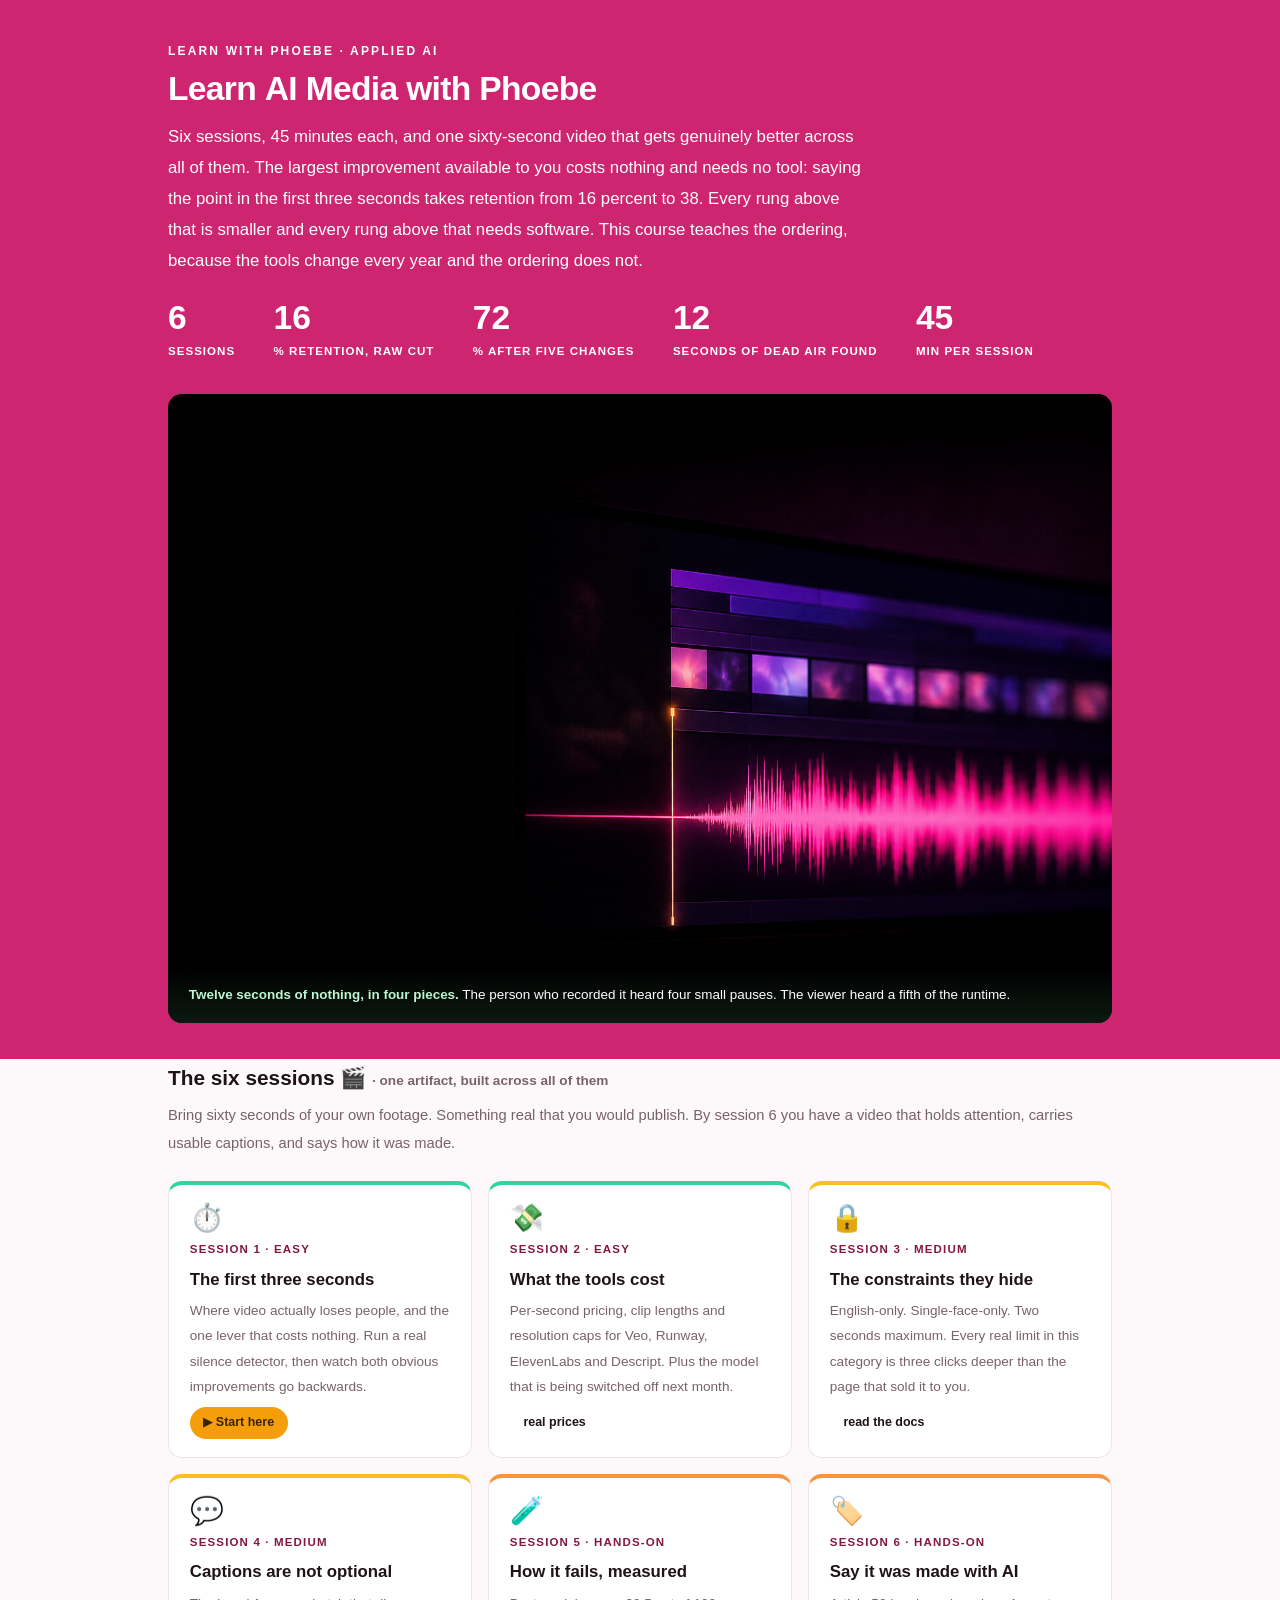
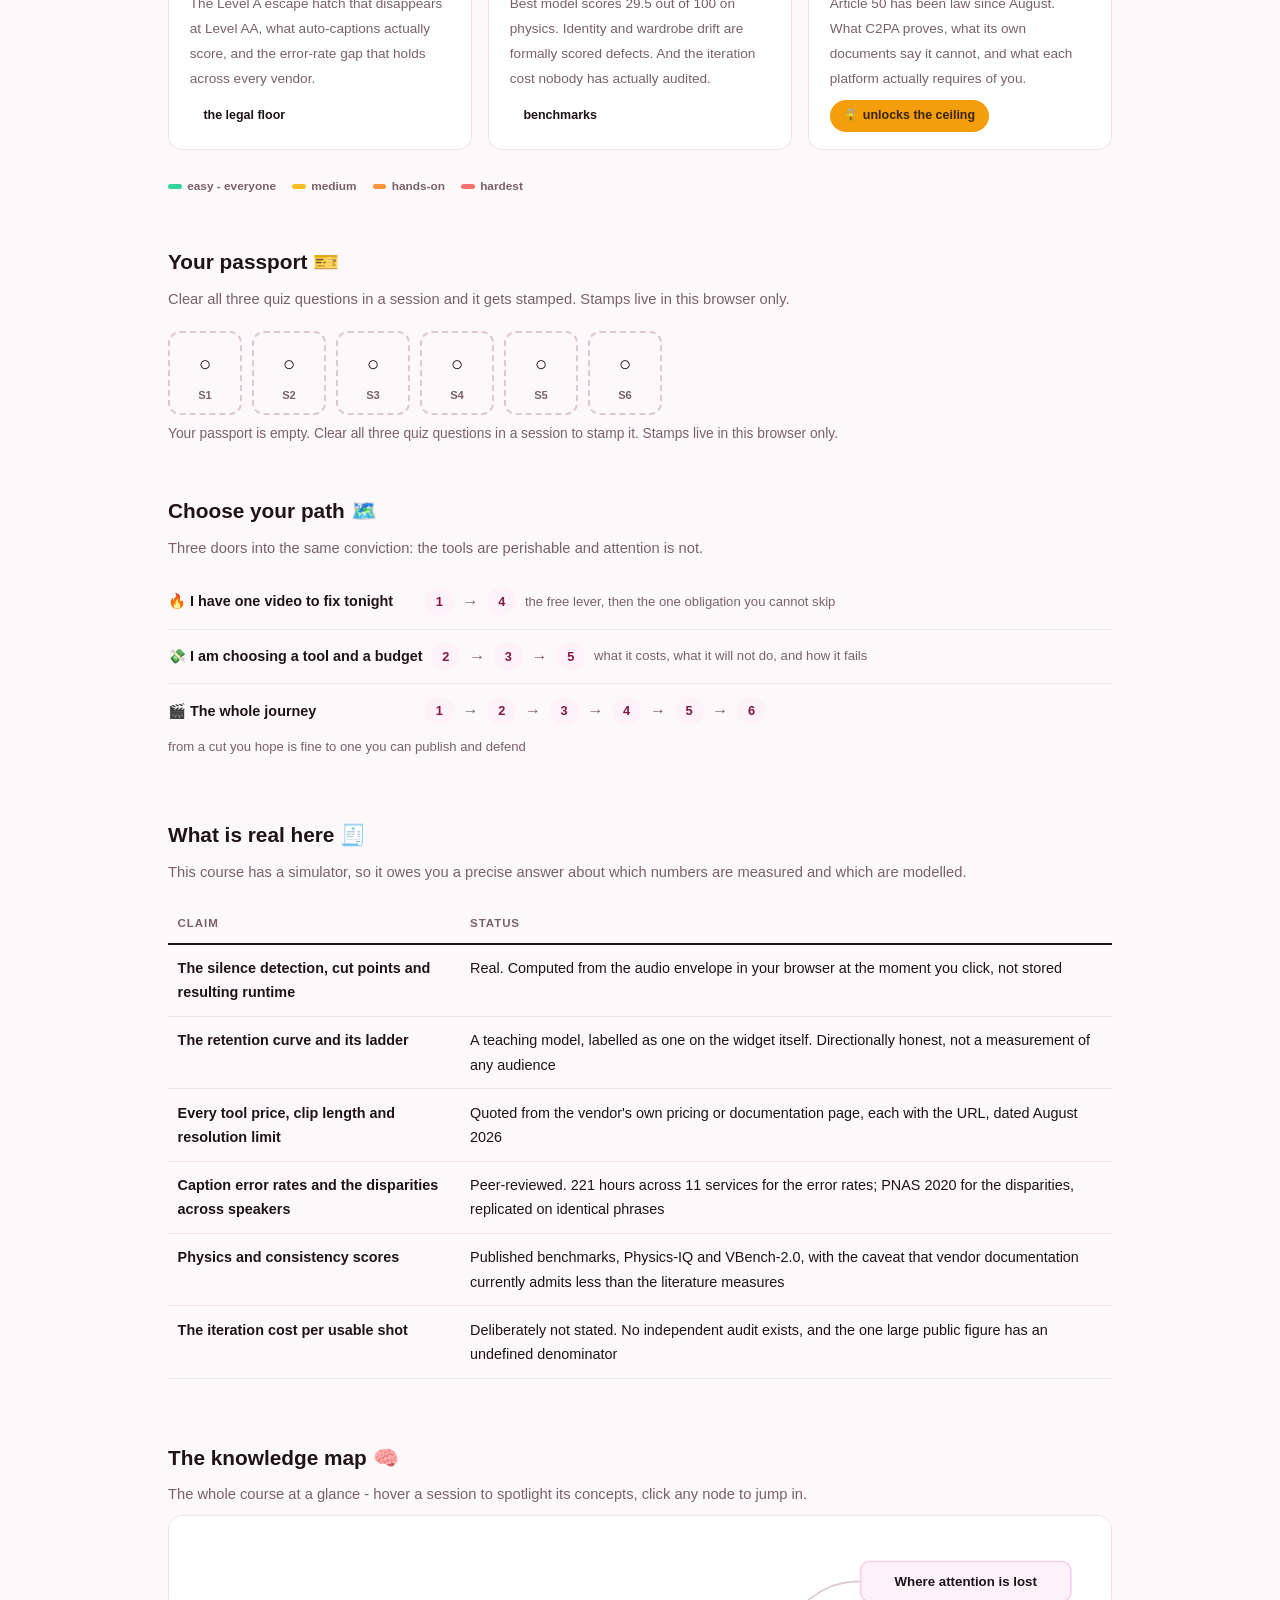
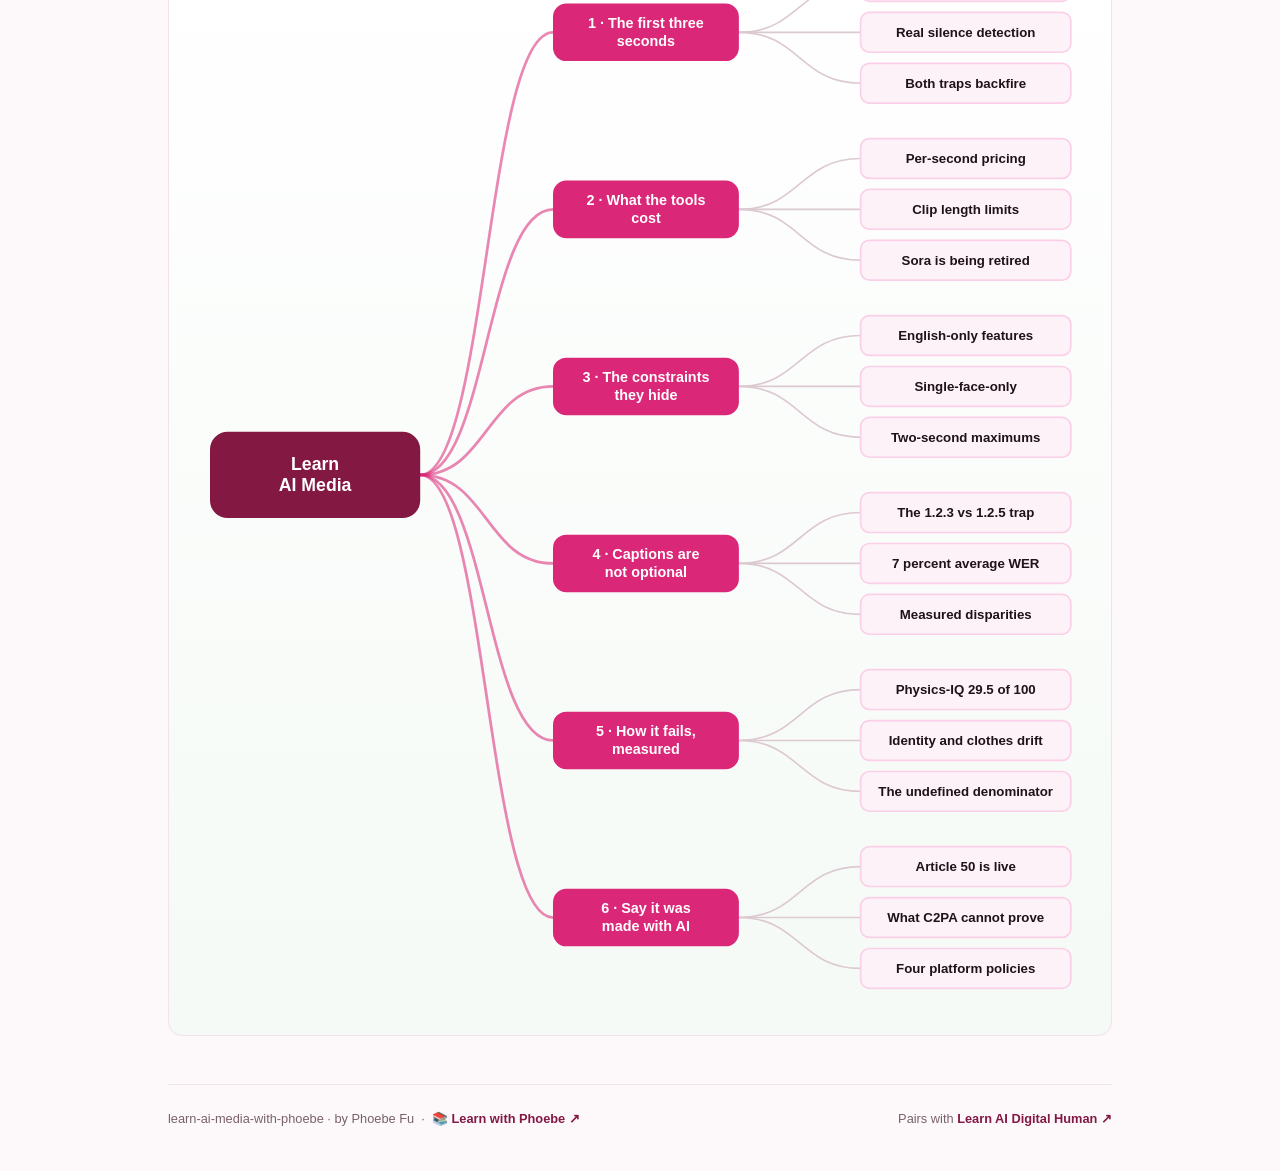
<file: index.html>
<!DOCTYPE html>
<html lang="en">
<head>
<meta charset="UTF-8">
<meta name="viewport" content="width=device-width, initial-scale=1.0">
<!-- social:start -->
<meta name="description" content="Six sessions on AI audio and video. Run real silence detection in your browser, climb a retention ladder from 16 to 72 percent, and learn the constraints the feature pages never mention. Free, by Phoebe Fu.">
<meta property="og:type" content="website">
<meta property="og:site_name" content="Learn with Phoebe">
<meta property="og:title" content="Learn AI Media with Phoebe">
<meta property="og:description" content="Six sessions, one video you can defend. Real silence detection in your browser, and the tool limits nobody advertises.">
<meta property="og:url" content="https://phoebefu6.github.io/learn-ai-media-with-phoebe/">
<meta property="og:image" content="https://phoebefu6.github.io/learn-ai-media-with-phoebe/assets/og-cover.png">
<meta name="twitter:card" content="summary_large_image">
<meta name="twitter:title" content="Learn AI Media with Phoebe">
<meta name="twitter:description" content="The biggest lever is free. The tools have a half-life of a year. Both are measurable.">
<meta name="twitter:image" content="https://phoebefu6.github.io/learn-ai-media-with-phoebe/assets/og-cover.png">
<!-- social:end -->
<title>Learn AI Media with Phoebe</title>
<link rel="stylesheet" href="assets/style.css?v=24">
<style>

  .stats-row { display: flex; gap: 2.4rem; margin-top: 1.5rem; flex-wrap: wrap; }
  .stat b { display: block; font-size: 2.1rem; font-weight: 800; line-height: 1.05; font-variant-numeric: tabular-nums; }
  .stat span { font-size: .72rem; opacity: 1; text-transform: uppercase; letter-spacing: .09em; font-weight: 600; }

  .course-grid { display: grid; grid-template-columns: repeat(auto-fit, minmax(17rem, 1fr)); gap: 1rem; margin-top: 1.5rem; }
  .course-card {
    border: 1px solid var(--hairline);
    border-top: 4px solid var(--diff, var(--indigo));
    border-radius: var(--radius);
    padding: 1.2rem 1.3rem 1.1rem;
    display: flex;
    flex-direction: column;
    gap: .5rem;
    text-decoration: none;
    color: var(--ink);
    background: #fff;
    transition: box-shadow .15s ease, border-color .15s ease, transform .15s ease;
    position: relative;
  }
  .course-card:hover { border-color: var(--indigo-soft); border-top-color: var(--diff, var(--indigo)); box-shadow: 0 8px 28px rgba(21,128,61,.14); transform: translateY(-3px); }
  .course-card .cicon { font-size: 1.7rem; line-height: 1; }
  .course-card .cnum { font-size: .72rem; font-weight: 700; color: var(--indigo); text-transform: uppercase; letter-spacing: .1em; }
  .course-card h3 { font-size: 1.05rem; font-weight: 800; line-height: 1.3; }
  .course-card p { font-size: .85rem; color: var(--muted); flex: 1; }
  .course-card .meta { display: flex; gap: .4rem; flex-wrap: wrap; }

  .diff-legend { display: flex; gap: 1rem; margin-top: 1.6rem; font-size: .74rem; color: var(--muted); font-weight: 600; flex-wrap: wrap; }
  .diff-legend i { display: inline-block; width: .85rem; height: .35rem; border-radius: 999px; margin-right: .35rem; vertical-align: middle; }

  .paths { margin-top: 2.6rem; }
  .paths h2 { font-size: 1.3rem; font-weight: 800; margin-bottom: .3rem; }
  .paths .plede { color: var(--muted); font-size: .92rem; margin-bottom: .8rem; }
  .path { display: flex; gap: .55rem; align-items: center; padding: .75rem 0; border-bottom: .5px solid var(--hairline); flex-wrap: wrap; }
  .path:last-child { border-bottom: none; }
  .path b { min-width: 15.5rem; font-size: .9rem; }
  .path .pstep { background: var(--indigo-50); color: var(--indigo-deep); border-radius: 999px; padding: .16rem .68rem; font-weight: 700; font-size: .8rem; text-decoration: none; transition: all .12s ease; }
  .path .pstep:hover { background: var(--indigo); color: #fff; }
  .path .parr { color: var(--muted); font-weight: 700; }

  .mm-section { margin-top: 1.6rem; }
  .mm-section h2 { font-size: 1.3rem; font-weight: 800; margin-bottom: .2rem; }
  .mm-section .mm-lede { color: var(--muted); font-size: .92rem; margin-bottom: .4rem; }
  .mm-wrap { border: 1px solid var(--hairline); border-radius: var(--radius); background: linear-gradient(180deg,#fff,#F5FAF6); padding: .6rem; overflow-x: auto; }
  .mm-svg { width: 100%; height: auto; display: block; max-width: 60rem; margin: 0 auto; min-width: 34rem; }
  .mm-link { cursor: pointer; text-decoration: none; }
  .mm-node rect { transition: opacity .15s ease, filter .15s ease; }
  .mm-node text { pointer-events: none; }
  .mm-link:hover .mm-node rect { filter: brightness(1.06); }
  .mm-edge { transition: opacity .15s ease; }

  .hero-art { position: relative; margin: 1.8rem 0 0; border-radius: var(--radius); overflow: hidden; background: #0D1A12; }
  .hero-art img { display: block; width: 100%; height: auto; }
  .hero-art figcaption {
    position: absolute; left: 0; right: 0; bottom: 0; padding: 1.1rem 1.3rem;
    background: linear-gradient(to top, rgba(13,26,18,.94), rgba(13,26,18,0));
    color: #fff; font-size: .84rem; line-height: 1.6;
  }
  .hero-art figcaption b { color: #BBF7D0; }
  @media (max-width: 720px) { .hero-art figcaption { position: static; background: #0D1A12; } }
</style>
<style>/* contrast-patch-2 */ .cnum, .course-card .cnum, .paths a, .pagefoot a, .pstep, .path .pstep { color: var(--indigo-deep); }</style>
</head>
<body>

<header class="masthead">
  <div class="wrap">
    <div class="eyebrow">Learn with Phoebe · Applied AI</div>
    <h1>Learn AI <span class="accent">Media</span> with Phoebe</h1>
    <p class="sub">Six sessions, 45 minutes each, and one sixty-second video that gets genuinely better across all of them. The largest improvement available to you costs nothing and needs no tool: saying the point in the first three seconds takes retention from 16 percent to 38. Every rung above that is smaller and every rung above that needs software. This course teaches the ordering, because the tools change every year and the ordering does not.</p>
    <div class="stats-row">
      <div class="stat"><b data-count="6">6</b><span>sessions</span></div>
      <div class="stat"><b data-count="16">16</b><span>% retention, raw cut</span></div>
      <div class="stat"><b data-count="72">72</b><span>% after five changes</span></div>
      <div class="stat"><b data-count="12">12</b><span>seconds of dead air found</span></div>
      <div class="stat"><b data-count="45">45</b><span>min per session</span></div>
    </div>
    <figure class="hero-art">
      <img src="assets/hero.png" alt="A cutting-room bench holding a long ribbon of film. Four sections have been marked with pale tape and set aside, and a pair of hands is lifting the trimmed strip back towards the light.">
      <figcaption><b>Twelve seconds of nothing, in four pieces.</b> The person who recorded it heard four small pauses. The viewer heard a fifth of the runtime.</figcaption>
    </figure>
  </div>
</header>

<main class="wrap">

  <section class="section">
    <div class="paths" style="margin-top:0">
      <h2>The six sessions 🎬 <span style="font-size:.85rem;font-weight:600;color:var(--muted)">· one artifact, built across all of them</span></h2>
      <p class="plede">Bring sixty seconds of your own footage. Something real that you would publish. By session 6 you have a video that holds attention, carries usable captions, and says how it was made.</p>
    </div>

    <div class="course-grid">
      <a class="course-card" href="courses/01-the-first-three-seconds.html" style="--diff:#34D399">
        <span class="cicon">⏱️</span>
        <span class="cnum">Session 1 · easy</span>
        <h3>The first three seconds</h3>
        <p>Where video actually loses people, and the one lever that costs nothing. Run a real silence detector, then watch both obvious improvements go backwards.</p>
        <span class="meta"><span class="pill amber">▶ Start here</span></span>
      </a>
      <a class="course-card" href="courses/02-what-the-tools-cost.html" style="--diff:#34D399">
        <span class="cicon">💸</span>
        <span class="cnum">Session 2 · easy</span>
        <h3>What the tools cost</h3>
        <p>Per-second pricing, clip lengths and resolution caps for Veo, Runway, ElevenLabs and Descript. Plus the model that is being switched off next month.</p>
        <span class="meta"><span class="pill">real prices</span></span>
      </a>
      <a class="course-card" href="courses/03-the-constraints-they-hide.html" style="--diff:#FBBF24">
        <span class="cicon">🔒</span>
        <span class="cnum">Session 3 · medium</span>
        <h3>The constraints they hide</h3>
        <p>English-only. Single-face-only. Two seconds maximum. Every real limit in this category is three clicks deeper than the page that sold it to you.</p>
        <span class="meta"><span class="pill">read the docs</span></span>
      </a>
      <a class="course-card" href="courses/04-captions-are-not-optional.html" style="--diff:#FBBF24">
        <span class="cicon">💬</span>
        <span class="cnum">Session 4 · medium</span>
        <h3>Captions are not optional</h3>
        <p>The Level A escape hatch that disappears at Level AA, what auto-captions actually score, and the error-rate gap that holds across every vendor.</p>
        <span class="meta"><span class="pill">the legal floor</span></span>
      </a>
      <a class="course-card" href="courses/05-how-it-fails-measured.html" style="--diff:#FB923C">
        <span class="cicon">🧪</span>
        <span class="cnum">Session 5 · hands-on</span>
        <h3>How it fails, measured</h3>
        <p>Best model scores 29.5 out of 100 on physics. Identity and wardrobe drift are formally scored defects. And the iteration cost nobody has actually audited.</p>
        <span class="meta"><span class="pill">benchmarks</span></span>
      </a>
      <a class="course-card" href="courses/06-say-it-was-made-with-ai.html" style="--diff:#FB923C">
        <span class="cicon">🏷️</span>
        <span class="cnum">Session 6 · hands-on</span>
        <h3>Say it was made with AI</h3>
        <p>Article 50 has been law since August. What C2PA proves, what its own documents say it cannot, and what each platform actually requires of you.</p>
        <span class="meta"><span class="pill amber">🔒 unlocks the ceiling</span></span>
      </a>
    </div>

    <div class="diff-legend">
      <span><i style="background:#34D399"></i>easy - everyone</span>
      <span><i style="background:#FBBF24"></i>medium</span>
      <span><i style="background:#FB923C"></i>hands-on</span>
      <span><i style="background:#F87171"></i>hardest</span>
    </div>
  </section>

  <section class="section">
    <div class="paths" style="margin-top:0">
      <h2>Your passport 🎫</h2>
      <p class="plede">Clear all three quiz questions in a session and it gets stamped. Stamps live in this browser only.</p>
    </div>
    <div class="pp-strip"></div>
  </section>

  <section class="section">
    <div class="paths">
      <h2>Choose your path 🗺️</h2>
      <p class="plede">Three doors into the same conviction: the tools are perishable and attention is not.</p>
      <div class="path"><b>🔥 I have one video to fix tonight</b>
        <a class="pstep" href="courses/01-the-first-three-seconds.html">1</a><span class="parr">→</span>
        <a class="pstep" href="courses/04-captions-are-not-optional.html">4</a>
        <span style="font-size:.82rem;color:var(--muted)">the free lever, then the one obligation you cannot skip</span>
      </div>
      <div class="path"><b>💸 I am choosing a tool and a budget</b>
        <a class="pstep" href="courses/02-what-the-tools-cost.html">2</a><span class="parr">→</span>
        <a class="pstep" href="courses/03-the-constraints-they-hide.html">3</a><span class="parr">→</span>
        <a class="pstep" href="courses/05-how-it-fails-measured.html">5</a>
        <span style="font-size:.82rem;color:var(--muted)">what it costs, what it will not do, and how it fails</span>
      </div>
      <div class="path"><b>🎬 The whole journey</b>
        <a class="pstep" href="courses/01-the-first-three-seconds.html">1</a><span class="parr">→</span>
        <a class="pstep" href="courses/02-what-the-tools-cost.html">2</a><span class="parr">→</span>
        <a class="pstep" href="courses/03-the-constraints-they-hide.html">3</a><span class="parr">→</span>
        <a class="pstep" href="courses/04-captions-are-not-optional.html">4</a><span class="parr">→</span>
        <a class="pstep" href="courses/05-how-it-fails-measured.html">5</a><span class="parr">→</span>
        <a class="pstep" href="courses/06-say-it-was-made-with-ai.html">6</a>
        <span style="font-size:.82rem;color:var(--muted)">from a cut you hope is fine to one you can publish and defend</span>
      </div>
    </div>
  </section>

  <section class="section">
    <div class="paths" style="margin-top:0">
      <h2>What is real here 🧾</h2>
      <p class="plede">This course has a simulator, so it owes you a precise answer about which numbers are measured and which are modelled.</p>
    </div>
    <table class="clean">
      <tr><th>Claim</th><th>Status</th></tr>
      <tr><td>The silence detection, cut points and resulting runtime</td><td>Real. Computed from the audio envelope in your browser at the moment you click, not stored</td></tr>
      <tr><td>The retention curve and its ladder</td><td>A teaching model, labelled as one on the widget itself. Directionally honest, not a measurement of any audience</td></tr>
      <tr><td>Every tool price, clip length and resolution limit</td><td>Quoted from the vendor's own pricing or documentation page, each with the URL, dated August 2026</td></tr>
      <tr><td>Caption error rates and the disparities across speakers</td><td>Peer-reviewed. 221 hours across 11 services for the error rates; PNAS 2020 for the disparities, replicated on identical phrases</td></tr>
      <tr><td>Physics and consistency scores</td><td>Published benchmarks, Physics-IQ and VBench-2.0, with the caveat that vendor documentation currently admits less than the literature measures</td></tr>
      <tr><td>The iteration cost per usable shot</td><td>Deliberately not stated. No independent audit exists, and the one large public figure has an undefined denominator</td></tr>
    </table>
  </section>

  <section class="section mm-section">
    <h2>The knowledge map 🧠</h2>
    <p class="mm-lede">The whole course at a glance - hover a session to spotlight its concepts, click any node to jump in.</p>
    <div class="mm-wrap"><div id="mindmap"></div></div>
  </section>

  <footer class="pagefoot">
    <span>learn-ai-media-with-phoebe · by Phoebe Fu &nbsp;·&nbsp; 📚 <a href="https://phoebefu6.github.io/learn-with-phoebe/">Learn with Phoebe ↗</a></span>
    <span>Pairs with <a href="https://phoebefu6.github.io/learn-ai-digital-human-with-phoebe/">Learn AI Digital Human ↗</a></span>
  </footer>

</main>

<script>
window.MINDMAP_DATA = {
  "title": "Learn\nAI Media",
  "centerColor": "#831843",
  "sessions": [
    {
      "label": "The first three\nseconds",
      "href": "courses/01-the-first-three-seconds.html",
      "color": "#34D399",
      "concepts": [
        {
          "label": "Where attention is lost",
          "href": "courses/01-the-first-three-seconds.html"
        },
        {
          "label": "Real silence detection",
          "href": "courses/01-the-first-three-seconds.html"
        },
        {
          "label": "Both traps backfire",
          "href": "courses/01-the-first-three-seconds.html"
        }
      ]
    },
    {
      "label": "What the tools\ncost",
      "href": "courses/02-what-the-tools-cost.html",
      "color": "#34D399",
      "concepts": [
        {
          "label": "Per-second pricing",
          "href": "courses/02-what-the-tools-cost.html"
        },
        {
          "label": "Clip length limits",
          "href": "courses/02-what-the-tools-cost.html"
        },
        {
          "label": "Sora is being retired",
          "href": "courses/02-what-the-tools-cost.html"
        }
      ]
    },
    {
      "label": "The constraints\nthey hide",
      "href": "courses/03-the-constraints-they-hide.html",
      "color": "#FBBF24",
      "concepts": [
        {
          "label": "English-only features",
          "href": "courses/03-the-constraints-they-hide.html"
        },
        {
          "label": "Single-face-only",
          "href": "courses/03-the-constraints-they-hide.html"
        },
        {
          "label": "Two-second maximums",
          "href": "courses/03-the-constraints-they-hide.html"
        }
      ]
    },
    {
      "label": "Captions are\nnot optional",
      "href": "courses/04-captions-are-not-optional.html",
      "color": "#FBBF24",
      "concepts": [
        {
          "label": "The 1.2.3 vs 1.2.5 trap",
          "href": "courses/04-captions-are-not-optional.html"
        },
        {
          "label": "7 percent average WER",
          "href": "courses/04-captions-are-not-optional.html"
        },
        {
          "label": "Measured disparities",
          "href": "courses/04-captions-are-not-optional.html"
        }
      ]
    },
    {
      "label": "How it fails,\nmeasured",
      "href": "courses/05-how-it-fails-measured.html",
      "color": "#FB923C",
      "concepts": [
        {
          "label": "Physics-IQ 29.5 of 100",
          "href": "courses/05-how-it-fails-measured.html"
        },
        {
          "label": "Identity and clothes drift",
          "href": "courses/05-how-it-fails-measured.html"
        },
        {
          "label": "The undefined denominator",
          "href": "courses/05-how-it-fails-measured.html"
        }
      ]
    },
    {
      "label": "Say it was\nmade with AI",
      "href": "courses/06-say-it-was-made-with-ai.html",
      "color": "#FB923C",
      "concepts": [
        {
          "label": "Article 50 is live",
          "href": "courses/06-say-it-was-made-with-ai.html"
        },
        {
          "label": "What C2PA cannot prove",
          "href": "courses/06-say-it-was-made-with-ai.html"
        },
        {
          "label": "Four platform policies",
          "href": "courses/06-say-it-was-made-with-ai.html"
        }
      ]
    }
  ]
};
</script>
<script src="assets/mindmap.js?v=1"></script>
<script src="assets/app.js?v=22"></script>
</body>
</html>
</file>
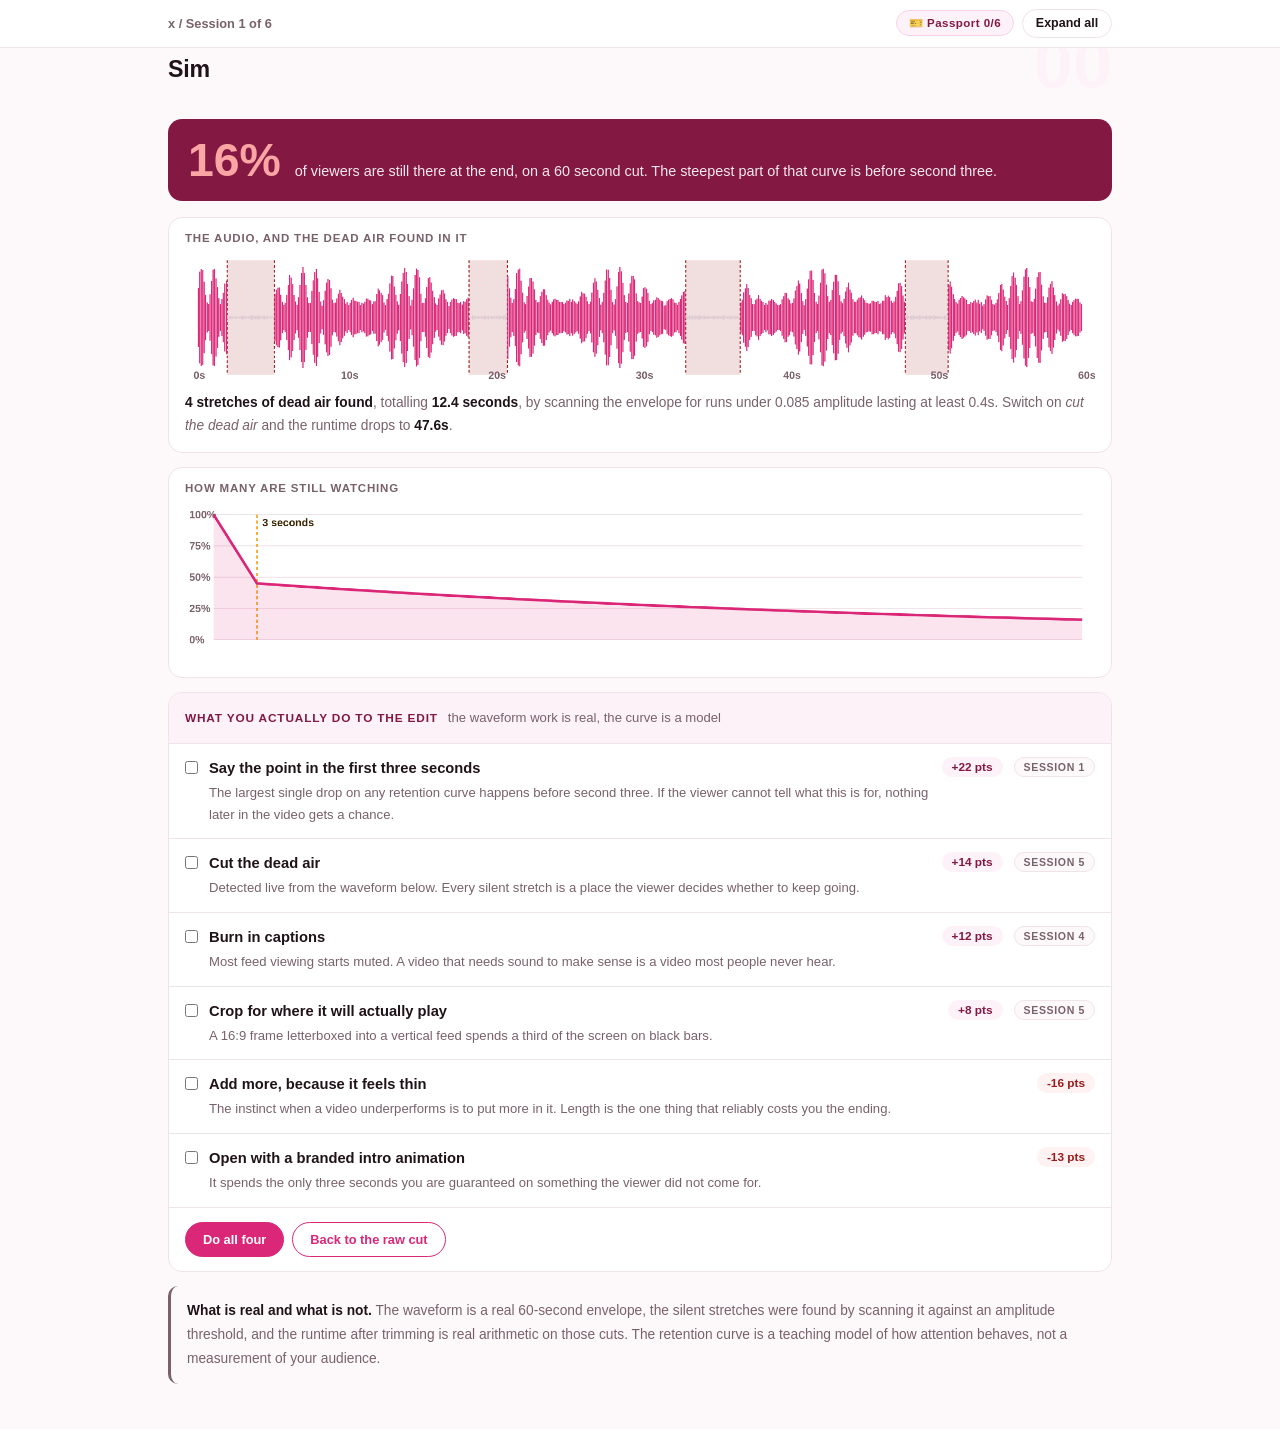
<file: _simtest.html>
<!DOCTYPE html><html lang="en"><head><meta charset="utf-8">
<meta name="viewport" content="width=device-width,initial-scale=1"><title>sim test</title>
<link rel="stylesheet" href="assets/style.css?v=6"></head><body>
<div class="toolbar"><div class="wrap"><span class="crumb">x / Session 1 of 6</span>
<button class="btn" id="toggle-all">Expand all</button></div></div>
<main class="wrap"><section class="section" id="sim"><div class="section-kicker"><h2>Sim</h2></div>
<div id="media-live"></div></section></main>
<script src="assets/app.js?v=1"></script><script src="assets/media-live.js?v=1"></script></body></html>
</file>
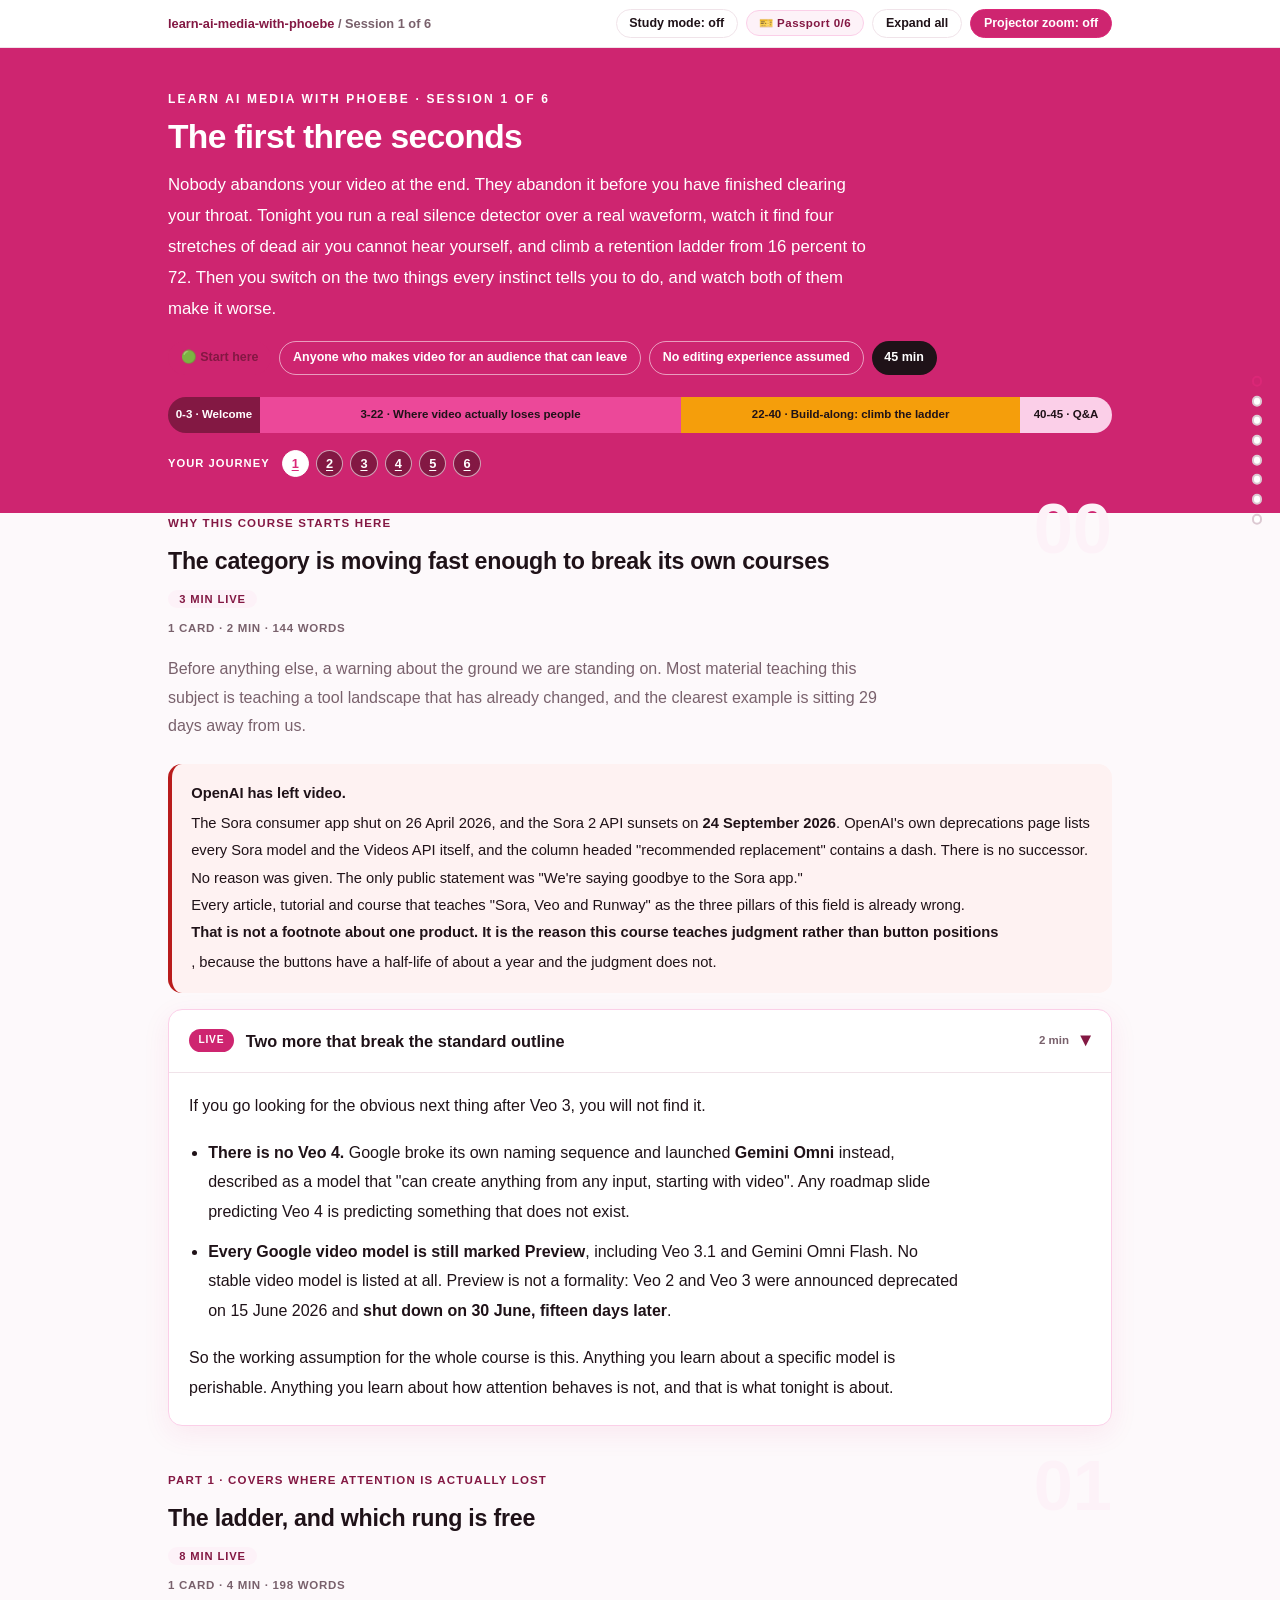
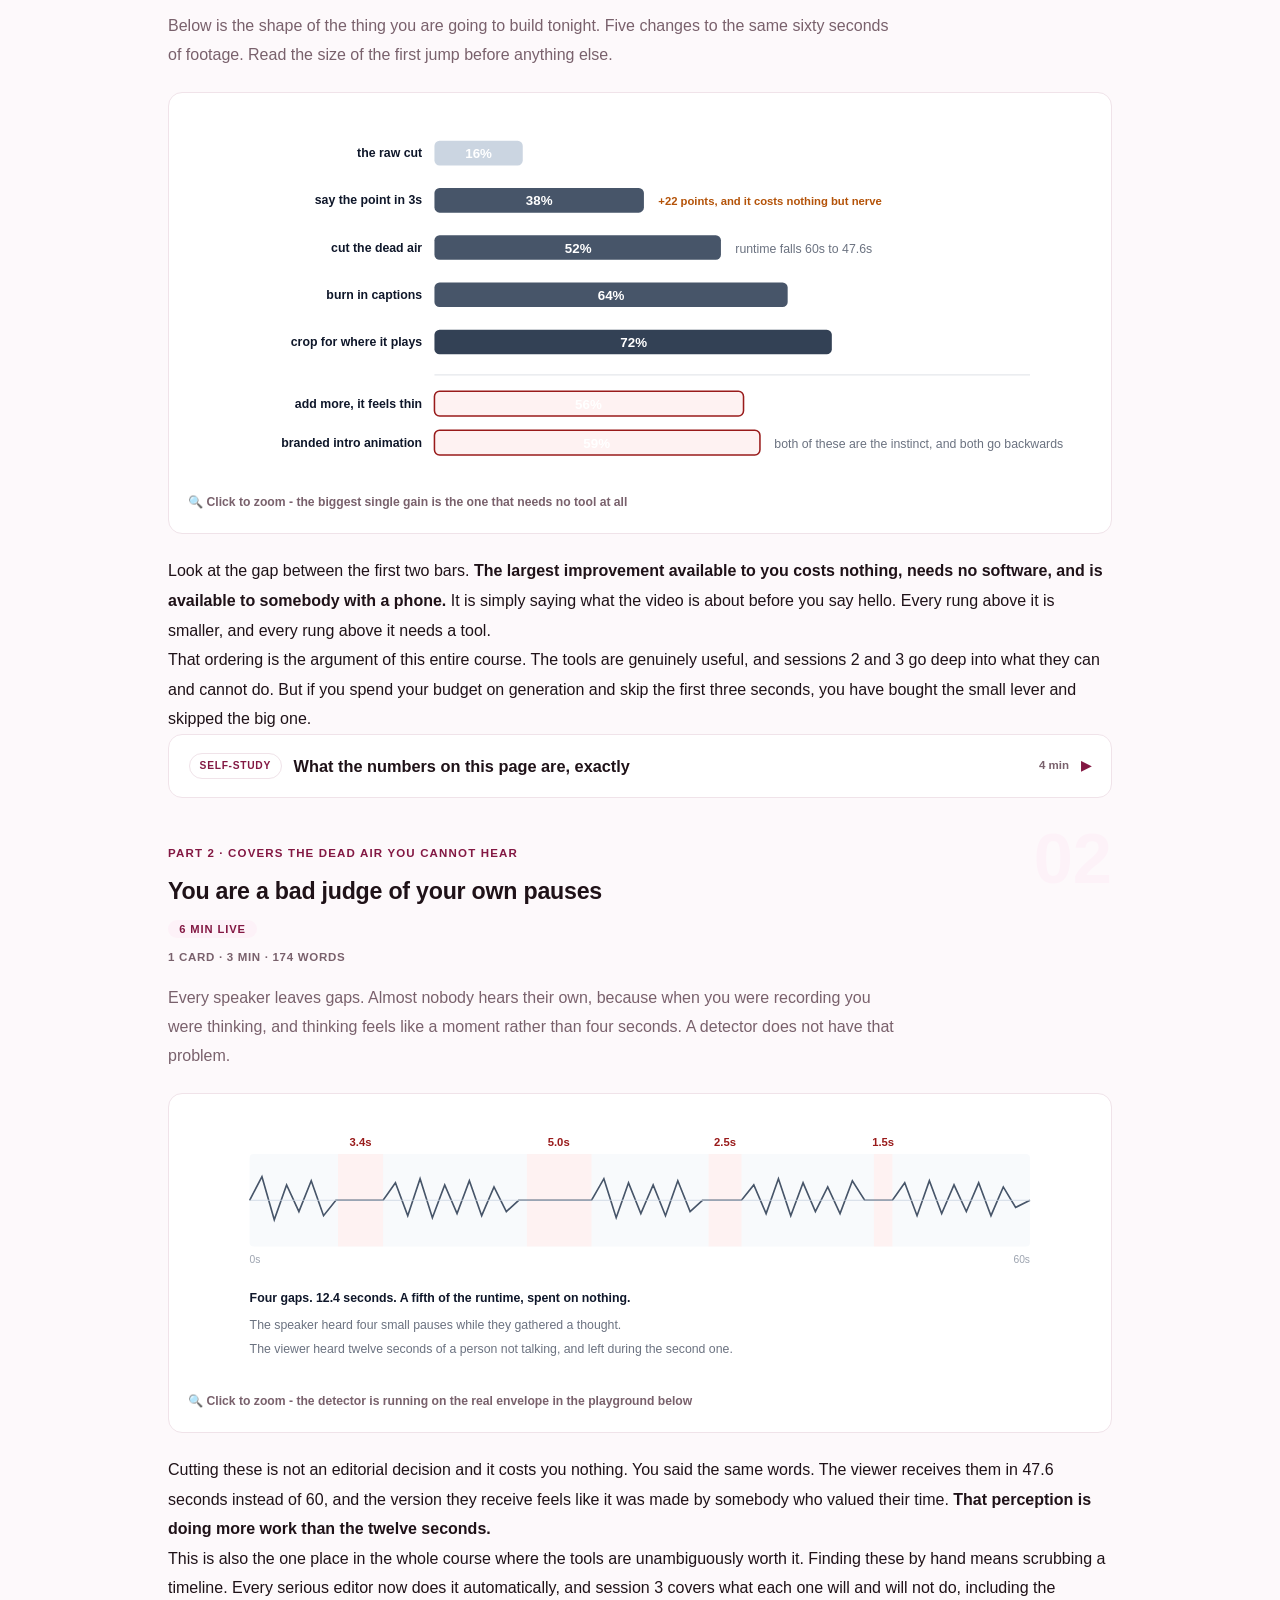
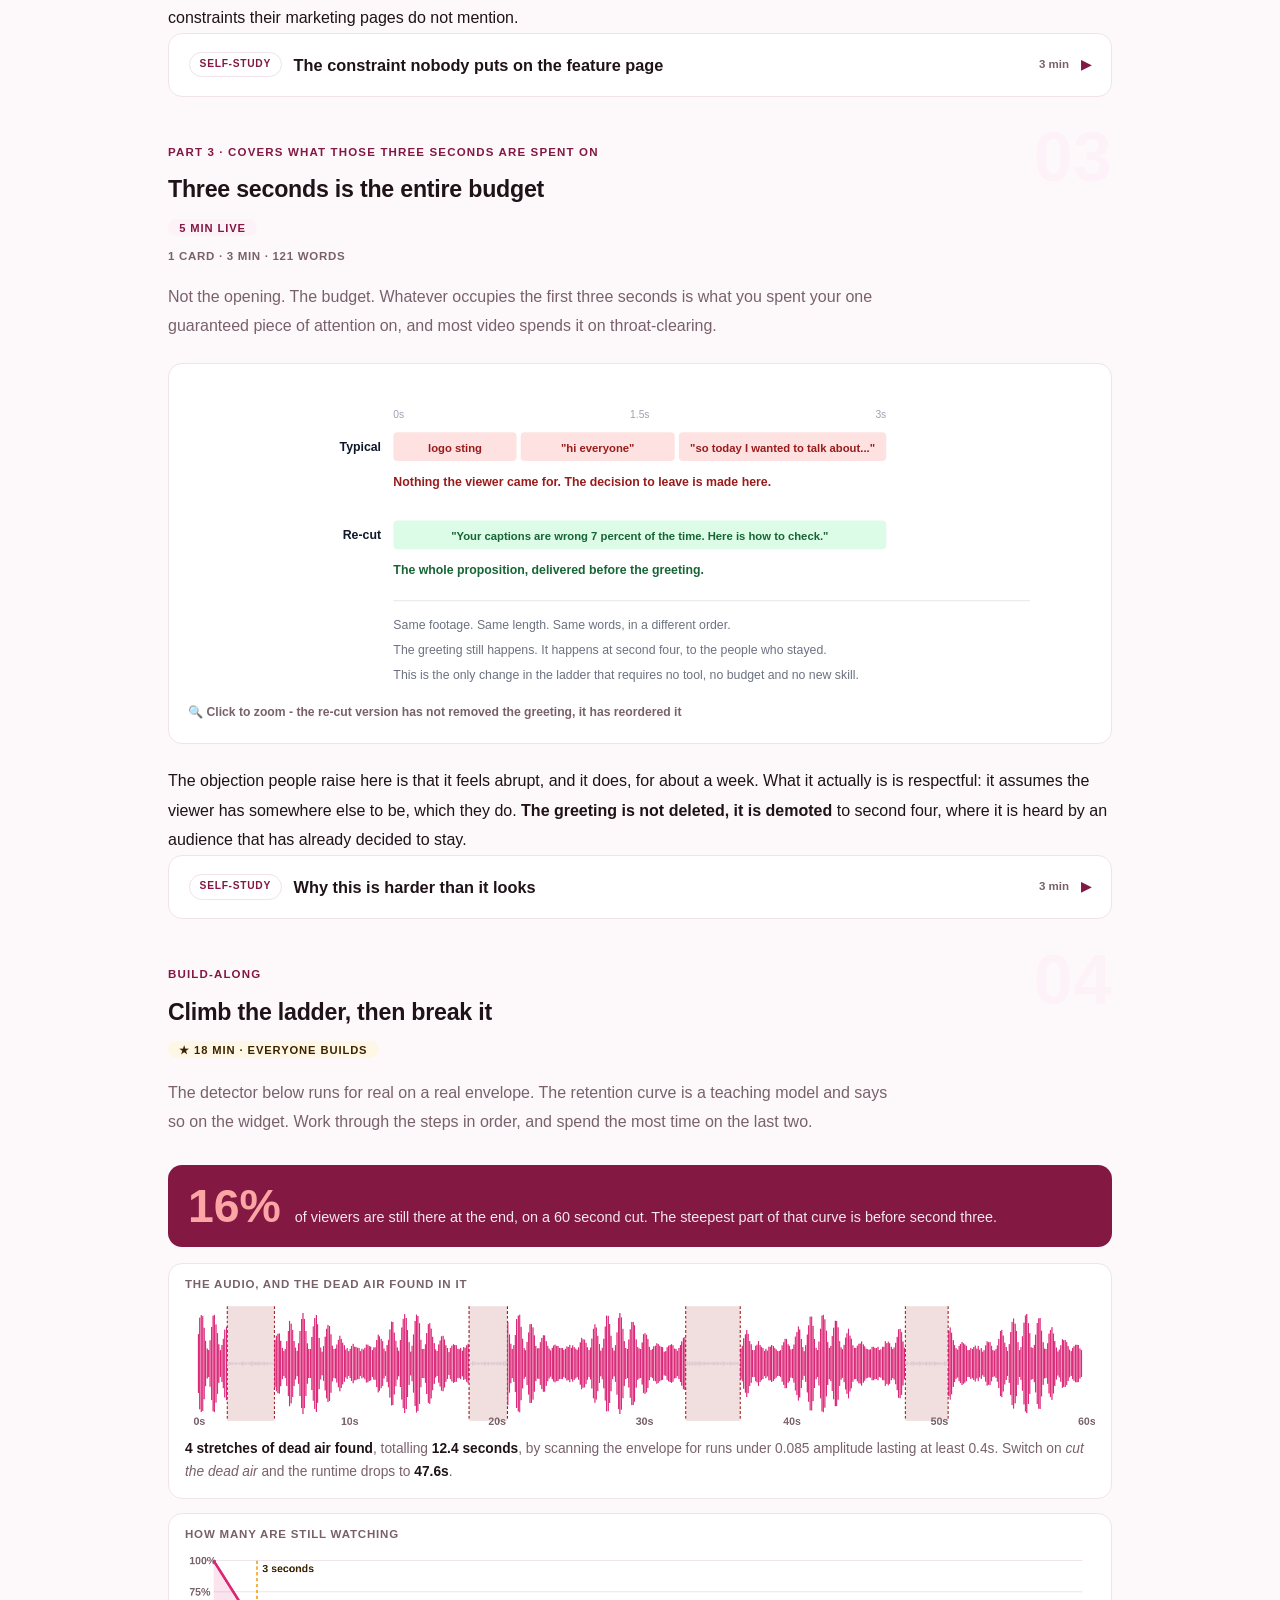
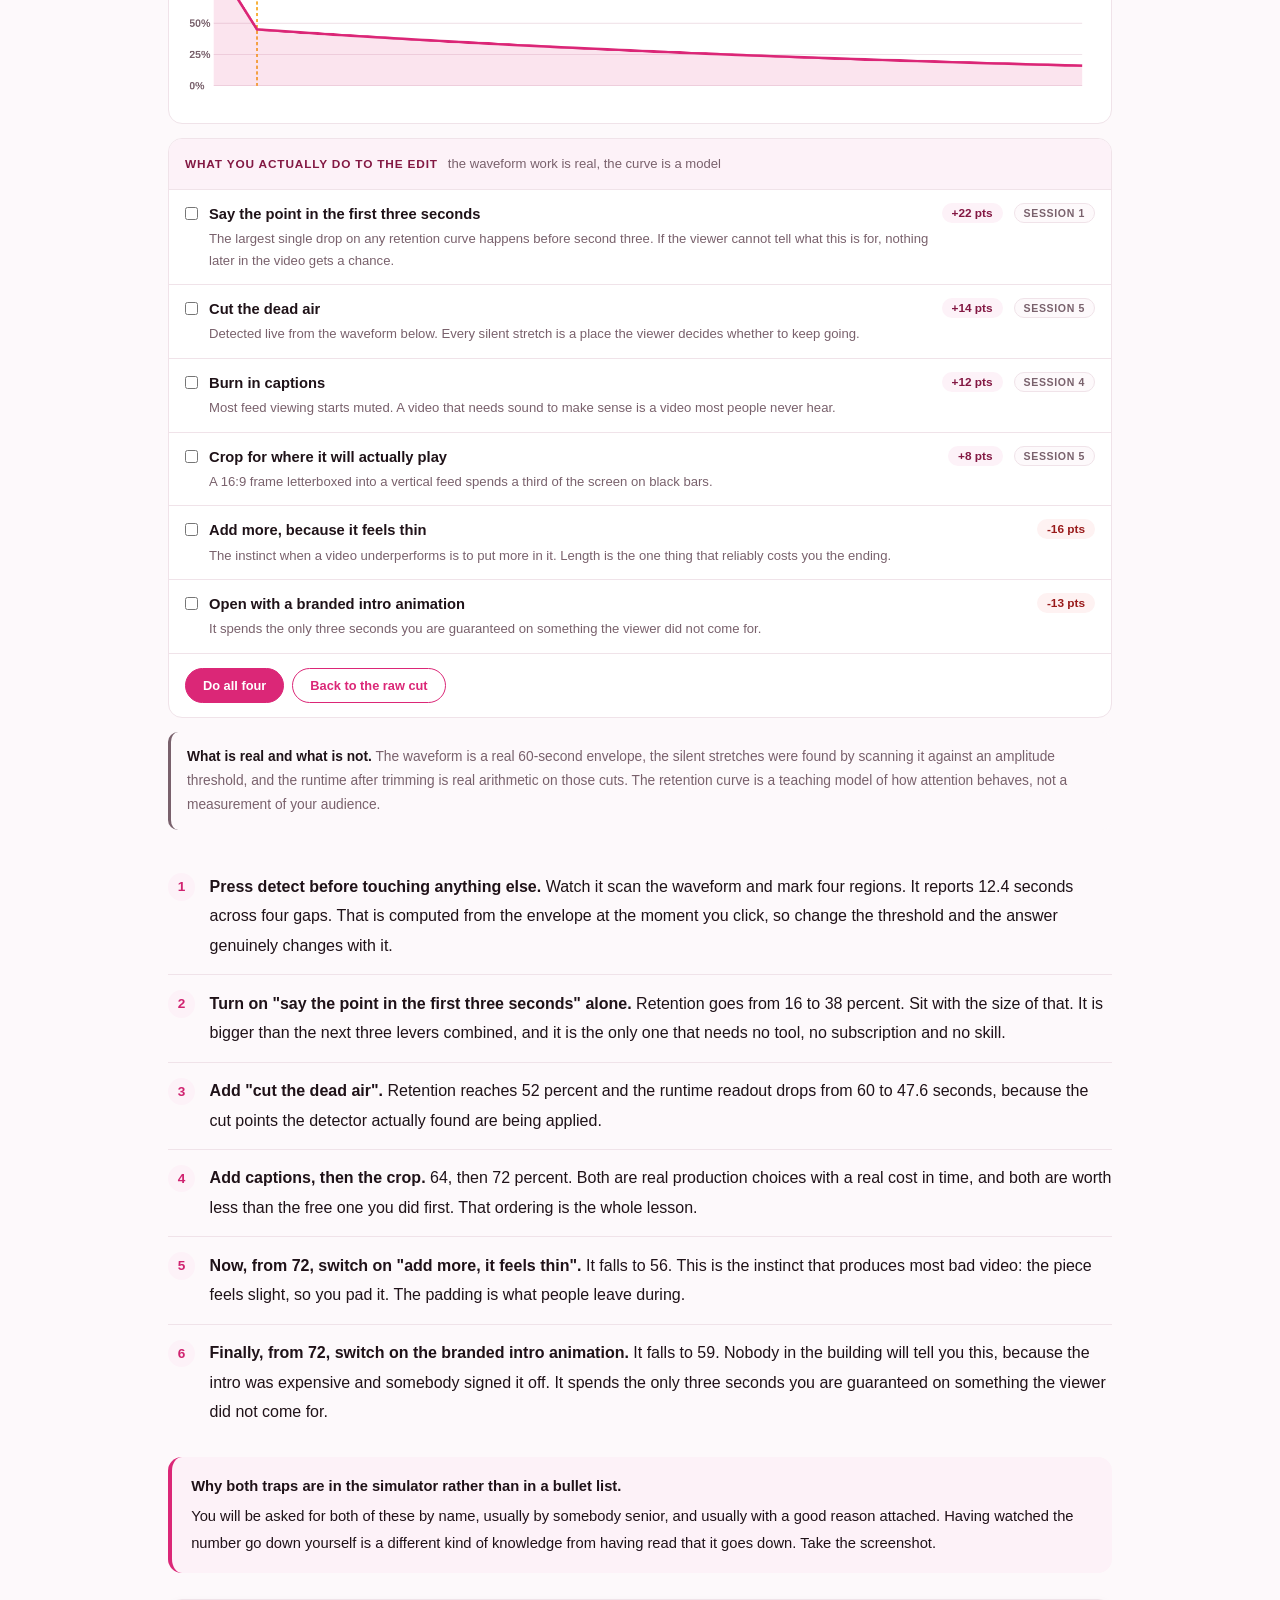
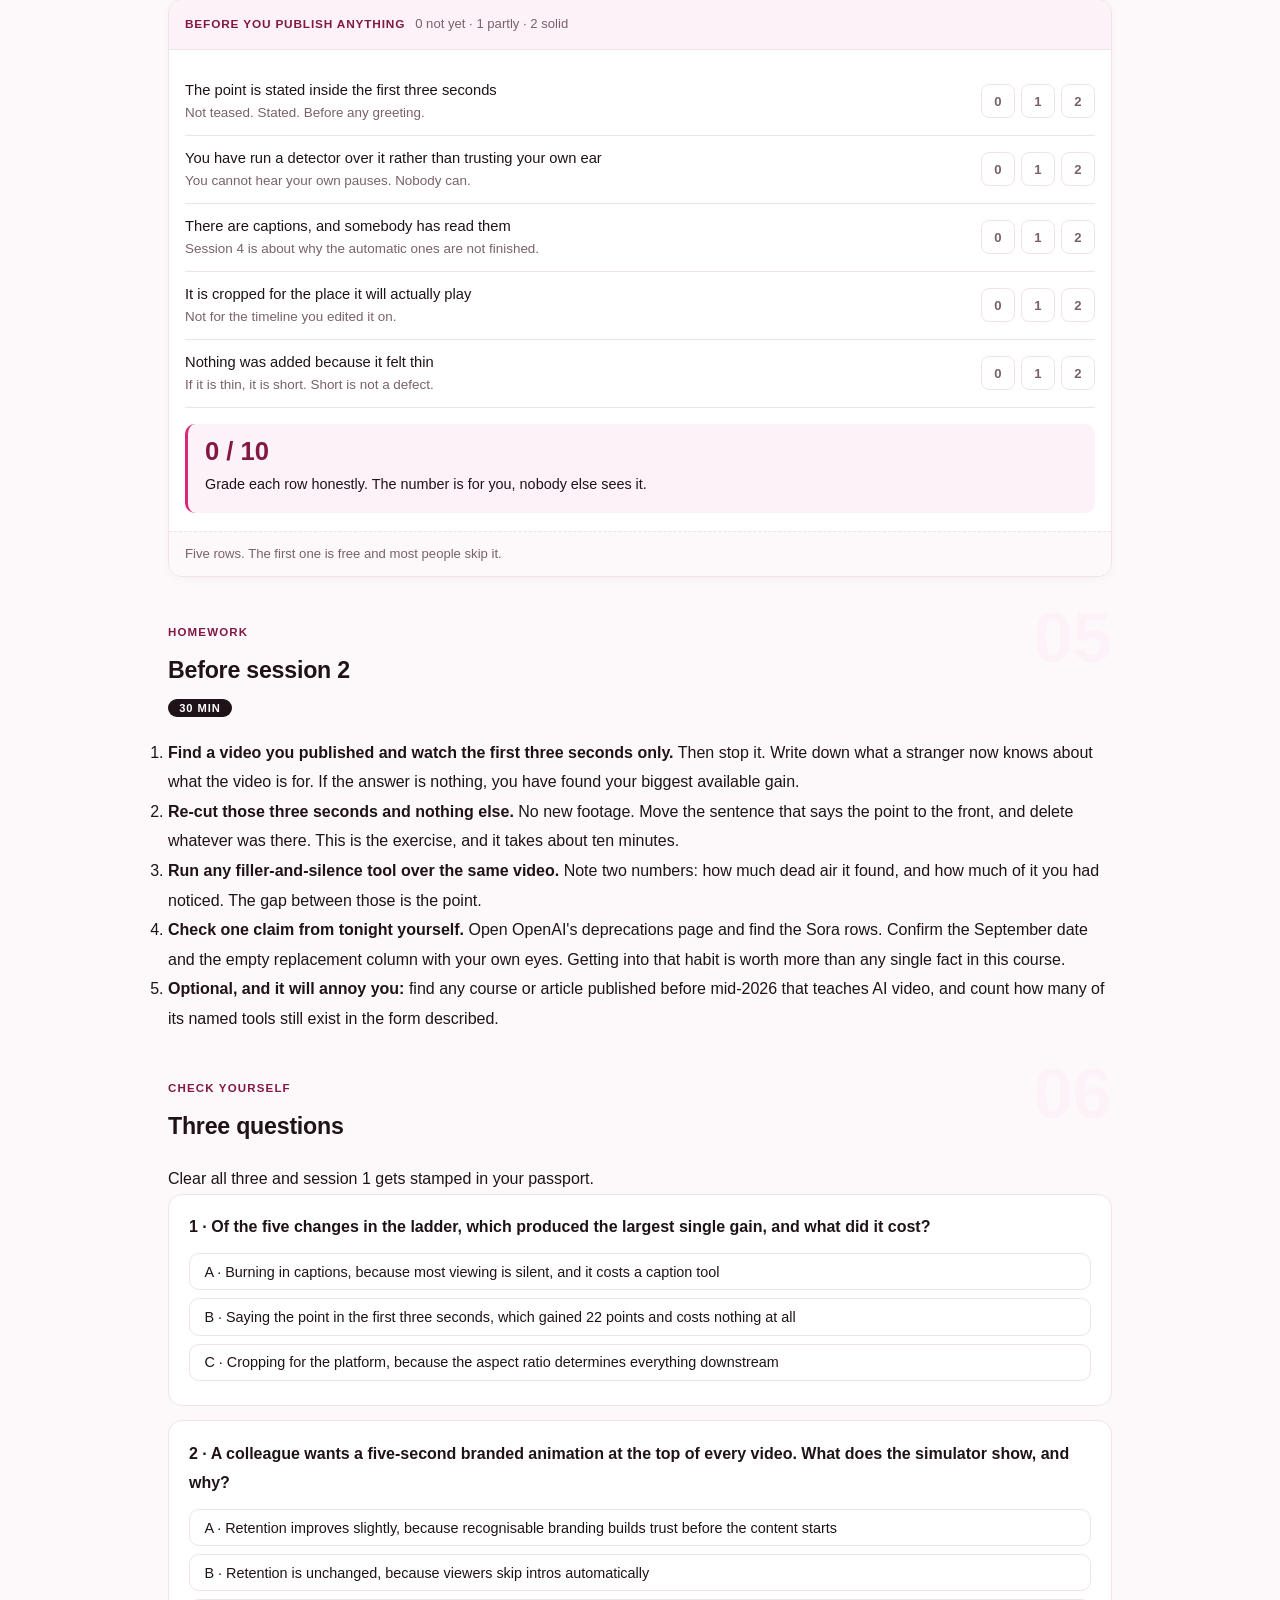
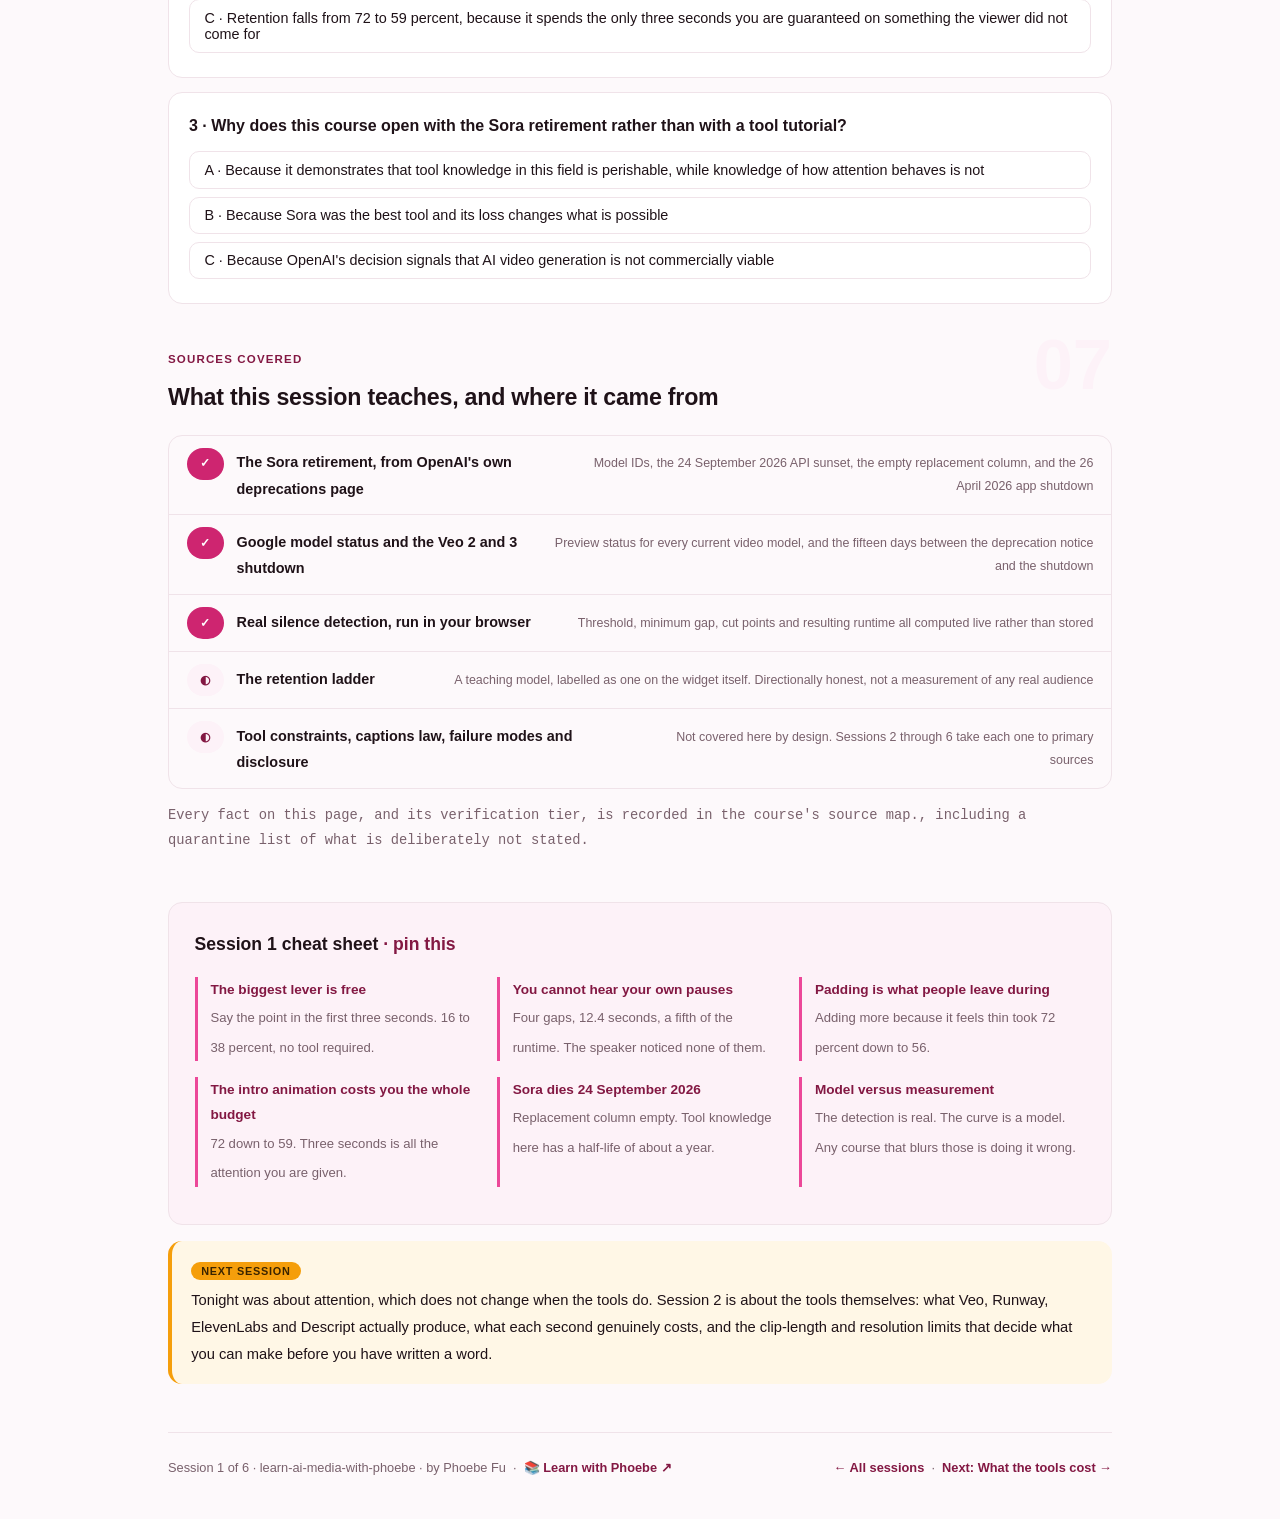
<file: courses/01-the-first-three-seconds.html>
<!DOCTYPE html>
<html lang="en">
<head>
<meta charset="UTF-8">
<meta name="viewport" content="width=device-width, initial-scale=1.0">
<!-- social:start -->
<meta name="description" content="Session 1 of 6. Your video does not lose people at the end. It loses them in the first three seconds. Find the dead air in a real waveform, watch the retention ladder climb from 16 to 72 percent, and see both obvious improvements backfire.">
<meta property="og:type" content="article">
<meta property="og:site_name" content="Learn with Phoebe">
<meta property="og:title" content="The first three seconds - learn ai media with phoebe">
<meta property="og:description" content="Session 1 of 6. Real silence detection on a real waveform, and the retention ladder from 16 to 72 percent.">
<meta property="og:url" content="https://phoebefu6.github.io/learn-ai-media-with-phoebe/courses/01-the-first-three-seconds.html">
<meta property="og:image" content="https://phoebefu6.github.io/learn-ai-media-with-phoebe/assets/og-cover.png">
<meta property="og:image:width" content="1200">
<meta property="og:image:height" content="630">
<meta name="twitter:card" content="summary_large_image">
<meta name="twitter:title" content="The first three seconds - learn ai media with phoebe">
<meta name="twitter:description" content="Session 1 of 6. Where video actually loses people, measured rather than guessed.">
<meta name="twitter:image" content="https://phoebefu6.github.io/learn-ai-media-with-phoebe/assets/og-cover.png">
<!-- social:end -->
<title>Session 1 · The first three seconds - learn ai media with phoebe</title>
<link rel="stylesheet" href="../assets/style.css?v=24">
</head>
<body>

<div class="toolbar">
  <div class="wrap">
    <span class="crumb"><a href="../index.html">learn-ai-media-with-phoebe</a> / Session 1 of 6</span>
    <button class="btn" id="toggle-all" type="button">Expand all</button>
    <button class="btn primary" id="zoom-toggle" type="button">Projector zoom: off</button>
  </div>
</div>

<header class="masthead">
  <div class="wrap">
    <div class="eyebrow">Learn AI Media with Phoebe · Session 1 of 6</div>
    <h1>The first <span class="accent">three seconds</span></h1>
    <p class="sub">Nobody abandons your video at the end. They abandon it before you have finished clearing your throat. Tonight you run a real silence detector over a real waveform, watch it find four stretches of dead air you cannot hear yourself, and climb a retention ladder from 16 percent to 72. Then you switch on the two things every instinct tells you to do, and watch both of them make it worse.</p>
    <div class="chip-row">
      <span class="chip level">🟢 Start here</span>
      <span class="chip audience">Anyone who makes video for an audience that can leave</span>
      <span class="chip audience">No editing experience assumed</span>
      <span class="chip time">45 min</span>
    </div>
    <div class="agenda">
      <span class="a1" style="flex:1">0-3 · Welcome</span>
      <span class="a2" style="flex:5">3-22 · Where video actually loses people</span>
      <span class="a3" style="flex:4">22-40 · Build-along: climb the ladder</span>
      <span class="a4" style="flex:1">40-45 · Q&amp;A</span>
    </div>
  </div>
</header>

<main class="wrap">

  <!-- ============ INTRO ============ -->
  <section class="section" id="intro">
    <div class="section-kicker">
      <span class="klabel">Why this course starts here</span>
      <h2>The category is moving fast enough to break its own courses</h2>
      <span class="tag concept">3 min live</span>
    </div>
    <p class="lede">Before anything else, a warning about the ground we are standing on. Most material teaching this subject is teaching a tool landscape that has already changed, and the clearest example is sitting 29 days away from us.</p>

    <div class="callout warn">
      <p><strong>OpenAI has left video.</strong> The Sora consumer app shut on 26 April 2026, and the Sora 2 API sunsets on <strong>24 September 2026</strong>. OpenAI's own deprecations page lists every Sora model and the Videos API itself, and the column headed "recommended replacement" contains a dash. There is no successor. No reason was given. The only public statement was "We're saying goodbye to the Sora app."</p>
      <p>Every article, tutorial and course that teaches "Sora, Veo and Runway" as the three pillars of this field is already wrong. <strong>That is not a footnote about one product. It is the reason this course teaches judgment rather than button positions</strong>, because the buttons have a half-life of about a year and the judgment does not.</p>
    </div>

    <details class="card" open>
      <summary><span class="mode live">Live</span>Two more that break the standard outline<span class="mini">2 min</span><span class="caret">▶</span></summary>
      <div class="body">
        <p>If you go looking for the obvious next thing after Veo 3, you will not find it.</p>
        <ul>
          <li><strong>There is no Veo 4.</strong> Google broke its own naming sequence and launched <strong>Gemini Omni</strong> instead, described as a model that "can create anything from any input, starting with video". Any roadmap slide predicting Veo 4 is predicting something that does not exist.</li>
          <li><strong>Every Google video model is still marked Preview</strong>, including Veo 3.1 and Gemini Omni Flash. No stable video model is listed at all. Preview is not a formality: Veo 2 and Veo 3 were announced deprecated on 15 June 2026 and <strong>shut down on 30 June, fifteen days later</strong>.</li>
        </ul>
        <p>So the working assumption for the whole course is this. Anything you learn about a specific model is perishable. Anything you learn about how attention behaves is not, and that is what tonight is about.</p>
      </div>
    </details>
  </section>

  <!-- ============ PART 1 ============ -->
  <section class="section" id="part-1">
    <div class="section-kicker">
      <span class="klabel">Part 1 · covers where attention is actually lost</span>
      <h2>The ladder, and which rung is free</h2>
      <span class="tag concept">8 min live</span>
    </div>
    <p class="lede">Below is the shape of the thing you are going to build tonight. Five changes to the same sixty seconds of footage. Read the size of the first jump before anything else.</p>

    <figure class="zoomable">
      <svg viewBox="0 0 880 360" xmlns="http://www.w3.org/2000/svg" role="img" aria-label="A ladder chart showing viewer retention climbing from 16 percent on the raw cut to 72 percent after five changes, with the largest single jump coming from saying the point in the first three seconds">
        <style>
          .m1L { font: 700 12px Inter, sans-serif; fill: #0F172A; }
          .m1V { font: 700 13px Inter, sans-serif; fill: #fff; }
          .m1N { font: 400 12px Inter, sans-serif; fill: #6B7280; }
          .m1D { font: 700 11px Inter, sans-serif; fill: #B45309; }
        </style>
        <text class="m1L" x="228" y="44" text-anchor="end">the raw cut</text>
        <rect x="240" y="28" width="86" height="24" rx="5" fill="#CBD5E1"/>
        <text class="m1V" x="283" y="45" text-anchor="middle" fill="#0F172A">16%</text>

        <text class="m1L" x="228" y="90" text-anchor="end">say the point in 3s</text>
        <rect x="240" y="74" width="204" height="24" rx="5" fill="#475569"/>
        <text class="m1V" x="342" y="91" text-anchor="middle">38%</text>
        <text class="m1D" x="458" y="91">+22 points, and it costs nothing but nerve</text>

        <text class="m1L" x="228" y="136" text-anchor="end">cut the dead air</text>
        <rect x="240" y="120" width="279" height="24" rx="5" fill="#475569"/>
        <text class="m1V" x="380" y="137" text-anchor="middle">52%</text>
        <text class="m1N" x="533" y="137">runtime falls 60s to 47.6s</text>

        <text class="m1L" x="228" y="182" text-anchor="end">burn in captions</text>
        <rect x="240" y="166" width="344" height="24" rx="5" fill="#475569"/>
        <text class="m1V" x="412" y="183" text-anchor="middle">64%</text>

        <text class="m1L" x="228" y="228" text-anchor="end">crop for where it plays</text>
        <rect x="240" y="212" width="387" height="24" rx="5" fill="#334155"/>
        <text class="m1V" x="434" y="229" text-anchor="middle">72%</text>

        <line x1="240" y1="256" x2="820" y2="256" stroke="#E5E7EB" stroke-width="1"/>

        <text class="m1L" x="228" y="288" text-anchor="end">add more, it feels thin</text>
        <rect x="240" y="272" width="301" height="24" rx="5" fill="#FEF2F2" stroke="#991B1B" stroke-width="1.5"/>
        <text class="m1V" x="390" y="289" text-anchor="middle" fill="#991B1B">56%</text>

        <text class="m1L" x="228" y="326" text-anchor="end">branded intro animation</text>
        <rect x="240" y="310" width="317" height="24" rx="5" fill="#FEF2F2" stroke="#991B1B" stroke-width="1.5"/>
        <text class="m1V" x="398" y="327" text-anchor="middle" fill="#991B1B">59%</text>
        <text class="m1N" x="571" y="327">both of these are the instinct, and both go backwards</text>
      </svg>
      <figcaption>🔍 Click to zoom - the biggest single gain is the one that needs no tool at all</figcaption>
    </figure>

    <p>Look at the gap between the first two bars. <strong>The largest improvement available to you costs nothing, needs no software, and is available to somebody with a phone.</strong> It is simply saying what the video is about before you say hello. Every rung above it is smaller, and every rung above it needs a tool.</p>

    <p>That ordering is the argument of this entire course. The tools are genuinely useful, and sessions 2 and 3 go deep into what they can and cannot do. But if you spend your budget on generation and skip the first three seconds, you have bought the small lever and skipped the big one.</p>

    <details class="card">
      <summary><span class="mode self">Self-study</span>What the numbers on this page are, exactly<span class="mini">4 min</span><span class="caret">▶</span></summary>
      <div class="body">
        <p>Worth being precise, because most content in this field is not.</p>
        <p><strong>The silence detection is real.</strong> The playground below holds a sixty-second audio envelope. When you press detect, it genuinely scans that envelope for runs below 0.085 amplitude lasting at least 0.4 seconds, and reports what it finds. The four gaps and the 12.4 seconds are computed at the moment you click, not stored. So is the 47.6 second runtime, which is arithmetic on the cut points it found.</p>
        <p><strong>The retention curve is a model.</strong> It is a teaching model of how attention behaves, built to be directionally honest, and it is not a measurement of your audience or anybody else's. The page tells you that on the widget itself rather than burying it here.</p>
        <p>The distinction matters more than it sounds. A course that presents a model as a measurement is doing the thing this whole field does badly, and you should hold the rest of the material to the same line. When session 5 gives you physics benchmark scores, those are measurements from published papers. When it gives you an iteration cost, you will get an explicit warning that no independent audit of that number exists.</p>
      </div>
    </details>
  </section>

  <!-- ============ PART 2 ============ -->
  <section class="section" id="part-2">
    <div class="section-kicker">
      <span class="klabel">Part 2 · covers the dead air you cannot hear</span>
      <h2>You are a bad judge of your own pauses</h2>
      <span class="tag concept">6 min live</span>
    </div>
    <p class="lede">Every speaker leaves gaps. Almost nobody hears their own, because when you were recording you were thinking, and thinking feels like a moment rather than four seconds. A detector does not have that problem.</p>

    <figure class="zoomable">
      <svg viewBox="0 0 880 260" xmlns="http://www.w3.org/2000/svg" role="img" aria-label="A sixty second waveform with four bands of silence marked in red, totalling 12.4 seconds, which is one fifth of the runtime">
        <style>
          .m2T { font: 700 11px Inter, sans-serif; fill: #991B1B; }
          .m2N { font: 400 12px Inter, sans-serif; fill: #6B7280; }
          .m2A { font: 700 12px Inter, sans-serif; fill: #0F172A; }
          .m2X { font: 400 10px Inter, sans-serif; fill: #9CA3AF; }
        </style>
        <rect x="60" y="40" width="760" height="90" fill="#F8FAFC" rx="4"/>
        <rect x="146" y="40" width="44" height="90" fill="#FEF2F2"/>
        <rect x="330" y="40" width="63" height="90" fill="#FEF2F2"/>
        <rect x="507" y="40" width="32" height="90" fill="#FEF2F2"/>
        <rect x="668" y="40" width="18" height="90" fill="#FEF2F2"/>
        <path d="M60 85 L72 62 L84 104 L96 70 L108 96 L120 66 L132 100 L144 85 L190 85 L202 68 L214 100 L226 64 L238 102 L250 70 L262 98 L274 66 L286 100 L298 72 L310 96 L322 85 L393 85 L405 64 L417 102 L429 68 L441 98 L453 70 L465 100 L477 66 L489 96 L501 85 L539 85 L551 70 L563 98 L575 64 L587 100 L599 68 L611 96 L623 72 L635 98 L647 66 L659 85 L686 85 L698 68 L710 100 L722 66 L734 98 L746 70 L758 96 L770 68 L782 100 L794 72 L806 92 L820 85" fill="none" stroke="#475569" stroke-width="1.6"/>
        <line x1="60" y1="85" x2="820" y2="85" stroke="#CBD5E1" stroke-width="0.8"/>
        <text class="m2T" x="168" y="32" text-anchor="middle">3.4s</text>
        <text class="m2T" x="361" y="32" text-anchor="middle">5.0s</text>
        <text class="m2T" x="523" y="32" text-anchor="middle">2.5s</text>
        <text class="m2T" x="677" y="32" text-anchor="middle">1.5s</text>
        <text class="m2X" x="60" y="146">0s</text>
        <text class="m2X" x="820" y="146" text-anchor="end">60s</text>
        <text class="m2A" x="60" y="184">Four gaps. 12.4 seconds. A fifth of the runtime, spent on nothing.</text>
        <text class="m2N" x="60" y="210">The speaker heard four small pauses while they gathered a thought.</text>
        <text class="m2N" x="60" y="234">The viewer heard twelve seconds of a person not talking, and left during the second one.</text>
      </svg>
      <figcaption>🔍 Click to zoom - the detector is running on the real envelope in the playground below</figcaption>
    </figure>

    <p>Cutting these is not an editorial decision and it costs you nothing. You said the same words. The viewer receives them in 47.6 seconds instead of 60, and the version they receive feels like it was made by somebody who valued their time. <strong>That perception is doing more work than the twelve seconds.</strong></p>

    <p>This is also the one place in the whole course where the tools are unambiguously worth it. Finding these by hand means scrubbing a timeline. Every serious editor now does it automatically, and session 3 covers what each one will and will not do, including the constraints their marketing pages do not mention.</p>

    <details class="card">
      <summary><span class="mode self">Self-study</span>The constraint nobody puts on the feature page<span class="mini">3 min</span><span class="caret">▶</span></summary>
      <div class="body">
        <p>A preview of session 3, because it changes whether you should rely on this.</p>
        <p>Descript's filler-word removal, the best-known version of this feature, <strong>"currently detects filler words in English transcripts only"</strong>. That is from its own documentation. If you work in any other language, the feature does not exist for you, and nothing on the marketing page says so.</p>
        <p>There is a second one that catches people out. The option called "avoid harsh cuts" deliberately skips filler words that "can't be removed without clipping into nearby words or leaving behind an awkward cut". This is good behaviour and it is also why <strong>the number of fillers removed will never match the number detected</strong>. People report this as a bug. It is the feature working correctly.</p>
        <p>The pattern generalises, and it is the spine of session 3: across every vendor in this category, the advertised feature is never the real constraint. The real constraint is English-only, or single-face-only, or two-seconds-maximum, and it is always three clicks deeper than the page that sold it to you.</p>
      </div>
    </details>
  </section>

  <!-- ============ PART 3 ============ -->
  <section class="section" id="part-3">
    <div class="section-kicker">
      <span class="klabel">Part 3 · covers what those three seconds are spent on</span>
      <h2>Three seconds is the entire budget</h2>
      <span class="tag concept">5 min live</span>
    </div>
    <p class="lede">Not the opening. The budget. Whatever occupies the first three seconds is what you spent your one guaranteed piece of attention on, and most video spends it on throat-clearing.</p>

    <figure class="zoomable">
      <svg viewBox="0 0 880 300" xmlns="http://www.w3.org/2000/svg" role="img" aria-label="A comparison of what occupies the first three seconds in a typical video versus a re-cut one, showing that the typical version delivers nothing the viewer came for">
        <style>
          .m3H { font: 700 12px Inter, sans-serif; fill: #0F172A; }
          .m3S { font: 700 11px Inter, sans-serif; }
          .m3N { font: 400 12px Inter, sans-serif; fill: #6B7280; }
          .m3T { font: 400 10px Inter, sans-serif; fill: #9CA3AF; }
          .m3R { font: 700 12px Inter, sans-serif; fill: #991B1B; }
          .m3G { font: 700 12px Inter, sans-serif; fill: #166534; }
        </style>
        <text class="m3T" x="200" y="34">0s</text>
        <text class="m3T" x="440" y="34" text-anchor="middle">1.5s</text>
        <text class="m3T" x="680" y="34" text-anchor="end">3s</text>

        <text class="m3H" x="188" y="66" text-anchor="end">Typical</text>
        <rect x="200" y="48" width="120" height="28" rx="4" fill="#FEE2E2"/>
        <text class="m3S" x="260" y="67" text-anchor="middle" fill="#991B1B">logo sting</text>
        <rect x="324" y="48" width="150" height="28" rx="4" fill="#FEE2E2"/>
        <text class="m3S" x="399" y="67" text-anchor="middle" fill="#991B1B">"hi everyone"</text>
        <rect x="478" y="48" width="202" height="28" rx="4" fill="#FEE2E2"/>
        <text class="m3S" x="579" y="67" text-anchor="middle" fill="#991B1B">"so today I wanted to talk about..."</text>
        <text class="m3R" x="200" y="100">Nothing the viewer came for. The decision to leave is made here.</text>

        <text class="m3H" x="188" y="152" text-anchor="end">Re-cut</text>
        <rect x="200" y="134" width="480" height="28" rx="4" fill="#DCFCE7"/>
        <text class="m3S" x="440" y="153" text-anchor="middle" fill="#166534">"Your captions are wrong 7 percent of the time. Here is how to check."</text>
        <text class="m3G" x="200" y="186">The whole proposition, delivered before the greeting.</text>

        <line x1="200" y1="212" x2="820" y2="212" stroke="#E5E7EB" stroke-width="1"/>
        <text class="m3N" x="200" y="240">Same footage. Same length. Same words, in a different order.</text>
        <text class="m3N" x="200" y="264">The greeting still happens. It happens at second four, to the people who stayed.</text>
        <text class="m3N" x="200" y="288">This is the only change in the ladder that requires no tool, no budget and no new skill.</text>
      </svg>
      <figcaption>🔍 Click to zoom - the re-cut version has not removed the greeting, it has reordered it</figcaption>
    </figure>

    <p>The objection people raise here is that it feels abrupt, and it does, for about a week. What it actually is is respectful: it assumes the viewer has somewhere else to be, which they do. <strong>The greeting is not deleted, it is demoted</strong> to second four, where it is heard by an audience that has already decided to stay.</p>

    <details class="card">
      <summary><span class="mode self">Self-study</span>Why this is harder than it looks<span class="mini">3 min</span><span class="caret">▶</span></summary>
      <div class="body">
        <p>The mechanical part takes ten minutes. The hard part is that <strong>you have to know what your video is about in one sentence</strong>, and a surprising number of videos do not.</p>
        <p>If you cannot write that sentence, the problem was never the edit. The video does not have a point yet, and no amount of generation, captioning or cropping will give it one. Every rung above the first on that ladder is amplification, and amplification of nothing is still nothing.</p>
        <p>This is also why the trap lever exists in the simulator. "It feels thin, add more" is the response of somebody who has sensed the missing sentence and reached for volume instead. The number goes down because the viewer can tell.</p>
      </div>
    </details>
  </section>

  <!-- ============ BUILD ALONG ============ -->
  <section class="section" id="demo-1">
    <div class="section-kicker">
      <span class="klabel">Build-along</span>
      <h2>Climb the ladder, then break it</h2>
      <span class="tag demo">★ 18 min · everyone builds</span>
    </div>
    <p class="lede">The detector below runs for real on a real envelope. The retention curve is a teaching model and says so on the widget. Work through the steps in order, and spend the most time on the last two.</p>

    <div id="media-live"></div>

    <div class="steps">
      <div class="step"><p><strong>Press detect before touching anything else.</strong> Watch it scan the waveform and mark four regions. It reports 12.4 seconds across four gaps. That is computed from the envelope at the moment you click, so change the threshold and the answer genuinely changes with it.</p></div>
      <div class="step"><p><strong>Turn on "say the point in the first three seconds" alone.</strong> Retention goes from 16 to 38 percent. Sit with the size of that. It is bigger than the next three levers combined, and it is the only one that needs no tool, no subscription and no skill.</p></div>
      <div class="step"><p><strong>Add "cut the dead air".</strong> Retention reaches 52 percent and the runtime readout drops from 60 to 47.6 seconds, because the cut points the detector actually found are being applied.</p></div>
      <div class="step"><p><strong>Add captions, then the crop.</strong> 64, then 72 percent. Both are real production choices with a real cost in time, and both are worth less than the free one you did first. That ordering is the whole lesson.</p></div>
      <div class="step"><p><strong>Now, from 72, switch on "add more, it feels thin".</strong> It falls to 56. This is the instinct that produces most bad video: the piece feels slight, so you pad it. The padding is what people leave during.</p></div>
      <div class="step"><p><strong>Finally, from 72, switch on the branded intro animation.</strong> It falls to 59. Nobody in the building will tell you this, because the intro was expensive and somebody signed it off. It spends the only three seconds you are guaranteed on something the viewer did not come for.</p></div>
    </div>

    <div class="callout tip">
      <p><strong>Why both traps are in the simulator rather than in a bullet list.</strong> You will be asked for both of these by name, usually by somebody senior, and usually with a good reason attached. Having watched the number go down yourself is a different kind of knowledge from having read that it goes down. Take the screenshot.</p>
    </div>

    <div class="scorecard" data-title="Before you publish anything" data-foot="Five rows. The first one is free and most people skip it.">
      <div class="sc-row"><div class="sc-q">The point is stated inside the first three seconds<em>Not teased. Stated. Before any greeting.</em></div></div>
      <div class="sc-row"><div class="sc-q">You have run a detector over it rather than trusting your own ear<em>You cannot hear your own pauses. Nobody can.</em></div></div>
      <div class="sc-row"><div class="sc-q">There are captions, and somebody has read them<em>Session 4 is about why the automatic ones are not finished.</em></div></div>
      <div class="sc-row"><div class="sc-q">It is cropped for the place it will actually play<em>Not for the timeline you edited it on.</em></div></div>
      <div class="sc-row"><div class="sc-q">Nothing was added because it felt thin<em>If it is thin, it is short. Short is not a defect.</em></div></div>
    </div>
  </section>

  <!-- ============ HOMEWORK ============ -->
  <section class="section" id="exercise">
    <div class="section-kicker">
      <span class="klabel">Homework</span>
      <h2>Before session 2</h2>
      <span class="tag exercise">30 min</span>
    </div>
    <ol>
      <li><strong>Find a video you published and watch the first three seconds only.</strong> Then stop it. Write down what a stranger now knows about what the video is for. If the answer is nothing, you have found your biggest available gain.</li>
      <li><strong>Re-cut those three seconds and nothing else.</strong> No new footage. Move the sentence that says the point to the front, and delete whatever was there. This is the exercise, and it takes about ten minutes.</li>
      <li><strong>Run any filler-and-silence tool over the same video.</strong> Note two numbers: how much dead air it found, and how much of it you had noticed. The gap between those is the point.</li>
      <li><strong>Check one claim from tonight yourself.</strong> Open OpenAI's deprecations page and find the Sora rows. Confirm the September date and the empty replacement column with your own eyes. Getting into that habit is worth more than any single fact in this course.</li>
      <li><strong>Optional, and it will annoy you:</strong> find any course or article published before mid-2026 that teaches AI video, and count how many of its named tools still exist in the form described.</li>
    </ol>
  </section>

  <!-- ============ QUIZ ============ -->
  <section class="section" id="quiz">
    <div class="section-kicker">
      <span class="klabel">Check yourself</span>
      <h2>Three questions</h2>
    </div>
    <p>Clear all three and session 1 gets stamped in your passport.</p>

    <div class="quiz-q" data-answer="1">
      <p class="qtext">1 · Of the five changes in the ladder, which produced the largest single gain, and what did it cost?</p>
      <button class="qopt" type="button">A · Burning in captions, because most viewing is silent, and it costs a caption tool</button>
      <button class="qopt" type="button">B · Saying the point in the first three seconds, which gained 22 points and costs nothing at all</button>
      <button class="qopt" type="button">C · Cropping for the platform, because the aspect ratio determines everything downstream</button>
      <p class="qwhy">16 to 38 percent, larger than the next three levers combined. Captions and cropping are both real and both worth doing. They are worth less than the free one, which is why the ordering matters more than the list.</p>
    </div>

    <div class="quiz-q" data-answer="2">
      <p class="qtext">2 · A colleague wants a five-second branded animation at the top of every video. What does the simulator show, and why?</p>
      <button class="qopt" type="button">A · Retention improves slightly, because recognisable branding builds trust before the content starts</button>
      <button class="qopt" type="button">B · Retention is unchanged, because viewers skip intros automatically</button>
      <button class="qopt" type="button">C · Retention falls from 72 to 59 percent, because it spends the only three seconds you are guaranteed on something the viewer did not come for</button>
      <p class="qwhy">The three seconds are not free real estate. They are the entire budget of attention you are given before the decision to stay or leave is made. Anything occupying them has to be the reason someone stays.</p>
    </div>

    <div class="quiz-q" data-answer="0">
      <p class="qtext">3 · Why does this course open with the Sora retirement rather than with a tool tutorial?</p>
      <button class="qopt" type="button">A · Because it demonstrates that tool knowledge in this field is perishable, while knowledge of how attention behaves is not</button>
      <button class="qopt" type="button">B · Because Sora was the best tool and its loss changes what is possible</button>
      <button class="qopt" type="button">C · Because OpenAI's decision signals that AI video generation is not commercially viable</button>
      <p class="qwhy">No reason for the shutdown was ever given, so B and C are both speculation. What is verifiable is the pattern: the app closed in April, the API closes in September, the replacement column is empty, and Google shut two Veo models with fifteen days' notice. Perishability is the lesson.</p>
    </div>

    <p class="quiz-score"></p>
  </section>

  <!-- ============ OFFICIAL COVERAGE ============ -->
  <section class="section" id="official">
    <div class="section-kicker">
      <span class="klabel">Sources covered</span>
      <h2>What this session teaches, and where it came from</h2>
    </div>
    <div class="covered">
      <div class="covered-row"><span class="status pill solid">✓</span><span class="name">The Sora retirement, from OpenAI's own deprecations page</span><span class="note">Model IDs, the 24 September 2026 API sunset, the empty replacement column, and the 26 April 2026 app shutdown</span></div>
      <div class="covered-row"><span class="status pill solid">✓</span><span class="name">Google model status and the Veo 2 and 3 shutdown</span><span class="note">Preview status for every current video model, and the fifteen days between the deprecation notice and the shutdown</span></div>
      <div class="covered-row"><span class="status pill solid">✓</span><span class="name">Real silence detection, run in your browser</span><span class="note">Threshold, minimum gap, cut points and resulting runtime all computed live rather than stored</span></div>
      <div class="covered-row"><span class="status pill light">◐</span><span class="name">The retention ladder</span><span class="note">A teaching model, labelled as one on the widget itself. Directionally honest, not a measurement of any real audience</span></div>
      <div class="covered-row"><span class="status pill light">◐</span><span class="name">Tool constraints, captions law, failure modes and disclosure</span><span class="note">Not covered here by design. Sessions 2 through 6 take each one to primary sources</span></div>
    </div>
    <p class="mono" style="margin-top:14px">Every fact on this page, and its verification tier, is recorded in the course's source map., including a quarantine list of what is deliberately not stated.</p>
  </section>

  <!-- ============ CHEAT SHEET ============ -->
  <section class="cheat" id="cheatsheet">
    <h3>Session 1 cheat sheet <span>· pin this</span></h3>
    <div class="grid-2">
      <div class="cheat-item"><b>The biggest lever is free</b><span>Say the point in the first three seconds. 16 to 38 percent, no tool required.</span></div>
      <div class="cheat-item"><b>You cannot hear your own pauses</b><span>Four gaps, 12.4 seconds, a fifth of the runtime. The speaker noticed none of them.</span></div>
      <div class="cheat-item"><b>Padding is what people leave during</b><span>Adding more because it feels thin took 72 percent down to 56.</span></div>
      <div class="cheat-item"><b>The intro animation costs you the whole budget</b><span>72 down to 59. Three seconds is all the attention you are given.</span></div>
      <div class="cheat-item"><b>Sora dies 24 September 2026</b><span>Replacement column empty. Tool knowledge here has a half-life of about a year.</span></div>
      <div class="cheat-item"><b>Model versus measurement</b><span>The detection is real. The curve is a model. Any course that blurs those is doing it wrong.</span></div>
    </div>
  </section>

  <div class="callout next">
    <span class="nx-pill">Next session</span>
    <p>Tonight was about attention, which does not change when the tools do. Session 2 is about the tools themselves: what Veo, Runway, ElevenLabs and Descript actually produce, what each second genuinely costs, and the clip-length and resolution limits that decide what you can make before you have written a word.</p>
  </div>

  <footer class="pagefoot">
    <span>Session 1 of 6 · learn-ai-media-with-phoebe · by Phoebe Fu &nbsp;·&nbsp; 📚 <a href="https://phoebefu6.github.io/learn-with-phoebe/">Learn with Phoebe ↗</a></span>
    <span><a href="../index.html">← All sessions</a> &nbsp;·&nbsp; <a href="02-what-the-tools-cost.html">Next: What the tools cost →</a></span>
  </footer>

</main>

<script src="../assets/app.js?v=22"></script>
<script src="../assets/media-live.js?v=1"></script>
</body>
</html>
</file>
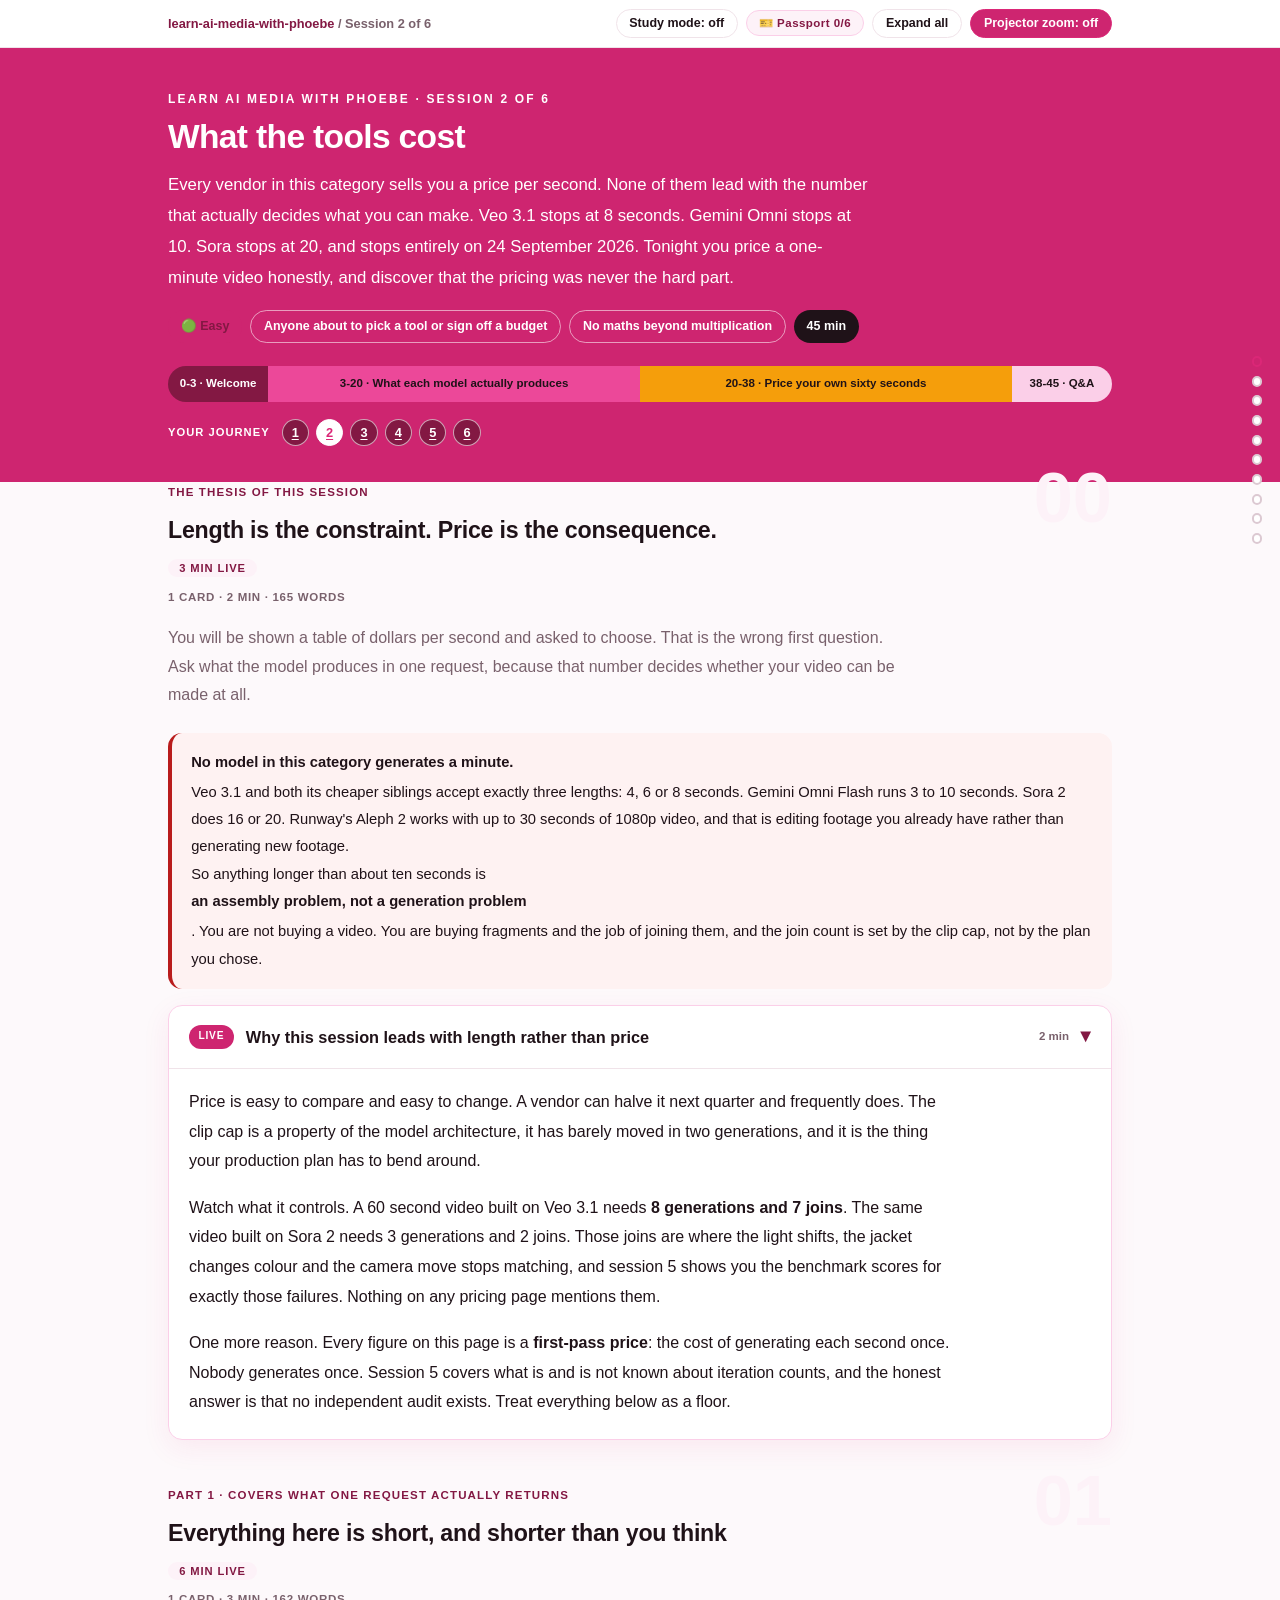
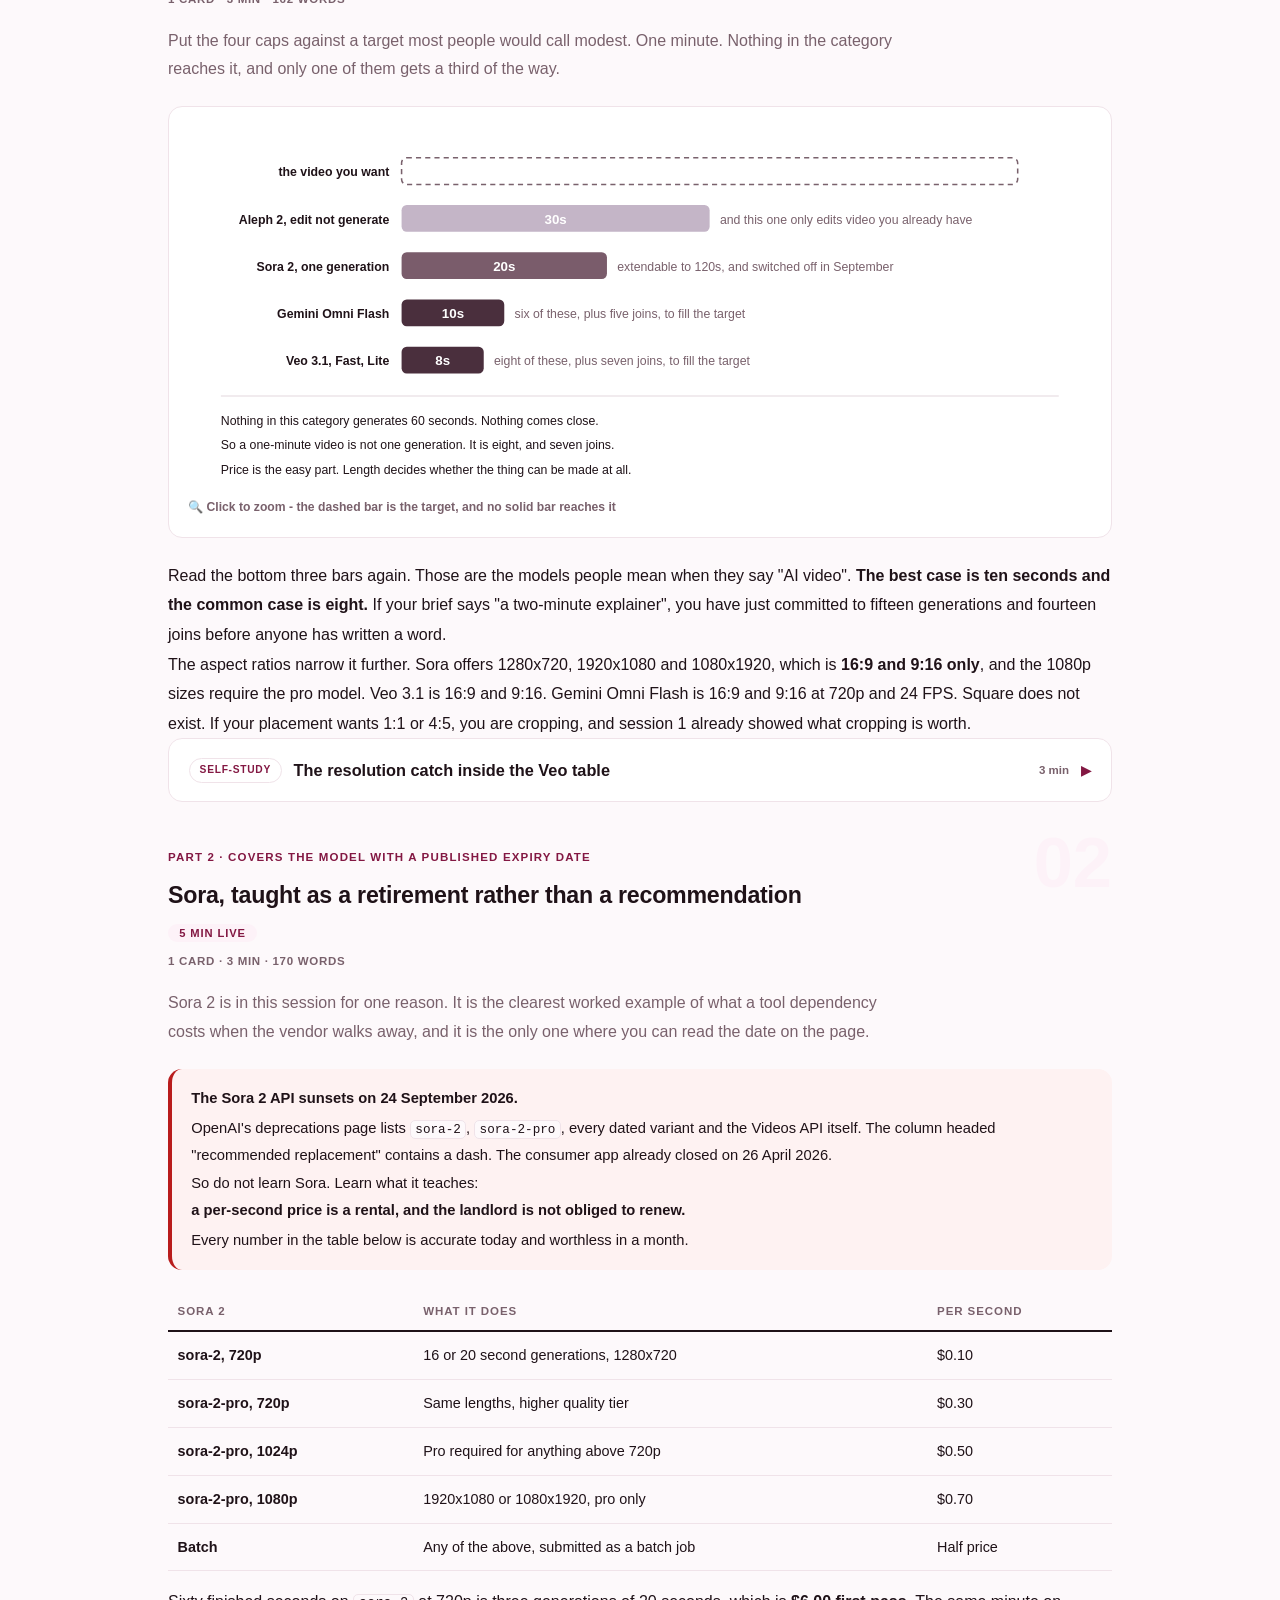
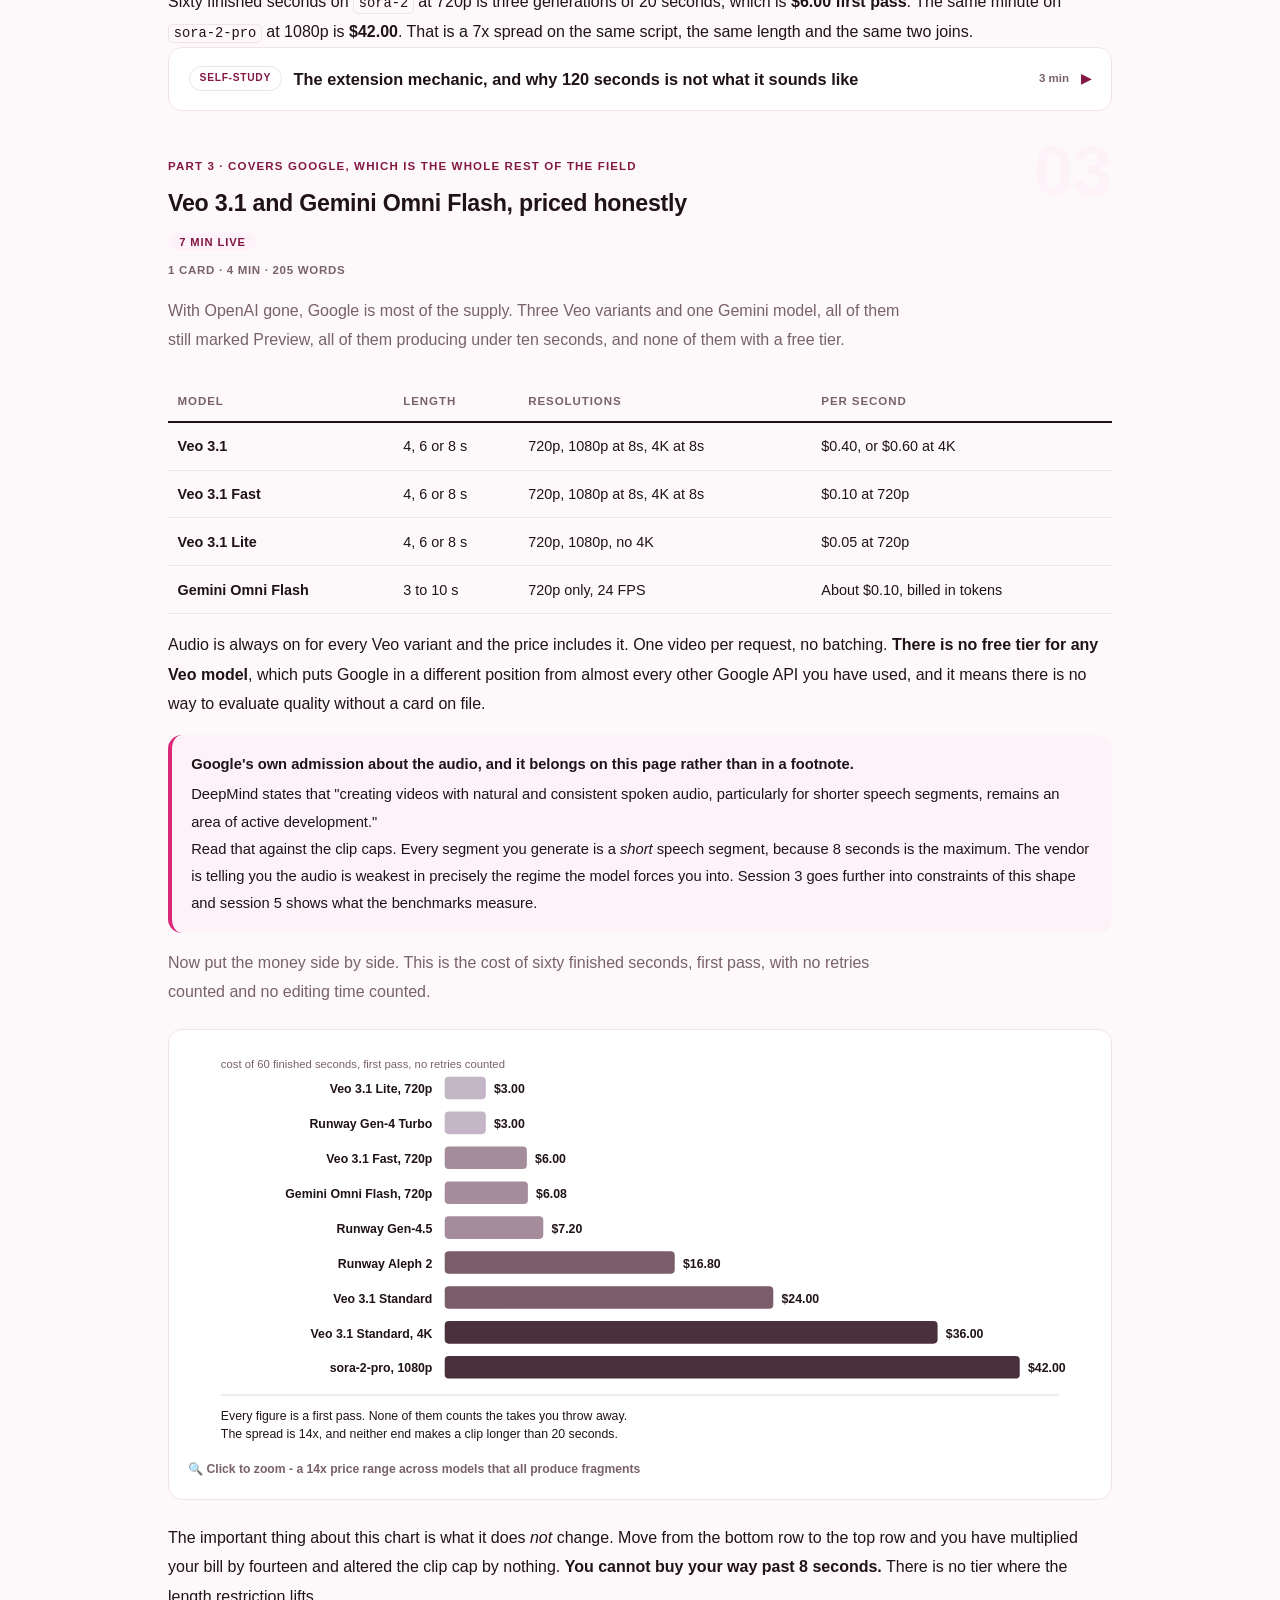
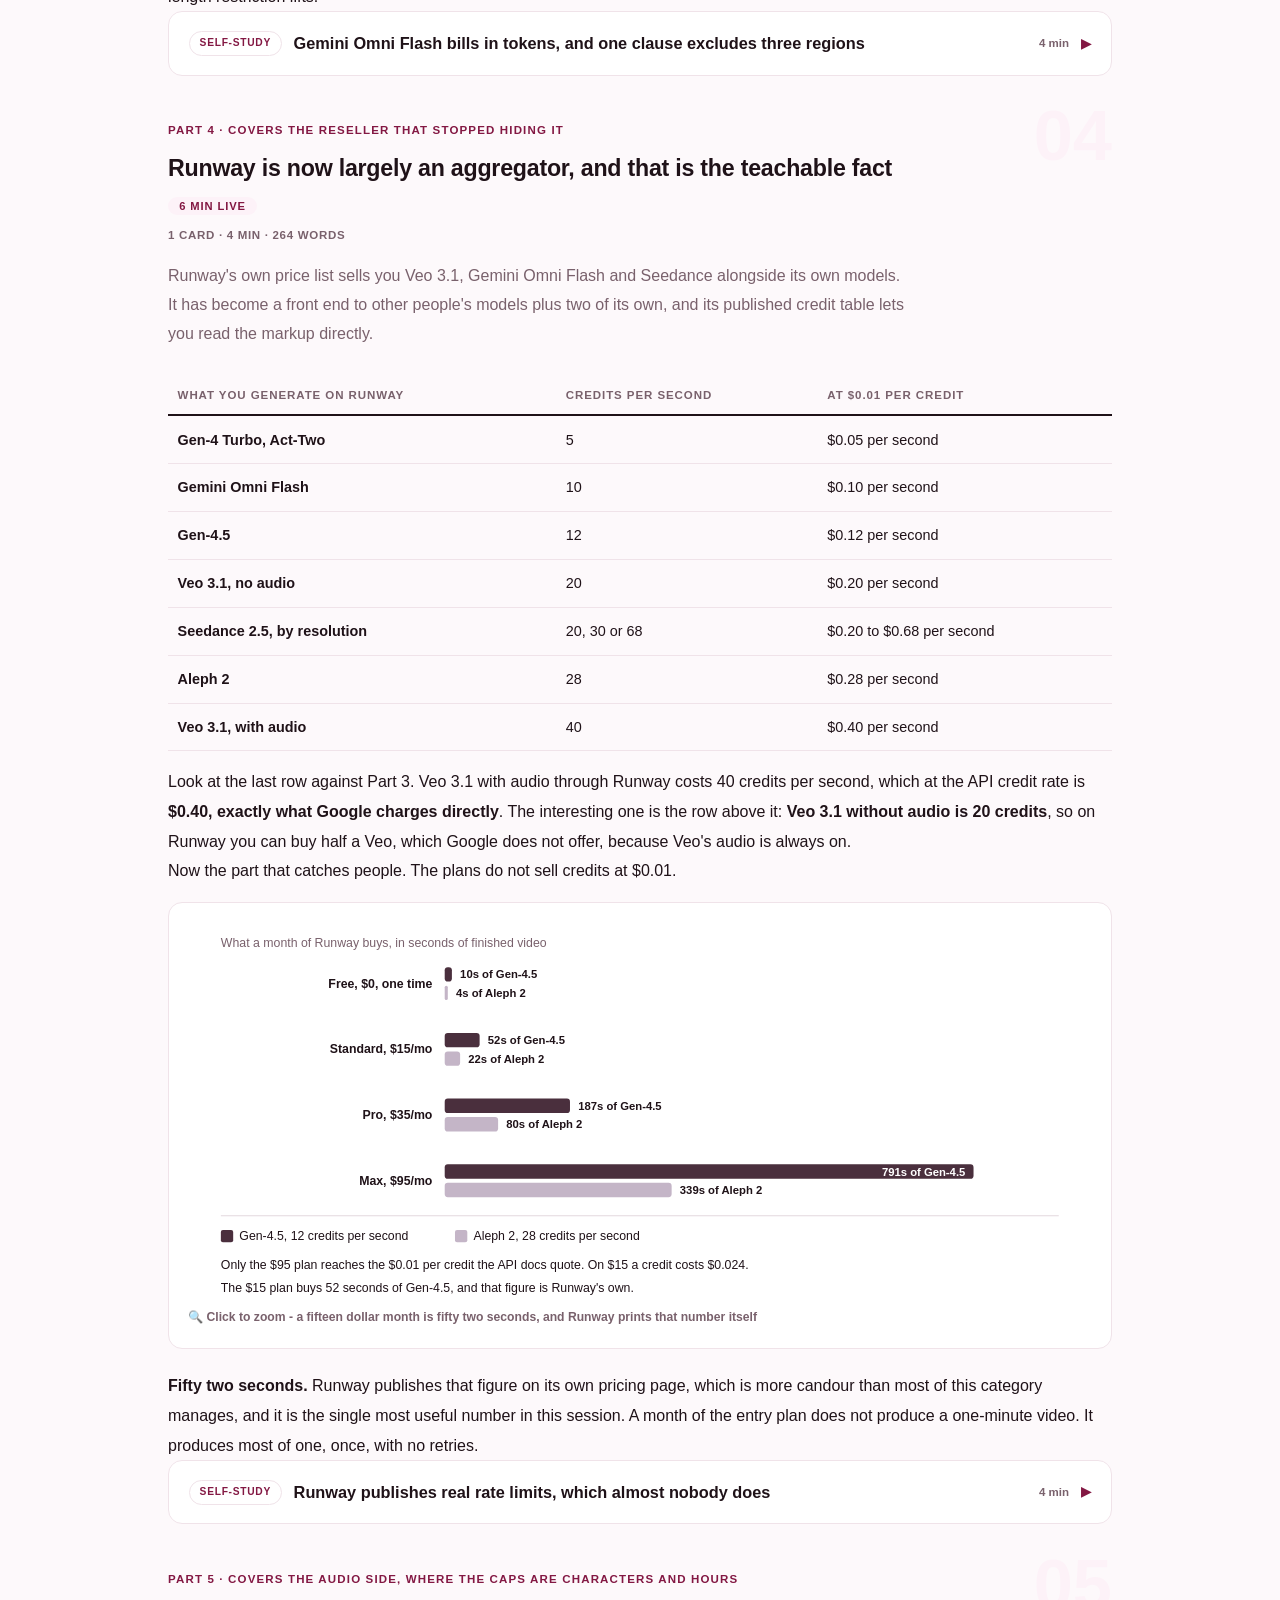
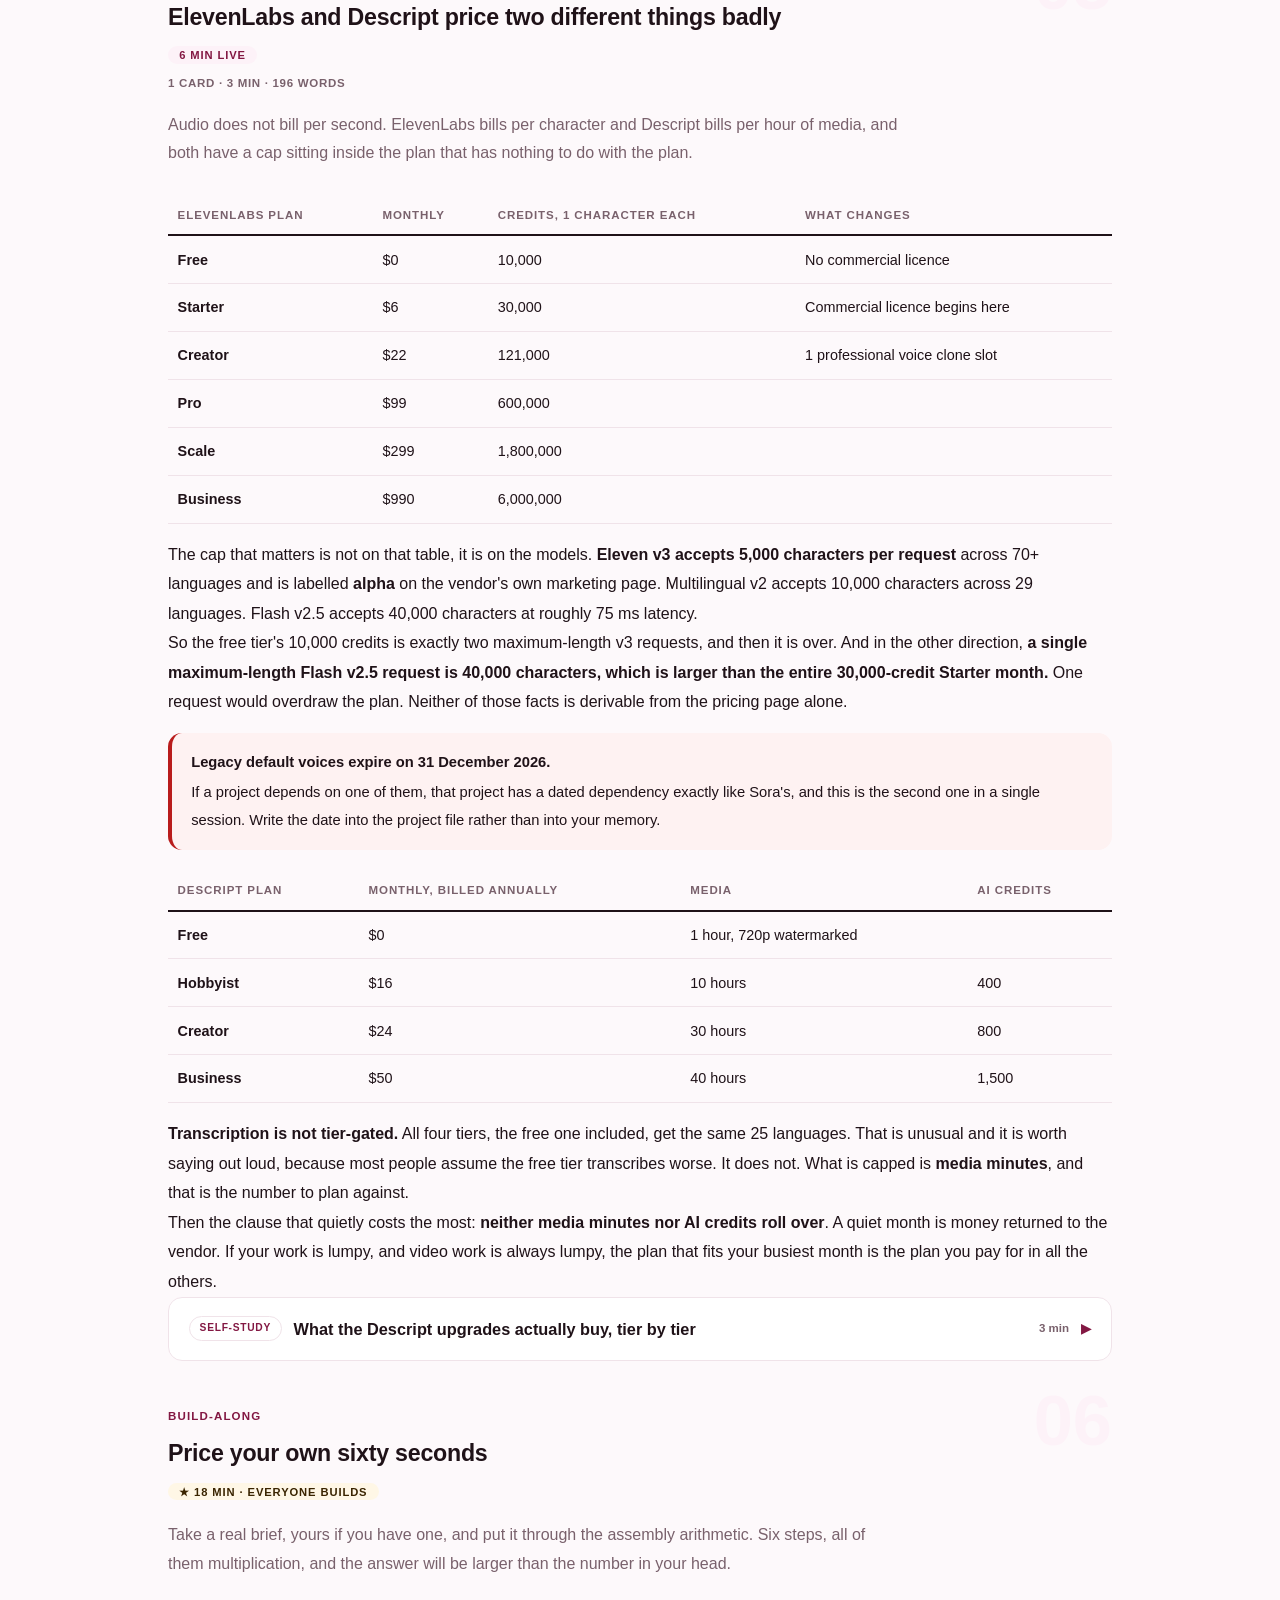
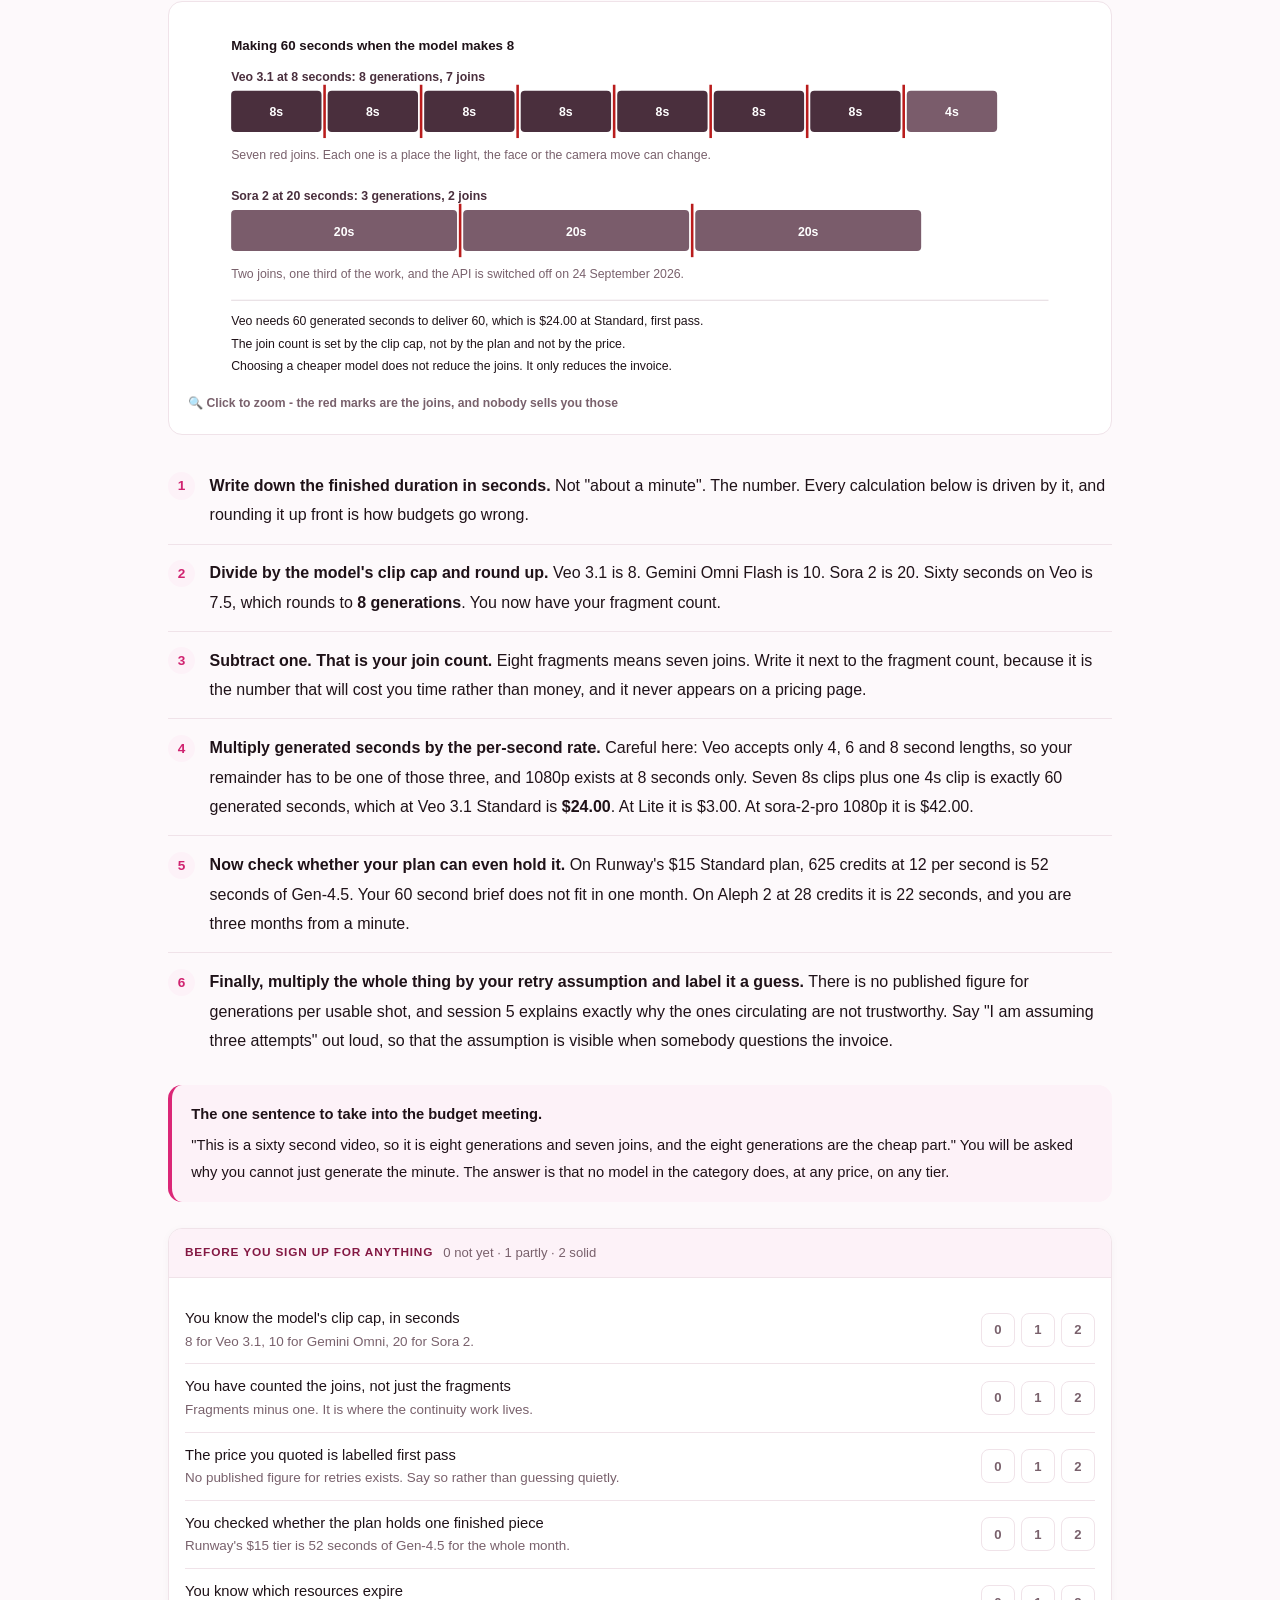
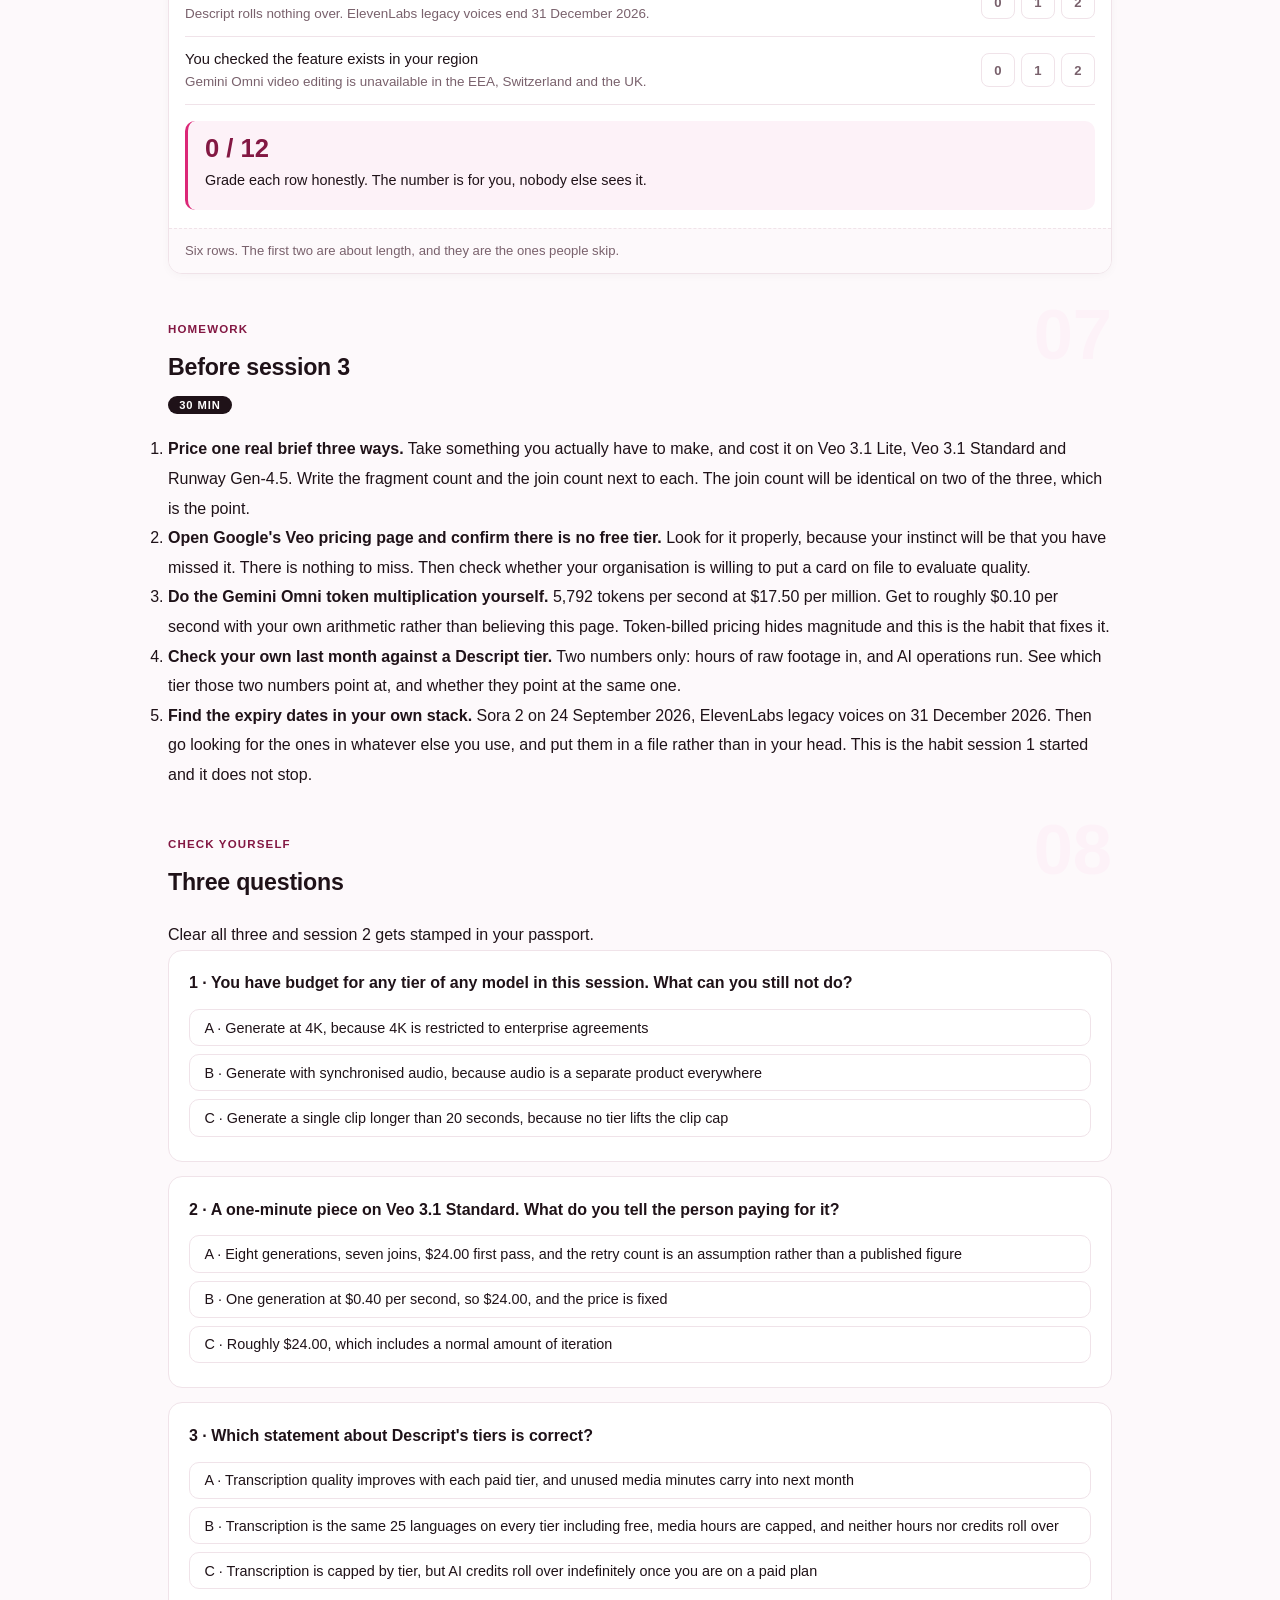
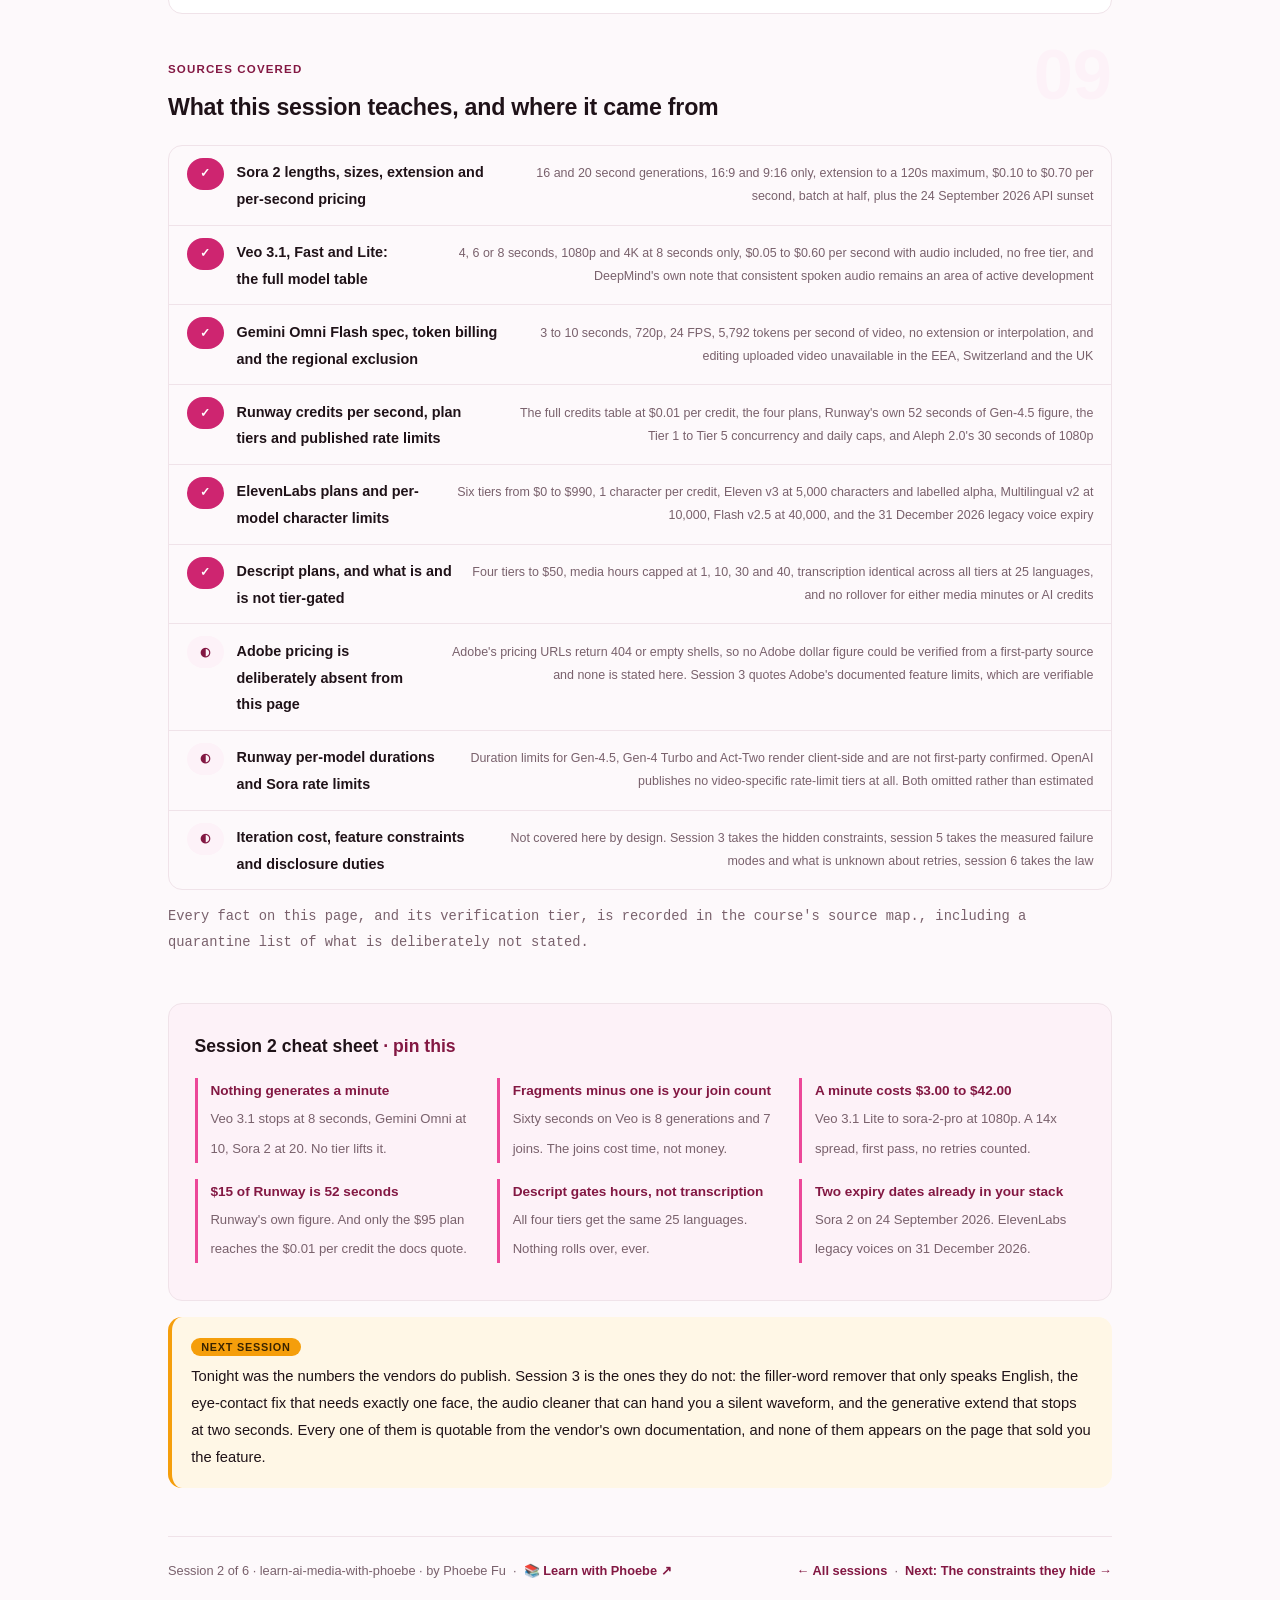
<file: courses/02-what-the-tools-cost.html>
<!DOCTYPE html>
<html lang="en">
<head>
<meta charset="UTF-8">
<meta name="viewport" content="width=device-width, initial-scale=1.0">
<!-- social:start -->
<meta name="description" content="Session 2 of 6. Every AI video model in this category makes a few seconds at a time. Veo 3.1 stops at 8, Gemini Omni at 10, Sora at 20. Real per-second prices, real clip caps, and why a one-minute video is an assembly problem rather than a generation problem.">
<meta property="og:type" content="article">
<meta property="og:site_name" content="Learn with Phoebe">
<meta property="og:title" content="What the tools cost - learn ai media with phoebe">
<meta property="og:description" content="Session 2 of 6. Per-second pricing for Sora, Veo 3.1, Gemini Omni, Runway, ElevenLabs and Descript, and the clip-length cap that matters more than any of it.">
<meta property="og:url" content="https://phoebefu6.github.io/learn-ai-media-with-phoebe/courses/02-what-the-tools-cost.html">
<meta property="og:image" content="https://phoebefu6.github.io/learn-ai-media-with-phoebe/assets/og-cover.png">
<meta property="og:image:width" content="1200">
<meta property="og:image:height" content="630">
<meta name="twitter:card" content="summary_large_image">
<meta name="twitter:title" content="What the tools cost - learn ai media with phoebe">
<meta name="twitter:description" content="Session 2 of 6. What each second actually costs, and why clip length is the constraint that decides everything.">
<meta name="twitter:image" content="https://phoebefu6.github.io/learn-ai-media-with-phoebe/assets/og-cover.png">
<!-- social:end -->
<title>Session 2 · What the tools cost - learn ai media with phoebe</title>
<link rel="stylesheet" href="../assets/style.css?v=24">
</head>
<body>

<div class="toolbar">
  <div class="wrap">
    <span class="crumb"><a href="../index.html">learn-ai-media-with-phoebe</a> / Session 2 of 6</span>
    <button class="btn" id="toggle-all" type="button">Expand all</button>
    <button class="btn primary" id="zoom-toggle" type="button">Projector zoom: off</button>
  </div>
</div>

<header class="masthead">
  <div class="wrap">
    <div class="eyebrow">Learn AI Media with Phoebe · Session 2 of 6</div>
    <h1>What the tools <span class="accent">cost</span></h1>
    <p class="sub">Every vendor in this category sells you a price per second. None of them lead with the number that actually decides what you can make. Veo 3.1 stops at 8 seconds. Gemini Omni stops at 10. Sora stops at 20, and stops entirely on 24 September 2026. Tonight you price a one-minute video honestly, and discover that the pricing was never the hard part.</p>
    <div class="chip-row">
      <span class="chip level">🟢 Easy</span>
      <span class="chip audience">Anyone about to pick a tool or sign off a budget</span>
      <span class="chip audience">No maths beyond multiplication</span>
      <span class="chip time">45 min</span>
    </div>
    <div class="agenda">
      <span class="a1" style="flex:1">0-3 · Welcome</span>
      <span class="a2" style="flex:4">3-20 · What each model actually produces</span>
      <span class="a3" style="flex:4">20-38 · Price your own sixty seconds</span>
      <span class="a4" style="flex:1">38-45 · Q&amp;A</span>
    </div>
  </div>
</header>

<main class="wrap">

  <!-- ============ INTRO ============ -->
  <section class="section" id="intro">
    <div class="section-kicker">
      <span class="klabel">The thesis of this session</span>
      <h2>Length is the constraint. Price is the consequence.</h2>
      <span class="tag concept">3 min live</span>
    </div>
    <p class="lede">You will be shown a table of dollars per second and asked to choose. That is the wrong first question. Ask what the model produces in one request, because that number decides whether your video can be made at all.</p>

    <div class="callout warn">
      <p><strong>No model in this category generates a minute.</strong> Veo 3.1 and both its cheaper siblings accept exactly three lengths: 4, 6 or 8 seconds. Gemini Omni Flash runs 3 to 10 seconds. Sora 2 does 16 or 20. Runway's Aleph 2 works with up to 30 seconds of 1080p video, and that is editing footage you already have rather than generating new footage.</p>
      <p>So anything longer than about ten seconds is <strong>an assembly problem, not a generation problem</strong>. You are not buying a video. You are buying fragments and the job of joining them, and the join count is set by the clip cap, not by the plan you chose.</p>
    </div>

    <details class="card" open>
      <summary><span class="mode live">Live</span>Why this session leads with length rather than price<span class="mini">2 min</span><span class="caret">▶</span></summary>
      <div class="body">
        <p>Price is easy to compare and easy to change. A vendor can halve it next quarter and frequently does. The clip cap is a property of the model architecture, it has barely moved in two generations, and it is the thing your production plan has to bend around.</p>
        <p>Watch what it controls. A 60 second video built on Veo 3.1 needs <strong>8 generations and 7 joins</strong>. The same video built on Sora 2 needs 3 generations and 2 joins. Those joins are where the light shifts, the jacket changes colour and the camera move stops matching, and session 5 shows you the benchmark scores for exactly those failures. Nothing on any pricing page mentions them.</p>
        <p>One more reason. Every figure on this page is a <strong>first-pass price</strong>: the cost of generating each second once. Nobody generates once. Session 5 covers what is and is not known about iteration counts, and the honest answer is that no independent audit exists. Treat everything below as a floor.</p>
      </div>
    </details>
  </section>

  <!-- ============ PART 1 ============ -->
  <section class="section" id="part-1">
    <div class="section-kicker">
      <span class="klabel">Part 1 · covers what one request actually returns</span>
      <h2>Everything here is short, and shorter than you think</h2>
      <span class="tag concept">6 min live</span>
    </div>
    <p class="lede">Put the four caps against a target most people would call modest. One minute. Nothing in the category reaches it, and only one of them gets a third of the way.</p>

    <figure class="zoomable">
      <svg viewBox="0 0 880 350" xmlns="http://www.w3.org/2000/svg" role="img" aria-label="A bar chart comparing maximum clip length for Sora 2 at 20 seconds, Aleph 2 at 30 seconds of editing, Gemini Omni Flash at 10 seconds and Veo 3.1 at 8 seconds, against a 60 second target that none of them reach">
        <style>
          .f1L { font: 700 12px Inter, sans-serif; fill: #1F1218; }
          .f1V { font: 700 13px Inter, sans-serif; fill: #fff; }
          .f1N { font: 400 12px Inter, sans-serif; fill: #79616C; }
          .f1B { font: 400 12px Inter, sans-serif; fill: #1F1218; }
        </style>

        <text class="f1L" x="196" y="48" text-anchor="end">the video you want</text>
        <rect x="208" y="30" width="600" height="26" rx="5" fill="#FFFFFF" stroke="#79616C" stroke-width="1.5" stroke-dasharray="5 4"/>
        <text class="f1V" x="508" y="48" text-anchor="middle" fill="#1F1218">60s</text>

        <text class="f1L" x="196" y="94" text-anchor="end">Aleph 2, edit not generate</text>
        <rect x="208" y="76" width="300" height="26" rx="5" fill="#C4B5C7"/>
        <text class="f1V" x="358" y="94" text-anchor="middle" fill="#1F1218">30s</text>
        <text class="f1N" x="518" y="94">and this one only edits video you already have</text>

        <text class="f1L" x="196" y="140" text-anchor="end">Sora 2, one generation</text>
        <rect x="208" y="122" width="200" height="26" rx="5" fill="#7A5C6B"/>
        <text class="f1V" x="308" y="140" text-anchor="middle">20s</text>
        <text class="f1N" x="418" y="140">extendable to 120s, and switched off in September</text>

        <text class="f1L" x="196" y="186" text-anchor="end">Gemini Omni Flash</text>
        <rect x="208" y="168" width="100" height="26" rx="5" fill="#4A2F3D"/>
        <text class="f1V" x="258" y="186" text-anchor="middle">10s</text>
        <text class="f1N" x="318" y="186">six of these, plus five joins, to fill the target</text>

        <text class="f1L" x="196" y="232" text-anchor="end">Veo 3.1, Fast, Lite</text>
        <rect x="208" y="214" width="80" height="26" rx="5" fill="#4A2F3D"/>
        <text class="f1V" x="248" y="232" text-anchor="middle">8s</text>
        <text class="f1N" x="298" y="232">eight of these, plus seven joins, to fill the target</text>

        <line x1="32" y1="262" x2="848" y2="262" stroke="#E3D8DE" stroke-width="1"/>

        <text class="f1B" x="32" y="290">Nothing in this category generates 60 seconds. Nothing comes close.</text>
        <text class="f1B" x="32" y="314">So a one-minute video is not one generation. It is eight, and seven joins.</text>
        <text class="f1B" x="32" y="338">Price is the easy part. Length decides whether the thing can be made at all.</text>
      </svg>
      <figcaption>🔍 Click to zoom - the dashed bar is the target, and no solid bar reaches it</figcaption>
    </figure>

    <p>Read the bottom three bars again. Those are the models people mean when they say "AI video". <strong>The best case is ten seconds and the common case is eight.</strong> If your brief says "a two-minute explainer", you have just committed to fifteen generations and fourteen joins before anyone has written a word.</p>

    <p>The aspect ratios narrow it further. Sora offers 1280x720, 1920x1080 and 1080x1920, which is <strong>16:9 and 9:16 only</strong>, and the 1080p sizes require the pro model. Veo 3.1 is 16:9 and 9:16. Gemini Omni Flash is 16:9 and 9:16 at 720p and 24 FPS. Square does not exist. If your placement wants 1:1 or 4:5, you are cropping, and session 1 already showed what cropping is worth.</p>

    <details class="card">
      <summary><span class="mode self">Self-study</span>The resolution catch inside the Veo table<span class="mini">3 min</span><span class="caret">▶</span></summary>
      <div class="body">
        <p>Veo 3.1 and Veo 3.1 Fast both list 720p, 1080p and 4K. The footnote is the whole story: <strong>1080p and 4K are available at 8 seconds only</strong>. Pick 4 or 6 seconds and you are capped at 720p.</p>
        <p>So the length control and the resolution control are the same control. Any shot you wanted at 4 seconds is a 720p shot. If you want the sharp version you take the long version, whether or not the shot needs 8 seconds, and you pay for all 8.</p>
        <p>Veo 3.1 Lite drops 4K entirely and keeps 720p and 1080p. It is also the cheapest thing in this session at $0.05 per second, and the arithmetic below shows what that buys you.</p>
        <p>One more line from the same docs, and it is the good kind: <strong>"You will only be charged if your video is successfully generated."</strong> A failed generation is free. A successful generation you dislike is not, and that is the one that happens.</p>
      </div>
    </details>
  </section>

  <!-- ============ PART 2 ============ -->
  <section class="section" id="part-2">
    <div class="section-kicker">
      <span class="klabel">Part 2 · covers the model with a published expiry date</span>
      <h2>Sora, taught as a retirement rather than a recommendation</h2>
      <span class="tag concept">5 min live</span>
    </div>
    <p class="lede">Sora 2 is in this session for one reason. It is the clearest worked example of what a tool dependency costs when the vendor walks away, and it is the only one where you can read the date on the page.</p>

    <div class="callout warn">
      <p><strong>The Sora 2 API sunsets on 24 September 2026.</strong> OpenAI's deprecations page lists <span class="mono">sora-2</span>, <span class="mono">sora-2-pro</span>, every dated variant and the Videos API itself. The column headed "recommended replacement" contains a dash. The consumer app already closed on 26 April 2026.</p>
      <p>So do not learn Sora. Learn what it teaches: <strong>a per-second price is a rental, and the landlord is not obliged to renew.</strong> Every number in the table below is accurate today and worthless in a month.</p>
    </div>

    <table class="clean">
      <thead>
        <tr><th>Sora 2</th><th>What it does</th><th>Per second</th></tr>
      </thead>
      <tbody>
        <tr><td>sora-2, 720p</td><td>16 or 20 second generations, 1280x720</td><td>$0.10</td></tr>
        <tr><td>sora-2-pro, 720p</td><td>Same lengths, higher quality tier</td><td>$0.30</td></tr>
        <tr><td>sora-2-pro, 1024p</td><td>Pro required for anything above 720p</td><td>$0.50</td></tr>
        <tr><td>sora-2-pro, 1080p</td><td>1920x1080 or 1080x1920, pro only</td><td>$0.70</td></tr>
        <tr><td>Batch</td><td>Any of the above, submitted as a batch job</td><td>Half price</td></tr>
      </tbody>
    </table>

    <p>Sixty finished seconds on <span class="mono">sora-2</span> at 720p is three generations of 20 seconds, which is <strong>$6.00 first pass</strong>. The same minute on <span class="mono">sora-2-pro</span> at 1080p is <strong>$42.00</strong>. That is a 7x spread on the same script, the same length and the same two joins.</p>

    <details class="card">
      <summary><span class="mode self">Self-study</span>The extension mechanic, and why 120 seconds is not what it sounds like<span class="mini">3 min</span><span class="caret">▶</span></summary>
      <div class="body">
        <p>Sora can extend a generation by up to 20 seconds, <strong>"up to six times, for a maximum total length of 120 seconds"</strong>. This is the highest ceiling anywhere in this session and it is worth understanding precisely, because it is the closest the category gets to long-form.</p>
        <p>It is still assembly. Six extensions is six more requests, each one conditioned on the last, each one charged per second at the same rate. A full 120 seconds on <span class="mono">sora-2-pro</span> at 1080p is 120 times $0.70, which is <strong>$84.00 for two minutes, first pass</strong>. And every extension boundary is a join, so the ceiling did not remove the assembly problem, it moved it inside one product.</p>
        <p>The character upload rule is the other detail worth carrying to other tools. Character references <strong>"work best with short 2- to 4-second clips"</strong>, with a maximum of two per video. That is the shape of the whole category: the input window is small, the output window is small, and consistency across the joins is your problem.</p>
      </div>
    </details>
  </section>

  <!-- ============ PART 3 ============ -->
  <section class="section" id="part-3">
    <div class="section-kicker">
      <span class="klabel">Part 3 · covers Google, which is the whole rest of the field</span>
      <h2>Veo 3.1 and Gemini Omni Flash, priced honestly</h2>
      <span class="tag concept">7 min live</span>
    </div>
    <p class="lede">With OpenAI gone, Google is most of the supply. Three Veo variants and one Gemini model, all of them still marked Preview, all of them producing under ten seconds, and none of them with a free tier.</p>

    <table class="clean">
      <thead>
        <tr><th>Model</th><th>Length</th><th>Resolutions</th><th>Per second</th></tr>
      </thead>
      <tbody>
        <tr><td>Veo 3.1</td><td>4, 6 or 8 s</td><td>720p, 1080p at 8s, 4K at 8s</td><td>$0.40, or $0.60 at 4K</td></tr>
        <tr><td>Veo 3.1 Fast</td><td>4, 6 or 8 s</td><td>720p, 1080p at 8s, 4K at 8s</td><td>$0.10 at 720p</td></tr>
        <tr><td>Veo 3.1 Lite</td><td>4, 6 or 8 s</td><td>720p, 1080p, no 4K</td><td>$0.05 at 720p</td></tr>
        <tr><td>Gemini Omni Flash</td><td>3 to 10 s</td><td>720p only, 24 FPS</td><td>About $0.10, billed in tokens</td></tr>
      </tbody>
    </table>

    <p>Audio is always on for every Veo variant and the price includes it. One video per request, no batching. <strong>There is no free tier for any Veo model</strong>, which puts Google in a different position from almost every other Google API you have used, and it means there is no way to evaluate quality without a card on file.</p>

    <div class="callout tip">
      <p><strong>Google's own admission about the audio, and it belongs on this page rather than in a footnote.</strong> DeepMind states that "creating videos with natural and consistent spoken audio, particularly for shorter speech segments, remains an area of active development."</p>
      <p>Read that against the clip caps. Every segment you generate is a <em>short</em> speech segment, because 8 seconds is the maximum. The vendor is telling you the audio is weakest in precisely the regime the model forces you into. Session 3 goes further into constraints of this shape and session 5 shows what the benchmarks measure.</p>
    </div>

    <p class="lede">Now put the money side by side. This is the cost of sixty finished seconds, first pass, with no retries counted and no editing time counted.</p>

    <figure class="zoomable">
      <svg viewBox="0 0 880 388" xmlns="http://www.w3.org/2000/svg" role="img" aria-label="A ladder chart of the cost of sixty finished seconds of video, ranging from three dollars on Veo 3.1 Lite and Runway Gen-4 Turbo up to forty two dollars on sora-2-pro at 1080p, a fourteen times spread">
        <style>
          .f2L { font: 700 12px Inter, sans-serif; fill: #1F1218; }
          .f2V { font: 700 12px Inter, sans-serif; fill: #1F1218; }
          .f2H { font: 400 11px Inter, sans-serif; fill: #79616C; }
          .f2B { font: 400 12px Inter, sans-serif; fill: #1F1218; }
        </style>

        <text class="f2H" x="32" y="18">cost of 60 finished seconds, first pass, no retries counted</text>

        <text class="f2L" x="238" y="42" text-anchor="end">Veo 3.1 Lite, 720p</text>
        <rect x="250" y="26" width="40" height="22" rx="4" fill="#C4B5C7"/>
        <text class="f2V" x="298" y="42">$3.00</text>

        <text class="f2L" x="238" y="76" text-anchor="end">Runway Gen-4 Turbo</text>
        <rect x="250" y="60" width="40" height="22" rx="4" fill="#C4B5C7"/>
        <text class="f2V" x="298" y="76">$3.00</text>

        <text class="f2L" x="238" y="110" text-anchor="end">Veo 3.1 Fast, 720p</text>
        <rect x="250" y="94" width="80" height="22" rx="4" fill="#A48C9B"/>
        <text class="f2V" x="338" y="110">$6.00</text>

        <text class="f2L" x="238" y="144" text-anchor="end">Gemini Omni Flash, 720p</text>
        <rect x="250" y="128" width="81" height="22" rx="4" fill="#A48C9B"/>
        <text class="f2V" x="339" y="144">$6.08</text>

        <text class="f2L" x="238" y="178" text-anchor="end">Runway Gen-4.5</text>
        <rect x="250" y="162" width="96" height="22" rx="4" fill="#A48C9B"/>
        <text class="f2V" x="354" y="178">$7.20</text>

        <text class="f2L" x="238" y="212" text-anchor="end">Runway Aleph 2</text>
        <rect x="250" y="196" width="224" height="22" rx="4" fill="#7A5C6B"/>
        <text class="f2V" x="482" y="212">$16.80</text>

        <text class="f2L" x="238" y="246" text-anchor="end">Veo 3.1 Standard</text>
        <rect x="250" y="230" width="320" height="22" rx="4" fill="#7A5C6B"/>
        <text class="f2V" x="578" y="246">$24.00</text>

        <text class="f2L" x="238" y="280" text-anchor="end">Veo 3.1 Standard, 4K</text>
        <rect x="250" y="264" width="480" height="22" rx="4" fill="#4A2F3D"/>
        <text class="f2V" x="738" y="280">$36.00</text>

        <text class="f2L" x="238" y="314" text-anchor="end">sora-2-pro, 1080p</text>
        <rect x="250" y="298" width="560" height="22" rx="4" fill="#4A2F3D"/>
        <text class="f2V" x="818" y="314">$42.00</text>

        <line x1="32" y1="336" x2="848" y2="336" stroke="#E3D8DE" stroke-width="1"/>

        <text class="f2B" x="32" y="360">Every figure is a first pass. None of them counts the takes you throw away.</text>
        <text class="f2B" x="32" y="378">The spread is 14x, and neither end makes a clip longer than 20 seconds.</text>
      </svg>
      <figcaption>🔍 Click to zoom - a 14x price range across models that all produce fragments</figcaption>
    </figure>

    <p>The important thing about this chart is what it does <em>not</em> change. Move from the bottom row to the top row and you have multiplied your bill by fourteen and altered the clip cap by nothing. <strong>You cannot buy your way past 8 seconds.</strong> There is no tier where the length restriction lifts.</p>

    <details class="card">
      <summary><span class="mode self">Self-study</span>Gemini Omni Flash bills in tokens, and one clause excludes three regions<span class="mini">4 min</span><span class="caret">▶</span></summary>
      <div class="body">
        <p>Gemini Omni Flash does not publish a per-second price. It publishes a token rate: <strong>5,792 tokens per second of 720p video</strong>, charged at $17.50 per million output tokens. Multiply it out and a second costs about $0.10, and sixty finished seconds costs about $6.08.</p>
        <p>Do the multiplication yourself before you commit to anything token-billed. The rate looks small and the multiplier is large, and a video second is nearly six thousand tokens of output. This is the same arithmetic that surprises people on their first large API bill.</p>
        <p>Then there is the clause. From the same documentation, verbatim: <strong>"Editing uploaded videos is not currently available for users in the European Economic Area (EEA), Switzerland, and the United Kingdom."</strong> If you are in any of those, one of the model's headline capabilities is simply absent from your account, and no pricing page will tell you that.</p>
        <p>Three more limits from the same page, all verbatim: <strong>"Video extension and video interpolation... are not supported"</strong>, <strong>"Voice editing is not supported"</strong>, and <strong>"Uploading audio references is unsupported."</strong> So no Sora-style extension, which means the 10 second cap is a hard cap. Every Gemini Omni video also carries an imperceptible <strong>SynthID</strong> watermark, and session 6 covers why that matters legally.</p>
      </div>
    </details>
  </section>

  <!-- ============ PART 4 ============ -->
  <section class="section" id="part-4">
    <div class="section-kicker">
      <span class="klabel">Part 4 · covers the reseller that stopped hiding it</span>
      <h2>Runway is now largely an aggregator, and that is the teachable fact</h2>
      <span class="tag concept">6 min live</span>
    </div>
    <p class="lede">Runway's own price list sells you Veo 3.1, Gemini Omni Flash and Seedance alongside its own models. It has become a front end to other people's models plus two of its own, and its published credit table lets you read the markup directly.</p>

    <table class="clean">
      <thead>
        <tr><th>What you generate on Runway</th><th>Credits per second</th><th>At $0.01 per credit</th></tr>
      </thead>
      <tbody>
        <tr><td>Gen-4 Turbo, Act-Two</td><td>5</td><td>$0.05 per second</td></tr>
        <tr><td>Gemini Omni Flash</td><td>10</td><td>$0.10 per second</td></tr>
        <tr><td>Gen-4.5</td><td>12</td><td>$0.12 per second</td></tr>
        <tr><td>Veo 3.1, no audio</td><td>20</td><td>$0.20 per second</td></tr>
        <tr><td>Seedance 2.5, by resolution</td><td>20, 30 or 68</td><td>$0.20 to $0.68 per second</td></tr>
        <tr><td>Aleph 2</td><td>28</td><td>$0.28 per second</td></tr>
        <tr><td>Veo 3.1, with audio</td><td>40</td><td>$0.40 per second</td></tr>
      </tbody>
    </table>

    <p>Look at the last row against Part 3. Veo 3.1 with audio through Runway costs 40 credits per second, which at the API credit rate is <strong>$0.40, exactly what Google charges directly</strong>. The interesting one is the row above it: <strong>Veo 3.1 without audio is 20 credits</strong>, so on Runway you can buy half a Veo, which Google does not offer, because Veo's audio is always on.</p>

    <p>Now the part that catches people. The plans do not sell credits at $0.01.</p>

    <figure class="zoomable">
      <svg viewBox="0 0 880 365" xmlns="http://www.w3.org/2000/svg" role="img" aria-label="A grouped bar chart of how many seconds of finished video each Runway plan buys, showing the fifteen dollar plan buys fifty two seconds of Gen-4.5 and only twenty two seconds of Aleph 2, while the ninety five dollar plan buys seven hundred and ninety one seconds">
        <style>
          .f3L { font: 700 12px Inter, sans-serif; fill: #1F1218; }
          .f3V { font: 700 11px Inter, sans-serif; fill: #1F1218; }
          .f3W { font: 700 11px Inter, sans-serif; fill: #fff; }
          .f3H { font: 400 12px Inter, sans-serif; fill: #79616C; }
          .f3B { font: 400 12px Inter, sans-serif; fill: #1F1218; }
        </style>

        <text class="f3H" x="32" y="24">What a month of Runway buys, in seconds of finished video</text>

        <text class="f3L" x="238" y="64" text-anchor="end">Free, $0, one time</text>
        <rect x="250" y="44" width="7" height="14" rx="3" fill="#4A2F3D"/>
        <text class="f3V" x="265" y="55">10s of Gen-4.5</text>
        <rect x="250" y="62" width="3" height="14" rx="1.5" fill="#C4B5C7"/>
        <text class="f3V" x="261" y="73">4s of Aleph 2</text>

        <text class="f3L" x="238" y="128" text-anchor="end">Standard, $15/mo</text>
        <rect x="250" y="108" width="34" height="14" rx="3" fill="#4A2F3D"/>
        <text class="f3V" x="292" y="119">52s of Gen-4.5</text>
        <rect x="250" y="126" width="15" height="14" rx="3" fill="#C4B5C7"/>
        <text class="f3V" x="273" y="137">22s of Aleph 2</text>

        <text class="f3L" x="238" y="192" text-anchor="end">Pro, $35/mo</text>
        <rect x="250" y="172" width="122" height="14" rx="3" fill="#4A2F3D"/>
        <text class="f3V" x="380" y="183">187s of Gen-4.5</text>
        <rect x="250" y="190" width="52" height="14" rx="3" fill="#C4B5C7"/>
        <text class="f3V" x="310" y="201">80s of Aleph 2</text>

        <text class="f3L" x="238" y="256" text-anchor="end">Max, $95/mo</text>
        <rect x="250" y="236" width="515" height="14" rx="3" fill="#4A2F3D"/>
        <text class="f3W" x="757" y="247" text-anchor="end">791s of Gen-4.5</text>
        <rect x="250" y="254" width="221" height="14" rx="3" fill="#C4B5C7"/>
        <text class="f3V" x="479" y="265">339s of Aleph 2</text>

        <line x1="32" y1="286" x2="848" y2="286" stroke="#E3D8DE" stroke-width="1"/>

        <rect x="32" y="300" width="12" height="12" rx="2" fill="#4A2F3D"/>
        <text class="f3B" x="50" y="310">Gen-4.5, 12 credits per second</text>
        <rect x="260" y="300" width="12" height="12" rx="2" fill="#C4B5C7"/>
        <text class="f3B" x="278" y="310">Aleph 2, 28 credits per second</text>

        <text class="f3B" x="32" y="338">Only the $95 plan reaches the $0.01 per credit the API docs quote. On $15 a credit costs $0.024.</text>
        <text class="f3B" x="32" y="360">The $15 plan buys 52 seconds of Gen-4.5, and that figure is Runway's own.</text>
      </svg>
      <figcaption>🔍 Click to zoom - a fifteen dollar month is fifty two seconds, and Runway prints that number itself</figcaption>
    </figure>

    <p><strong>Fifty two seconds.</strong> Runway publishes that figure on its own pricing page, which is more candour than most of this category manages, and it is the single most useful number in this session. A month of the entry plan does not produce a one-minute video. It produces most of one, once, with no retries.</p>

    <details class="card">
      <summary><span class="mode self">Self-study</span>Runway publishes real rate limits, which almost nobody does<span class="mini">4 min</span><span class="caret">▶</span></summary>
      <div class="body">
        <p>This is worth showing because it is so rare. Most vendors in this category publish no throughput numbers at all, and OpenAI's rate-limits page has <strong>no video-specific tier entries whatsoever</strong>, so there is nothing to teach about Sora throughput. Runway prints the table.</p>
        <p>Its headline is that there is <strong>"no maximum requests-per-minute limit"</strong> within the daily caps. What binds you is concurrency and the daily ceiling.</p>
        <ul>
          <li><strong>Tier 1:</strong> 1 to 2 concurrent generations, 50 to 200 generations per day, and a $100 monthly spend cap.</li>
          <li><strong>Tier 5,</strong> reached after $5,000 of spend: 20 concurrent, and 25,000 to 30,000 generations per day.</li>
        </ul>
        <p>Now connect it to the thesis. At Tier 1 with 2 concurrent slots, a 60 second Veo-style piece is 8 generations queued 2 at a time. The daily ceiling of 50 is not your problem. <strong>The concurrency is</strong>, because it sets how long you wait between iterations, and iteration is the entire workflow.</p>
        <p>The other Runway product worth knowing is <strong>Aleph 2.0 with Edit Studio</strong>, shipped 21 May 2026. It works with <strong>up to 30 seconds of 1080p video</strong> and makes targeted edits "keeping everything else just as it was". Edit Studio previews an edit as a still image before committing to video generation, which at 28 credits per second is a genuine saving rather than a convenience.</p>
        <p>One honest gap. Runway does <em>not</em> publish per-model duration limits for Gen-4.5, Gen-4 Turbo or Act-Two in any form this course could verify, because those pages render client-side. Only Aleph 2.0's 30 seconds is first-party confirmed, so those numbers are deliberately not on this page.</p>
      </div>
    </details>
  </section>

  <!-- ============ PART 5 ============ -->
  <section class="section" id="part-5">
    <div class="section-kicker">
      <span class="klabel">Part 5 · covers the audio side, where the caps are characters and hours</span>
      <h2>ElevenLabs and Descript price two different things badly</h2>
      <span class="tag concept">6 min live</span>
    </div>
    <p class="lede">Audio does not bill per second. ElevenLabs bills per character and Descript bills per hour of media, and both have a cap sitting inside the plan that has nothing to do with the plan.</p>

    <table class="clean">
      <thead>
        <tr><th>ElevenLabs plan</th><th>Monthly</th><th>Credits, 1 character each</th><th>What changes</th></tr>
      </thead>
      <tbody>
        <tr><td>Free</td><td>$0</td><td>10,000</td><td>No commercial licence</td></tr>
        <tr><td>Starter</td><td>$6</td><td>30,000</td><td>Commercial licence begins here</td></tr>
        <tr><td>Creator</td><td>$22</td><td>121,000</td><td>1 professional voice clone slot</td></tr>
        <tr><td>Pro</td><td>$99</td><td>600,000</td><td></td></tr>
        <tr><td>Scale</td><td>$299</td><td>1,800,000</td><td></td></tr>
        <tr><td>Business</td><td>$990</td><td>6,000,000</td><td></td></tr>
      </tbody>
    </table>

    <p>The cap that matters is not on that table, it is on the models. <strong>Eleven v3 accepts 5,000 characters per request</strong> across 70+ languages and is labelled <strong>alpha</strong> on the vendor's own marketing page. Multilingual v2 accepts 10,000 characters across 29 languages. Flash v2.5 accepts 40,000 characters at roughly 75 ms latency.</p>

    <p>So the free tier's 10,000 credits is exactly two maximum-length v3 requests, and then it is over. And in the other direction, <strong>a single maximum-length Flash v2.5 request is 40,000 characters, which is larger than the entire 30,000-credit Starter month.</strong> One request would overdraw the plan. Neither of those facts is derivable from the pricing page alone.</p>

    <div class="callout warn">
      <p><strong>Legacy default voices expire on 31 December 2026.</strong> If a project depends on one of them, that project has a dated dependency exactly like Sora's, and this is the second one in a single session. Write the date into the project file rather than into your memory.</p>
    </div>

    <table class="clean">
      <thead>
        <tr><th>Descript plan</th><th>Monthly, billed annually</th><th>Media</th><th>AI credits</th></tr>
      </thead>
      <tbody>
        <tr><td>Free</td><td>$0</td><td>1 hour, 720p watermarked</td><td></td></tr>
        <tr><td>Hobbyist</td><td>$16</td><td>10 hours</td><td>400</td></tr>
        <tr><td>Creator</td><td>$24</td><td>30 hours</td><td>800</td></tr>
        <tr><td>Business</td><td>$50</td><td>40 hours</td><td>1,500</td></tr>
      </tbody>
    </table>

    <p><strong>Transcription is not tier-gated.</strong> All four tiers, the free one included, get the same 25 languages. That is unusual and it is worth saying out loud, because most people assume the free tier transcribes worse. It does not. What is capped is <strong>media minutes</strong>, and that is the number to plan against.</p>

    <p>Then the clause that quietly costs the most: <strong>neither media minutes nor AI credits roll over</strong>. A quiet month is money returned to the vendor. If your work is lumpy, and video work is always lumpy, the plan that fits your busiest month is the plan you pay for in all the others.</p>

    <details class="card">
      <summary><span class="mode self">Self-study</span>What the Descript upgrades actually buy, tier by tier<span class="mini">3 min</span><span class="caret">▶</span></summary>
      <div class="body">
        <p>Compare the steps rather than the prices, because the two resources scale differently and the plan names hide it.</p>
        <ul>
          <li><strong>Hobbyist to Creator, $8 more:</strong> media hours go 10 to 30, a 3x jump. AI credits go 400 to 800, only 2x. This step is priced for people who edit a lot of footage lightly.</li>
          <li><strong>Creator to Business, $26 more:</strong> media hours go 30 to 40, only a third more. Credits go 800 to 1,500, nearly double. This step is priced for people who apply a lot of AI to a moderate amount of footage.</li>
        </ul>
        <p>So the question that picks your tier is not "how serious am I". It is <strong>how many hours of raw footage do I put in, against how many AI operations do I run on it</strong>. Those two numbers point at different plans, and answering them takes ten minutes with last month's actual files.</p>
        <p>And remember the expiry. Because nothing rolls over, buying for your peak month means paying for headroom you burn in one month out of twelve. Sizing to your median month and topping up is usually cheaper, and you should check whether topping up is possible before you assume it.</p>
      </div>
    </details>
  </section>

  <!-- ============ BUILD ALONG ============ -->
  <section class="section" id="demo-1">
    <div class="section-kicker">
      <span class="klabel">Build-along</span>
      <h2>Price your own sixty seconds</h2>
      <span class="tag demo">★ 18 min · everyone builds</span>
    </div>
    <p class="lede">Take a real brief, yours if you have one, and put it through the assembly arithmetic. Six steps, all of them multiplication, and the answer will be larger than the number in your head.</p>

    <figure class="zoomable">
      <svg viewBox="0 0 880 352" xmlns="http://www.w3.org/2000/svg" role="img" aria-label="A diagram showing a sixty second video built as eight eight-second fragments with seven joins on Veo 3.1, compared with three twenty-second fragments and two joins on Sora 2">
        <style>
          .f4H { font: 700 13px Inter, sans-serif; fill: #1F1218; }
          .f4L { font: 700 12px Inter, sans-serif; fill: #4A2F3D; }
          .f4S { font: 700 12px Inter, sans-serif; fill: #fff; }
          .f4N { font: 400 12px Inter, sans-serif; fill: #79616C; }
          .f4B { font: 400 12px Inter, sans-serif; fill: #1F1218; }
        </style>

        <text class="f4H" x="42" y="28">Making 60 seconds when the model makes 8</text>

        <text class="f4L" x="42" y="58">Veo 3.1 at 8 seconds: 8 generations, 7 joins</text>
        <rect x="42" y="68" width="88" height="40" rx="4" fill="#4A2F3D"/>
        <text class="f4S" x="86" y="93" text-anchor="middle">8s</text>
        <rect x="136" y="68" width="88" height="40" rx="4" fill="#4A2F3D"/>
        <text class="f4S" x="180" y="93" text-anchor="middle">8s</text>
        <rect x="230" y="68" width="88" height="40" rx="4" fill="#4A2F3D"/>
        <text class="f4S" x="274" y="93" text-anchor="middle">8s</text>
        <rect x="324" y="68" width="88" height="40" rx="4" fill="#4A2F3D"/>
        <text class="f4S" x="368" y="93" text-anchor="middle">8s</text>
        <rect x="418" y="68" width="88" height="40" rx="4" fill="#4A2F3D"/>
        <text class="f4S" x="462" y="93" text-anchor="middle">8s</text>
        <rect x="512" y="68" width="88" height="40" rx="4" fill="#4A2F3D"/>
        <text class="f4S" x="556" y="93" text-anchor="middle">8s</text>
        <rect x="606" y="68" width="88" height="40" rx="4" fill="#4A2F3D"/>
        <text class="f4S" x="650" y="93" text-anchor="middle">8s</text>
        <rect x="700" y="68" width="88" height="40" rx="4" fill="#7A5C6B"/>
        <text class="f4S" x="744" y="93" text-anchor="middle">4s</text>
        <line x1="133" y1="62" x2="133" y2="114" stroke="#B91C1C" stroke-width="2.5"/>
        <line x1="227" y1="62" x2="227" y2="114" stroke="#B91C1C" stroke-width="2.5"/>
        <line x1="321" y1="62" x2="321" y2="114" stroke="#B91C1C" stroke-width="2.5"/>
        <line x1="415" y1="62" x2="415" y2="114" stroke="#B91C1C" stroke-width="2.5"/>
        <line x1="509" y1="62" x2="509" y2="114" stroke="#B91C1C" stroke-width="2.5"/>
        <line x1="603" y1="62" x2="603" y2="114" stroke="#B91C1C" stroke-width="2.5"/>
        <line x1="697" y1="62" x2="697" y2="114" stroke="#B91C1C" stroke-width="2.5"/>
        <text class="f4N" x="42" y="134">Seven red joins. Each one is a place the light, the face or the camera move can change.</text>

        <text class="f4L" x="42" y="174">Sora 2 at 20 seconds: 3 generations, 2 joins</text>
        <rect x="42" y="184" width="220" height="40" rx="4" fill="#7A5C6B"/>
        <text class="f4S" x="152" y="209" text-anchor="middle">20s</text>
        <rect x="268" y="184" width="220" height="40" rx="4" fill="#7A5C6B"/>
        <text class="f4S" x="378" y="209" text-anchor="middle">20s</text>
        <rect x="494" y="184" width="220" height="40" rx="4" fill="#7A5C6B"/>
        <text class="f4S" x="604" y="209" text-anchor="middle">20s</text>
        <line x1="265" y1="178" x2="265" y2="230" stroke="#B91C1C" stroke-width="2.5"/>
        <line x1="491" y1="178" x2="491" y2="230" stroke="#B91C1C" stroke-width="2.5"/>
        <text class="f4N" x="42" y="250">Two joins, one third of the work, and the API is switched off on 24 September 2026.</text>

        <line x1="42" y1="272" x2="838" y2="272" stroke="#E3D8DE" stroke-width="1"/>

        <text class="f4B" x="42" y="296">Veo needs 60 generated seconds to deliver 60, which is $24.00 at Standard, first pass.</text>
        <text class="f4B" x="42" y="318">The join count is set by the clip cap, not by the plan and not by the price.</text>
        <text class="f4B" x="42" y="340">Choosing a cheaper model does not reduce the joins. It only reduces the invoice.</text>
      </svg>
      <figcaption>🔍 Click to zoom - the red marks are the joins, and nobody sells you those</figcaption>
    </figure>

    <div class="steps">
      <div class="step"><p><strong>Write down the finished duration in seconds.</strong> Not "about a minute". The number. Every calculation below is driven by it, and rounding it up front is how budgets go wrong.</p></div>
      <div class="step"><p><strong>Divide by the model's clip cap and round up.</strong> Veo 3.1 is 8. Gemini Omni Flash is 10. Sora 2 is 20. Sixty seconds on Veo is 7.5, which rounds to <strong>8 generations</strong>. You now have your fragment count.</p></div>
      <div class="step"><p><strong>Subtract one. That is your join count.</strong> Eight fragments means seven joins. Write it next to the fragment count, because it is the number that will cost you time rather than money, and it never appears on a pricing page.</p></div>
      <div class="step"><p><strong>Multiply generated seconds by the per-second rate.</strong> Careful here: Veo accepts only 4, 6 and 8 second lengths, so your remainder has to be one of those three, and 1080p exists at 8 seconds only. Seven 8s clips plus one 4s clip is exactly 60 generated seconds, which at Veo 3.1 Standard is <strong>$24.00</strong>. At Lite it is $3.00. At sora-2-pro 1080p it is $42.00.</p></div>
      <div class="step"><p><strong>Now check whether your plan can even hold it.</strong> On Runway's $15 Standard plan, 625 credits at 12 per second is 52 seconds of Gen-4.5. Your 60 second brief does not fit in one month. On Aleph 2 at 28 credits it is 22 seconds, and you are three months from a minute.</p></div>
      <div class="step"><p><strong>Finally, multiply the whole thing by your retry assumption and label it a guess.</strong> There is no published figure for generations per usable shot, and session 5 explains exactly why the ones circulating are not trustworthy. Say "I am assuming three attempts" out loud, so that the assumption is visible when somebody questions the invoice.</p></div>
    </div>

    <div class="callout tip">
      <p><strong>The one sentence to take into the budget meeting.</strong> "This is a sixty second video, so it is eight generations and seven joins, and the eight generations are the cheap part." You will be asked why you cannot just generate the minute. The answer is that no model in the category does, at any price, on any tier.</p>
    </div>

    <div class="scorecard" data-title="Before you sign up for anything" data-foot="Six rows. The first two are about length, and they are the ones people skip.">
      <div class="sc-row"><div class="sc-q">You know the model's clip cap, in seconds<em>8 for Veo 3.1, 10 for Gemini Omni, 20 for Sora 2.</em></div></div>
      <div class="sc-row"><div class="sc-q">You have counted the joins, not just the fragments<em>Fragments minus one. It is where the continuity work lives.</em></div></div>
      <div class="sc-row"><div class="sc-q">The price you quoted is labelled first pass<em>No published figure for retries exists. Say so rather than guessing quietly.</em></div></div>
      <div class="sc-row"><div class="sc-q">You checked whether the plan holds one finished piece<em>Runway's $15 tier is 52 seconds of Gen-4.5 for the whole month.</em></div></div>
      <div class="sc-row"><div class="sc-q">You know which resources expire<em>Descript rolls nothing over. ElevenLabs legacy voices end 31 December 2026.</em></div></div>
      <div class="sc-row"><div class="sc-q">You checked the feature exists in your region<em>Gemini Omni video editing is unavailable in the EEA, Switzerland and the UK.</em></div></div>
    </div>
  </section>

  <!-- ============ HOMEWORK ============ -->
  <section class="section" id="exercise">
    <div class="section-kicker">
      <span class="klabel">Homework</span>
      <h2>Before session 3</h2>
      <span class="tag exercise">30 min</span>
    </div>
    <ol>
      <li><strong>Price one real brief three ways.</strong> Take something you actually have to make, and cost it on Veo 3.1 Lite, Veo 3.1 Standard and Runway Gen-4.5. Write the fragment count and the join count next to each. The join count will be identical on two of the three, which is the point.</li>
      <li><strong>Open Google's Veo pricing page and confirm there is no free tier.</strong> Look for it properly, because your instinct will be that you have missed it. There is nothing to miss. Then check whether your organisation is willing to put a card on file to evaluate quality.</li>
      <li><strong>Do the Gemini Omni token multiplication yourself.</strong> 5,792 tokens per second at $17.50 per million. Get to roughly $0.10 per second with your own arithmetic rather than believing this page. Token-billed pricing hides magnitude and this is the habit that fixes it.</li>
      <li><strong>Check your own last month against a Descript tier.</strong> Two numbers only: hours of raw footage in, and AI operations run. See which tier those two numbers point at, and whether they point at the same one.</li>
      <li><strong>Find the expiry dates in your own stack.</strong> Sora 2 on 24 September 2026, ElevenLabs legacy voices on 31 December 2026. Then go looking for the ones in whatever else you use, and put them in a file rather than in your head. This is the habit session 1 started and it does not stop.</li>
    </ol>
  </section>

  <!-- ============ QUIZ ============ -->
  <section class="section" id="quiz">
    <div class="section-kicker">
      <span class="klabel">Check yourself</span>
      <h2>Three questions</h2>
    </div>
    <p>Clear all three and session 2 gets stamped in your passport.</p>

    <div class="quiz-q" data-answer="2">
      <p class="qtext">1 · You have budget for any tier of any model in this session. What can you still not do?</p>
      <button class="qopt" type="button">A · Generate at 4K, because 4K is restricted to enterprise agreements</button>
      <button class="qopt" type="button">B · Generate with synchronised audio, because audio is a separate product everywhere</button>
      <button class="qopt" type="button">C · Generate a single clip longer than 20 seconds, because no tier lifts the clip cap</button>
      <p class="qwhy">Veo 3.1 tops out at 8 seconds, Gemini Omni Flash at 10, Sora 2 at 20. Money moves you across a 14x price range and leaves the length untouched. 4K exists on Veo 3.1 at $0.60 a second, and Veo audio is always on and included, so A and B are both wrong on the facts.</p>
    </div>

    <div class="quiz-q" data-answer="0">
      <p class="qtext">2 · A one-minute piece on Veo 3.1 Standard. What do you tell the person paying for it?</p>
      <button class="qopt" type="button">A · Eight generations, seven joins, $24.00 first pass, and the retry count is an assumption rather than a published figure</button>
      <button class="qopt" type="button">B · One generation at $0.40 per second, so $24.00, and the price is fixed</button>
      <button class="qopt" type="button">C · Roughly $24.00, which includes a normal amount of iteration</button>
      <p class="qwhy">The dollar figure is the same in all three and only A is honest about how it was reached. Sixty seconds divided by an 8 second cap rounds to 8 generations and therefore 7 joins. B pretends the minute is a single generation, which no model offers. C smuggles in an iteration allowance that no published number supports, and session 5 shows why the circulating ratios are unusable.</p>
    </div>

    <div class="quiz-q" data-answer="1">
      <p class="qtext">3 · Which statement about Descript's tiers is correct?</p>
      <button class="qopt" type="button">A · Transcription quality improves with each paid tier, and unused media minutes carry into next month</button>
      <button class="qopt" type="button">B · Transcription is the same 25 languages on every tier including free, media hours are capped, and neither hours nor credits roll over</button>
      <button class="qopt" type="button">C · Transcription is capped by tier, but AI credits roll over indefinitely once you are on a paid plan</button>
      <p class="qwhy">Transcription is deliberately not tier-gated, which surprises almost everyone and is worth knowing before you upgrade for the wrong reason. What is gated is media hours: 1, 10, 30 and 40 across the four tiers. And nothing rolls over, so a quiet month is money returned to the vendor.</p>
    </div>

    <p class="quiz-score"></p>
  </section>

  <!-- ============ OFFICIAL COVERAGE ============ -->
  <section class="section" id="official">
    <div class="section-kicker">
      <span class="klabel">Sources covered</span>
      <h2>What this session teaches, and where it came from</h2>
    </div>
    <div class="covered">
      <div class="covered-row"><span class="status pill solid">✓</span><span class="name">Sora 2 lengths, sizes, extension and per-second pricing</span><span class="note">16 and 20 second generations, 16:9 and 9:16 only, extension to a 120s maximum, $0.10 to $0.70 per second, batch at half, plus the 24 September 2026 API sunset</span></div>
      <div class="covered-row"><span class="status pill solid">✓</span><span class="name">Veo 3.1, Fast and Lite: the full model table</span><span class="note">4, 6 or 8 seconds, 1080p and 4K at 8 seconds only, $0.05 to $0.60 per second with audio included, no free tier, and DeepMind's own note that consistent spoken audio remains an area of active development</span></div>
      <div class="covered-row"><span class="status pill solid">✓</span><span class="name">Gemini Omni Flash spec, token billing and the regional exclusion</span><span class="note">3 to 10 seconds, 720p, 24 FPS, 5,792 tokens per second of video, no extension or interpolation, and editing uploaded video unavailable in the EEA, Switzerland and the UK</span></div>
      <div class="covered-row"><span class="status pill solid">✓</span><span class="name">Runway credits per second, plan tiers and published rate limits</span><span class="note">The full credits table at $0.01 per credit, the four plans, Runway's own 52 seconds of Gen-4.5 figure, the Tier 1 to Tier 5 concurrency and daily caps, and Aleph 2.0's 30 seconds of 1080p</span></div>
      <div class="covered-row"><span class="status pill solid">✓</span><span class="name">ElevenLabs plans and per-model character limits</span><span class="note">Six tiers from $0 to $990, 1 character per credit, Eleven v3 at 5,000 characters and labelled alpha, Multilingual v2 at 10,000, Flash v2.5 at 40,000, and the 31 December 2026 legacy voice expiry</span></div>
      <div class="covered-row"><span class="status pill solid">✓</span><span class="name">Descript plans, and what is and is not tier-gated</span><span class="note">Four tiers to $50, media hours capped at 1, 10, 30 and 40, transcription identical across all tiers at 25 languages, and no rollover for either media minutes or AI credits</span></div>
      <div class="covered-row"><span class="status pill light">◐</span><span class="name">Adobe pricing is deliberately absent from this page</span><span class="note">Adobe's pricing URLs return 404 or empty shells, so no Adobe dollar figure could be verified from a first-party source and none is stated here. Session 3 quotes Adobe's documented feature limits, which are verifiable</span></div>
      <div class="covered-row"><span class="status pill light">◐</span><span class="name">Runway per-model durations and Sora rate limits</span><span class="note">Duration limits for Gen-4.5, Gen-4 Turbo and Act-Two render client-side and are not first-party confirmed. OpenAI publishes no video-specific rate-limit tiers at all. Both omitted rather than estimated</span></div>
      <div class="covered-row"><span class="status pill light">◐</span><span class="name">Iteration cost, feature constraints and disclosure duties</span><span class="note">Not covered here by design. Session 3 takes the hidden constraints, session 5 takes the measured failure modes and what is unknown about retries, session 6 takes the law</span></div>
    </div>
    <p class="mono" style="margin-top:14px">Every fact on this page, and its verification tier, is recorded in the course's source map., including a quarantine list of what is deliberately not stated.</p>
  </section>

  <!-- ============ CHEAT SHEET ============ -->
  <section class="cheat" id="cheatsheet">
    <h3>Session 2 cheat sheet <span>· pin this</span></h3>
    <div class="grid-2">
      <div class="cheat-item"><b>Nothing generates a minute</b><span>Veo 3.1 stops at 8 seconds, Gemini Omni at 10, Sora 2 at 20. No tier lifts it.</span></div>
      <div class="cheat-item"><b>Fragments minus one is your join count</b><span>Sixty seconds on Veo is 8 generations and 7 joins. The joins cost time, not money.</span></div>
      <div class="cheat-item"><b>A minute costs $3.00 to $42.00</b><span>Veo 3.1 Lite to sora-2-pro at 1080p. A 14x spread, first pass, no retries counted.</span></div>
      <div class="cheat-item"><b>$15 of Runway is 52 seconds</b><span>Runway's own figure. And only the $95 plan reaches the $0.01 per credit the docs quote.</span></div>
      <div class="cheat-item"><b>Descript gates hours, not transcription</b><span>All four tiers get the same 25 languages. Nothing rolls over, ever.</span></div>
      <div class="cheat-item"><b>Two expiry dates already in your stack</b><span>Sora 2 on 24 September 2026. ElevenLabs legacy voices on 31 December 2026.</span></div>
    </div>
  </section>

  <div class="callout next">
    <span class="nx-pill">Next session</span>
    <p>Tonight was the numbers the vendors do publish. Session 3 is the ones they do not: the filler-word remover that only speaks English, the eye-contact fix that needs exactly one face, the audio cleaner that can hand you a silent waveform, and the generative extend that stops at two seconds. Every one of them is quotable from the vendor's own documentation, and none of them appears on the page that sold you the feature.</p>
  </div>

  <footer class="pagefoot">
    <span>Session 2 of 6 · learn-ai-media-with-phoebe · by Phoebe Fu &nbsp;·&nbsp; 📚 <a href="https://phoebefu6.github.io/learn-with-phoebe/">Learn with Phoebe ↗</a></span>
    <span><a href="../index.html">← All sessions</a> &nbsp;·&nbsp; <a href="03-the-constraints-they-hide.html">Next: The constraints they hide →</a></span>
  </footer>

</main>

<script src="../assets/app.js?v=22"></script>
</body>
</html>
</file>
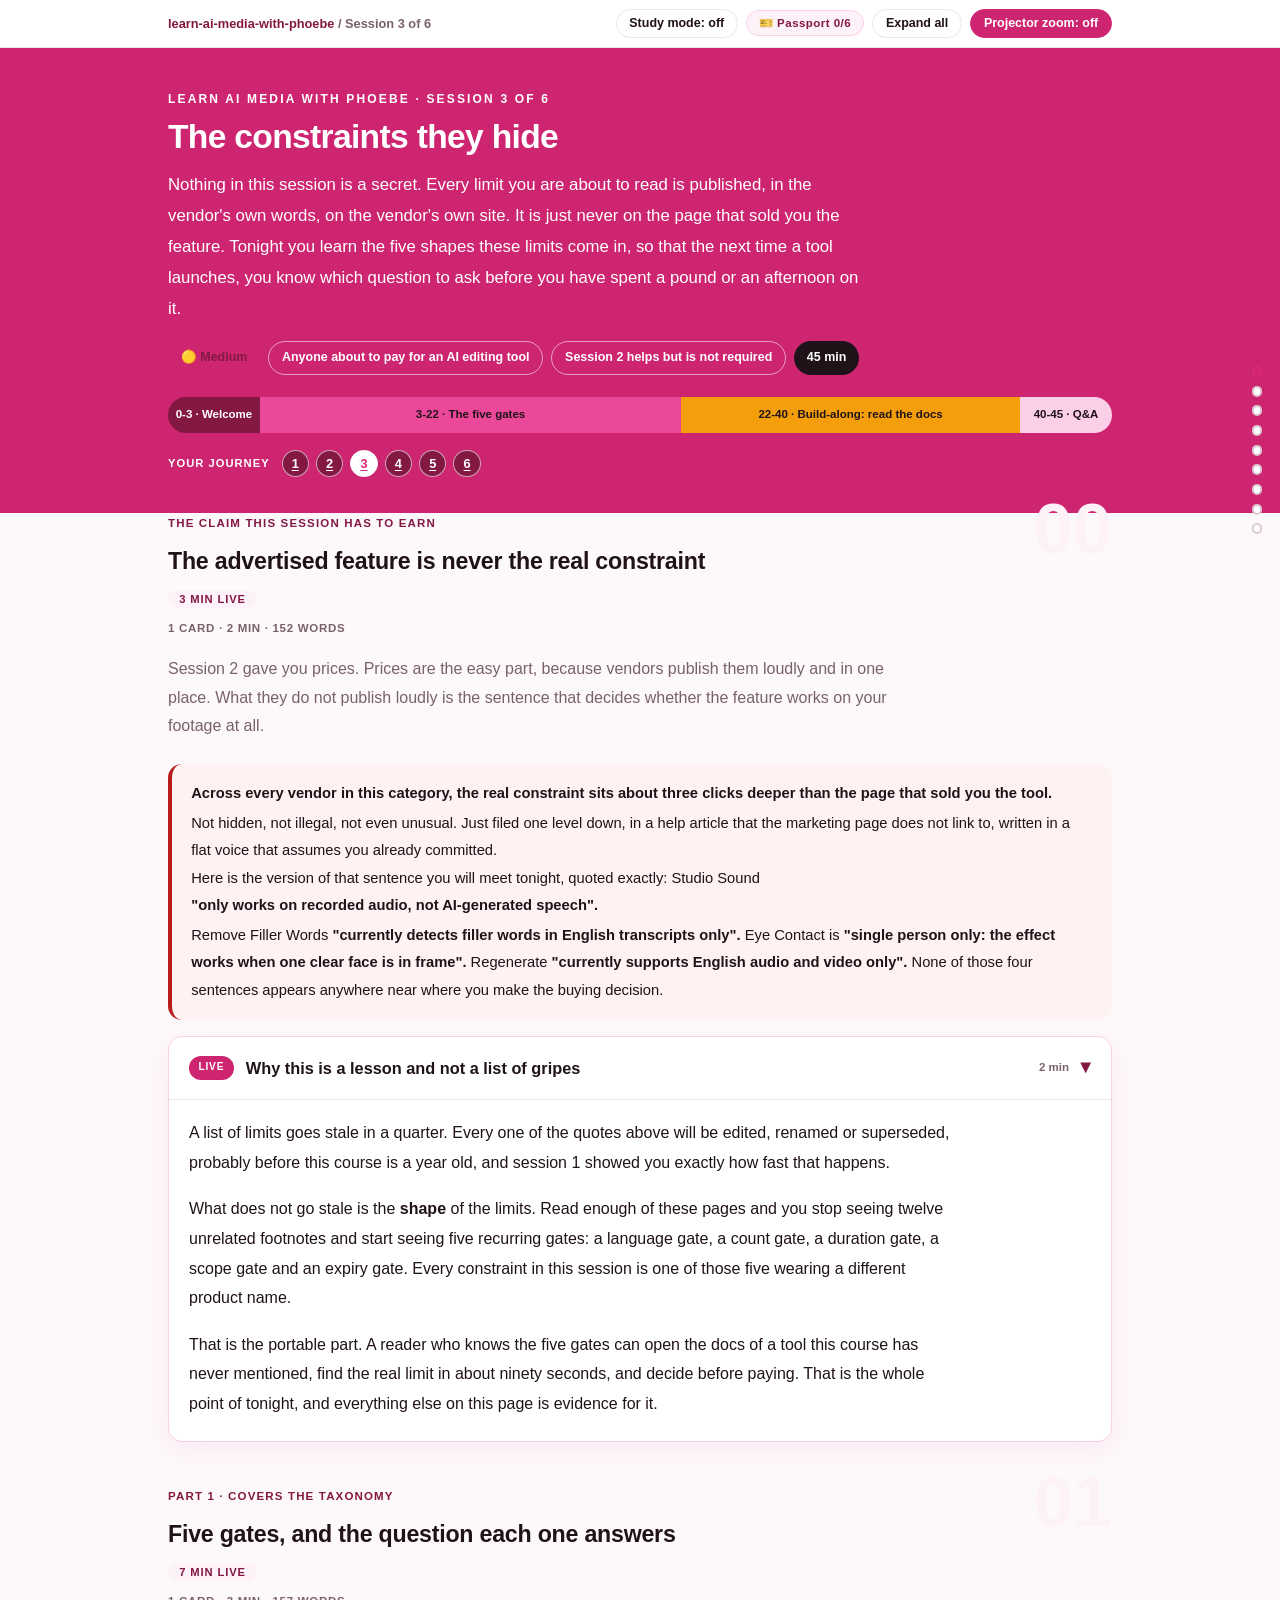
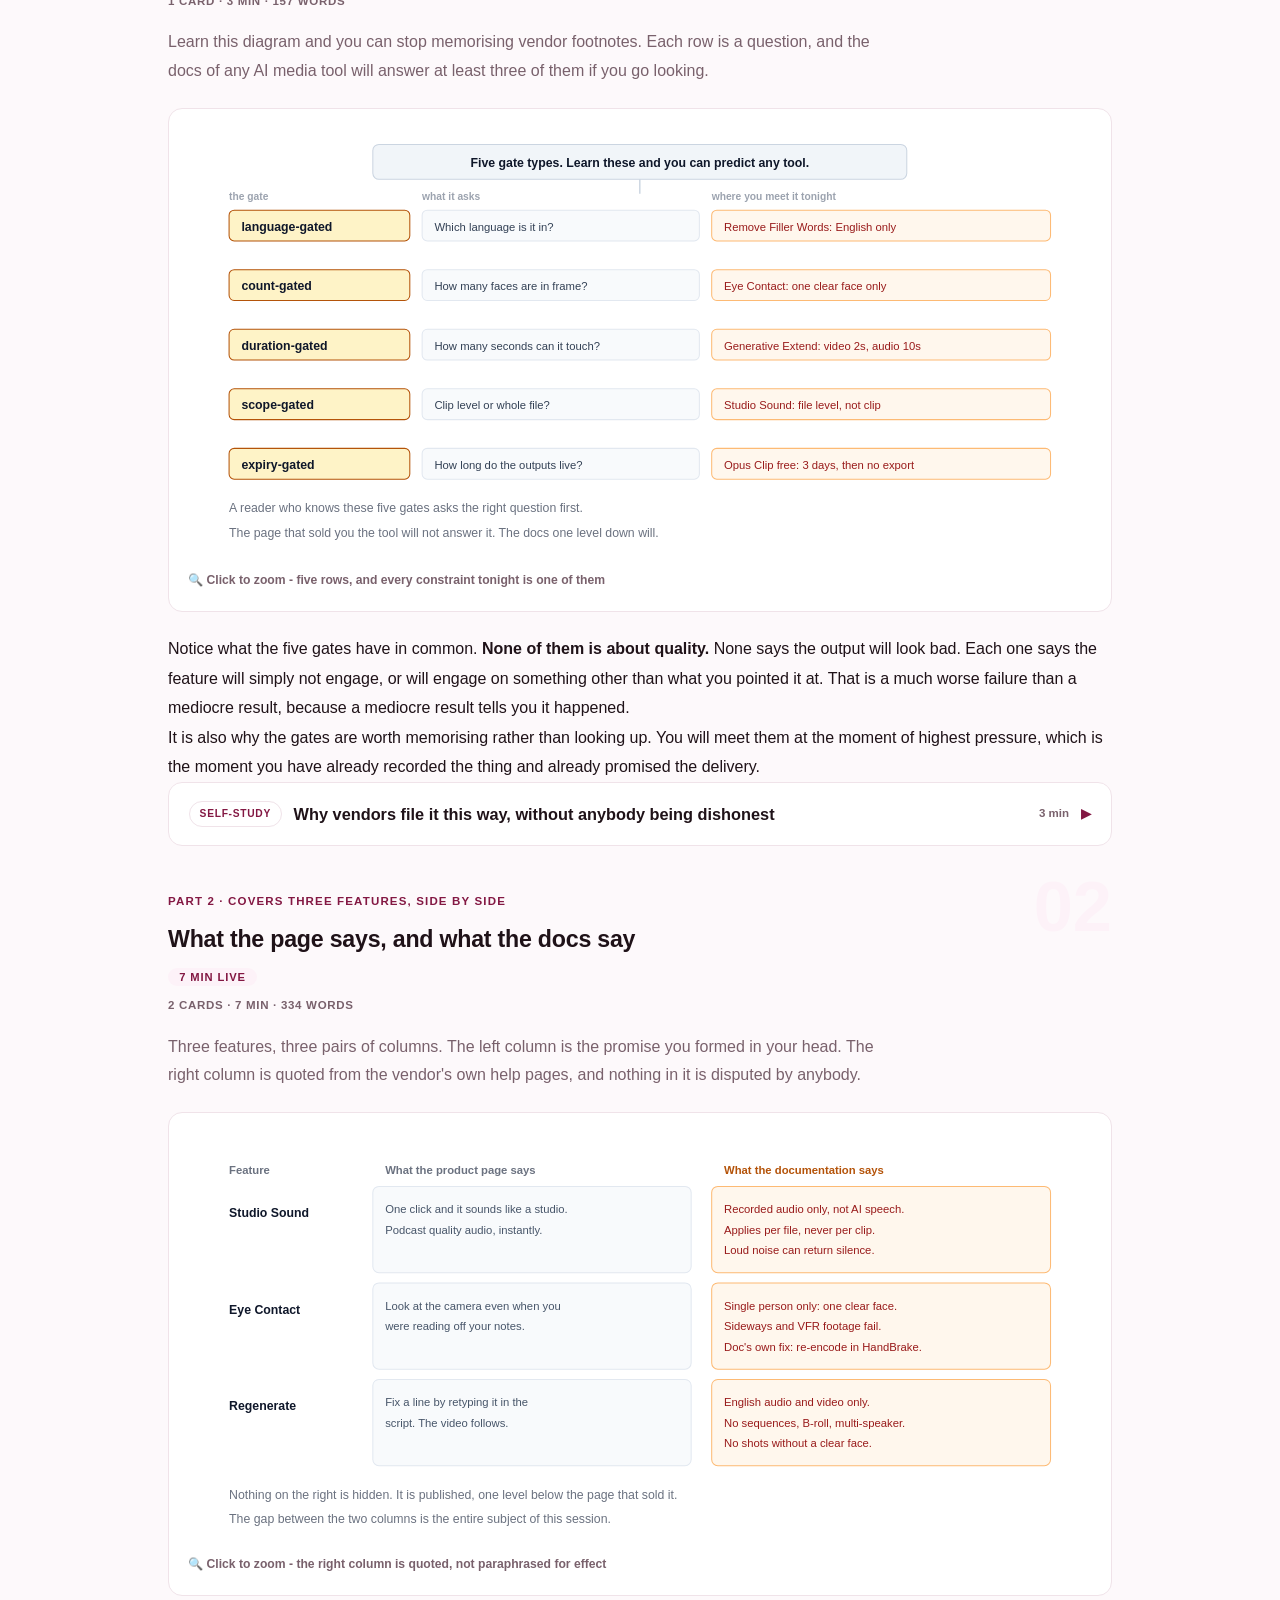
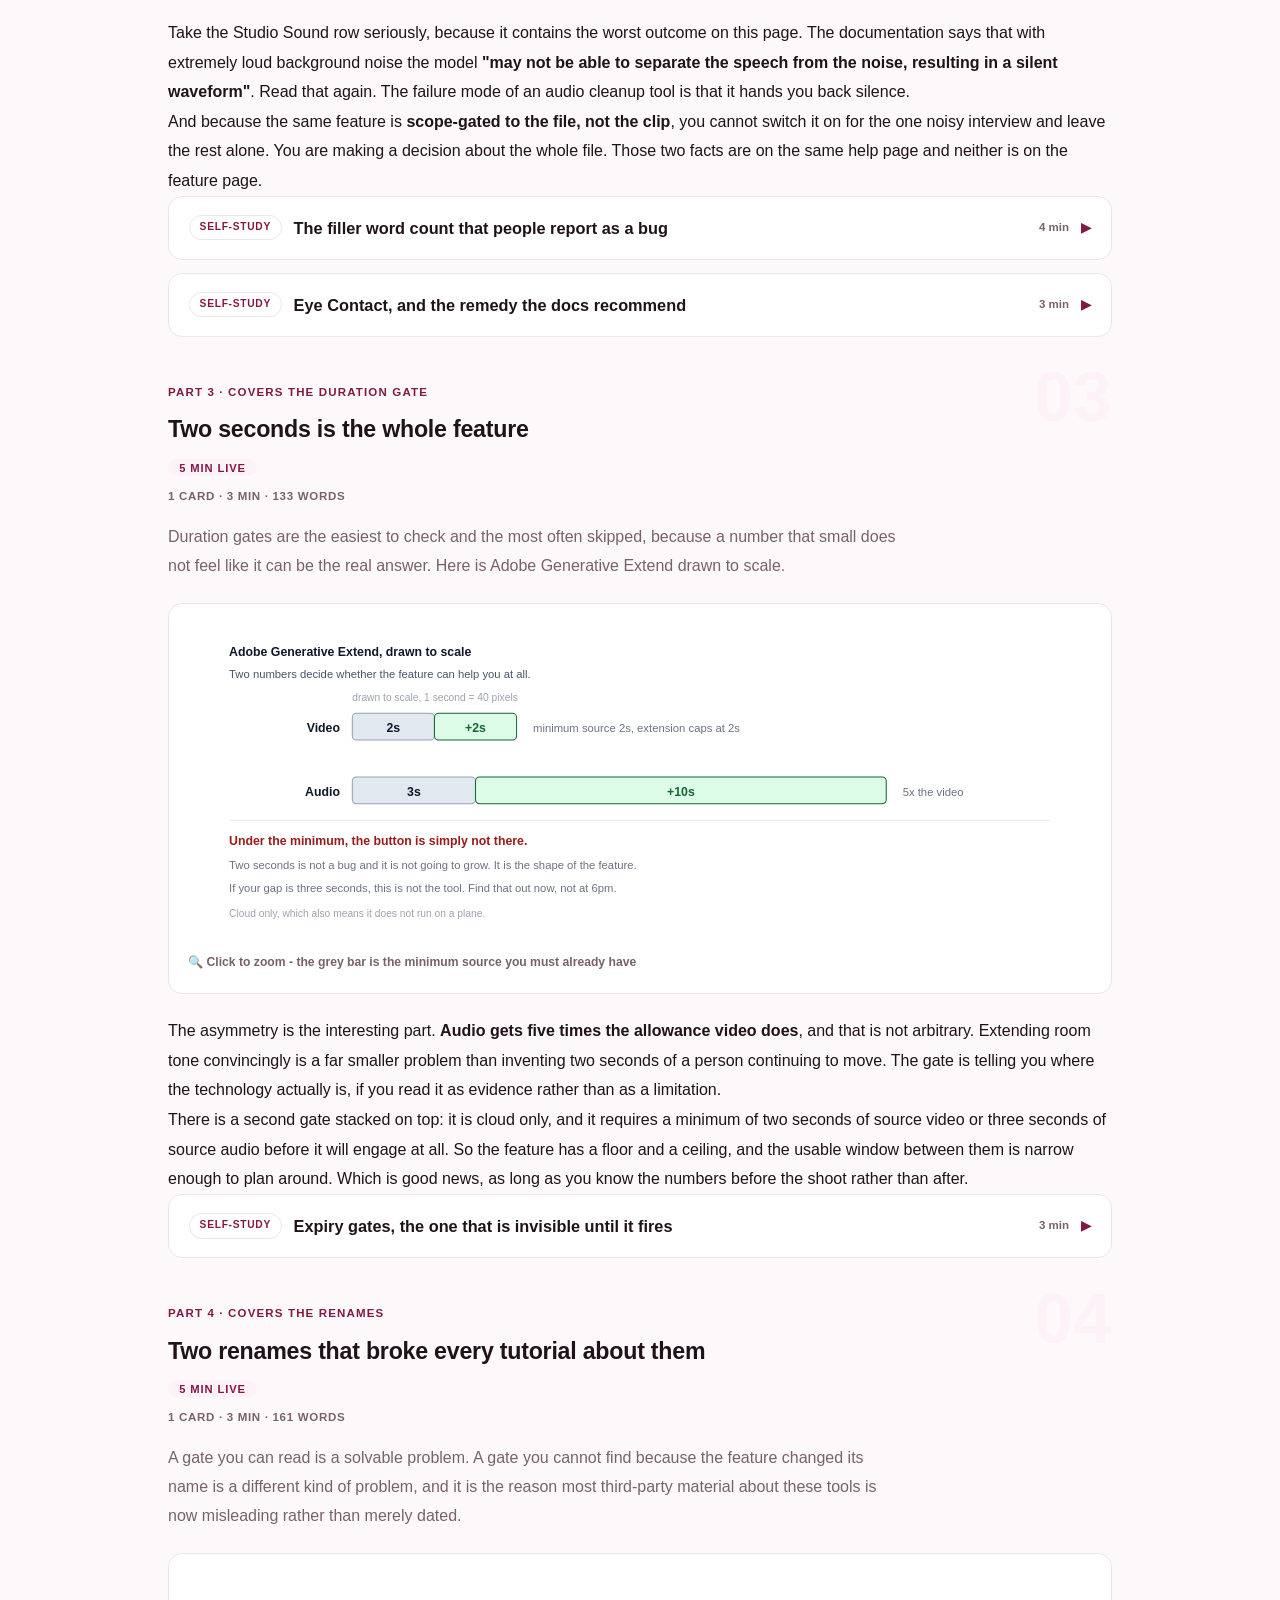
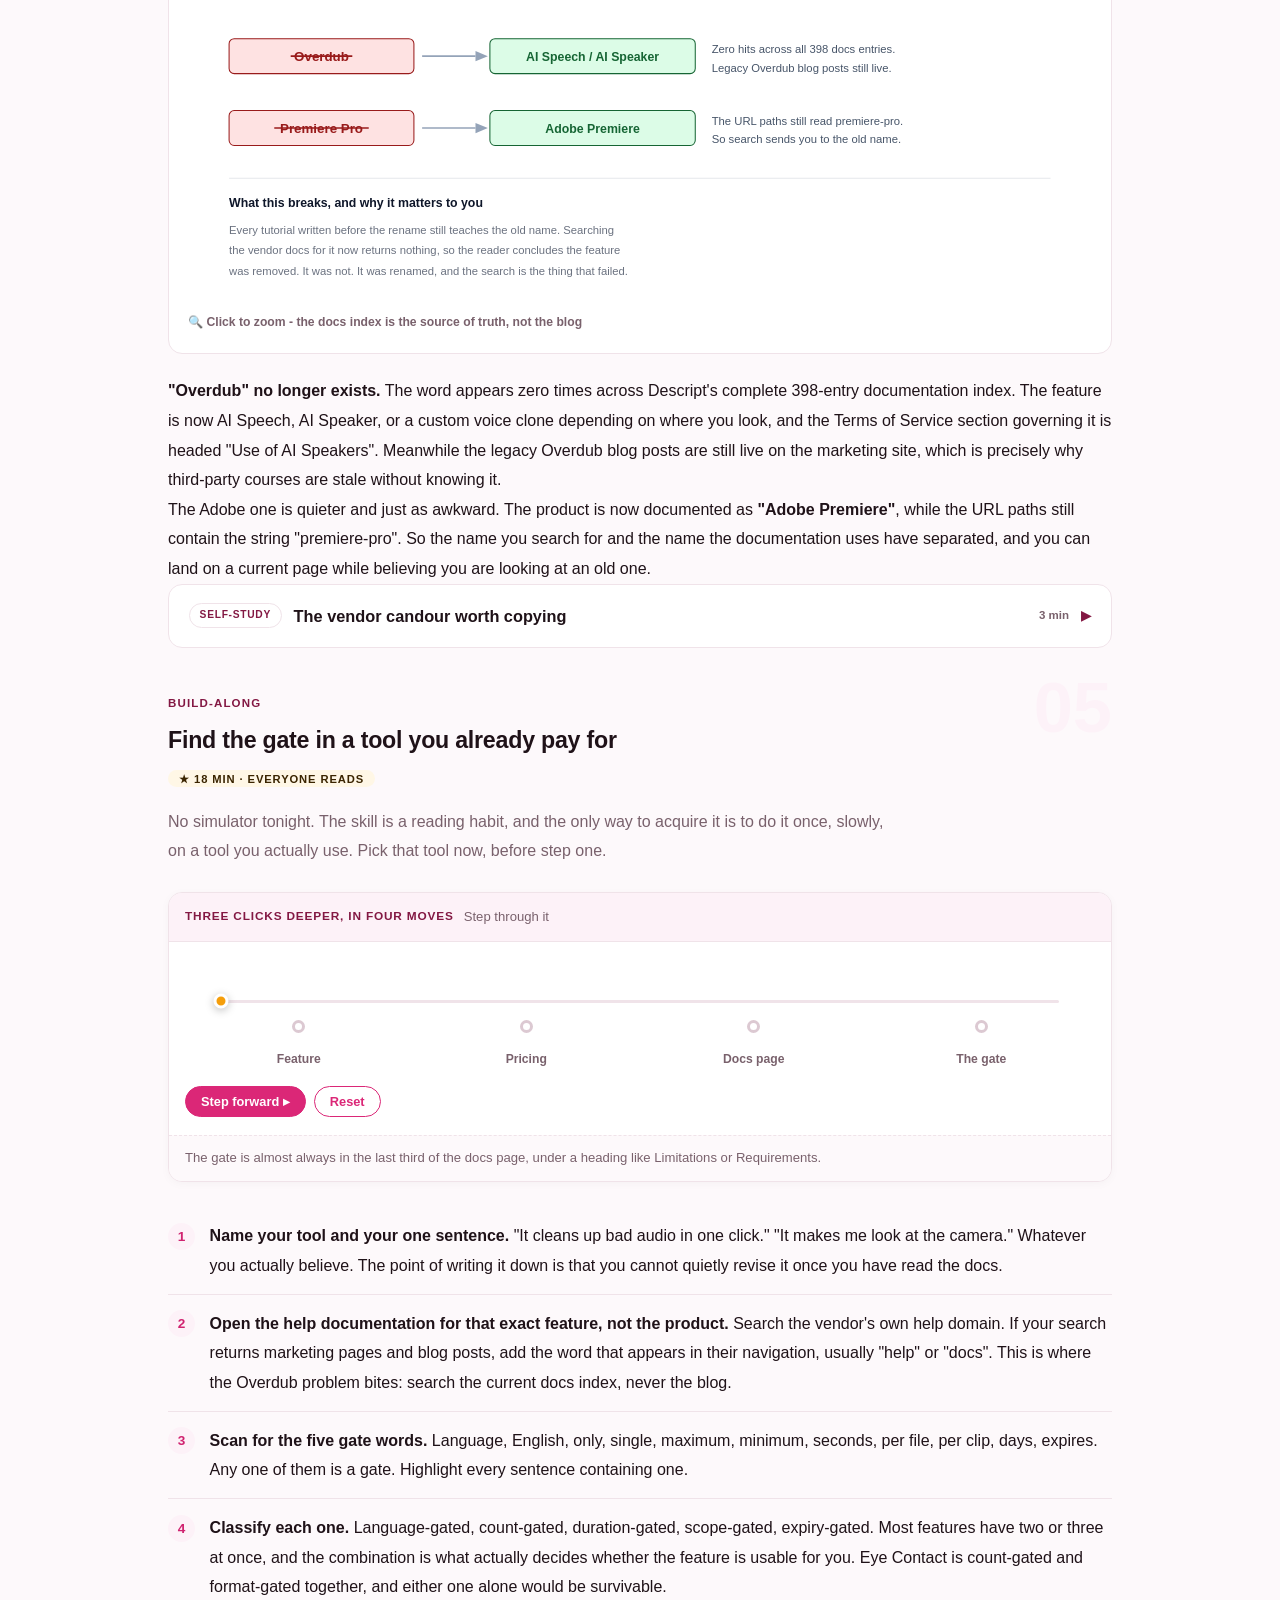
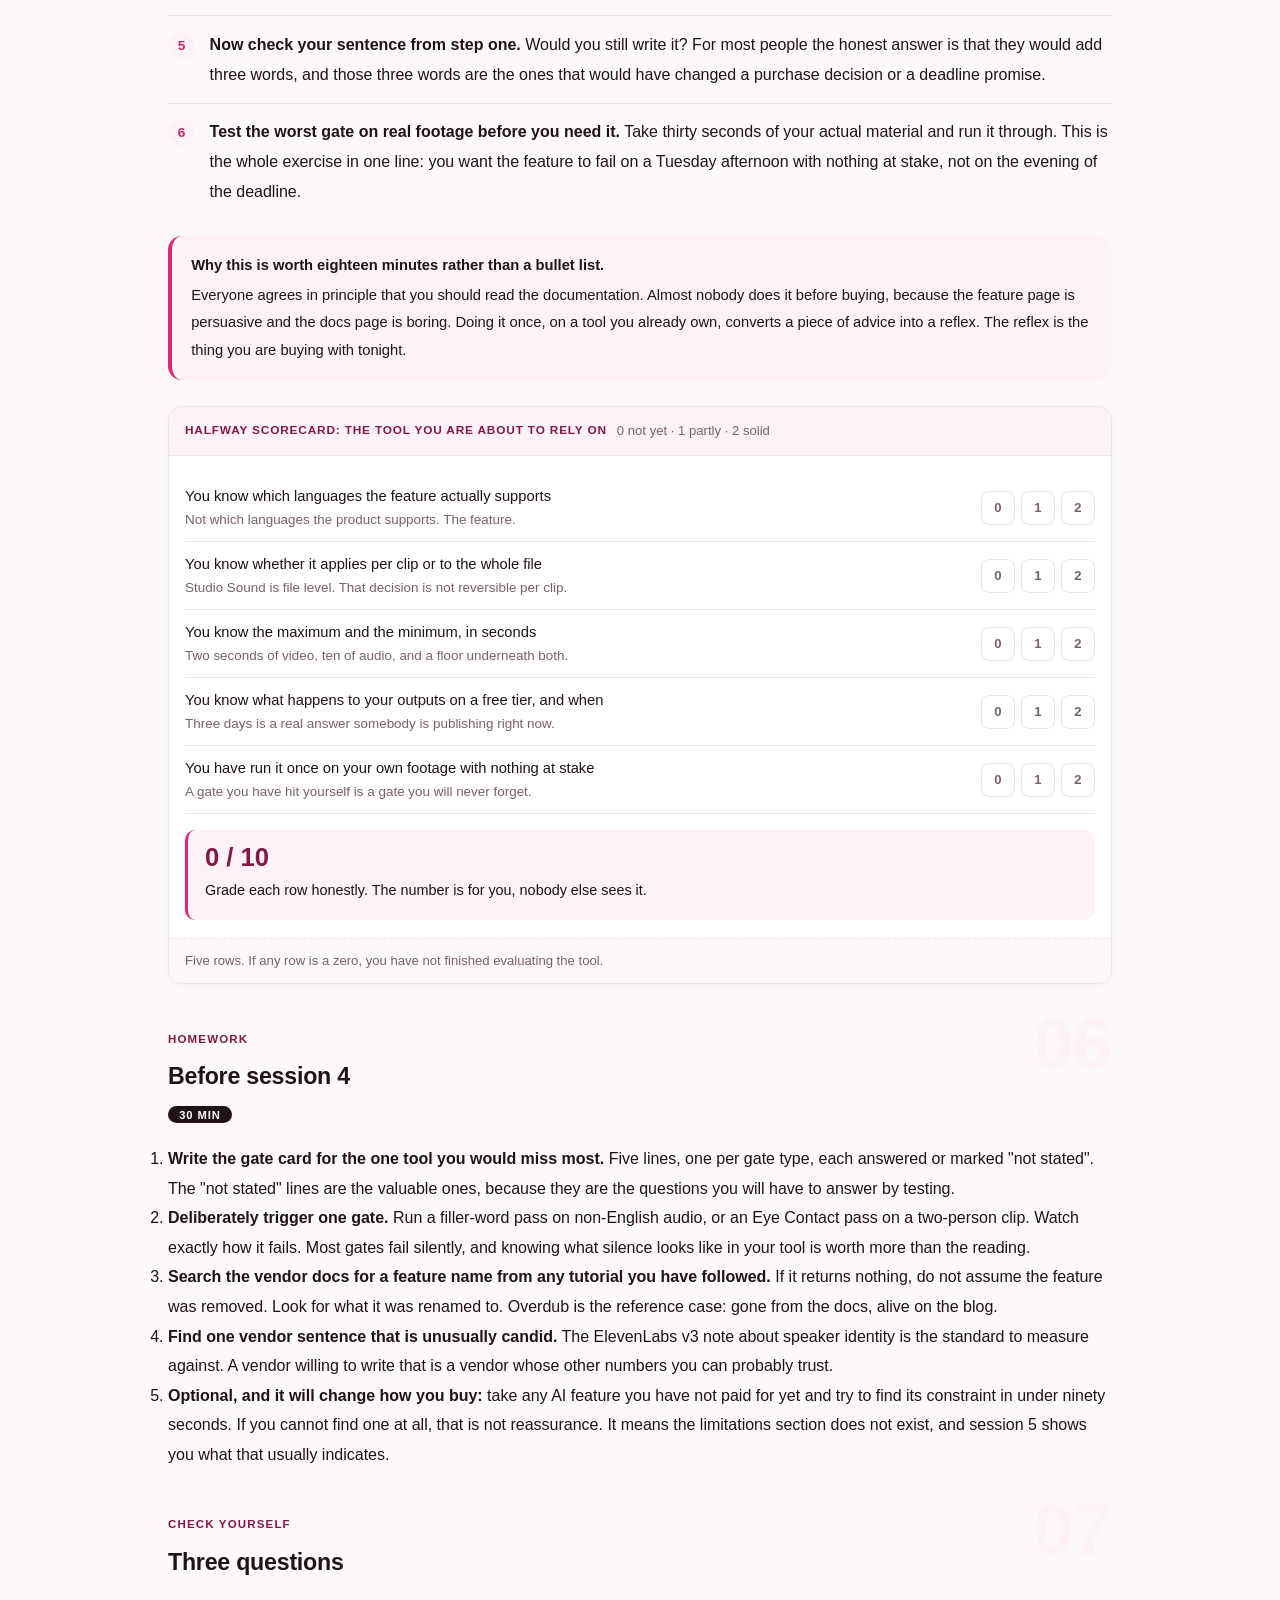
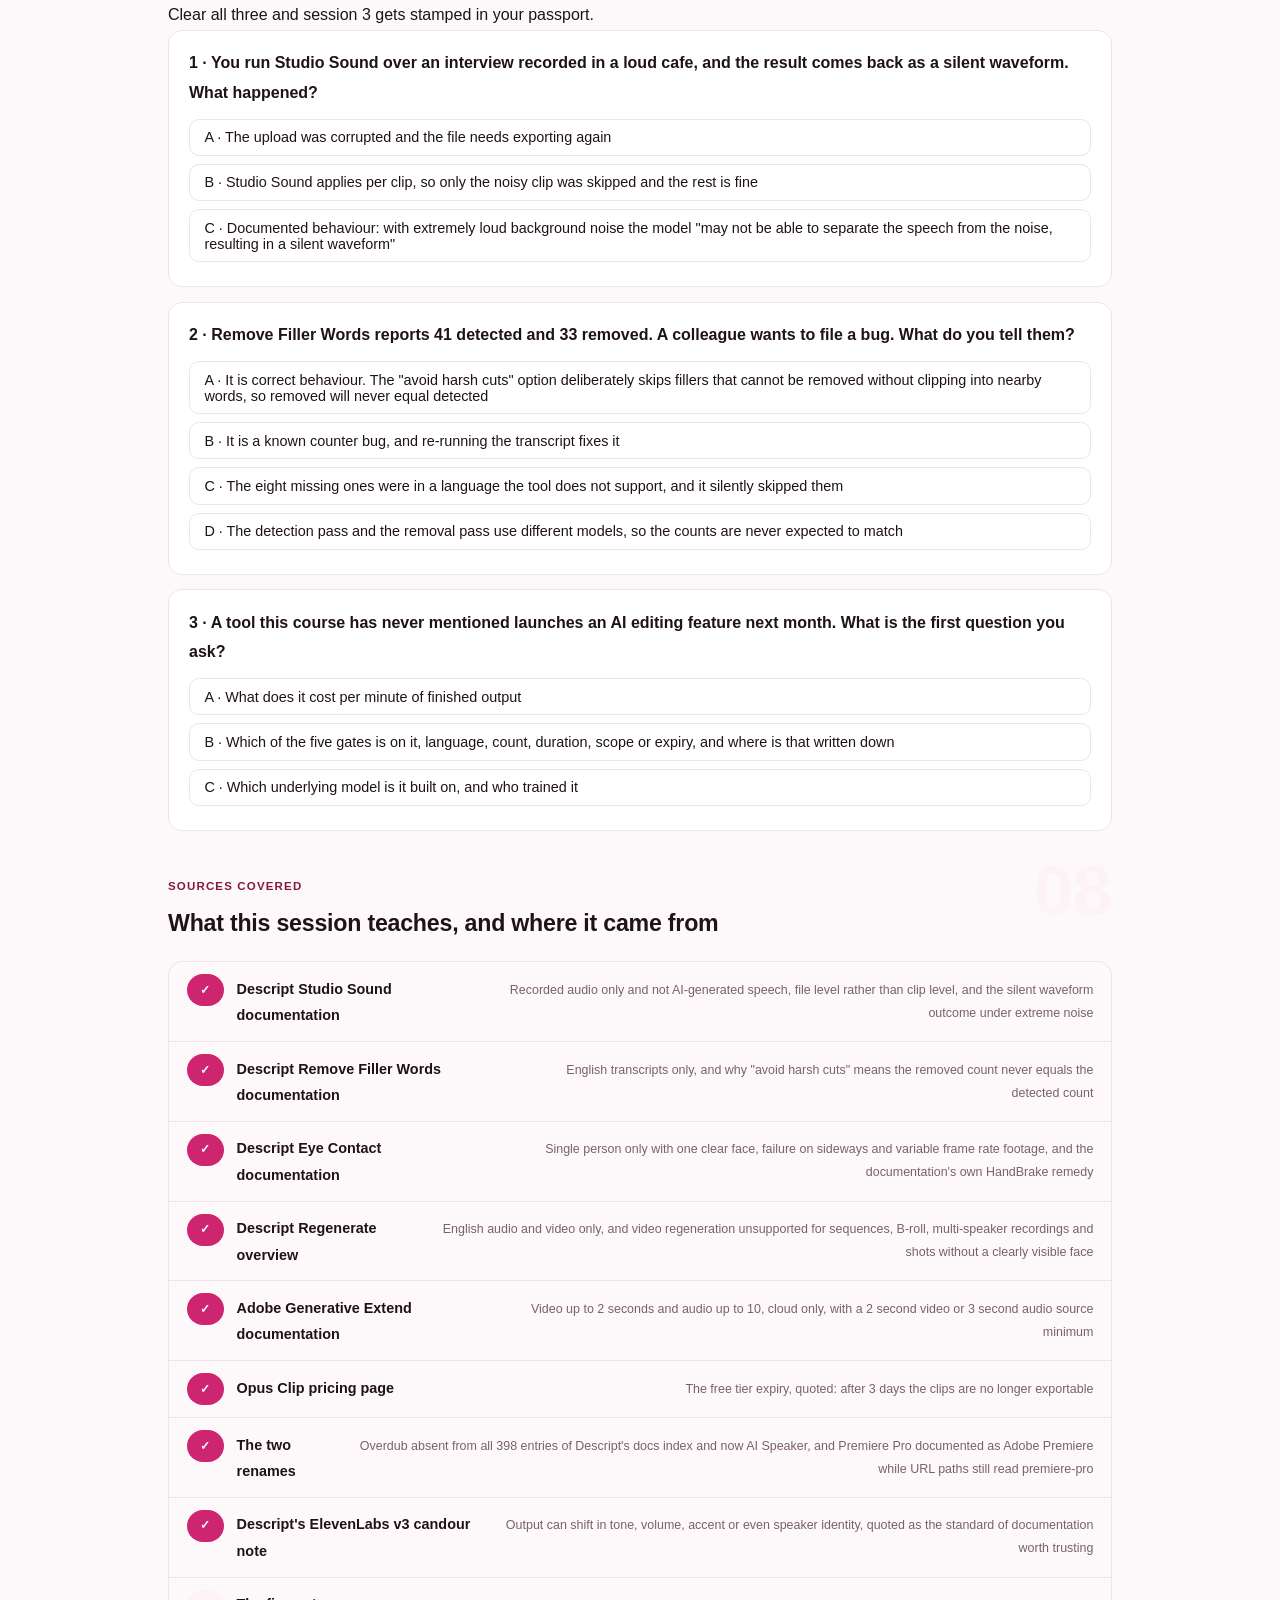
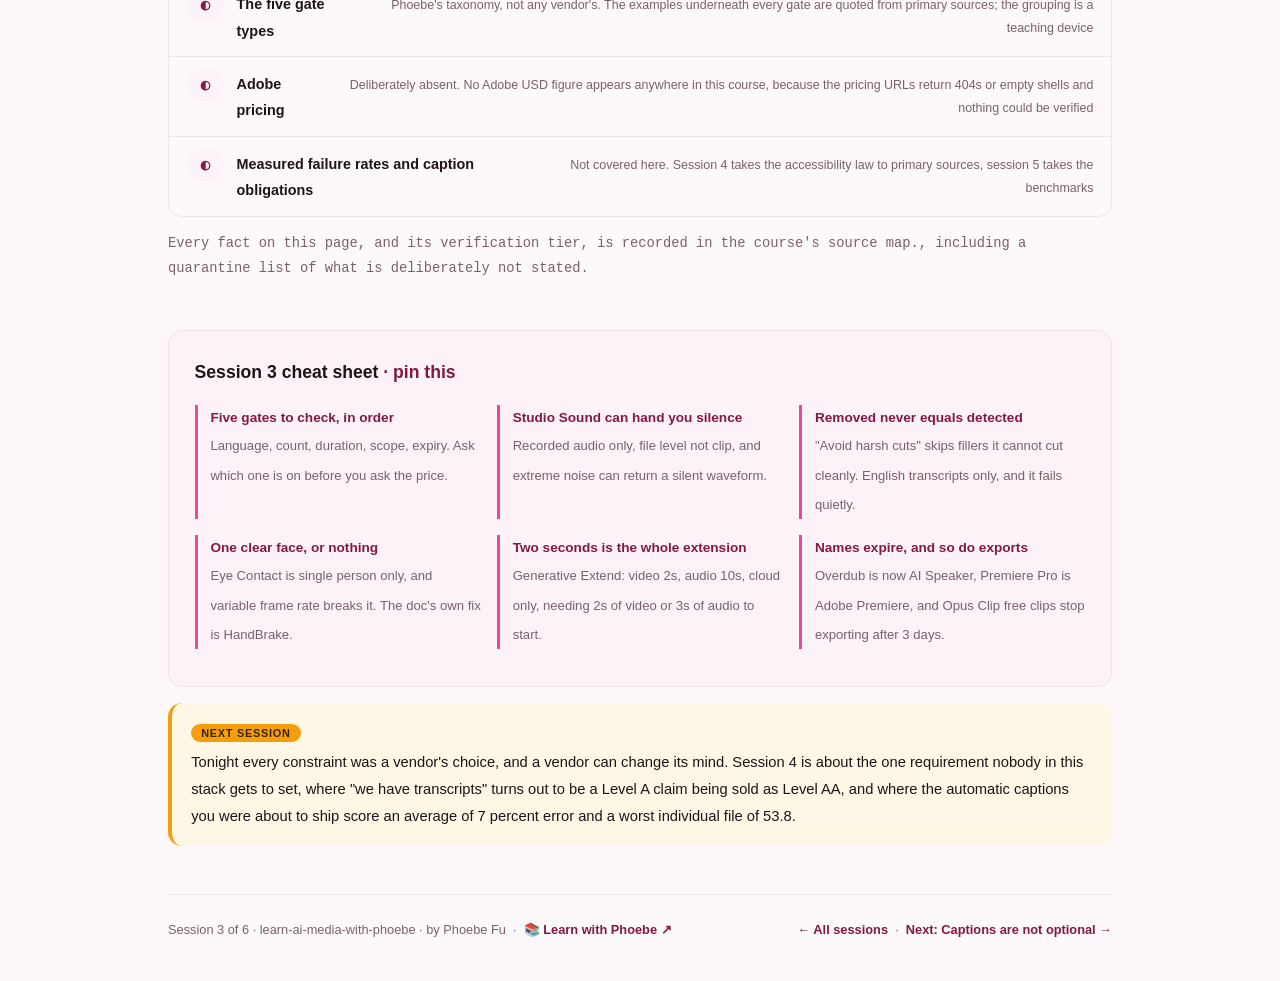
<file: courses/03-the-constraints-they-hide.html>
<!DOCTYPE html>
<html lang="en">
<head>
<meta charset="UTF-8">
<meta name="viewport" content="width=device-width, initial-scale=1.0">
<!-- social:start -->
<meta name="description" content="Session 3 of 6. English only. One clear face. Two seconds. File level, not clip level. Three days, then it stops exporting. Every real limit in AI video is three clicks deeper than the page that sold it to you, and they cluster into five types you can learn.">
<meta property="og:type" content="article">
<meta property="og:site_name" content="Learn with Phoebe">
<meta property="og:title" content="The constraints they hide - learn ai media with phoebe">
<meta property="og:description" content="Session 3 of 6. Five gate types, quoted from vendor documentation, that let you predict the limits of a tool this course never mentions.">
<meta property="og:url" content="https://phoebefu6.github.io/learn-ai-media-with-phoebe/courses/03-the-constraints-they-hide.html">
<meta property="og:image" content="https://phoebefu6.github.io/learn-ai-media-with-phoebe/assets/og-cover.png">
<meta property="og:image:width" content="1200">
<meta property="og:image:height" content="630">
<meta name="twitter:card" content="summary_large_image">
<meta name="twitter:title" content="The constraints they hide - learn ai media with phoebe">
<meta name="twitter:description" content="Session 3 of 6. The advertised feature is never the real constraint. Here are the five gates that always are.">
<meta name="twitter:image" content="https://phoebefu6.github.io/learn-ai-media-with-phoebe/assets/og-cover.png">
<!-- social:end -->
<title>Session 3 · The constraints they hide - learn ai media with phoebe</title>
<link rel="stylesheet" href="../assets/style.css?v=24">
</head>
<body>

<div class="toolbar">
  <div class="wrap">
    <span class="crumb"><a href="../index.html">learn-ai-media-with-phoebe</a> / Session 3 of 6</span>
    <button class="btn" id="toggle-all" type="button">Expand all</button>
    <button class="btn primary" id="zoom-toggle" type="button">Projector zoom: off</button>
  </div>
</div>

<header class="masthead">
  <div class="wrap">
    <div class="eyebrow">Learn AI Media with Phoebe · Session 3 of 6</div>
    <h1>The constraints <span class="accent">they hide</span></h1>
    <p class="sub">Nothing in this session is a secret. Every limit you are about to read is published, in the vendor's own words, on the vendor's own site. It is just never on the page that sold you the feature. Tonight you learn the five shapes these limits come in, so that the next time a tool launches, you know which question to ask before you have spent a pound or an afternoon on it.</p>
    <div class="chip-row">
      <span class="chip level">🟡 Medium</span>
      <span class="chip audience">Anyone about to pay for an AI editing tool</span>
      <span class="chip audience">Session 2 helps but is not required</span>
      <span class="chip time">45 min</span>
    </div>
    <div class="agenda">
      <span class="a1" style="flex:1">0-3 · Welcome</span>
      <span class="a2" style="flex:5">3-22 · The five gates</span>
      <span class="a3" style="flex:4">22-40 · Build-along: read the docs</span>
      <span class="a4" style="flex:1">40-45 · Q&amp;A</span>
    </div>
  </div>
</header>

<main class="wrap">

  <!-- ============ INTRO ============ -->
  <section class="section" id="intro">
    <div class="section-kicker">
      <span class="klabel">The claim this session has to earn</span>
      <h2>The advertised feature is never the real constraint</h2>
      <span class="tag concept">3 min live</span>
    </div>
    <p class="lede">Session 2 gave you prices. Prices are the easy part, because vendors publish them loudly and in one place. What they do not publish loudly is the sentence that decides whether the feature works on your footage at all.</p>

    <div class="callout warn">
      <p><strong>Across every vendor in this category, the real constraint sits about three clicks deeper than the page that sold you the tool.</strong> Not hidden, not illegal, not even unusual. Just filed one level down, in a help article that the marketing page does not link to, written in a flat voice that assumes you already committed.</p>
      <p>Here is the version of that sentence you will meet tonight, quoted exactly: Studio Sound <strong>"only works on recorded audio, not AI-generated speech".</strong> Remove Filler Words <strong>"currently detects filler words in English transcripts only".</strong> Eye Contact is <strong>"single person only: the effect works when one clear face is in frame".</strong> Regenerate <strong>"currently supports English audio and video only".</strong> None of those four sentences appears anywhere near where you make the buying decision.</p>
    </div>

    <details class="card" open>
      <summary><span class="mode live">Live</span>Why this is a lesson and not a list of gripes<span class="mini">2 min</span><span class="caret">▶</span></summary>
      <div class="body">
        <p>A list of limits goes stale in a quarter. Every one of the quotes above will be edited, renamed or superseded, probably before this course is a year old, and session 1 showed you exactly how fast that happens.</p>
        <p>What does not go stale is the <strong>shape</strong> of the limits. Read enough of these pages and you stop seeing twelve unrelated footnotes and start seeing five recurring gates: a language gate, a count gate, a duration gate, a scope gate and an expiry gate. Every constraint in this session is one of those five wearing a different product name.</p>
        <p>That is the portable part. A reader who knows the five gates can open the docs of a tool this course has never mentioned, find the real limit in about ninety seconds, and decide before paying. That is the whole point of tonight, and everything else on this page is evidence for it.</p>
      </div>
    </details>
  </section>

  <!-- ============ PART 1 ============ -->
  <section class="section" id="part-1">
    <div class="section-kicker">
      <span class="klabel">Part 1 · covers the taxonomy</span>
      <h2>Five gates, and the question each one answers</h2>
      <span class="tag concept">7 min live</span>
    </div>
    <p class="lede">Learn this diagram and you can stop memorising vendor footnotes. Each row is a question, and the docs of any AI media tool will answer at least three of them if you go looking.</p>

    <figure class="zoomable">
      <svg viewBox="0 0 880 420" xmlns="http://www.w3.org/2000/svg" role="img" aria-label="A taxonomy of five constraint types in AI media tools: language-gated, count-gated, duration-gated, scope-gated and expiry-gated, each shown with the question it answers and one real vendor example">
        <style>
          .t1R { font: 700 12px Inter, sans-serif; fill: #0F172A; }
          .t1Q { font: 400 11px Inter, sans-serif; fill: #334155; }
          .t1E { font: 400 11px Inter, sans-serif; fill: #991B1B; }
          .t1H { font: 700 10px Inter, sans-serif; fill: #9CA3AF; }
          .t1C { font: 700 12px Inter, sans-serif; fill: #0F172A; }
          .t1F { font: 400 12px Inter, sans-serif; fill: #6B7280; }
        </style>

        <rect x="180" y="16" width="520" height="34" rx="6" fill="#F1F5F9" stroke="#CBD5E1"/>
        <text class="t1C" x="440" y="38" text-anchor="middle">Five gate types. Learn these and you can predict any tool.</text>
        <line x1="440" y1="50" x2="440" y2="64" stroke="#CBD5E1" stroke-width="1.4"/>

        <text class="t1H" x="40" y="70">the gate</text>
        <text class="t1H" x="228" y="70">what it asks</text>
        <text class="t1H" x="510" y="70">where you meet it tonight</text>

        <rect x="40" y="80" width="176" height="30" rx="5" fill="#FEF3C7" stroke="#B45309"/>
        <text class="t1R" x="52" y="100">language-gated</text>
        <rect x="228" y="80" width="270" height="30" rx="5" fill="#F8FAFC" stroke="#E2E8F0"/>
        <text class="t1Q" x="240" y="100">Which language is it in?</text>
        <rect x="510" y="80" width="330" height="30" rx="5" fill="#FFF7ED" stroke="#FDBA74"/>
        <text class="t1E" x="522" y="100">Remove Filler Words: English only</text>

        <rect x="40" y="138" width="176" height="30" rx="5" fill="#FEF3C7" stroke="#B45309"/>
        <text class="t1R" x="52" y="158">count-gated</text>
        <rect x="228" y="138" width="270" height="30" rx="5" fill="#F8FAFC" stroke="#E2E8F0"/>
        <text class="t1Q" x="240" y="158">How many faces are in frame?</text>
        <rect x="510" y="138" width="330" height="30" rx="5" fill="#FFF7ED" stroke="#FDBA74"/>
        <text class="t1E" x="522" y="158">Eye Contact: one clear face only</text>

        <rect x="40" y="196" width="176" height="30" rx="5" fill="#FEF3C7" stroke="#B45309"/>
        <text class="t1R" x="52" y="216">duration-gated</text>
        <rect x="228" y="196" width="270" height="30" rx="5" fill="#F8FAFC" stroke="#E2E8F0"/>
        <text class="t1Q" x="240" y="216">How many seconds can it touch?</text>
        <rect x="510" y="196" width="330" height="30" rx="5" fill="#FFF7ED" stroke="#FDBA74"/>
        <text class="t1E" x="522" y="216">Generative Extend: video 2s, audio 10s</text>

        <rect x="40" y="254" width="176" height="30" rx="5" fill="#FEF3C7" stroke="#B45309"/>
        <text class="t1R" x="52" y="274">scope-gated</text>
        <rect x="228" y="254" width="270" height="30" rx="5" fill="#F8FAFC" stroke="#E2E8F0"/>
        <text class="t1Q" x="240" y="274">Clip level or whole file?</text>
        <rect x="510" y="254" width="330" height="30" rx="5" fill="#FFF7ED" stroke="#FDBA74"/>
        <text class="t1E" x="522" y="274">Studio Sound: file level, not clip</text>

        <rect x="40" y="312" width="176" height="30" rx="5" fill="#FEF3C7" stroke="#B45309"/>
        <text class="t1R" x="52" y="332">expiry-gated</text>
        <rect x="228" y="312" width="270" height="30" rx="5" fill="#F8FAFC" stroke="#E2E8F0"/>
        <text class="t1Q" x="240" y="332">How long do the outputs live?</text>
        <rect x="510" y="312" width="330" height="30" rx="5" fill="#FFF7ED" stroke="#FDBA74"/>
        <text class="t1E" x="522" y="332">Opus Clip free: 3 days, then no export</text>

        <text class="t1F" x="40" y="374">A reader who knows these five gates asks the right question first.</text>
        <text class="t1F" x="40" y="398">The page that sold you the tool will not answer it. The docs one level down will.</text>
      </svg>
      <figcaption>🔍 Click to zoom - five rows, and every constraint tonight is one of them</figcaption>
    </figure>

    <p>Notice what the five gates have in common. <strong>None of them is about quality.</strong> None says the output will look bad. Each one says the feature will simply not engage, or will engage on something other than what you pointed it at. That is a much worse failure than a mediocre result, because a mediocre result tells you it happened.</p>

    <p>It is also why the gates are worth memorising rather than looking up. You will meet them at the moment of highest pressure, which is the moment you have already recorded the thing and already promised the delivery.</p>

    <details class="card">
      <summary><span class="mode self">Self-study</span>Why vendors file it this way, without anybody being dishonest<span class="mini">3 min</span><span class="caret">▶</span></summary>
      <div class="body">
        <p>It is tempting to read this as deception. Mostly it is not, and the more accurate story is more useful to you.</p>
        <p>A feature page has one job: explain what the thing does to somebody who has never seen it. Adding "single person only, and it fails on variable frame rate footage" to that page would be honest and would also make it unreadable. So the limit goes to the help article, which is written later, by a different team, for somebody who already has the problem.</p>
        <p>The result is structural rather than malicious, and it is completely predictable. <strong>Which means you can route around it.</strong> The habit is one line long: before you buy or before you commit a deadline, open the help documentation for that exact feature and read to the bottom. The bottom is where the gate lives, every time, because that is where the writer put the caveats they could not fit above.</p>
      </div>
    </details>
  </section>

  <!-- ============ PART 2 ============ -->
  <section class="section" id="part-2">
    <div class="section-kicker">
      <span class="klabel">Part 2 · covers three features, side by side</span>
      <h2>What the page says, and what the docs say</h2>
      <span class="tag concept">7 min live</span>
    </div>
    <p class="lede">Three features, three pairs of columns. The left column is the promise you formed in your head. The right column is quoted from the vendor's own help pages, and nothing in it is disputed by anybody.</p>

    <figure class="zoomable">
      <svg viewBox="0 0 880 400" xmlns="http://www.w3.org/2000/svg" role="img" aria-label="A two column comparison for Studio Sound, Eye Contact and Regenerate, showing the marketing promise on the left and the documented constraint on the right for each">
        <style>
          .c2N { font: 700 12px Inter, sans-serif; fill: #0F172A; }
          .c2L { font: 400 11px Inter, sans-serif; fill: #475569; }
          .c2R { font: 400 11px Inter, sans-serif; fill: #991B1B; }
          .c2H { font: 700 11px Inter, sans-serif; fill: #6B7280; }
          .c2W { font: 700 11px Inter, sans-serif; fill: #B45309; }
          .c2F { font: 400 12px Inter, sans-serif; fill: #6B7280; }
        </style>

        <text class="c2H" x="40" y="40">Feature</text>
        <text class="c2H" x="192" y="40">What the product page says</text>
        <text class="c2W" x="522" y="40">What the documentation says</text>

        <rect x="180" y="52" width="310" height="84" rx="6" fill="#F8FAFC" stroke="#E2E8F0"/>
        <rect x="510" y="52" width="330" height="84" rx="6" fill="#FFF7ED" stroke="#FDBA74"/>
        <text class="c2N" x="40" y="82">Studio Sound</text>
        <text class="c2L" x="192" y="78">One click and it sounds like a studio.</text>
        <text class="c2L" x="192" y="98">Podcast quality audio, instantly.</text>
        <text class="c2R" x="522" y="78">Recorded audio only, not AI speech.</text>
        <text class="c2R" x="522" y="98">Applies per file, never per clip.</text>
        <text class="c2R" x="522" y="118">Loud noise can return silence.</text>

        <rect x="180" y="146" width="310" height="84" rx="6" fill="#F8FAFC" stroke="#E2E8F0"/>
        <rect x="510" y="146" width="330" height="84" rx="6" fill="#FFF7ED" stroke="#FDBA74"/>
        <text class="c2N" x="40" y="176">Eye Contact</text>
        <text class="c2L" x="192" y="172">Look at the camera even when you</text>
        <text class="c2L" x="192" y="192">were reading off your notes.</text>
        <text class="c2R" x="522" y="172">Single person only: one clear face.</text>
        <text class="c2R" x="522" y="192">Sideways and VFR footage fail.</text>
        <text class="c2R" x="522" y="212">Doc's own fix: re-encode in HandBrake.</text>

        <rect x="180" y="240" width="310" height="84" rx="6" fill="#F8FAFC" stroke="#E2E8F0"/>
        <rect x="510" y="240" width="330" height="84" rx="6" fill="#FFF7ED" stroke="#FDBA74"/>
        <text class="c2N" x="40" y="270">Regenerate</text>
        <text class="c2L" x="192" y="266">Fix a line by retyping it in the</text>
        <text class="c2L" x="192" y="286">script. The video follows.</text>
        <text class="c2R" x="522" y="266">English audio and video only.</text>
        <text class="c2R" x="522" y="286">No sequences, B-roll, multi-speaker.</text>
        <text class="c2R" x="522" y="306">No shots without a clear face.</text>

        <text class="c2F" x="40" y="356">Nothing on the right is hidden. It is published, one level below the page that sold it.</text>
        <text class="c2F" x="40" y="380">The gap between the two columns is the entire subject of this session.</text>
      </svg>
      <figcaption>🔍 Click to zoom - the right column is quoted, not paraphrased for effect</figcaption>
    </figure>

    <p>Take the Studio Sound row seriously, because it contains the worst outcome on this page. The documentation says that with extremely loud background noise the model <strong>"may not be able to separate the speech from the noise, resulting in a silent waveform"</strong>. Read that again. The failure mode of an audio cleanup tool is that it hands you back silence.</p>

    <p>And because the same feature is <strong>scope-gated to the file, not the clip</strong>, you cannot switch it on for the one noisy interview and leave the rest alone. You are making a decision about the whole file. Those two facts are on the same help page and neither is on the feature page.</p>

    <details class="card">
      <summary><span class="mode self">Self-study</span>The filler word count that people report as a bug<span class="mini">4 min</span><span class="caret">▶</span></summary>
      <div class="body">
        <p>This one is worth knowing because you will be asked about it, and the intuitive answer is wrong.</p>
        <p>Remove Filler Words shows you a count of what it detected. It then removes fewer than that, and people file bug reports. It is not a bug. The option called <strong>"avoid harsh cuts"</strong> deliberately skips filler words that cannot be removed without clipping into nearby words or leaving an awkward cut behind.</p>
        <p>So <strong>the removed count will never equal the detected count</strong>, and it should not. A tool that removed all of them would be a tool that clipped the first syllable off the word after every skipped "um". The gap between the two numbers is the feature protecting your audio.</p>
        <p>The other constraint on the same feature is the language gate: it <strong>"currently detects filler words in English transcripts only"</strong>. If you work in any other language, this feature does not exist for you, and it will not tell you that. It will just find nothing.</p>
      </div>
    </details>

    <details class="card">
      <summary><span class="mode self">Self-study</span>Eye Contact, and the remedy the docs recommend<span class="mini">3 min</span><span class="caret">▶</span></summary>
      <div class="body">
        <p>Eye Contact is a count-gated feature and states it plainly: <strong>"single person only: the effect works when one clear face is in frame"</strong>. Two-hander interviews, panels, anything with a second person drifting into shot, all out of scope. That is a hard gate, not a quality warning.</p>
        <p>The second gate is technical and catches far more people. It fails on sideways footage, and it fails on <strong>variable frame rate video</strong>. Variable frame rate is what a lot of screen recorders and phone capture apps produce by default, which means a large share of the footage people actually want to fix is exactly the footage the feature refuses.</p>
        <p>The tell that this is a real limit rather than a temporary one: <strong>the documentation's own suggested remedy is to re-encode your file in HandBrake first.</strong> A vendor sending you to a third-party transcoder before its own feature will run is a vendor telling you, politely, that this is not getting fixed soon. Read that as a signal whenever you see it.</p>
      </div>
    </details>
  </section>

  <!-- ============ PART 3 ============ -->
  <section class="section" id="part-3">
    <div class="section-kicker">
      <span class="klabel">Part 3 · covers the duration gate</span>
      <h2>Two seconds is the whole feature</h2>
      <span class="tag concept">5 min live</span>
    </div>
    <p class="lede">Duration gates are the easiest to check and the most often skipped, because a number that small does not feel like it can be the real answer. Here is Adobe Generative Extend drawn to scale.</p>

    <figure class="zoomable">
      <svg viewBox="0 0 880 310" xmlns="http://www.w3.org/2000/svg" role="img" aria-label="A to-scale bar chart of Adobe Generative Extend limits, showing video can be extended up to two seconds from a minimum two second source, while audio can be extended up to ten seconds from a minimum three second source">
        <style>
          .g3T { font: 700 12px Inter, sans-serif; fill: #0F172A; }
          .g3S { font: 400 11px Inter, sans-serif; fill: #475569; }
          .g3B { font: 700 12px Inter, sans-serif; fill: #0F172A; }
          .g3G { font: 700 12px Inter, sans-serif; fill: #166534; }
          .g3N { font: 400 11px Inter, sans-serif; fill: #6B7280; }
          .g3A { font: 400 10px Inter, sans-serif; fill: #9CA3AF; }
          .g3W { font: 700 12px Inter, sans-serif; fill: #991B1B; }
        </style>

        <text class="g3T" x="40" y="32">Adobe Generative Extend, drawn to scale</text>
        <text class="g3S" x="40" y="54">Two numbers decide whether the feature can help you at all.</text>
        <text class="g3A" x="160" y="76">drawn to scale, 1 second = 40 pixels</text>

        <text class="g3T" x="148" y="106" text-anchor="end">Video</text>
        <rect x="160" y="88" width="80" height="26" rx="4" fill="#E2E8F0" stroke="#94A3B8"/>
        <text class="g3B" x="200" y="106" text-anchor="middle">2s</text>
        <rect x="240" y="88" width="80" height="26" rx="4" fill="#DCFCE7" stroke="#166534"/>
        <text class="g3G" x="280" y="106" text-anchor="middle">+2s</text>
        <text class="g3N" x="336" y="106">minimum source 2s, extension caps at 2s</text>

        <text class="g3T" x="148" y="168" text-anchor="end">Audio</text>
        <rect x="160" y="150" width="120" height="26" rx="4" fill="#E2E8F0" stroke="#94A3B8"/>
        <text class="g3B" x="220" y="168" text-anchor="middle">3s</text>
        <rect x="280" y="150" width="400" height="26" rx="4" fill="#DCFCE7" stroke="#166534"/>
        <text class="g3G" x="480" y="168" text-anchor="middle">+10s</text>
        <text class="g3N" x="696" y="168">5x the video</text>

        <line x1="40" y1="192" x2="840" y2="192" stroke="#E5E7EB" stroke-width="1"/>

        <text class="g3W" x="40" y="216">Under the minimum, the button is simply not there.</text>
        <text class="g3N" x="40" y="240">Two seconds is not a bug and it is not going to grow. It is the shape of the feature.</text>
        <text class="g3N" x="40" y="262">If your gap is three seconds, this is not the tool. Find that out now, not at 6pm.</text>
        <text class="g3A" x="40" y="286">Cloud only, which also means it does not run on a plane.</text>
      </svg>
      <figcaption>🔍 Click to zoom - the grey bar is the minimum source you must already have</figcaption>
    </figure>

    <p>The asymmetry is the interesting part. <strong>Audio gets five times the allowance video does</strong>, and that is not arbitrary. Extending room tone convincingly is a far smaller problem than inventing two seconds of a person continuing to move. The gate is telling you where the technology actually is, if you read it as evidence rather than as a limitation.</p>

    <p>There is a second gate stacked on top: it is cloud only, and it requires a minimum of two seconds of source video or three seconds of source audio before it will engage at all. So the feature has a floor and a ceiling, and the usable window between them is narrow enough to plan around. Which is good news, as long as you know the numbers before the shoot rather than after.</p>

    <details class="card">
      <summary><span class="mode self">Self-study</span>Expiry gates, the one that is invisible until it fires<span class="mini">3 min</span><span class="caret">▶</span></summary>
      <div class="body">
        <p>The other four gates announce themselves at the moment you try to use the feature. Expiry gates do not. They announce themselves later, usually when you go back for something.</p>
        <p>Opus Clip's free tier states it in one line: <strong>"After 3 days, the clips will no longer be exportable."</strong> Not deleted. Not hidden. Not exportable. You can still see the work you did, which is arguably worse, because the thing that is gone is the only part that mattered.</p>
        <p>Treat any free tier as expiry-gated until proven otherwise, and go and find the sentence. The question to ask is not "is it free" but <strong>"for how long can I get my work back out"</strong>. Those are completely different questions and only one of them is answered on the pricing page in large type.</p>
      </div>
    </details>
  </section>

  <!-- ============ PART 4 ============ -->
  <section class="section" id="part-4">
    <div class="section-kicker">
      <span class="klabel">Part 4 · covers the renames</span>
      <h2>Two renames that broke every tutorial about them</h2>
      <span class="tag concept">5 min live</span>
    </div>
    <p class="lede">A gate you can read is a solvable problem. A gate you cannot find because the feature changed its name is a different kind of problem, and it is the reason most third-party material about these tools is now misleading rather than merely dated.</p>

    <figure class="zoomable">
      <svg viewBox="0 0 880 320" xmlns="http://www.w3.org/2000/svg" role="img" aria-label="Two feature renames: Descript's Overdub is now AI Speech or AI Speaker with zero mentions across its 398 entry docs index, and Premiere Pro is now documented as Adobe Premiere while its URL paths still read premiere-pro">
        <style>
          .r4O { font: 700 13px Inter, sans-serif; fill: #991B1B; }
          .r4N { font: 700 12px Inter, sans-serif; fill: #166534; }
          .r4T { font: 400 11px Inter, sans-serif; fill: #475569; }
          .r4H { font: 700 12px Inter, sans-serif; fill: #0F172A; }
          .r4B { font: 400 11px Inter, sans-serif; fill: #6B7280; }
        </style>

        <rect x="40" y="64" width="180" height="34" rx="5" fill="#FEE2E2" stroke="#991B1B"/>
        <text class="r4O" x="130" y="86" text-anchor="middle">Overdub</text>
        <line data-strike="1" x1="100" y1="81" x2="160" y2="81" stroke="#991B1B" stroke-width="1.6"/>
        <line x1="228" y1="81" x2="280" y2="81" stroke="#94A3B8" stroke-width="1.6"/>
        <polygon points="280,76 292,81 280,86" fill="#94A3B8"/>
        <rect x="294" y="64" width="200" height="34" rx="5" fill="#DCFCE7" stroke="#166534"/>
        <text class="r4N" x="394" y="86" text-anchor="middle">AI Speech / AI Speaker</text>
        <text class="r4T" x="510" y="78">Zero hits across all 398 docs entries.</text>
        <text class="r4T" x="510" y="96">Legacy Overdub blog posts still live.</text>

        <rect x="40" y="134" width="180" height="34" rx="5" fill="#FEE2E2" stroke="#991B1B"/>
        <text class="r4O" x="130" y="156" text-anchor="middle">Premiere Pro</text>
        <line data-strike="1" x1="84" y1="151" x2="176" y2="151" stroke="#991B1B" stroke-width="1.6"/>
        <line x1="228" y1="151" x2="280" y2="151" stroke="#94A3B8" stroke-width="1.6"/>
        <polygon points="280,146 292,151 280,156" fill="#94A3B8"/>
        <rect x="294" y="134" width="200" height="34" rx="5" fill="#DCFCE7" stroke="#166534"/>
        <text class="r4N" x="394" y="156" text-anchor="middle">Adobe Premiere</text>
        <text class="r4T" x="510" y="148">The URL paths still read premiere-pro.</text>
        <text class="r4T" x="510" y="166">So search sends you to the old name.</text>

        <line x1="40" y1="200" x2="840" y2="200" stroke="#E5E7EB" stroke-width="1"/>

        <text class="r4H" x="40" y="228">What this breaks, and why it matters to you</text>
        <text class="r4B" x="40" y="254">Every tutorial written before the rename still teaches the old name. Searching</text>
        <text class="r4B" x="40" y="274">the vendor docs for it now returns nothing, so the reader concludes the feature</text>
        <text class="r4B" x="40" y="294">was removed. It was not. It was renamed, and the search is the thing that failed.</text>
      </svg>
      <figcaption>🔍 Click to zoom - the docs index is the source of truth, not the blog</figcaption>
    </figure>

    <p><strong>"Overdub" no longer exists.</strong> The word appears zero times across Descript's complete 398-entry documentation index. The feature is now AI Speech, AI Speaker, or a custom voice clone depending on where you look, and the Terms of Service section governing it is headed "Use of AI Speakers". Meanwhile the legacy Overdub blog posts are still live on the marketing site, which is precisely why third-party courses are stale without knowing it.</p>

    <p>The Adobe one is quieter and just as awkward. The product is now documented as <strong>"Adobe Premiere"</strong>, while the URL paths still contain the string "premiere-pro". So the name you search for and the name the documentation uses have separated, and you can land on a current page while believing you are looking at an old one.</p>

    <details class="card">
      <summary><span class="mode self">Self-study</span>The vendor candour worth copying<span class="mini">3 min</span><span class="caret">▶</span></summary>
      <div class="body">
        <p>It would be unfair to leave this session sounding like every vendor buries everything. One of them writes a warning so blunt it is worth quoting as a model of what good documentation looks like.</p>
        <p>Descript, describing the output of ElevenLabs v3: <strong>"You may notice inconsistencies in how the output from this model sounds across paragraphs. This can include shifts in tone, volume, accent, or even speaker identity."</strong></p>
        <p>Sit with the last three words. The vendor is telling you, in its own help pages, that the synthetic voice may stop sounding like the same person partway through. That is not a small caveat, and putting it in writing costs them something.</p>
        <p>Use it as your calibration. When a vendor writes at that level of candour, the rest of its documentation is probably trustworthy. When a feature page has no limitations section at all, that absence is itself information, and session 5 shows you a system card that has exactly that shape.</p>
      </div>
    </details>
  </section>

  <!-- ============ BUILD ALONG ============ -->
  <section class="section" id="demo-1">
    <div class="section-kicker">
      <span class="klabel">Build-along</span>
      <h2>Find the gate in a tool you already pay for</h2>
      <span class="tag demo">★ 18 min · everyone reads</span>
    </div>
    <p class="lede">No simulator tonight. The skill is a reading habit, and the only way to acquire it is to do it once, slowly, on a tool you actually use. Pick that tool now, before step one.</p>

    <div class="tick" data-stages="Feature|Pricing|Docs page|The gate" data-title="Three clicks deeper, in four moves" data-foot="The gate is almost always in the last third of the docs page, under a heading like Limitations or Requirements.">
      <p class="tick-note" data-stage="0"><b>Feature page.</b> This is where you formed your belief about what the tool does. Write that belief down in one sentence, now, before you read anything else. You will want the exact wording later.</p>
      <p class="tick-note" data-stage="1"><b>Pricing page.</b> Tiers, credits, media minutes. Useful, and it is session 2's territory. What is almost never here is whether the feature works on your footage.</p>
      <p class="tick-note" data-stage="2"><b>Documentation page for that one feature.</b> Not the docs home. The article about the single feature you care about. Scroll to the bottom third and read every sentence that starts with a qualifier.</p>
      <p class="tick-note" data-stage="3"><b>The gate.</b> Language, count, duration, scope or expiry. There is usually more than one. Write them next to your sentence from step one and look at the distance between them.</p>
    </div>

    <div class="steps">
      <div class="step"><p><strong>Name your tool and your one sentence.</strong> "It cleans up bad audio in one click." "It makes me look at the camera." Whatever you actually believe. The point of writing it down is that you cannot quietly revise it once you have read the docs.</p></div>
      <div class="step"><p><strong>Open the help documentation for that exact feature, not the product.</strong> Search the vendor's own help domain. If your search returns marketing pages and blog posts, add the word that appears in their navigation, usually "help" or "docs". This is where the Overdub problem bites: search the current docs index, never the blog.</p></div>
      <div class="step"><p><strong>Scan for the five gate words.</strong> Language, English, only, single, maximum, minimum, seconds, per file, per clip, days, expires. Any one of them is a gate. Highlight every sentence containing one.</p></div>
      <div class="step"><p><strong>Classify each one.</strong> Language-gated, count-gated, duration-gated, scope-gated, expiry-gated. Most features have two or three at once, and the combination is what actually decides whether the feature is usable for you. Eye Contact is count-gated and format-gated together, and either one alone would be survivable.</p></div>
      <div class="step"><p><strong>Now check your sentence from step one.</strong> Would you still write it? For most people the honest answer is that they would add three words, and those three words are the ones that would have changed a purchase decision or a deadline promise.</p></div>
      <div class="step"><p><strong>Test the worst gate on real footage before you need it.</strong> Take thirty seconds of your actual material and run it through. This is the whole exercise in one line: you want the feature to fail on a Tuesday afternoon with nothing at stake, not on the evening of the deadline.</p></div>
    </div>

    <div class="callout tip">
      <p><strong>Why this is worth eighteen minutes rather than a bullet list.</strong> Everyone agrees in principle that you should read the documentation. Almost nobody does it before buying, because the feature page is persuasive and the docs page is boring. Doing it once, on a tool you already own, converts a piece of advice into a reflex. The reflex is the thing you are buying with tonight.</p>
    </div>

    <div class="scorecard" data-title="Halfway scorecard: the tool you are about to rely on" data-foot="Five rows. If any row is a zero, you have not finished evaluating the tool.">
      <div class="sc-row"><div class="sc-q">You know which languages the feature actually supports<em>Not which languages the product supports. The feature.</em></div></div>
      <div class="sc-row"><div class="sc-q">You know whether it applies per clip or to the whole file<em>Studio Sound is file level. That decision is not reversible per clip.</em></div></div>
      <div class="sc-row"><div class="sc-q">You know the maximum and the minimum, in seconds<em>Two seconds of video, ten of audio, and a floor underneath both.</em></div></div>
      <div class="sc-row"><div class="sc-q">You know what happens to your outputs on a free tier, and when<em>Three days is a real answer somebody is publishing right now.</em></div></div>
      <div class="sc-row"><div class="sc-q">You have run it once on your own footage with nothing at stake<em>A gate you have hit yourself is a gate you will never forget.</em></div></div>
    </div>
  </section>

  <!-- ============ HOMEWORK ============ -->
  <section class="section" id="exercise">
    <div class="section-kicker">
      <span class="klabel">Homework</span>
      <h2>Before session 4</h2>
      <span class="tag exercise">30 min</span>
    </div>
    <ol>
      <li><strong>Write the gate card for the one tool you would miss most.</strong> Five lines, one per gate type, each answered or marked "not stated". The "not stated" lines are the valuable ones, because they are the questions you will have to answer by testing.</li>
      <li><strong>Deliberately trigger one gate.</strong> Run a filler-word pass on non-English audio, or an Eye Contact pass on a two-person clip. Watch exactly how it fails. Most gates fail silently, and knowing what silence looks like in your tool is worth more than the reading.</li>
      <li><strong>Search the vendor docs for a feature name from any tutorial you have followed.</strong> If it returns nothing, do not assume the feature was removed. Look for what it was renamed to. Overdub is the reference case: gone from the docs, alive on the blog.</li>
      <li><strong>Find one vendor sentence that is unusually candid.</strong> The ElevenLabs v3 note about speaker identity is the standard to measure against. A vendor willing to write that is a vendor whose other numbers you can probably trust.</li>
      <li><strong>Optional, and it will change how you buy:</strong> take any AI feature you have not paid for yet and try to find its constraint in under ninety seconds. If you cannot find one at all, that is not reassurance. It means the limitations section does not exist, and session 5 shows you what that usually indicates.</li>
    </ol>
  </section>

  <!-- ============ QUIZ ============ -->
  <section class="section" id="quiz">
    <div class="section-kicker">
      <span class="klabel">Check yourself</span>
      <h2>Three questions</h2>
    </div>
    <p>Clear all three and session 3 gets stamped in your passport.</p>

    <div class="quiz-q" data-answer="2">
      <p class="qtext">1 · You run Studio Sound over an interview recorded in a loud cafe, and the result comes back as a silent waveform. What happened?</p>
      <button class="qopt" type="button">A · The upload was corrupted and the file needs exporting again</button>
      <button class="qopt" type="button">B · Studio Sound applies per clip, so only the noisy clip was skipped and the rest is fine</button>
      <button class="qopt" type="button">C · Documented behaviour: with extremely loud background noise the model "may not be able to separate the speech from the noise, resulting in a silent waveform"</button>
      <p class="qwhy">This is on Descript's own help page for the feature. Two things make it worse than an ordinary bad result. It destroys your audio rather than degrading it, and because Studio Sound is scope-gated to the file rather than the clip, you were never able to apply it to just the one interview in the first place.</p>
    </div>

    <div class="quiz-q" data-answer="0">
      <p class="qtext">2 · Remove Filler Words reports 41 detected and 33 removed. A colleague wants to file a bug. What do you tell them?</p>
      <button class="qopt" type="button">A · It is correct behaviour. The "avoid harsh cuts" option deliberately skips fillers that cannot be removed without clipping into nearby words, so removed will never equal detected</button>
      <button class="qopt" type="button">B · It is a known counter bug, and re-running the transcript fixes it</button>
      <button class="qopt" type="button">C · The eight missing ones were in a language the tool does not support, and it silently skipped them</button>
      <button class="qopt" type="button">D · The detection pass and the removal pass use different models, so the counts are never expected to match</button>
      <p class="qwhy">The gap between the two numbers is the feature protecting your audio. A tool that removed all 41 would be a tool that clipped the first syllable off the word after every skipped filler. Worth remembering separately: the same feature is language-gated to English transcripts only, and in any other language it does not report a problem, it just finds nothing.</p>
    </div>

    <div class="quiz-q" data-answer="1">
      <p class="qtext">3 · A tool this course has never mentioned launches an AI editing feature next month. What is the first question you ask?</p>
      <button class="qopt" type="button">A · What does it cost per minute of finished output</button>
      <button class="qopt" type="button">B · Which of the five gates is on it, language, count, duration, scope or expiry, and where is that written down</button>
      <button class="qopt" type="button">C · Which underlying model is it built on, and who trained it</button>
      <p class="qwhy">Price is session 2 and it is genuinely easy to find. The model lineage is interesting and rarely decisive. The gate is the thing that determines whether the feature engages on your footage at all, and it is the one answer the marketing page will not give you. Learning the five types is what makes this portable to tools that do not exist yet.</p>
    </div>

    <p class="quiz-score"></p>
  </section>

  <!-- ============ OFFICIAL COVERAGE ============ -->
  <section class="section" id="official">
    <div class="section-kicker">
      <span class="klabel">Sources covered</span>
      <h2>What this session teaches, and where it came from</h2>
    </div>
    <div class="covered">
      <div class="covered-row"><span class="status pill solid">✓</span><span class="name">Descript Studio Sound documentation</span><span class="note">Recorded audio only and not AI-generated speech, file level rather than clip level, and the silent waveform outcome under extreme noise</span></div>
      <div class="covered-row"><span class="status pill solid">✓</span><span class="name">Descript Remove Filler Words documentation</span><span class="note">English transcripts only, and why "avoid harsh cuts" means the removed count never equals the detected count</span></div>
      <div class="covered-row"><span class="status pill solid">✓</span><span class="name">Descript Eye Contact documentation</span><span class="note">Single person only with one clear face, failure on sideways and variable frame rate footage, and the documentation's own HandBrake remedy</span></div>
      <div class="covered-row"><span class="status pill solid">✓</span><span class="name">Descript Regenerate overview</span><span class="note">English audio and video only, and video regeneration unsupported for sequences, B-roll, multi-speaker recordings and shots without a clearly visible face</span></div>
      <div class="covered-row"><span class="status pill solid">✓</span><span class="name">Adobe Generative Extend documentation</span><span class="note">Video up to 2 seconds and audio up to 10, cloud only, with a 2 second video or 3 second audio source minimum</span></div>
      <div class="covered-row"><span class="status pill solid">✓</span><span class="name">Opus Clip pricing page</span><span class="note">The free tier expiry, quoted: after 3 days the clips are no longer exportable</span></div>
      <div class="covered-row"><span class="status pill solid">✓</span><span class="name">The two renames</span><span class="note">Overdub absent from all 398 entries of Descript's docs index and now AI Speaker, and Premiere Pro documented as Adobe Premiere while URL paths still read premiere-pro</span></div>
      <div class="covered-row"><span class="status pill solid">✓</span><span class="name">Descript's ElevenLabs v3 candour note</span><span class="note">Output can shift in tone, volume, accent or even speaker identity, quoted as the standard of documentation worth trusting</span></div>
      <div class="covered-row"><span class="status pill light">◐</span><span class="name">The five gate types</span><span class="note">Phoebe's taxonomy, not any vendor's. The examples underneath every gate are quoted from primary sources; the grouping is a teaching device</span></div>
      <div class="covered-row"><span class="status pill light">◐</span><span class="name">Adobe pricing</span><span class="note">Deliberately absent. No Adobe USD figure appears anywhere in this course, because the pricing URLs return 404s or empty shells and nothing could be verified</span></div>
      <div class="covered-row"><span class="status pill light">◐</span><span class="name">Measured failure rates and caption obligations</span><span class="note">Not covered here. Session 4 takes the accessibility law to primary sources, session 5 takes the benchmarks</span></div>
    </div>
    <p class="mono" style="margin-top:14px">Every fact on this page, and its verification tier, is recorded in the course's source map., including a quarantine list of what is deliberately not stated.</p>
  </section>

  <!-- ============ CHEAT SHEET ============ -->
  <section class="cheat" id="cheatsheet">
    <h3>Session 3 cheat sheet <span>· pin this</span></h3>
    <div class="grid-2">
      <div class="cheat-item"><b>Five gates to check, in order</b><span>Language, count, duration, scope, expiry. Ask which one is on before you ask the price.</span></div>
      <div class="cheat-item"><b>Studio Sound can hand you silence</b><span>Recorded audio only, file level not clip, and extreme noise can return a silent waveform.</span></div>
      <div class="cheat-item"><b>Removed never equals detected</b><span>"Avoid harsh cuts" skips fillers it cannot cut cleanly. English transcripts only, and it fails quietly.</span></div>
      <div class="cheat-item"><b>One clear face, or nothing</b><span>Eye Contact is single person only, and variable frame rate breaks it. The doc's own fix is HandBrake.</span></div>
      <div class="cheat-item"><b>Two seconds is the whole extension</b><span>Generative Extend: video 2s, audio 10s, cloud only, needing 2s of video or 3s of audio to start.</span></div>
      <div class="cheat-item"><b>Names expire, and so do exports</b><span>Overdub is now AI Speaker, Premiere Pro is Adobe Premiere, and Opus Clip free clips stop exporting after 3 days.</span></div>
    </div>
  </section>

  <div class="callout next">
    <span class="nx-pill">Next session</span>
    <p>Tonight every constraint was a vendor's choice, and a vendor can change its mind. Session 4 is about the one requirement nobody in this stack gets to set, where "we have transcripts" turns out to be a Level A claim being sold as Level AA, and where the automatic captions you were about to ship score an average of 7 percent error and a worst individual file of 53.8.</p>
  </div>

  <footer class="pagefoot">
    <span>Session 3 of 6 · learn-ai-media-with-phoebe · by Phoebe Fu &nbsp;·&nbsp; 📚 <a href="https://phoebefu6.github.io/learn-with-phoebe/">Learn with Phoebe ↗</a></span>
    <span><a href="../index.html">← All sessions</a> &nbsp;·&nbsp; <a href="04-captions-are-not-optional.html">Next: Captions are not optional →</a></span>
  </footer>

</main>

<script src="../assets/app.js?v=22"></script>
</body>
</html>
</file>
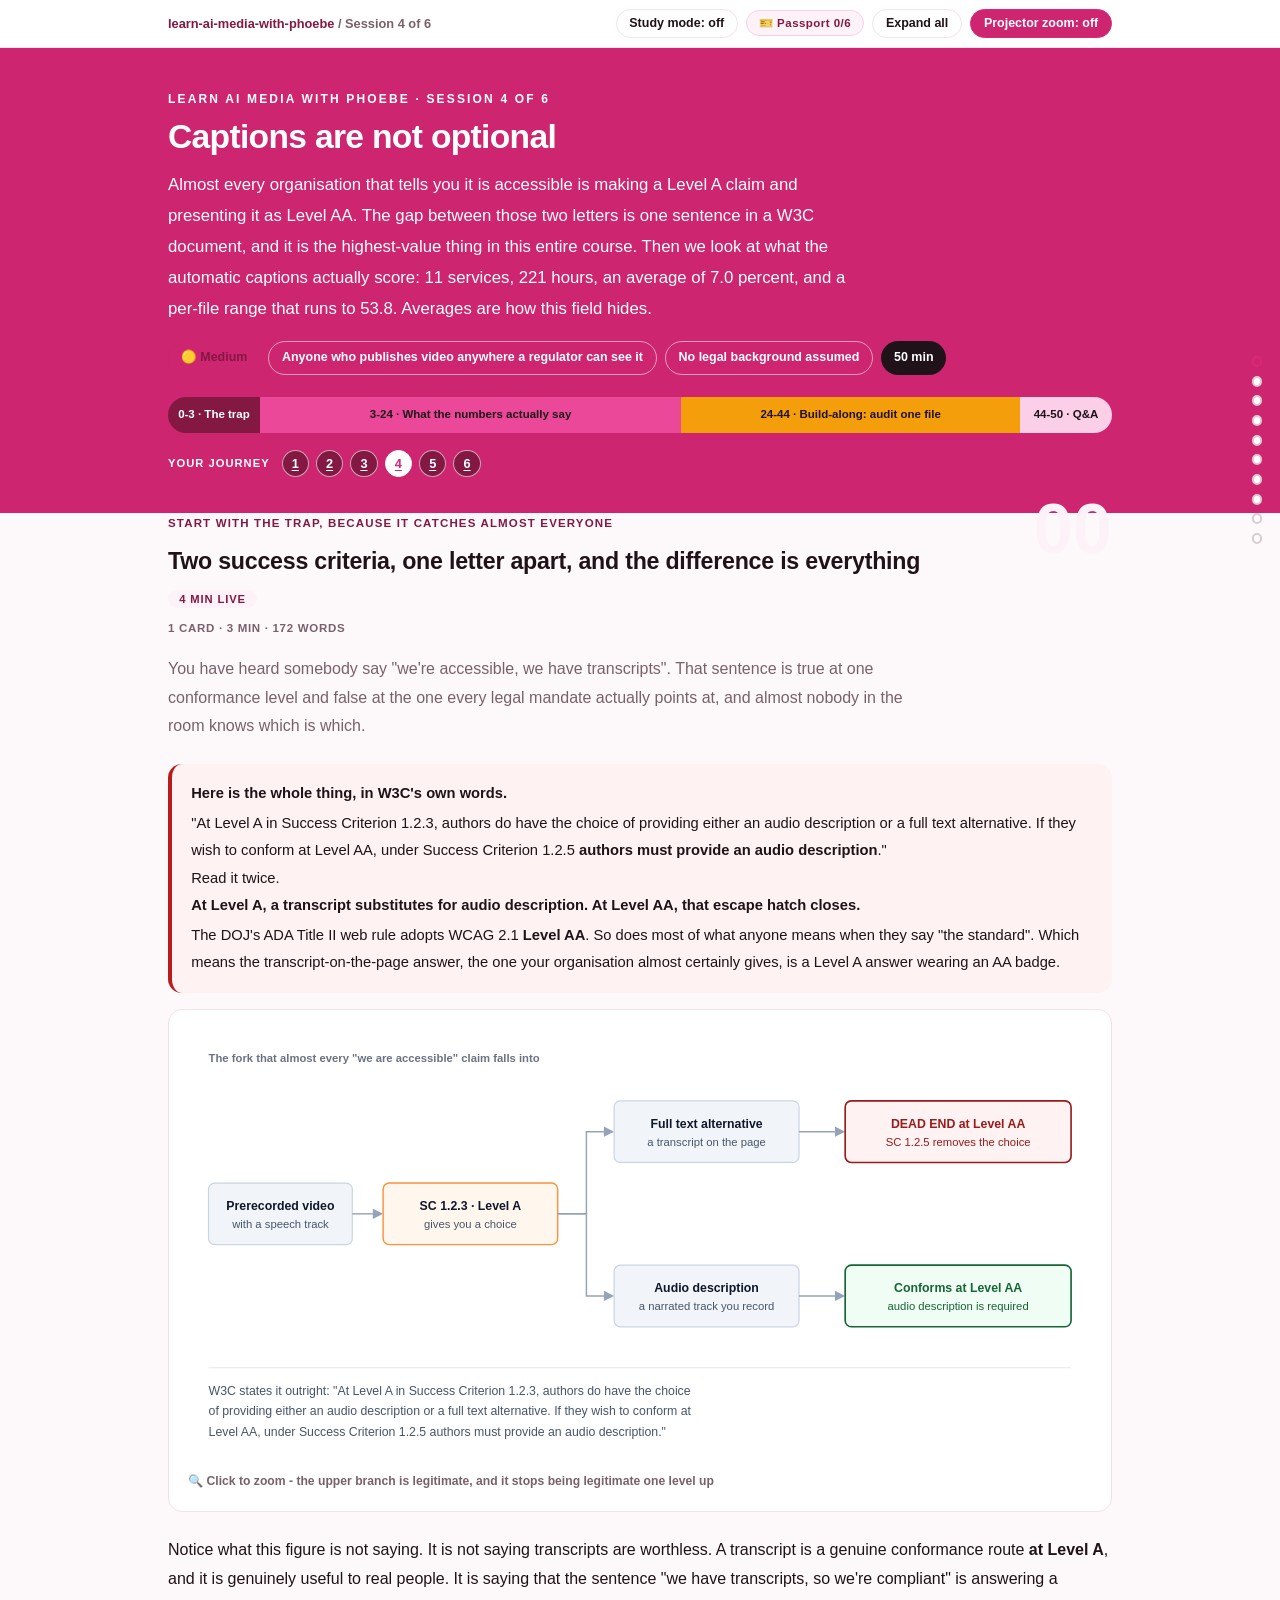
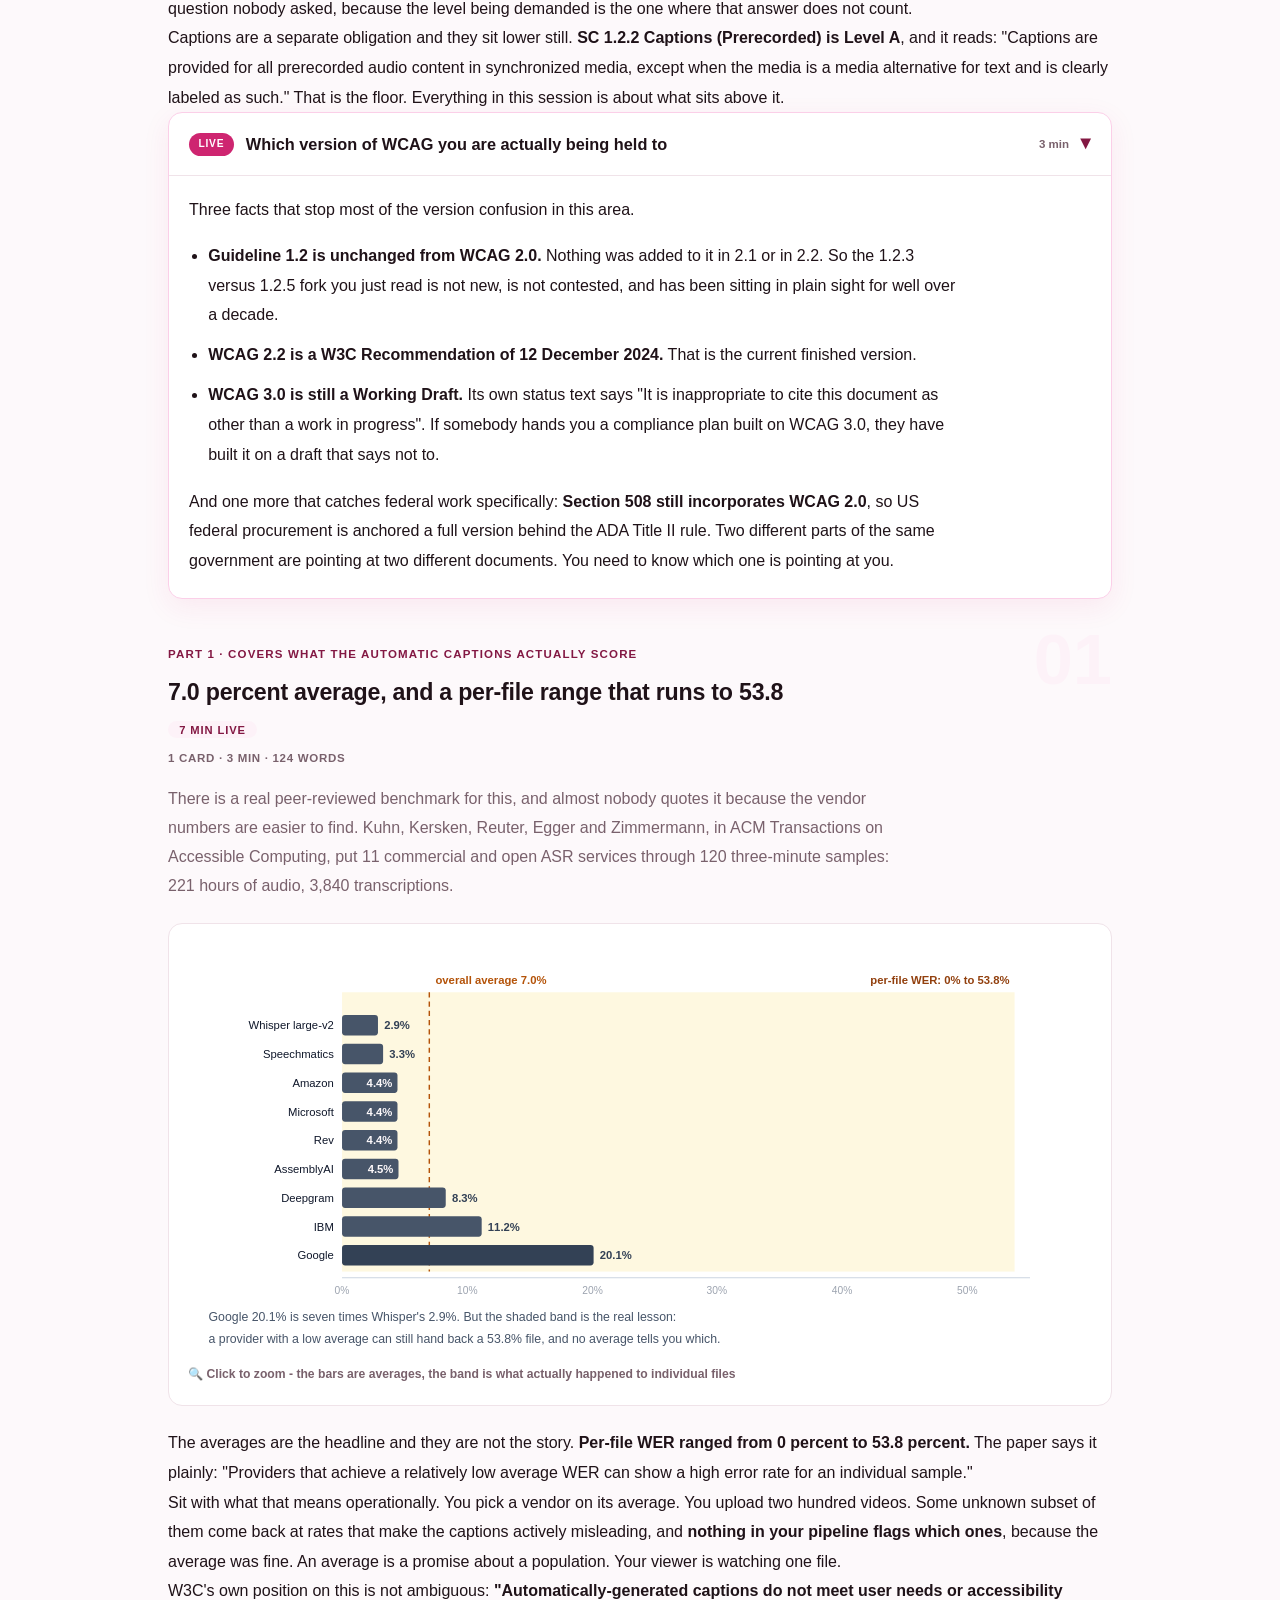
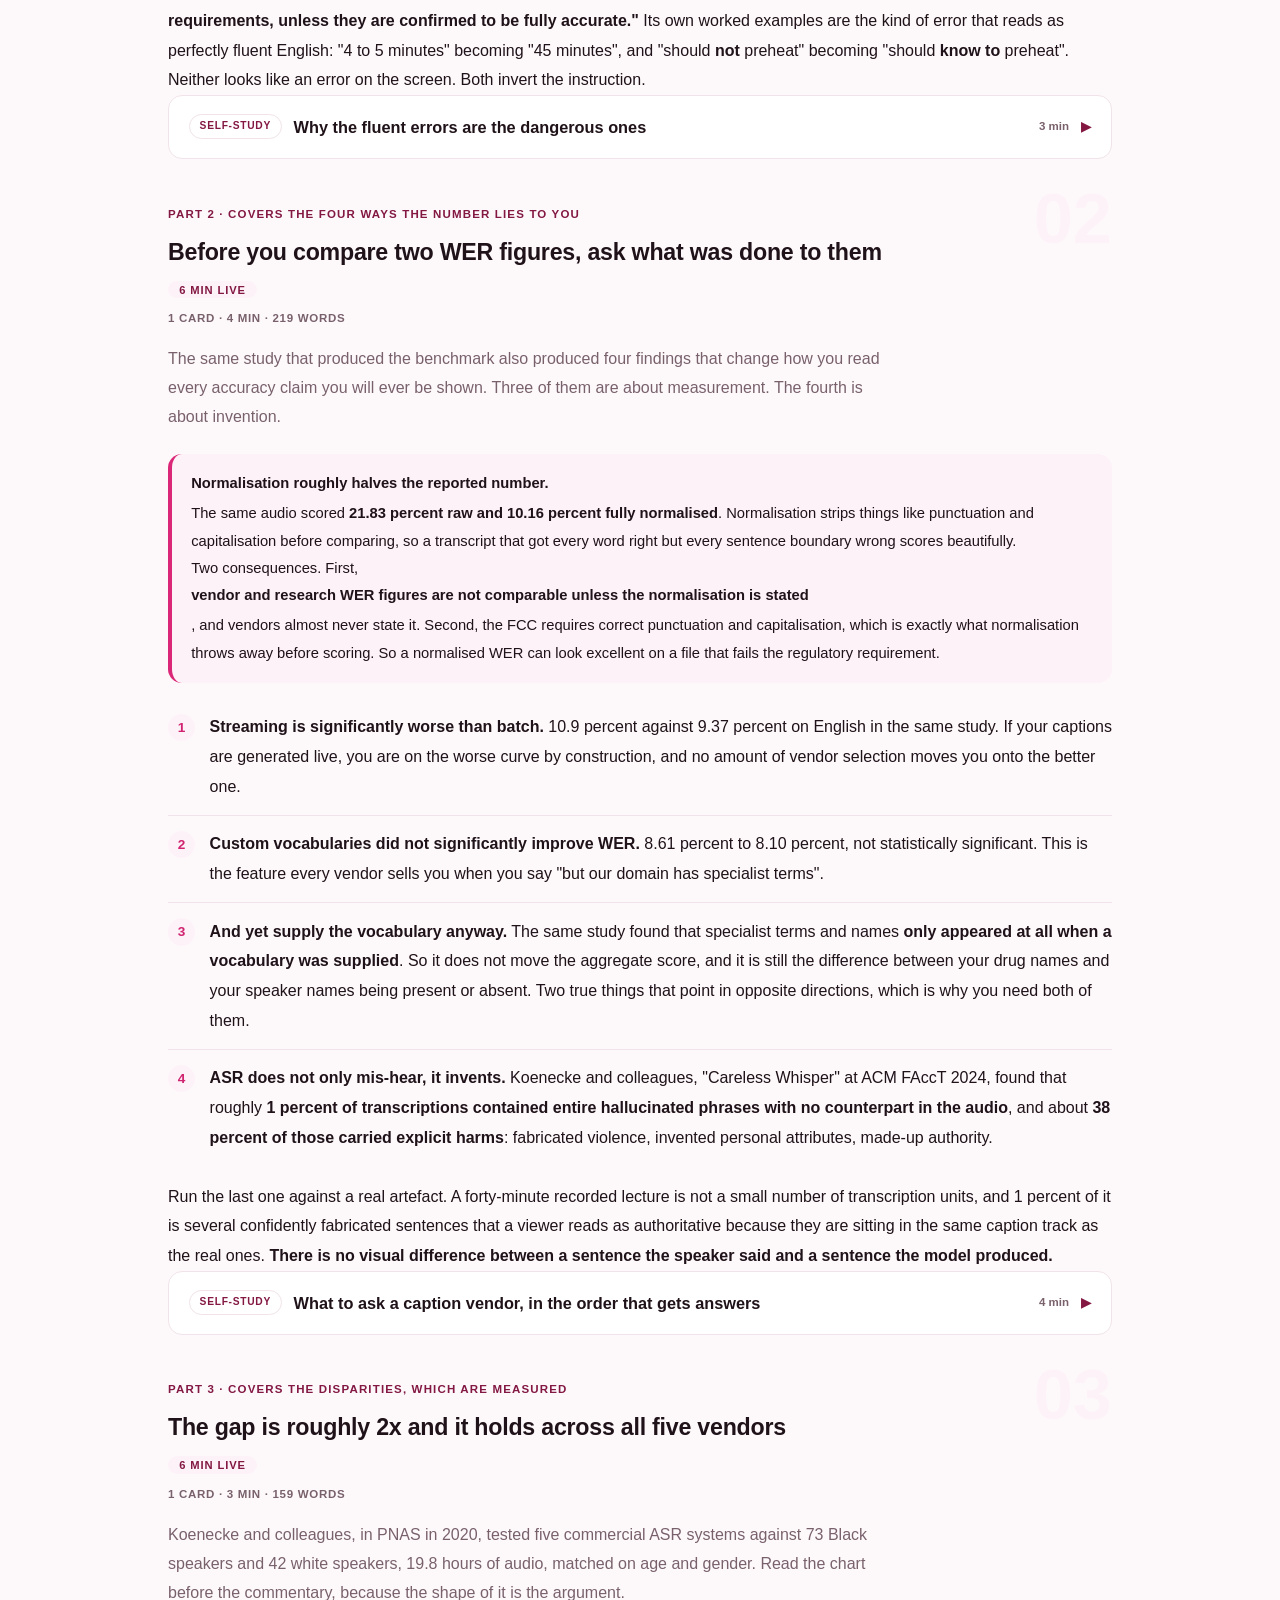
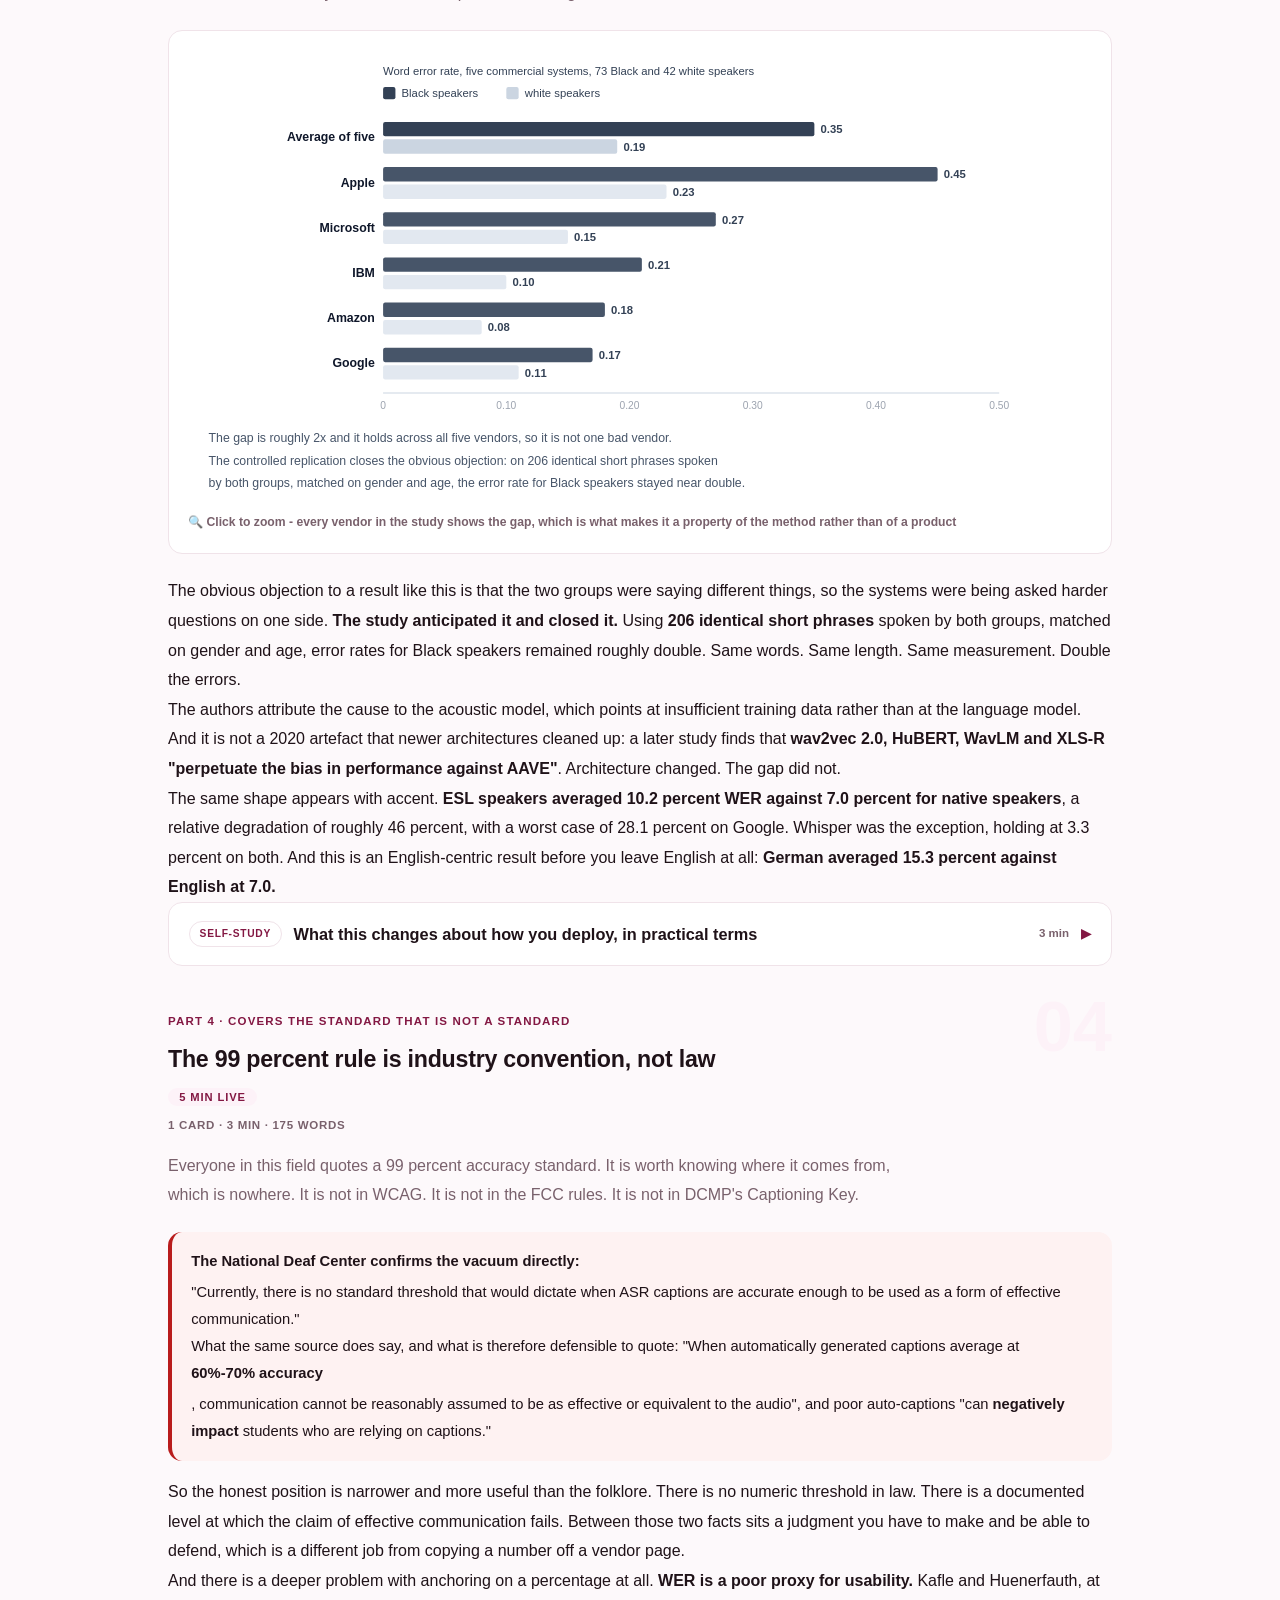
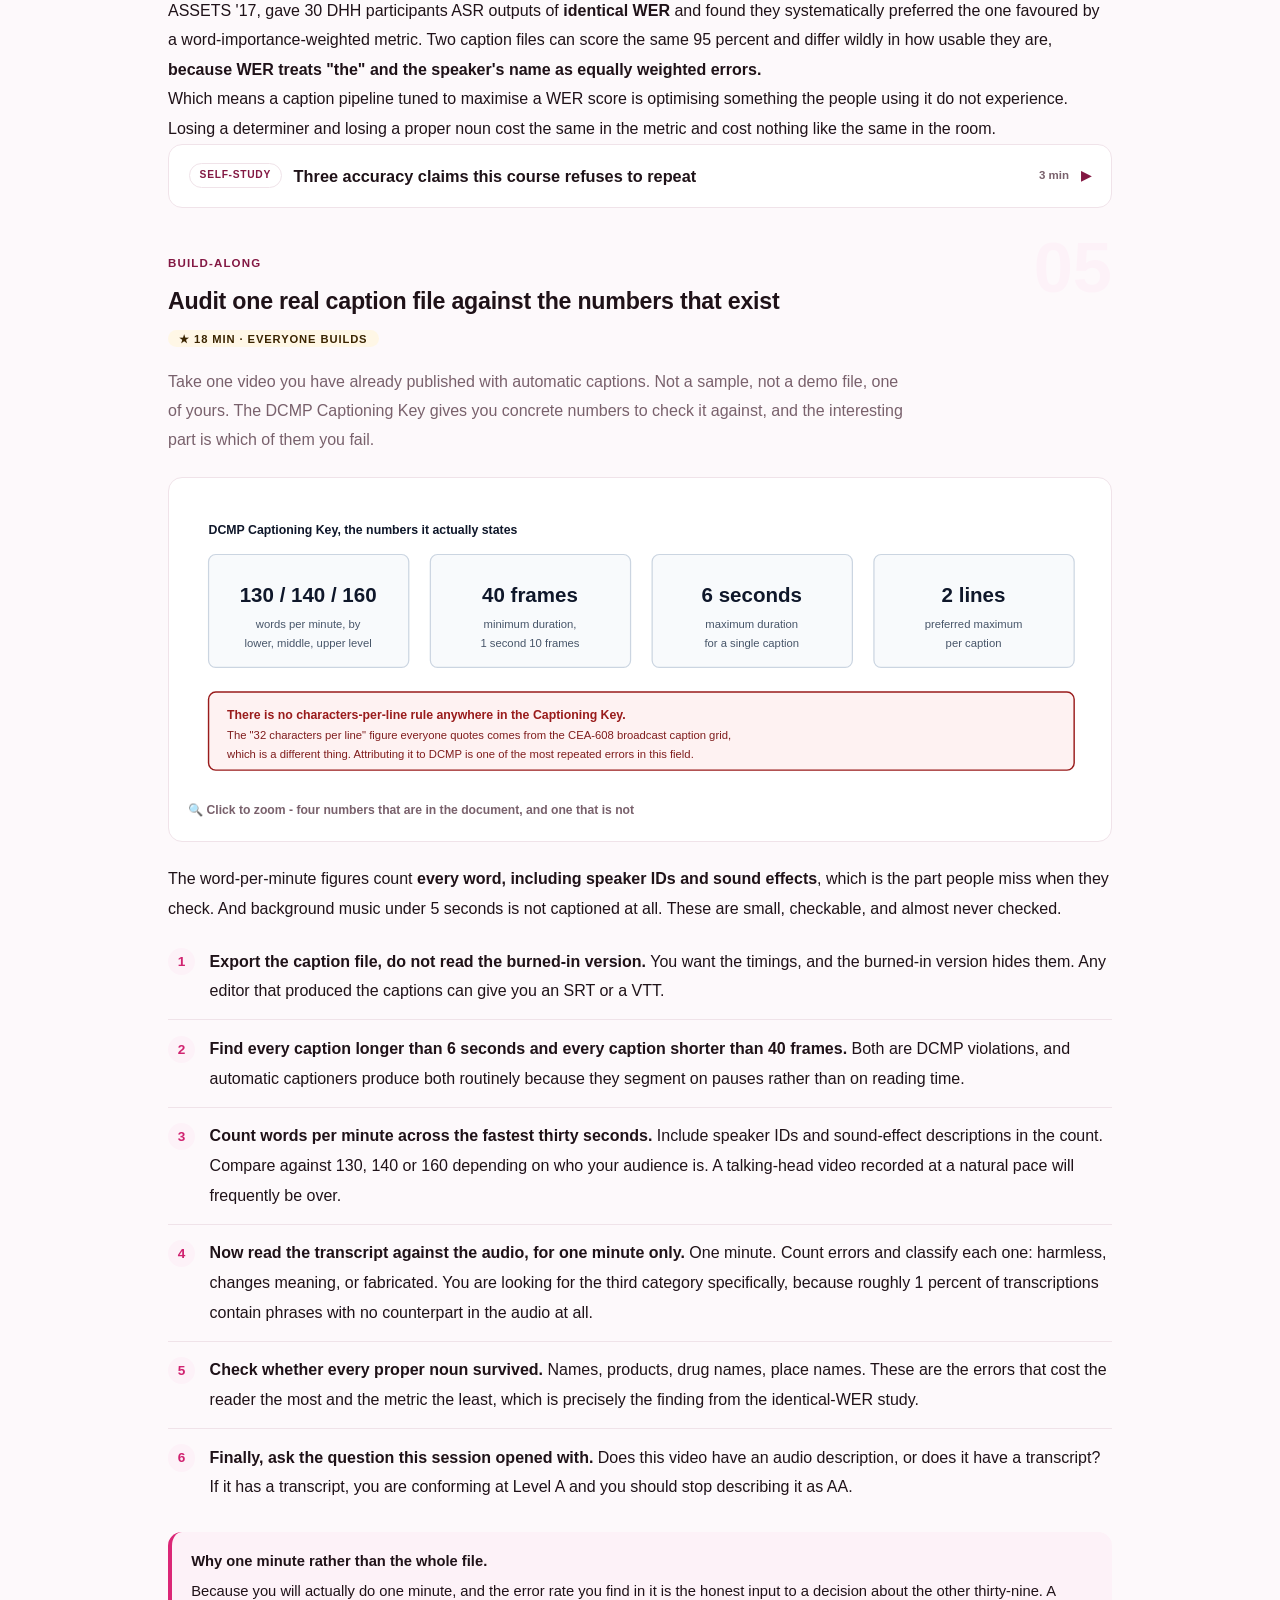
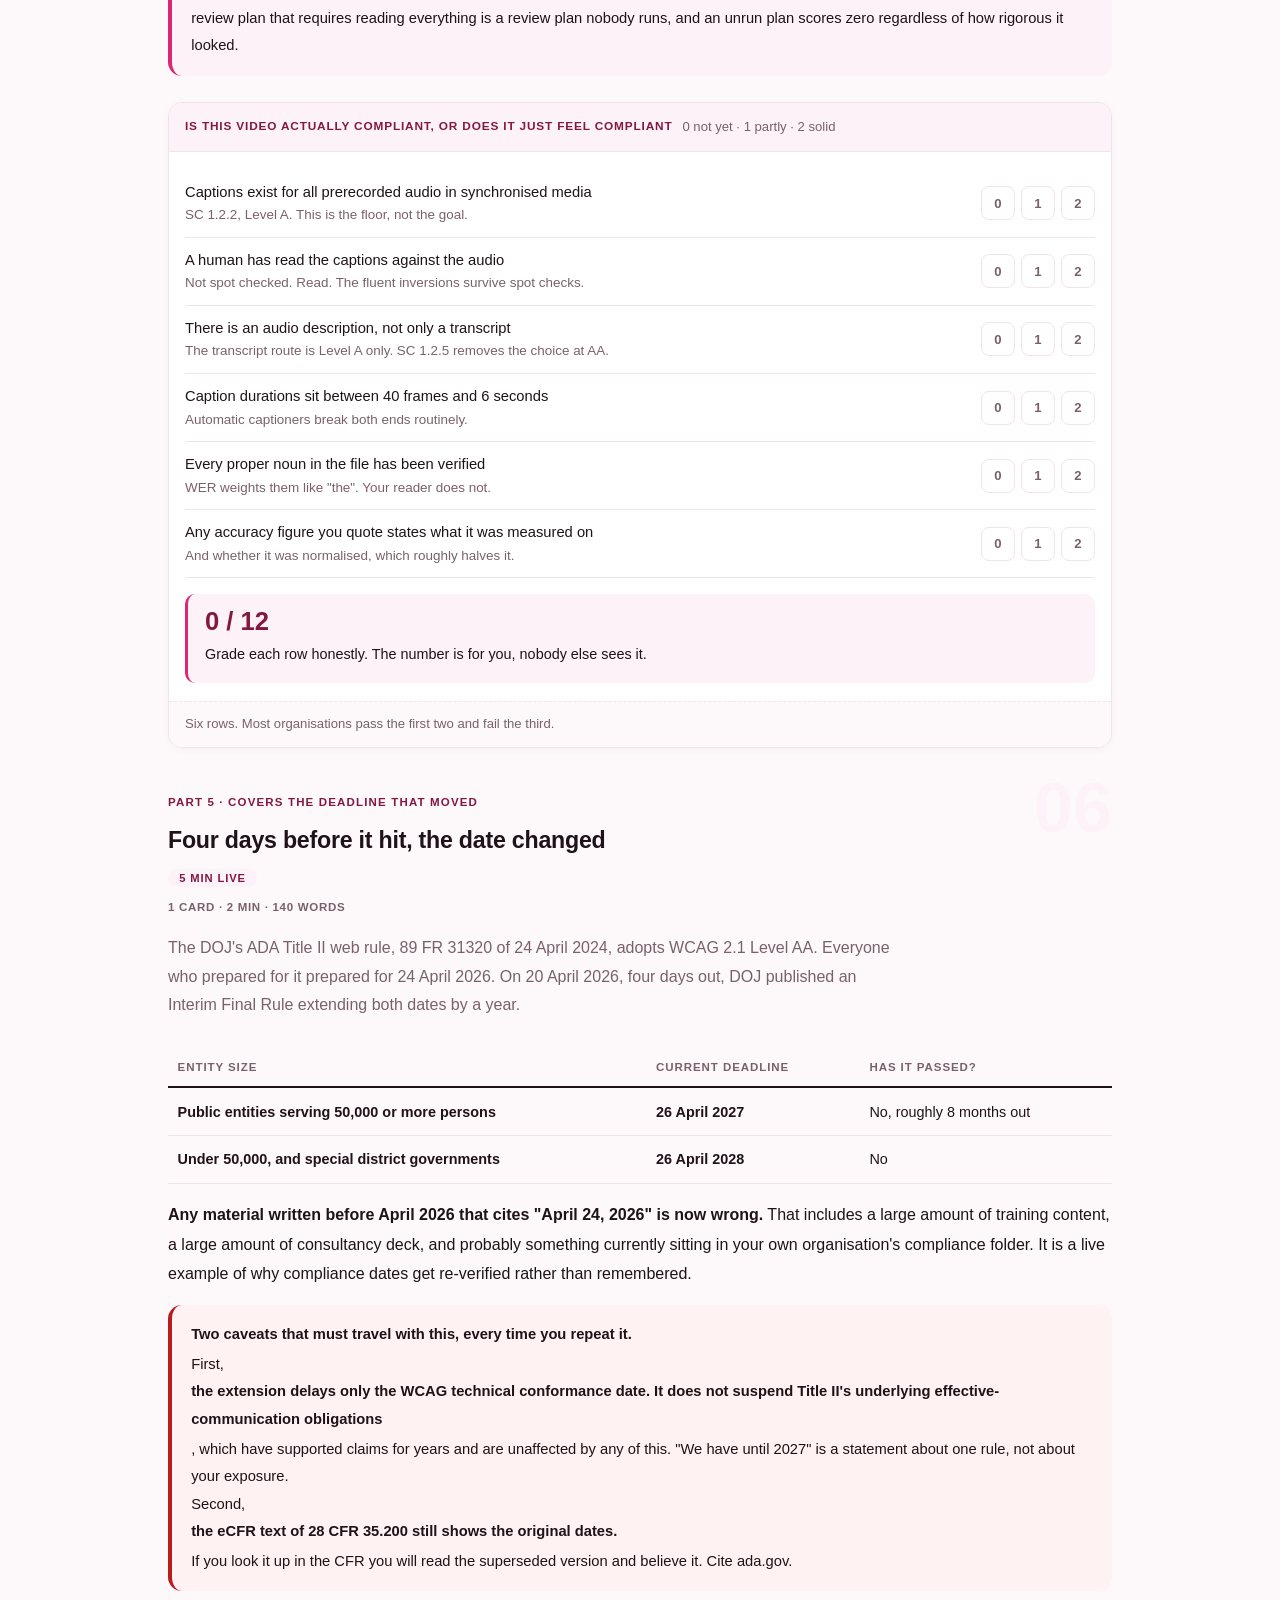
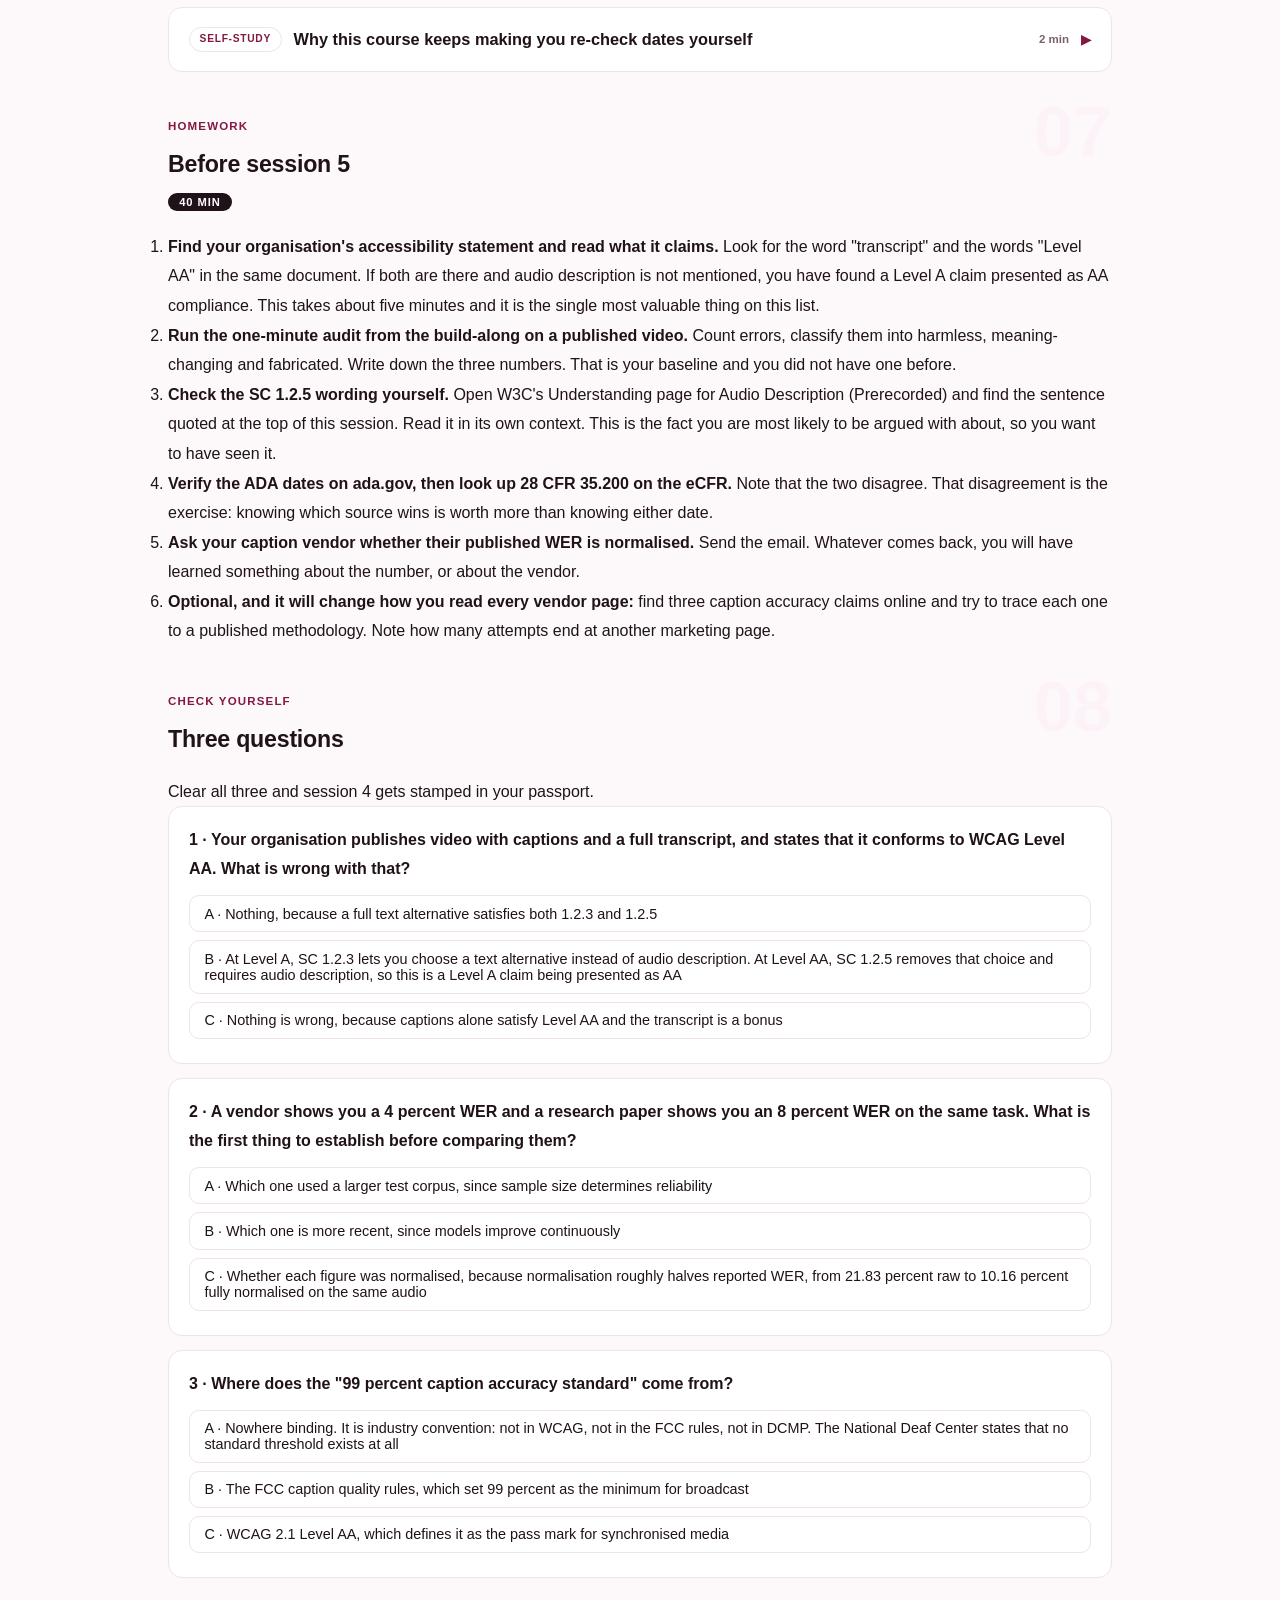
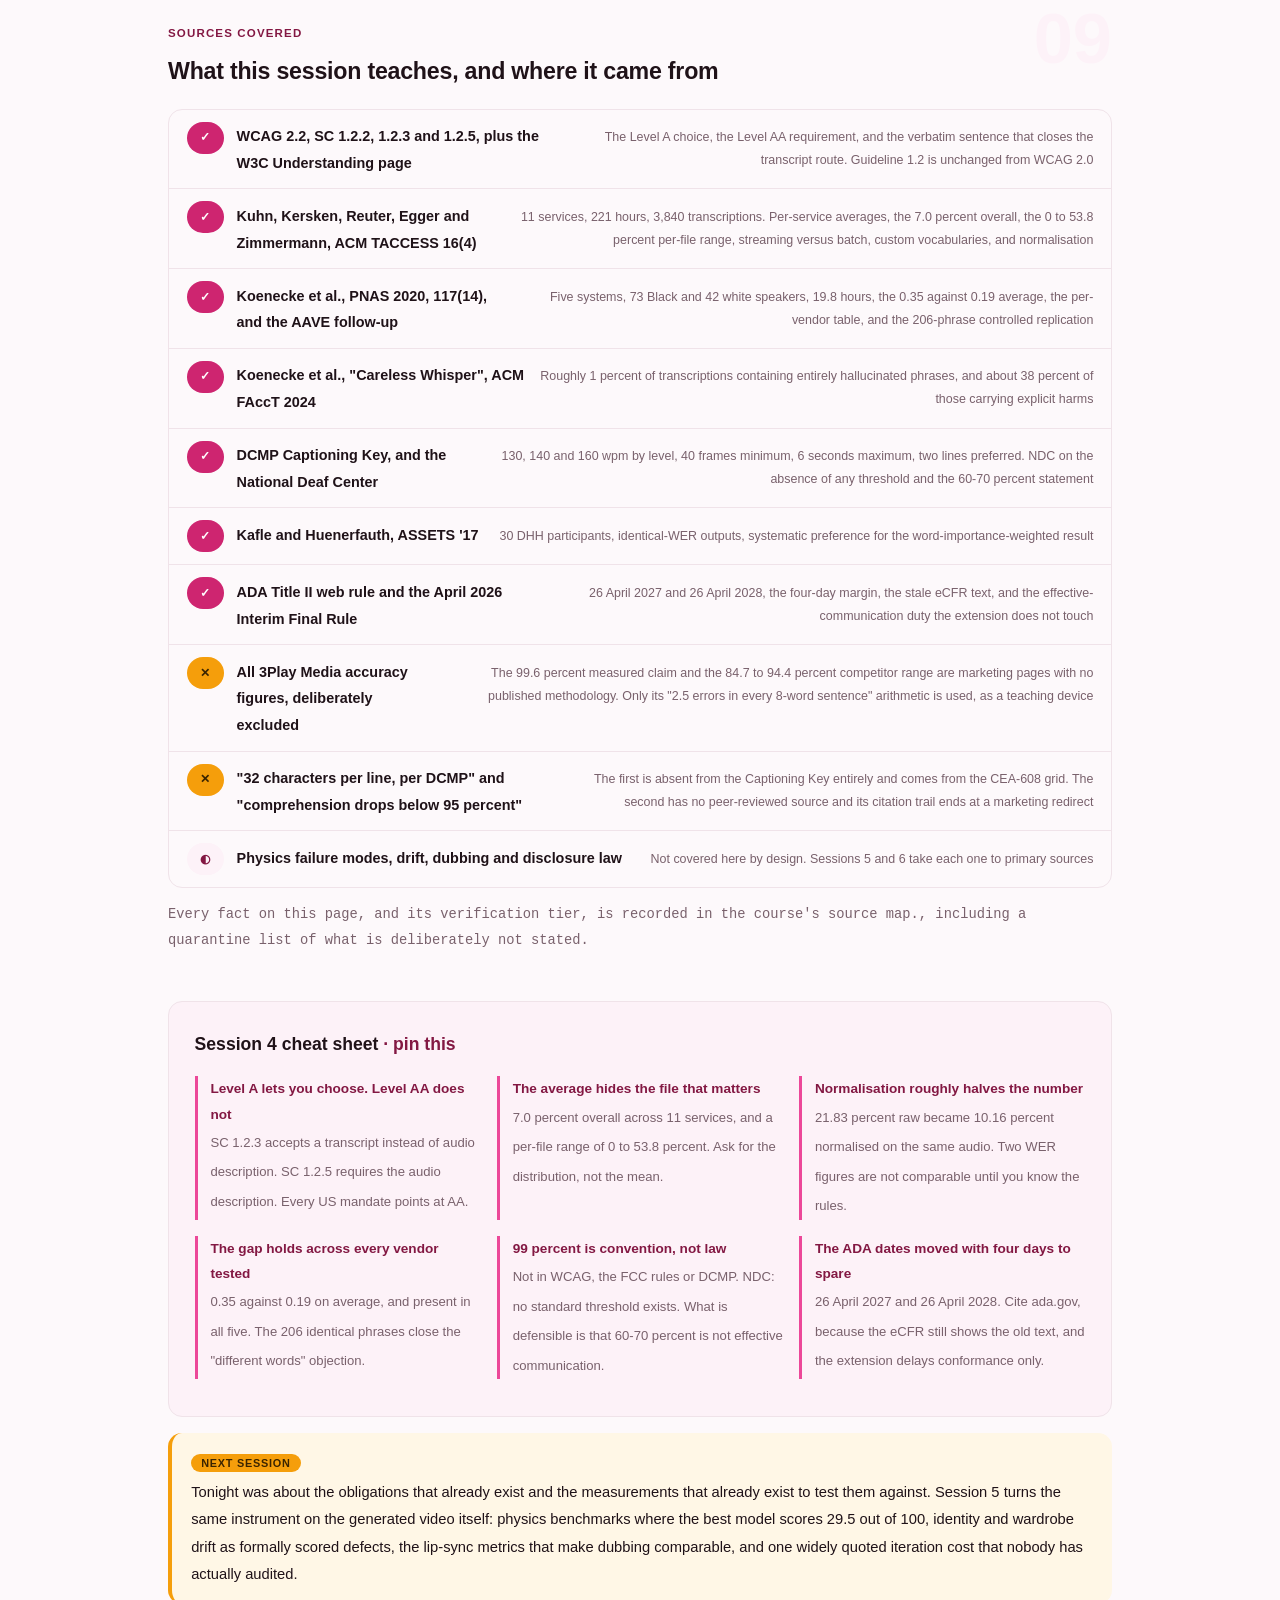
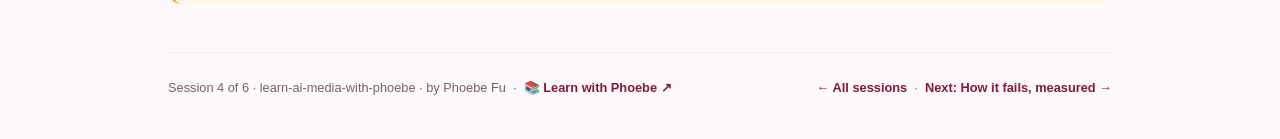
<file: courses/04-captions-are-not-optional.html>
<!DOCTYPE html>
<html lang="en">
<head>
<meta charset="UTF-8">
<meta name="viewport" content="width=device-width, initial-scale=1.0">
<!-- social:start -->
<meta name="description" content="Session 4 of 6. At Level A a transcript substitutes for audio description. At Level AA it does not, and every US mandate points at AA. Plus what auto-captions actually score across 11 services and 221 hours, and the error-rate gap that holds across all five vendors tested.">
<meta property="og:type" content="article">
<meta property="og:site_name" content="Learn with Phoebe">
<meta property="og:title" content="Captions are not optional - learn ai media with phoebe">
<meta property="og:description" content="Session 4 of 6. The Level A escape hatch that disappears at Level AA, and what auto-captions actually score.">
<meta property="og:url" content="https://phoebefu6.github.io/learn-ai-media-with-phoebe/courses/04-captions-are-not-optional.html">
<meta property="og:image" content="https://phoebefu6.github.io/learn-ai-media-with-phoebe/assets/og-cover.png">
<meta property="og:image:width" content="1200">
<meta property="og:image:height" content="630">
<meta name="twitter:card" content="summary_large_image">
<meta name="twitter:title" content="Captions are not optional - learn ai media with phoebe">
<meta name="twitter:description" content="Session 4 of 6. Where the real caption obligations live, and what the automatic ones actually score.">
<meta name="twitter:image" content="https://phoebefu6.github.io/learn-ai-media-with-phoebe/assets/og-cover.png">
<!-- social:end -->
<title>Session 4 · Captions are not optional - learn ai media with phoebe</title>
<link rel="stylesheet" href="../assets/style.css?v=24">
</head>
<body>

<div class="toolbar">
  <div class="wrap">
    <span class="crumb"><a href="../index.html">learn-ai-media-with-phoebe</a> / Session 4 of 6</span>
    <button class="btn" id="toggle-all" type="button">Expand all</button>
    <button class="btn primary" id="zoom-toggle" type="button">Projector zoom: off</button>
  </div>
</div>

<header class="masthead">
  <div class="wrap">
    <div class="eyebrow">Learn AI Media with Phoebe · Session 4 of 6</div>
    <h1>Captions are <span class="accent">not optional</span></h1>
    <p class="sub">Almost every organisation that tells you it is accessible is making a Level A claim and presenting it as Level AA. The gap between those two letters is one sentence in a W3C document, and it is the highest-value thing in this entire course. Then we look at what the automatic captions actually score: 11 services, 221 hours, an average of 7.0 percent, and a per-file range that runs to 53.8. Averages are how this field hides.</p>
    <div class="chip-row">
      <span class="chip level">🟡 Medium</span>
      <span class="chip audience">Anyone who publishes video anywhere a regulator can see it</span>
      <span class="chip audience">No legal background assumed</span>
      <span class="chip time">50 min</span>
    </div>
    <div class="agenda">
      <span class="a1" style="flex:1">0-3 · The trap</span>
      <span class="a2" style="flex:5">3-24 · What the numbers actually say</span>
      <span class="a3" style="flex:4">24-44 · Build-along: audit one file</span>
      <span class="a4" style="flex:1">44-50 · Q&amp;A</span>
    </div>
  </div>
</header>

<main class="wrap">

  <!-- ============ INTRO ============ -->
  <section class="section" id="intro">
    <div class="section-kicker">
      <span class="klabel">Start with the trap, because it catches almost everyone</span>
      <h2>Two success criteria, one letter apart, and the difference is everything</h2>
      <span class="tag concept">4 min live</span>
    </div>
    <p class="lede">You have heard somebody say "we're accessible, we have transcripts". That sentence is true at one conformance level and false at the one every legal mandate actually points at, and almost nobody in the room knows which is which.</p>

    <div class="callout warn">
      <p><strong>Here is the whole thing, in W3C's own words.</strong> "At Level A in Success Criterion 1.2.3, authors do have the choice of providing either an audio description or a full text alternative. If they wish to conform at Level AA, under Success Criterion 1.2.5 <strong>authors must provide an audio description</strong>."</p>
      <p>Read it twice. <strong>At Level A, a transcript substitutes for audio description. At Level AA, that escape hatch closes.</strong> The DOJ's ADA Title II web rule adopts WCAG 2.1 <strong>Level AA</strong>. So does most of what anyone means when they say "the standard". Which means the transcript-on-the-page answer, the one your organisation almost certainly gives, is a Level A answer wearing an AA badge.</p>
    </div>

    <figure class="zoomable">
      <svg viewBox="0 0 880 420" xmlns="http://www.w3.org/2000/svg" role="img" aria-label="A decision diagram showing that Success Criterion 1.2.3 at Level A lets you choose between a full text alternative and an audio description, but that the text alternative branch dead ends at Level AA because Success Criterion 1.2.5 requires an audio description">
        <style>
          .f1T { font: 700 12px Inter, sans-serif; fill: #0F172A; }
          .f1S { font: 400 11px Inter, sans-serif; fill: #475569; }
          .f1K { font: 700 11px Inter, sans-serif; fill: #6B7280; }
          .f1R { font: 700 12px Inter, sans-serif; fill: #991B1B; }
          .f1RS { font: 400 11px Inter, sans-serif; fill: #991B1B; }
          .f1G { font: 700 12px Inter, sans-serif; fill: #166534; }
          .f1GS { font: 400 11px Inter, sans-serif; fill: #166534; }
          .f1N { font: 400 12px Inter, sans-serif; fill: #475569; }
        </style>

        <text class="f1K" x="20" y="32">The fork that almost every "we are accessible" claim falls into</text>

        <rect x="20" y="150" width="140" height="60" rx="6" fill="#F1F5F9" stroke="#CBD5E1" stroke-width="1.2"/>
        <text class="f1T" x="90" y="176" text-anchor="middle">Prerecorded video</text>
        <text class="f1S" x="90" y="194" text-anchor="middle">with a speech track</text>

        <line x1="160" y1="180" x2="182" y2="180" stroke="#94A3B8" stroke-width="1.4"/>
        <polygon points="190,180 180,175 180,185" fill="#94A3B8"/>

        <rect x="190" y="150" width="170" height="60" rx="6" fill="#FFF7ED" stroke="#FB923C" stroke-width="1.4"/>
        <text class="f1T" x="275" y="176" text-anchor="middle">SC 1.2.3 · Level A</text>
        <text class="f1S" x="275" y="194" text-anchor="middle">gives you a choice</text>

        <path d="M360 180 H388 V100 H405" fill="none" stroke="#94A3B8" stroke-width="1.4"/>
        <polygon points="415,100 405,95 405,105" fill="#94A3B8"/>
        <path d="M360 180 H388 V260 H405" fill="none" stroke="#94A3B8" stroke-width="1.4"/>
        <polygon points="415,260 405,255 405,265" fill="#94A3B8"/>

        <rect x="415" y="70" width="180" height="60" rx="6" fill="#F1F5F9" stroke="#CBD5E1" stroke-width="1.2"/>
        <text class="f1T" x="505" y="96" text-anchor="middle">Full text alternative</text>
        <text class="f1S" x="505" y="114" text-anchor="middle">a transcript on the page</text>

        <rect x="415" y="230" width="180" height="60" rx="6" fill="#F1F5F9" stroke="#CBD5E1" stroke-width="1.2"/>
        <text class="f1T" x="505" y="256" text-anchor="middle">Audio description</text>
        <text class="f1S" x="505" y="274" text-anchor="middle">a narrated track you record</text>

        <line x1="595" y1="100" x2="630" y2="100" stroke="#94A3B8" stroke-width="1.4"/>
        <polygon points="640,100 630,95 630,105" fill="#94A3B8"/>
        <line x1="595" y1="260" x2="630" y2="260" stroke="#94A3B8" stroke-width="1.4"/>
        <polygon points="640,260 630,255 630,265" fill="#94A3B8"/>

        <rect x="640" y="70" width="220" height="60" rx="6" fill="#FEF2F2" stroke="#991B1B" stroke-width="1.6"/>
        <text class="f1R" x="750" y="96" text-anchor="middle">DEAD END at Level AA</text>
        <text class="f1RS" x="750" y="114" text-anchor="middle">SC 1.2.5 removes the choice</text>

        <rect x="640" y="230" width="220" height="60" rx="6" fill="#F0FDF4" stroke="#166534" stroke-width="1.6"/>
        <text class="f1G" x="750" y="256" text-anchor="middle">Conforms at Level AA</text>
        <text class="f1GS" x="750" y="274" text-anchor="middle">audio description is required</text>

        <line x1="20" y1="330" x2="860" y2="330" stroke="#E5E7EB" stroke-width="1"/>
        <text class="f1N" x="20" y="356">W3C states it outright: "At Level A in Success Criterion 1.2.3, authors do have the choice</text>
        <text class="f1N" x="20" y="376">of providing either an audio description or a full text alternative. If they wish to conform at</text>
        <text class="f1N" x="20" y="396">Level AA, under Success Criterion 1.2.5 authors must provide an audio description."</text>
      </svg>
      <figcaption>🔍 Click to zoom - the upper branch is legitimate, and it stops being legitimate one level up</figcaption>
    </figure>

    <p>Notice what this figure is not saying. It is not saying transcripts are worthless. A transcript is a genuine conformance route <strong>at Level A</strong>, and it is genuinely useful to real people. It is saying that the sentence "we have transcripts, so we're compliant" is answering a question nobody asked, because the level being demanded is the one where that answer does not count.</p>

    <p>Captions are a separate obligation and they sit lower still. <strong>SC 1.2.2 Captions (Prerecorded) is Level A</strong>, and it reads: "Captions are provided for all prerecorded audio content in synchronized media, except when the media is a media alternative for text and is clearly labeled as such." That is the floor. Everything in this session is about what sits above it.</p>

    <details class="card" open>
      <summary><span class="mode live">Live</span>Which version of WCAG you are actually being held to<span class="mini">3 min</span><span class="caret">▶</span></summary>
      <div class="body">
        <p>Three facts that stop most of the version confusion in this area.</p>
        <ul>
          <li><strong>Guideline 1.2 is unchanged from WCAG 2.0.</strong> Nothing was added to it in 2.1 or in 2.2. So the 1.2.3 versus 1.2.5 fork you just read is not new, is not contested, and has been sitting in plain sight for well over a decade.</li>
          <li><strong>WCAG 2.2 is a W3C Recommendation of 12 December 2024.</strong> That is the current finished version.</li>
          <li><strong>WCAG 3.0 is still a Working Draft.</strong> Its own status text says "It is inappropriate to cite this document as other than a work in progress". If somebody hands you a compliance plan built on WCAG 3.0, they have built it on a draft that says not to.</li>
        </ul>
        <p>And one more that catches federal work specifically: <strong>Section 508 still incorporates WCAG 2.0</strong>, so US federal procurement is anchored a full version behind the ADA Title II rule. Two different parts of the same government are pointing at two different documents. You need to know which one is pointing at you.</p>
      </div>
    </details>
  </section>

  <!-- ============ PART 1 ============ -->
  <section class="section" id="part-1">
    <div class="section-kicker">
      <span class="klabel">Part 1 · covers what the automatic captions actually score</span>
      <h2>7.0 percent average, and a per-file range that runs to 53.8</h2>
      <span class="tag concept">7 min live</span>
    </div>
    <p class="lede">There is a real peer-reviewed benchmark for this, and almost nobody quotes it because the vendor numbers are easier to find. Kuhn, Kersken, Reuter, Egger and Zimmermann, in ACM Transactions on Accessible Computing, put 11 commercial and open ASR services through 120 three-minute samples: 221 hours of audio, 3,840 transcriptions.</p>

    <figure class="zoomable">
      <svg viewBox="0 0 880 400" xmlns="http://www.w3.org/2000/svg" role="img" aria-label="A bar chart of average word error rate for nine ASR services, from Whisper large v2 at 2.9 percent to Google at 20.1 percent, with a shaded band behind the bars showing that the per file error rate ranged from 0 to 53.8 percent and a dashed line at the 7.0 percent overall average">
        <style>
          .f2L { font: 400 11px Inter, sans-serif; fill: #0F172A; }
          .f2V { font: 700 11px Inter, sans-serif; fill: #334155; }
          .f2A { font: 700 11px Inter, sans-serif; fill: #B45309; }
          .f2B { font: 700 11px Inter, sans-serif; fill: #92400E; }
          .f2X { font: 400 10px Inter, sans-serif; fill: #9CA3AF; }
          .f2N { font: 400 12px Inter, sans-serif; fill: #475569; }
        </style>

        <text class="f2A" x="241" y="40">overall average 7.0%</text>
        <text class="f2B" x="800" y="40" text-anchor="end">per-file WER: 0% to 53.8%</text>

        <rect x="150" y="48" width="655" height="272" fill="#FEF3C7" opacity="0.55"/>
        <line x1="235" y1="48" x2="235" y2="320" stroke="#B45309" stroke-width="1.4" stroke-dasharray="5 4"/>

        <text class="f2L" x="142" y="84" text-anchor="end">Whisper large-v2</text>
        <rect x="150" y="70" width="35" height="20" rx="3" fill="#475569"/>
        <text class="f2V" x="191" y="84">2.9%</text>

        <text class="f2L" x="142" y="112" text-anchor="end">Speechmatics</text>
        <rect x="150" y="98" width="40" height="20" rx="3" fill="#475569"/>
        <text class="f2V" x="196" y="112">3.3%</text>

        <text class="f2L" x="142" y="140" text-anchor="end">Amazon</text>
        <rect x="150" y="126" width="54" height="20" rx="3" fill="#475569"/>
        <text class="f2V" x="199" y="140" text-anchor="end" style="fill:#FDF9FB">4.4%</text>

        <text class="f2L" x="142" y="168" text-anchor="end">Microsoft</text>
        <rect x="150" y="154" width="54" height="20" rx="3" fill="#475569"/>
        <text class="f2V" x="199" y="168" text-anchor="end" style="fill:#FDF9FB">4.4%</text>

        <text class="f2L" x="142" y="196" text-anchor="end">Rev</text>
        <rect x="150" y="182" width="54" height="20" rx="3" fill="#475569"/>
        <text class="f2V" x="199" y="196" text-anchor="end" style="fill:#FDF9FB">4.4%</text>

        <text class="f2L" x="142" y="224" text-anchor="end">AssemblyAI</text>
        <rect x="150" y="210" width="55" height="20" rx="3" fill="#475569"/>
        <text class="f2V" x="200" y="224" text-anchor="end" style="fill:#FDF9FB">4.5%</text>

        <text class="f2L" x="142" y="252" text-anchor="end">Deepgram</text>
        <rect x="150" y="238" width="101" height="20" rx="3" fill="#475569"/>
        <text class="f2V" x="257" y="252">8.3%</text>

        <text class="f2L" x="142" y="280" text-anchor="end">IBM</text>
        <rect x="150" y="266" width="136" height="20" rx="3" fill="#475569"/>
        <text class="f2V" x="292" y="280">11.2%</text>

        <text class="f2L" x="142" y="308" text-anchor="end">Google</text>
        <rect x="150" y="294" width="245" height="20" rx="3" fill="#334155"/>
        <text class="f2V" x="401" y="308">20.1%</text>

        <line x1="150" y1="326" x2="820" y2="326" stroke="#CBD5E1" stroke-width="1"/>
        <text class="f2X" x="150" y="342" text-anchor="middle">0%</text>
        <text class="f2X" x="272" y="342" text-anchor="middle">10%</text>
        <text class="f2X" x="394" y="342" text-anchor="middle">20%</text>
        <text class="f2X" x="515" y="342" text-anchor="middle">30%</text>
        <text class="f2X" x="637" y="342" text-anchor="middle">40%</text>
        <text class="f2X" x="759" y="342" text-anchor="middle">50%</text>

        <text class="f2N" x="20" y="368">Google 20.1% is seven times Whisper's 2.9%. But the shaded band is the real lesson:</text>
        <text class="f2N" x="20" y="390">a provider with a low average can still hand back a 53.8% file, and no average tells you which.</text>
      </svg>
      <figcaption>🔍 Click to zoom - the bars are averages, the band is what actually happened to individual files</figcaption>
    </figure>

    <p>The averages are the headline and they are not the story. <strong>Per-file WER ranged from 0 percent to 53.8 percent.</strong> The paper says it plainly: "Providers that achieve a relatively low average WER can show a high error rate for an individual sample."</p>

    <p>Sit with what that means operationally. You pick a vendor on its average. You upload two hundred videos. Some unknown subset of them come back at rates that make the captions actively misleading, and <strong>nothing in your pipeline flags which ones</strong>, because the average was fine. An average is a promise about a population. Your viewer is watching one file.</p>

    <p>W3C's own position on this is not ambiguous: <strong>"Automatically-generated captions do not meet user needs or accessibility requirements, unless they are confirmed to be fully accurate."</strong> Its own worked examples are the kind of error that reads as perfectly fluent English: "4 to 5 minutes" becoming "45 minutes", and "should <strong>not</strong> preheat" becoming "should <strong>know to</strong> preheat". Neither looks like an error on the screen. Both invert the instruction.</p>

    <details class="card">
      <summary><span class="mode self">Self-study</span>Why the fluent errors are the dangerous ones<span class="mini">3 min</span><span class="caret">▶</span></summary>
      <div class="body">
        <p>A garbled caption is annoying and harmless, because the reader can see it is broken and discounts it. A grammatical caption that says the opposite of what was said is neither.</p>
        <p>"Should not preheat" to "should know to preheat" costs one small word and reverses a safety instruction. There is no visual signal that anything went wrong. The reader who depends on captions has no second channel to check it against, which is precisely the point: <strong>the person least able to catch the error is the person the caption exists for.</strong></p>
        <p>This is also why "spot check a few" is a weaker control than it feels. Spot checking catches the obviously broken file. The fluent inversion survives a spot check, because it reads fine.</p>
      </div>
    </details>
  </section>

  <!-- ============ PART 2 ============ -->
  <section class="section" id="part-2">
    <div class="section-kicker">
      <span class="klabel">Part 2 · covers the four ways the number lies to you</span>
      <h2>Before you compare two WER figures, ask what was done to them</h2>
      <span class="tag concept">6 min live</span>
    </div>
    <p class="lede">The same study that produced the benchmark also produced four findings that change how you read every accuracy claim you will ever be shown. Three of them are about measurement. The fourth is about invention.</p>

    <div class="callout tip">
      <p><strong>Normalisation roughly halves the reported number.</strong> The same audio scored <strong>21.83 percent raw and 10.16 percent fully normalised</strong>. Normalisation strips things like punctuation and capitalisation before comparing, so a transcript that got every word right but every sentence boundary wrong scores beautifully.</p>
      <p>Two consequences. First, <strong>vendor and research WER figures are not comparable unless the normalisation is stated</strong>, and vendors almost never state it. Second, the FCC requires correct punctuation and capitalisation, which is exactly what normalisation throws away before scoring. So a normalised WER can look excellent on a file that fails the regulatory requirement.</p>
    </div>

    <div class="steps">
      <div class="step"><p><strong>Streaming is significantly worse than batch.</strong> 10.9 percent against 9.37 percent on English in the same study. If your captions are generated live, you are on the worse curve by construction, and no amount of vendor selection moves you onto the better one.</p></div>
      <div class="step"><p><strong>Custom vocabularies did not significantly improve WER.</strong> 8.61 percent to 8.10 percent, not statistically significant. This is the feature every vendor sells you when you say "but our domain has specialist terms".</p></div>
      <div class="step"><p><strong>And yet supply the vocabulary anyway.</strong> The same study found that specialist terms and names <strong>only appeared at all when a vocabulary was supplied</strong>. So it does not move the aggregate score, and it is still the difference between your drug names and your speaker names being present or absent. Two true things that point in opposite directions, which is why you need both of them.</p></div>
      <div class="step"><p><strong>ASR does not only mis-hear, it invents.</strong> Koenecke and colleagues, "Careless Whisper" at ACM FAccT 2024, found that roughly <strong>1 percent of transcriptions contained entire hallucinated phrases with no counterpart in the audio</strong>, and about <strong>38 percent of those carried explicit harms</strong>: fabricated violence, invented personal attributes, made-up authority.</p></div>
    </div>

    <p>Run the last one against a real artefact. A forty-minute recorded lecture is not a small number of transcription units, and 1 percent of it is several confidently fabricated sentences that a viewer reads as authoritative because they are sitting in the same caption track as the real ones. <strong>There is no visual difference between a sentence the speaker said and a sentence the model produced.</strong></p>

    <details class="card">
      <summary><span class="mode self">Self-study</span>What to ask a caption vendor, in the order that gets answers<span class="mini">4 min</span><span class="caret">▶</span></summary>
      <div class="body">
        <p>Four questions. The first two are the ones that make sales calls go quiet.</p>
        <ul>
          <li><strong>"Is that WER normalised, and how?"</strong> If they cannot answer, the number is not comparable to anything and you should treat it as marketing copy rather than a measurement.</li>
          <li><strong>"What is your per-file distribution, not your average?"</strong> The published benchmark range is 0 to 53.8 percent. If a vendor will only give you a mean, you are being told about the population and sold a promise about the file.</li>
          <li><strong>"Is this figure from streaming or batch?"</strong> Those are different systems with different error rates. A batch number quoted at you for a live use case is not wrong, it is just not about you.</li>
          <li><strong>"What did you measure it on?"</strong> Clean studio audio with one native speaker is the easiest case in existence, and it is not the case you have.</li>
        </ul>
        <p>One vendor example worth knowing as a hygiene lesson rather than a data point. <strong>ElevenLabs' own blog describes Scribe as having "the lowest automated transcription word error rate in Italian (98.7%), English (96.7%)".</strong> A 98.7 percent word error rate would mean almost every word is wrong. Those are accuracy figures mislabelled as WER in the vendor's own copy. Use it to calibrate how carefully these numbers are handled, and never as a WER number.</p>
      </div>
    </details>
  </section>

  <!-- ============ PART 3 ============ -->
  <section class="section" id="part-3">
    <div class="section-kicker">
      <span class="klabel">Part 3 · covers the disparities, which are measured</span>
      <h2>The gap is roughly 2x and it holds across all five vendors</h2>
      <span class="tag concept">6 min live</span>
    </div>
    <p class="lede">Koenecke and colleagues, in PNAS in 2020, tested five commercial ASR systems against 73 Black speakers and 42 white speakers, 19.8 hours of audio, matched on age and gender. Read the chart before the commentary, because the shape of it is the argument.</p>

    <figure class="zoomable">
      <svg viewBox="0 0 880 440" xmlns="http://www.w3.org/2000/svg" role="img" aria-label="Paired bar chart of word error rate for five commercial speech recognition systems, showing an average of 0.35 for Black speakers against 0.19 for white speakers, with a similar gap present in all five vendors individually">
        <style>
          .f3T { font: 400 11px Inter, sans-serif; fill: #334155; }
          .f3L { font: 700 12px Inter, sans-serif; fill: #0F172A; }
          .f3S { font: 400 12px Inter, sans-serif; fill: #475569; }
          .f3V { font: 700 11px Inter, sans-serif; fill: #334155; }
          .f3X { font: 400 10px Inter, sans-serif; fill: #9CA3AF; }
          .f3N { font: 400 12px Inter, sans-serif; fill: #475569; }
        </style>

        <text class="f3T" x="190" y="24">Word error rate, five commercial systems, 73 Black and 42 white speakers</text>
        <rect x="190" y="36" width="12" height="12" rx="2" fill="#334155"/>
        <text class="f3T" x="208" y="46">Black speakers</text>
        <rect x="310" y="36" width="12" height="12" rx="2" fill="#CBD5E1"/>
        <text class="f3T" x="328" y="46">white speakers</text>

        <text class="f3L" x="182" y="89" text-anchor="end">Average of five</text>
        <rect x="190" y="70" width="420" height="14" rx="2" fill="#334155"/>
        <text class="f3V" x="616" y="81">0.35</text>
        <rect x="190" y="87" width="228" height="14" rx="2" fill="#CBD5E1"/>
        <text class="f3V" x="424" y="98">0.19</text>

        <text class="f3L" x="182" y="133" text-anchor="end">Apple</text>
        <rect x="190" y="114" width="540" height="14" rx="2" fill="#475569"/>
        <text class="f3V" x="736" y="125">0.45</text>
        <rect x="190" y="131" width="276" height="14" rx="2" fill="#E2E8F0"/>
        <text class="f3V" x="472" y="142">0.23</text>

        <text class="f3L" x="182" y="177" text-anchor="end">Microsoft</text>
        <rect x="190" y="158" width="324" height="14" rx="2" fill="#475569"/>
        <text class="f3V" x="520" y="169">0.27</text>
        <rect x="190" y="175" width="180" height="14" rx="2" fill="#E2E8F0"/>
        <text class="f3V" x="376" y="186">0.15</text>

        <text class="f3L" x="182" y="221" text-anchor="end">IBM</text>
        <rect x="190" y="202" width="252" height="14" rx="2" fill="#475569"/>
        <text class="f3V" x="448" y="213">0.21</text>
        <rect x="190" y="219" width="120" height="14" rx="2" fill="#E2E8F0"/>
        <text class="f3V" x="316" y="230">0.10</text>

        <text class="f3L" x="182" y="265" text-anchor="end">Amazon</text>
        <rect x="190" y="246" width="216" height="14" rx="2" fill="#475569"/>
        <text class="f3V" x="412" y="257">0.18</text>
        <rect x="190" y="263" width="96" height="14" rx="2" fill="#E2E8F0"/>
        <text class="f3V" x="292" y="274">0.08</text>

        <text class="f3L" x="182" y="309" text-anchor="end">Google</text>
        <rect x="190" y="290" width="204" height="14" rx="2" fill="#475569"/>
        <text class="f3V" x="400" y="301">0.17</text>
        <rect x="190" y="307" width="132" height="14" rx="2" fill="#E2E8F0"/>
        <text class="f3V" x="328" y="318">0.11</text>

        <line x1="190" y1="334" x2="790" y2="334" stroke="#CBD5E1" stroke-width="1"/>
        <text class="f3X" x="190" y="350" text-anchor="middle">0</text>
        <text class="f3X" x="310" y="350" text-anchor="middle">0.10</text>
        <text class="f3X" x="430" y="350" text-anchor="middle">0.20</text>
        <text class="f3X" x="550" y="350" text-anchor="middle">0.30</text>
        <text class="f3X" x="670" y="350" text-anchor="middle">0.40</text>
        <text class="f3X" x="790" y="350" text-anchor="middle">0.50</text>

        <text class="f3N" x="20" y="382">The gap is roughly 2x and it holds across all five vendors, so it is not one bad vendor.</text>
        <text class="f3N" x="20" y="404">The controlled replication closes the obvious objection: on 206 identical short phrases spoken</text>
        <text class="f3N" x="20" y="426">by both groups, matched on gender and age, the error rate for Black speakers stayed near double.</text>
      </svg>
      <figcaption>🔍 Click to zoom - every vendor in the study shows the gap, which is what makes it a property of the method rather than of a product</figcaption>
    </figure>

    <p>The obvious objection to a result like this is that the two groups were saying different things, so the systems were being asked harder questions on one side. <strong>The study anticipated it and closed it.</strong> Using <strong>206 identical short phrases</strong> spoken by both groups, matched on gender and age, error rates for Black speakers remained roughly double. Same words. Same length. Same measurement. Double the errors.</p>

    <p>The authors attribute the cause to the acoustic model, which points at insufficient training data rather than at the language model. And it is not a 2020 artefact that newer architectures cleaned up: a later study finds that <strong>wav2vec 2.0, HuBERT, WavLM and XLS-R "perpetuate the bias in performance against AAVE"</strong>. Architecture changed. The gap did not.</p>

    <p>The same shape appears with accent. <strong>ESL speakers averaged 10.2 percent WER against 7.0 percent for native speakers</strong>, a relative degradation of roughly 46 percent, with a worst case of 28.1 percent on Google. Whisper was the exception, holding at 3.3 percent on both. And this is an English-centric result before you leave English at all: <strong>German averaged 15.3 percent against English at 7.0.</strong></p>

    <details class="card">
      <summary><span class="mode self">Self-study</span>What this changes about how you deploy, in practical terms<span class="mini">3 min</span><span class="caret">▶</span></summary>
      <div class="body">
        <p>The finding is about systems, not about speakers, and the deployment consequence follows from that.</p>
        <p>If you run auto-captions across a body of content with a diverse set of speakers, <strong>the caption quality your audience receives is not uniform</strong>, and it varies in a direction the measurements have already established. A single organisation-wide accuracy figure averages across that variation and reports a number that is true of nobody in particular.</p>
        <p>Two things follow. Review budget should not be spread evenly, because the error is not spread evenly. And any accuracy figure you report internally should say what it was measured on, because a figure derived from your clearest native-speaker recordings will overstate what everyone else is getting.</p>
        <p>Note also that the vendor ordering here is not the vendor ordering in the benchmark chart above. Different studies, different years, different audio. That is a reason to test on your own material rather than to pick a winner off either chart.</p>
      </div>
    </details>
  </section>

  <!-- ============ PART 4 ============ -->
  <section class="section" id="part-4">
    <div class="section-kicker">
      <span class="klabel">Part 4 · covers the standard that is not a standard</span>
      <h2>The 99 percent rule is industry convention, not law</h2>
      <span class="tag concept">5 min live</span>
    </div>
    <p class="lede">Everyone in this field quotes a 99 percent accuracy standard. It is worth knowing where it comes from, which is nowhere. It is not in WCAG. It is not in the FCC rules. It is not in DCMP's Captioning Key.</p>

    <div class="callout warn">
      <p><strong>The National Deaf Center confirms the vacuum directly:</strong> "Currently, there is no standard threshold that would dictate when ASR captions are accurate enough to be used as a form of effective communication."</p>
      <p>What the same source does say, and what is therefore defensible to quote: "When automatically generated captions average at <strong>60%-70% accuracy</strong>, communication cannot be reasonably assumed to be as effective or equivalent to the audio", and poor auto-captions "can <strong>negatively impact</strong> students who are relying on captions."</p>
    </div>

    <p>So the honest position is narrower and more useful than the folklore. There is no numeric threshold in law. There is a documented level at which the claim of effective communication fails. Between those two facts sits a judgment you have to make and be able to defend, which is a different job from copying a number off a vendor page.</p>

    <p>And there is a deeper problem with anchoring on a percentage at all. <strong>WER is a poor proxy for usability.</strong> Kafle and Huenerfauth, at ASSETS '17, gave 30 DHH participants ASR outputs of <strong>identical WER</strong> and found they systematically preferred the one favoured by a word-importance-weighted metric. Two caption files can score the same 95 percent and differ wildly in how usable they are, <strong>because WER treats "the" and the speaker's name as equally weighted errors.</strong></p>

    <p>Which means a caption pipeline tuned to maximise a WER score is optimising something the people using it do not experience. Losing a determiner and losing a proper noun cost the same in the metric and cost nothing like the same in the room.</p>

    <details class="card">
      <summary><span class="mode self">Self-study</span>Three accuracy claims this course refuses to repeat<span class="mini">3 min</span><span class="caret">▶</span></summary>
      <div class="body">
        <p>Naming what has been left out is part of the method, so here are three that circulate constantly and are not on any page of this course.</p>
        <ul>
          <li><strong>All 3Play Media accuracy figures</strong>, including the 99.6 percent measured claim and the 84.7 to 94.4 percent competitor range. These sit on marketing pages with no published methodology. They may well be right. There is no way to check, which is the same thing as unusable.</li>
          <li><strong>"Comprehension drops sharply below 95 percent accuracy."</strong> No peer-reviewed study exists. The citation trail dead-ends at a marketing redirect. It is industry folklore repeated confidently enough to sound sourced.</li>
          <li><strong>"32 characters per line, per DCMP."</strong> Covered in the next part, and it is simply not in the document.</li>
        </ul>
        <p>One thing from 3Play is worth keeping, not as data but as a teaching device: <strong>"For a sentence of 8 words, a 95% accuracy rate means there will be an average of 2.5 errors in every sentence."</strong> That is arithmetic, and it does the useful work of making a percentage feel like a sentence.</p>
      </div>
    </details>
  </section>

  <!-- ============ BUILD ALONG ============ -->
  <section class="section" id="demo-1">
    <div class="section-kicker">
      <span class="klabel">Build-along</span>
      <h2>Audit one real caption file against the numbers that exist</h2>
      <span class="tag demo">★ 18 min · everyone builds</span>
    </div>
    <p class="lede">Take one video you have already published with automatic captions. Not a sample, not a demo file, one of yours. The DCMP Captioning Key gives you concrete numbers to check it against, and the interesting part is which of them you fail.</p>

    <figure class="zoomable">
      <svg viewBox="0 0 880 285" xmlns="http://www.w3.org/2000/svg" role="img" aria-label="Four specification tiles from the DCMP Captioning Key showing 130, 140 and 160 words per minute by reading level, a minimum caption duration of 40 frames, a maximum of 6 seconds, and a preference for no more than two lines, plus a warning that no characters per line rule exists in the document">
        <style>
          .f4H { font: 700 12px Inter, sans-serif; fill: #0F172A; }
          .f4B { font: 700 20px Inter, sans-serif; fill: #0F172A; }
          .f4S { font: 400 11px Inter, sans-serif; fill: #475569; }
          .f4R { font: 700 12px Inter, sans-serif; fill: #991B1B; }
          .f4RS { font: 400 11px Inter, sans-serif; fill: #7F1D1D; }
        </style>

        <text class="f4H" x="20" y="36">DCMP Captioning Key, the numbers it actually states</text>

        <rect x="20" y="56" width="195" height="110" rx="7" fill="#F8FAFC" stroke="#CBD5E1" stroke-width="1.2"/>
        <text class="f4B" x="117" y="102" text-anchor="middle">130 / 140 / 160</text>
        <text class="f4S" x="117" y="128" text-anchor="middle">words per minute, by</text>
        <text class="f4S" x="117" y="146" text-anchor="middle">lower, middle, upper level</text>

        <rect x="236" y="56" width="195" height="110" rx="7" fill="#F8FAFC" stroke="#CBD5E1" stroke-width="1.2"/>
        <text class="f4B" x="333" y="102" text-anchor="middle">40 frames</text>
        <text class="f4S" x="333" y="128" text-anchor="middle">minimum duration,</text>
        <text class="f4S" x="333" y="146" text-anchor="middle">1 second 10 frames</text>

        <rect x="452" y="56" width="195" height="110" rx="7" fill="#F8FAFC" stroke="#CBD5E1" stroke-width="1.2"/>
        <text class="f4B" x="549" y="102" text-anchor="middle">6 seconds</text>
        <text class="f4S" x="549" y="128" text-anchor="middle">maximum duration</text>
        <text class="f4S" x="549" y="146" text-anchor="middle">for a single caption</text>

        <rect x="668" y="56" width="195" height="110" rx="7" fill="#F8FAFC" stroke="#CBD5E1" stroke-width="1.2"/>
        <text class="f4B" x="765" y="102" text-anchor="middle">2 lines</text>
        <text class="f4S" x="765" y="128" text-anchor="middle">preferred maximum</text>
        <text class="f4S" x="765" y="146" text-anchor="middle">per caption</text>

        <rect x="20" y="190" width="843" height="76" rx="7" fill="#FEF2F2" stroke="#991B1B" stroke-width="1.4"/>
        <text class="f4R" x="38" y="216">There is no characters-per-line rule anywhere in the Captioning Key.</text>
        <text class="f4RS" x="38" y="236">The "32 characters per line" figure everyone quotes comes from the CEA-608 broadcast caption grid,</text>
        <text class="f4RS" x="38" y="254">which is a different thing. Attributing it to DCMP is one of the most repeated errors in this field.</text>
      </svg>
      <figcaption>🔍 Click to zoom - four numbers that are in the document, and one that is not</figcaption>
    </figure>

    <p>The word-per-minute figures count <strong>every word, including speaker IDs and sound effects</strong>, which is the part people miss when they check. And background music under 5 seconds is not captioned at all. These are small, checkable, and almost never checked.</p>

    <div class="steps">
      <div class="step"><p><strong>Export the caption file, do not read the burned-in version.</strong> You want the timings, and the burned-in version hides them. Any editor that produced the captions can give you an SRT or a VTT.</p></div>
      <div class="step"><p><strong>Find every caption longer than 6 seconds and every caption shorter than 40 frames.</strong> Both are DCMP violations, and automatic captioners produce both routinely because they segment on pauses rather than on reading time.</p></div>
      <div class="step"><p><strong>Count words per minute across the fastest thirty seconds.</strong> Include speaker IDs and sound-effect descriptions in the count. Compare against 130, 140 or 160 depending on who your audience is. A talking-head video recorded at a natural pace will frequently be over.</p></div>
      <div class="step"><p><strong>Now read the transcript against the audio, for one minute only.</strong> One minute. Count errors and classify each one: harmless, changes meaning, or fabricated. You are looking for the third category specifically, because roughly 1 percent of transcriptions contain phrases with no counterpart in the audio at all.</p></div>
      <div class="step"><p><strong>Check whether every proper noun survived.</strong> Names, products, drug names, place names. These are the errors that cost the reader the most and the metric the least, which is precisely the finding from the identical-WER study.</p></div>
      <div class="step"><p><strong>Finally, ask the question this session opened with.</strong> Does this video have an audio description, or does it have a transcript? If it has a transcript, you are conforming at Level A and you should stop describing it as AA.</p></div>
    </div>

    <div class="callout tip">
      <p><strong>Why one minute rather than the whole file.</strong> Because you will actually do one minute, and the error rate you find in it is the honest input to a decision about the other thirty-nine. A review plan that requires reading everything is a review plan nobody runs, and an unrun plan scores zero regardless of how rigorous it looked.</p>
    </div>

    <div class="scorecard" data-title="Is this video actually compliant, or does it just feel compliant" data-foot="Six rows. Most organisations pass the first two and fail the third.">
      <div class="sc-row"><div class="sc-q">Captions exist for all prerecorded audio in synchronised media<em>SC 1.2.2, Level A. This is the floor, not the goal.</em></div></div>
      <div class="sc-row"><div class="sc-q">A human has read the captions against the audio<em>Not spot checked. Read. The fluent inversions survive spot checks.</em></div></div>
      <div class="sc-row"><div class="sc-q">There is an audio description, not only a transcript<em>The transcript route is Level A only. SC 1.2.5 removes the choice at AA.</em></div></div>
      <div class="sc-row"><div class="sc-q">Caption durations sit between 40 frames and 6 seconds<em>Automatic captioners break both ends routinely.</em></div></div>
      <div class="sc-row"><div class="sc-q">Every proper noun in the file has been verified<em>WER weights them like "the". Your reader does not.</em></div></div>
      <div class="sc-row"><div class="sc-q">Any accuracy figure you quote states what it was measured on<em>And whether it was normalised, which roughly halves it.</em></div></div>
    </div>
  </section>

  <!-- ============ PART 5 ============ -->
  <section class="section" id="part-5">
    <div class="section-kicker">
      <span class="klabel">Part 5 · covers the deadline that moved</span>
      <h2>Four days before it hit, the date changed</h2>
      <span class="tag concept">5 min live</span>
    </div>
    <p class="lede">The DOJ's ADA Title II web rule, 89 FR 31320 of 24 April 2024, adopts WCAG 2.1 Level AA. Everyone who prepared for it prepared for 24 April 2026. On 20 April 2026, four days out, DOJ published an Interim Final Rule extending both dates by a year.</p>

    <table class="clean">
      <thead>
        <tr><th>Entity size</th><th>Current deadline</th><th>Has it passed?</th></tr>
      </thead>
      <tbody>
        <tr><td>Public entities serving 50,000 or more persons</td><td><strong>26 April 2027</strong></td><td>No, roughly 8 months out</td></tr>
        <tr><td>Under 50,000, and special district governments</td><td><strong>26 April 2028</strong></td><td>No</td></tr>
      </tbody>
    </table>

    <p><strong>Any material written before April 2026 that cites "April 24, 2026" is now wrong.</strong> That includes a large amount of training content, a large amount of consultancy deck, and probably something currently sitting in your own organisation's compliance folder. It is a live example of why compliance dates get re-verified rather than remembered.</p>

    <div class="callout warn">
      <p><strong>Two caveats that must travel with this, every time you repeat it.</strong></p>
      <p>First, <strong>the extension delays only the WCAG technical conformance date. It does not suspend Title II's underlying effective-communication obligations</strong>, which have supported claims for years and are unaffected by any of this. "We have until 2027" is a statement about one rule, not about your exposure.</p>
      <p>Second, <strong>the eCFR text of 28 CFR 35.200 still shows the original dates.</strong> If you look it up in the CFR you will read the superseded version and believe it. Cite ada.gov.</p>
    </div>

    <details class="card">
      <summary><span class="mode self">Self-study</span>Why this course keeps making you re-check dates yourself<span class="mini">2 min</span><span class="caret">▶</span></summary>
      <div class="body">
        <p>Session 1 opened with a model retirement. This session closes with a regulatory date that moved with four days' notice. Session 6 will hand you an EU date that a widely reported "delay" did not actually change.</p>
        <p>The pattern is the point. <strong>In this category, the thing most likely to make you wrong is not a hard concept, it is a fact you learned correctly two years ago.</strong> Nobody sends you a correction. The old number keeps circulating because it is in everyone's slides, and the corrected one is only on the primary source.</p>
        <p>So the habit this course is really trying to build is small and slightly tedious: before you say a date out loud, open the page it came from. It takes ninety seconds and it is the difference between being current and being confidently out of date.</p>
      </div>
    </details>
  </section>

  <!-- ============ HOMEWORK ============ -->
  <section class="section" id="exercise">
    <div class="section-kicker">
      <span class="klabel">Homework</span>
      <h2>Before session 5</h2>
      <span class="tag exercise">40 min</span>
    </div>
    <ol>
      <li><strong>Find your organisation's accessibility statement and read what it claims.</strong> Look for the word "transcript" and the words "Level AA" in the same document. If both are there and audio description is not mentioned, you have found a Level A claim presented as AA compliance. This takes about five minutes and it is the single most valuable thing on this list.</li>
      <li><strong>Run the one-minute audit from the build-along on a published video.</strong> Count errors, classify them into harmless, meaning-changing and fabricated. Write down the three numbers. That is your baseline and you did not have one before.</li>
      <li><strong>Check the SC 1.2.5 wording yourself.</strong> Open W3C's Understanding page for Audio Description (Prerecorded) and find the sentence quoted at the top of this session. Read it in its own context. This is the fact you are most likely to be argued with about, so you want to have seen it.</li>
      <li><strong>Verify the ADA dates on ada.gov, then look up 28 CFR 35.200 on the eCFR.</strong> Note that the two disagree. That disagreement is the exercise: knowing which source wins is worth more than knowing either date.</li>
      <li><strong>Ask your caption vendor whether their published WER is normalised.</strong> Send the email. Whatever comes back, you will have learned something about the number, or about the vendor.</li>
      <li><strong>Optional, and it will change how you read every vendor page:</strong> find three caption accuracy claims online and try to trace each one to a published methodology. Note how many attempts end at another marketing page.</li>
    </ol>
  </section>

  <!-- ============ QUIZ ============ -->
  <section class="section" id="quiz">
    <div class="section-kicker">
      <span class="klabel">Check yourself</span>
      <h2>Three questions</h2>
    </div>
    <p>Clear all three and session 4 gets stamped in your passport.</p>

    <div class="quiz-q" data-answer="1">
      <p class="qtext">1 · Your organisation publishes video with captions and a full transcript, and states that it conforms to WCAG Level AA. What is wrong with that?</p>
      <button class="qopt" type="button">A · Nothing, because a full text alternative satisfies both 1.2.3 and 1.2.5</button>
      <button class="qopt" type="button">B · At Level A, SC 1.2.3 lets you choose a text alternative instead of audio description. At Level AA, SC 1.2.5 removes that choice and requires audio description, so this is a Level A claim being presented as AA</button>
      <button class="qopt" type="button">C · Nothing is wrong, because captions alone satisfy Level AA and the transcript is a bonus</button>
      <p class="qwhy">W3C states it outright: at Level A authors "do have the choice"; at Level AA "authors must provide an audio description". Every US legal mandate points at Level AA, which is why this is the highest-value sentence in the course. Captions are a separate obligation under SC 1.2.2, and that one is Level A.</p>
    </div>

    <div class="quiz-q" data-answer="2">
      <p class="qtext">2 · A vendor shows you a 4 percent WER and a research paper shows you an 8 percent WER on the same task. What is the first thing to establish before comparing them?</p>
      <button class="qopt" type="button">A · Which one used a larger test corpus, since sample size determines reliability</button>
      <button class="qopt" type="button">B · Which one is more recent, since models improve continuously</button>
      <button class="qopt" type="button">C · Whether each figure was normalised, because normalisation roughly halves reported WER, from 21.83 percent raw to 10.16 percent fully normalised on the same audio</button>
      <p class="qwhy">Normalisation strips punctuation and capitalisation before scoring, so it can nearly halve the number. Vendor and research figures are not comparable unless the normalisation is stated, and the FCC requires exactly the punctuation and capitalisation that normalisation discards. Corpus size and recency matter, but neither can rescue two numbers measured on different rules.</p>
    </div>

    <div class="quiz-q" data-answer="0">
      <p class="qtext">3 · Where does the "99 percent caption accuracy standard" come from?</p>
      <button class="qopt" type="button">A · Nowhere binding. It is industry convention: not in WCAG, not in the FCC rules, not in DCMP. The National Deaf Center states that no standard threshold exists at all</button>
      <button class="qopt" type="button">B · The FCC caption quality rules, which set 99 percent as the minimum for broadcast</button>
      <button class="qopt" type="button">C · WCAG 2.1 Level AA, which defines it as the pass mark for synchronised media</button>
      <p class="qwhy">NDC is explicit: "there is no standard threshold that would dictate when ASR captions are accurate enough". What is defensible from the same source is that at 60-70 percent accuracy, communication cannot reasonably be assumed equivalent. And WER is a weak proxy anyway: given identical WER, DHH participants systematically preferred one output over another, because WER weights "the" and the speaker's name the same.</p>
    </div>

    <p class="quiz-score"></p>
  </section>

  <!-- ============ OFFICIAL COVERAGE ============ -->
  <section class="section" id="official">
    <div class="section-kicker">
      <span class="klabel">Sources covered</span>
      <h2>What this session teaches, and where it came from</h2>
    </div>
    <div class="covered">
      <div class="covered-row"><span class="status pill solid">✓</span><span class="name">WCAG 2.2, SC 1.2.2, 1.2.3 and 1.2.5, plus the W3C Understanding page</span><span class="note">The Level A choice, the Level AA requirement, and the verbatim sentence that closes the transcript route. Guideline 1.2 is unchanged from WCAG 2.0</span></div>
      <div class="covered-row"><span class="status pill solid">✓</span><span class="name">Kuhn, Kersken, Reuter, Egger and Zimmermann, ACM TACCESS 16(4)</span><span class="note">11 services, 221 hours, 3,840 transcriptions. Per-service averages, the 7.0 percent overall, the 0 to 53.8 percent per-file range, streaming versus batch, custom vocabularies, and normalisation</span></div>
      <div class="covered-row"><span class="status pill solid">✓</span><span class="name">Koenecke et al., PNAS 2020, 117(14), and the AAVE follow-up</span><span class="note">Five systems, 73 Black and 42 white speakers, 19.8 hours, the 0.35 against 0.19 average, the per-vendor table, and the 206-phrase controlled replication</span></div>
      <div class="covered-row"><span class="status pill solid">✓</span><span class="name">Koenecke et al., "Careless Whisper", ACM FAccT 2024</span><span class="note">Roughly 1 percent of transcriptions containing entirely hallucinated phrases, and about 38 percent of those carrying explicit harms</span></div>
      <div class="covered-row"><span class="status pill solid">✓</span><span class="name">DCMP Captioning Key, and the National Deaf Center</span><span class="note">130, 140 and 160 wpm by level, 40 frames minimum, 6 seconds maximum, two lines preferred. NDC on the absence of any threshold and the 60-70 percent statement</span></div>
      <div class="covered-row"><span class="status pill solid">✓</span><span class="name">Kafle and Huenerfauth, ASSETS '17</span><span class="note">30 DHH participants, identical-WER outputs, systematic preference for the word-importance-weighted result</span></div>
      <div class="covered-row"><span class="status pill solid">✓</span><span class="name">ADA Title II web rule and the April 2026 Interim Final Rule</span><span class="note">26 April 2027 and 26 April 2028, the four-day margin, the stale eCFR text, and the effective-communication duty the extension does not touch</span></div>
      <div class="covered-row"><span class="status pill amber">✕</span><span class="name">All 3Play Media accuracy figures, deliberately excluded</span><span class="note">The 99.6 percent measured claim and the 84.7 to 94.4 percent competitor range are marketing pages with no published methodology. Only its "2.5 errors in every 8-word sentence" arithmetic is used, as a teaching device</span></div>
      <div class="covered-row"><span class="status pill amber">✕</span><span class="name">"32 characters per line, per DCMP" and "comprehension drops below 95 percent"</span><span class="note">The first is absent from the Captioning Key entirely and comes from the CEA-608 grid. The second has no peer-reviewed source and its citation trail ends at a marketing redirect</span></div>
      <div class="covered-row"><span class="status pill light">◐</span><span class="name">Physics failure modes, drift, dubbing and disclosure law</span><span class="note">Not covered here by design. Sessions 5 and 6 take each one to primary sources</span></div>
    </div>
    <p class="mono" style="margin-top:14px">Every fact on this page, and its verification tier, is recorded in the course's source map., including a quarantine list of what is deliberately not stated.</p>
  </section>

  <!-- ============ CHEAT SHEET ============ -->
  <section class="cheat" id="cheatsheet">
    <h3>Session 4 cheat sheet <span>· pin this</span></h3>
    <div class="grid-2">
      <div class="cheat-item"><b>Level A lets you choose. Level AA does not</b><span>SC 1.2.3 accepts a transcript instead of audio description. SC 1.2.5 requires the audio description. Every US mandate points at AA.</span></div>
      <div class="cheat-item"><b>The average hides the file that matters</b><span>7.0 percent overall across 11 services, and a per-file range of 0 to 53.8 percent. Ask for the distribution, not the mean.</span></div>
      <div class="cheat-item"><b>Normalisation roughly halves the number</b><span>21.83 percent raw became 10.16 percent normalised on the same audio. Two WER figures are not comparable until you know the rules.</span></div>
      <div class="cheat-item"><b>The gap holds across every vendor tested</b><span>0.35 against 0.19 on average, and present in all five. The 206 identical phrases close the "different words" objection.</span></div>
      <div class="cheat-item"><b>99 percent is convention, not law</b><span>Not in WCAG, the FCC rules or DCMP. NDC: no standard threshold exists. What is defensible is that 60-70 percent is not effective communication.</span></div>
      <div class="cheat-item"><b>The ADA dates moved with four days to spare</b><span>26 April 2027 and 26 April 2028. Cite ada.gov, because the eCFR still shows the old text, and the extension delays conformance only.</span></div>
    </div>
  </section>

  <div class="callout next">
    <span class="nx-pill">Next session</span>
    <p>Tonight was about the obligations that already exist and the measurements that already exist to test them against. Session 5 turns the same instrument on the generated video itself: physics benchmarks where the best model scores 29.5 out of 100, identity and wardrobe drift as formally scored defects, the lip-sync metrics that make dubbing comparable, and one widely quoted iteration cost that nobody has actually audited.</p>
  </div>

  <footer class="pagefoot">
    <span>Session 4 of 6 · learn-ai-media-with-phoebe · by Phoebe Fu &nbsp;·&nbsp; 📚 <a href="https://phoebefu6.github.io/learn-with-phoebe/">Learn with Phoebe ↗</a></span>
    <span><a href="../index.html">← All sessions</a> &nbsp;·&nbsp; <a href="05-how-it-fails-measured.html">Next: How it fails, measured →</a></span>
  </footer>

</main>

<script src="../assets/app.js?v=22"></script>
</body>
</html>
</file>
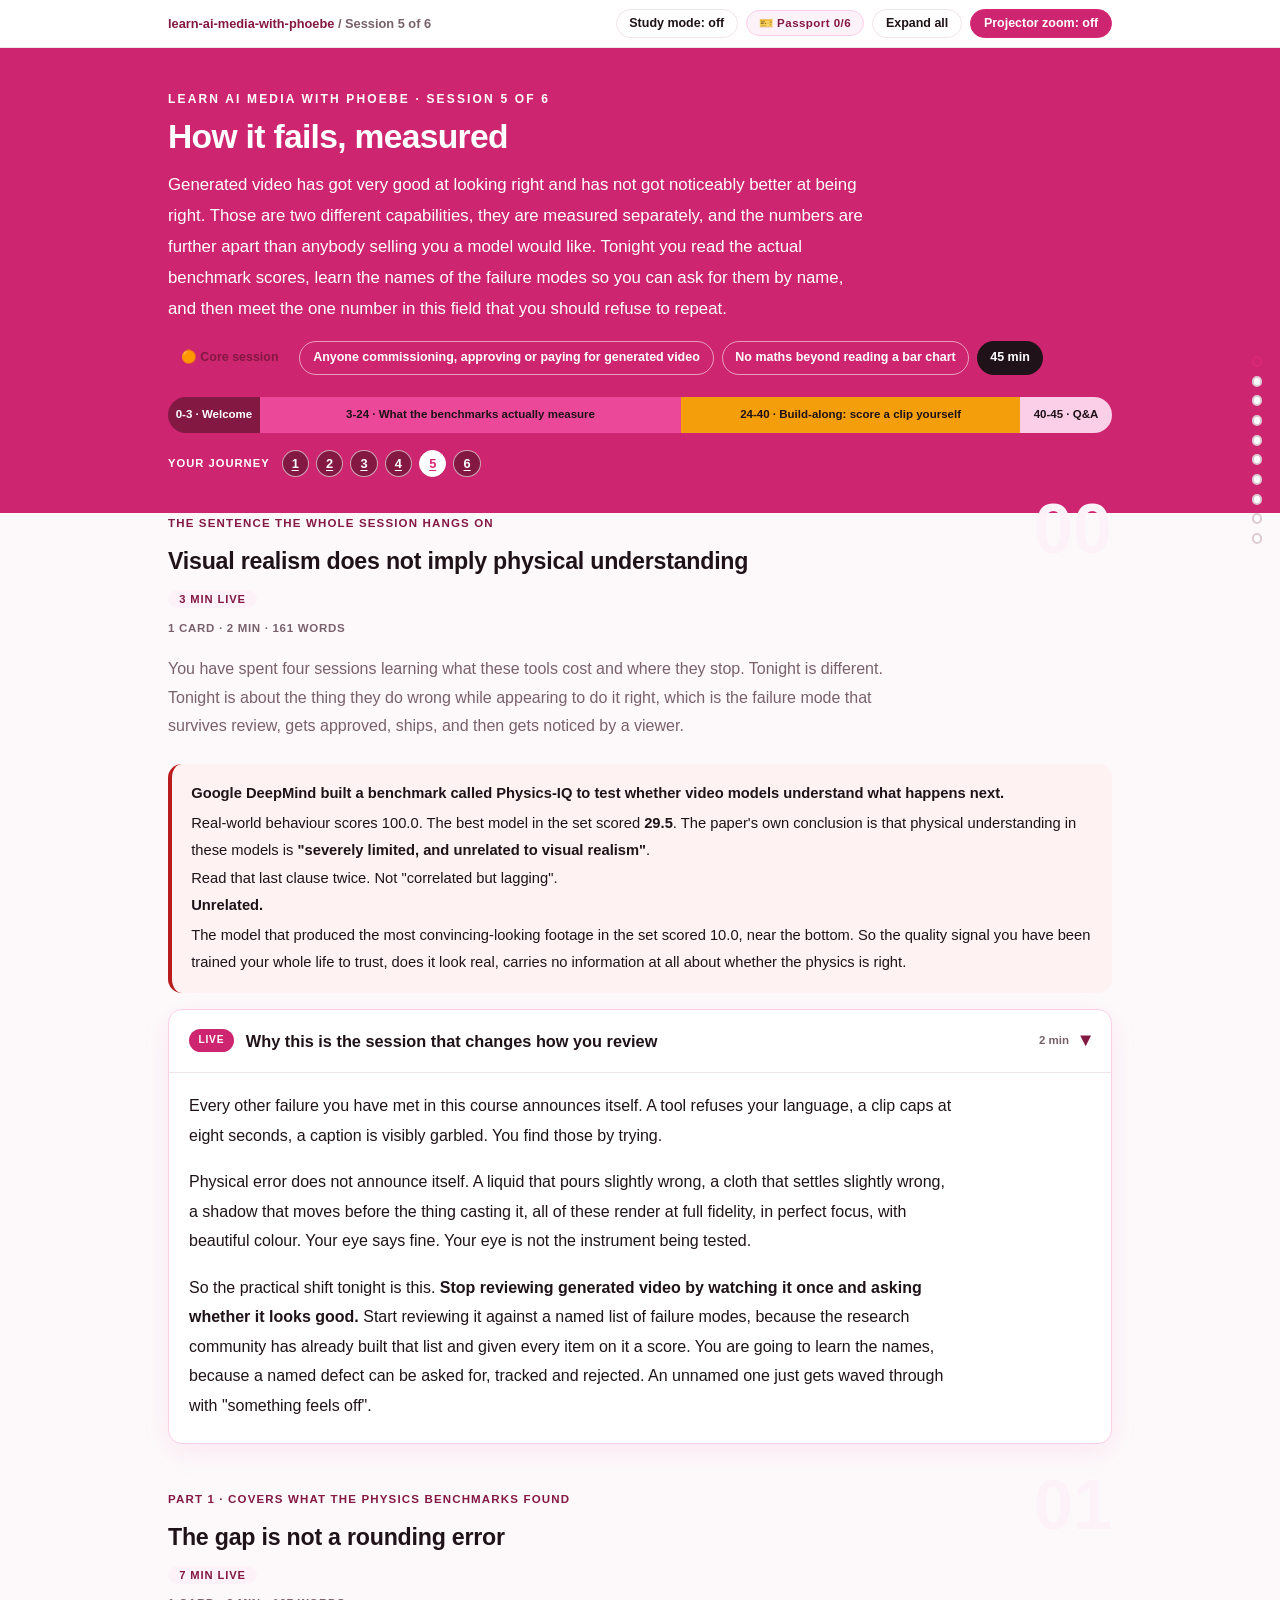
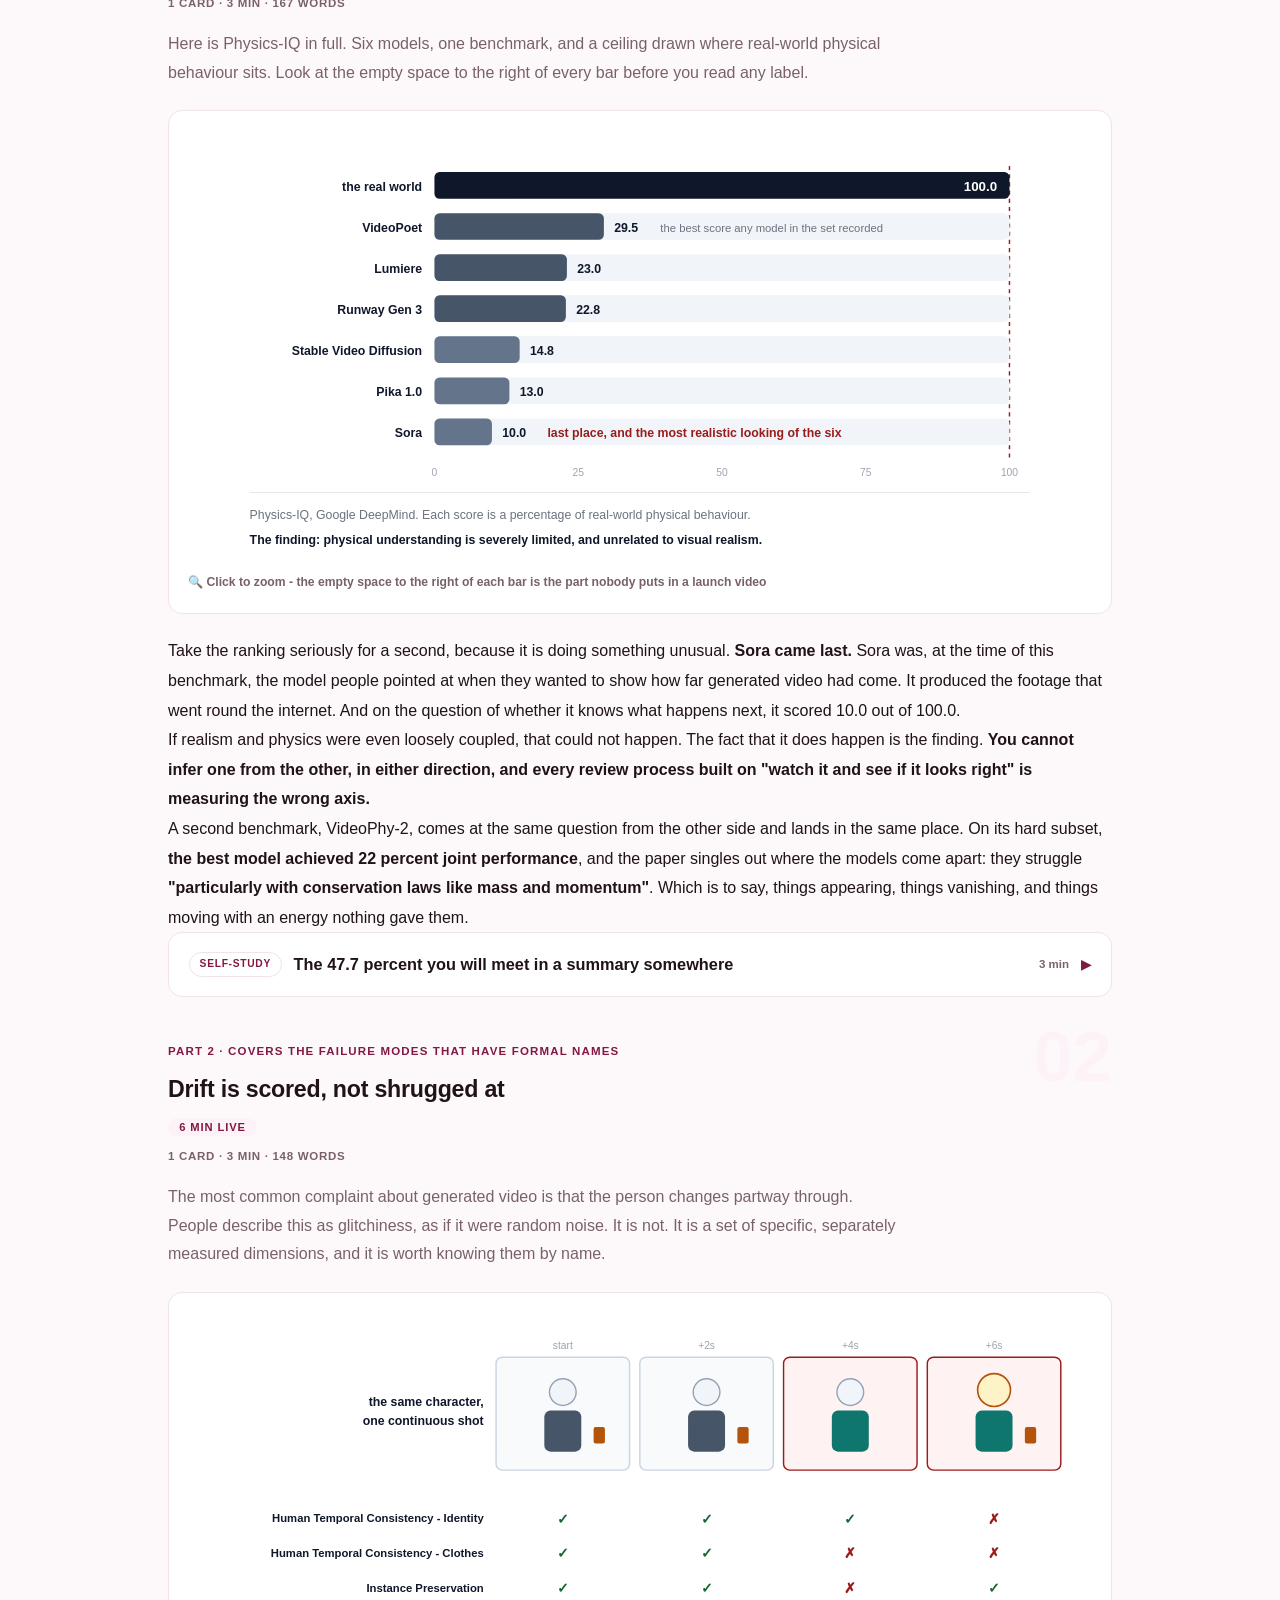
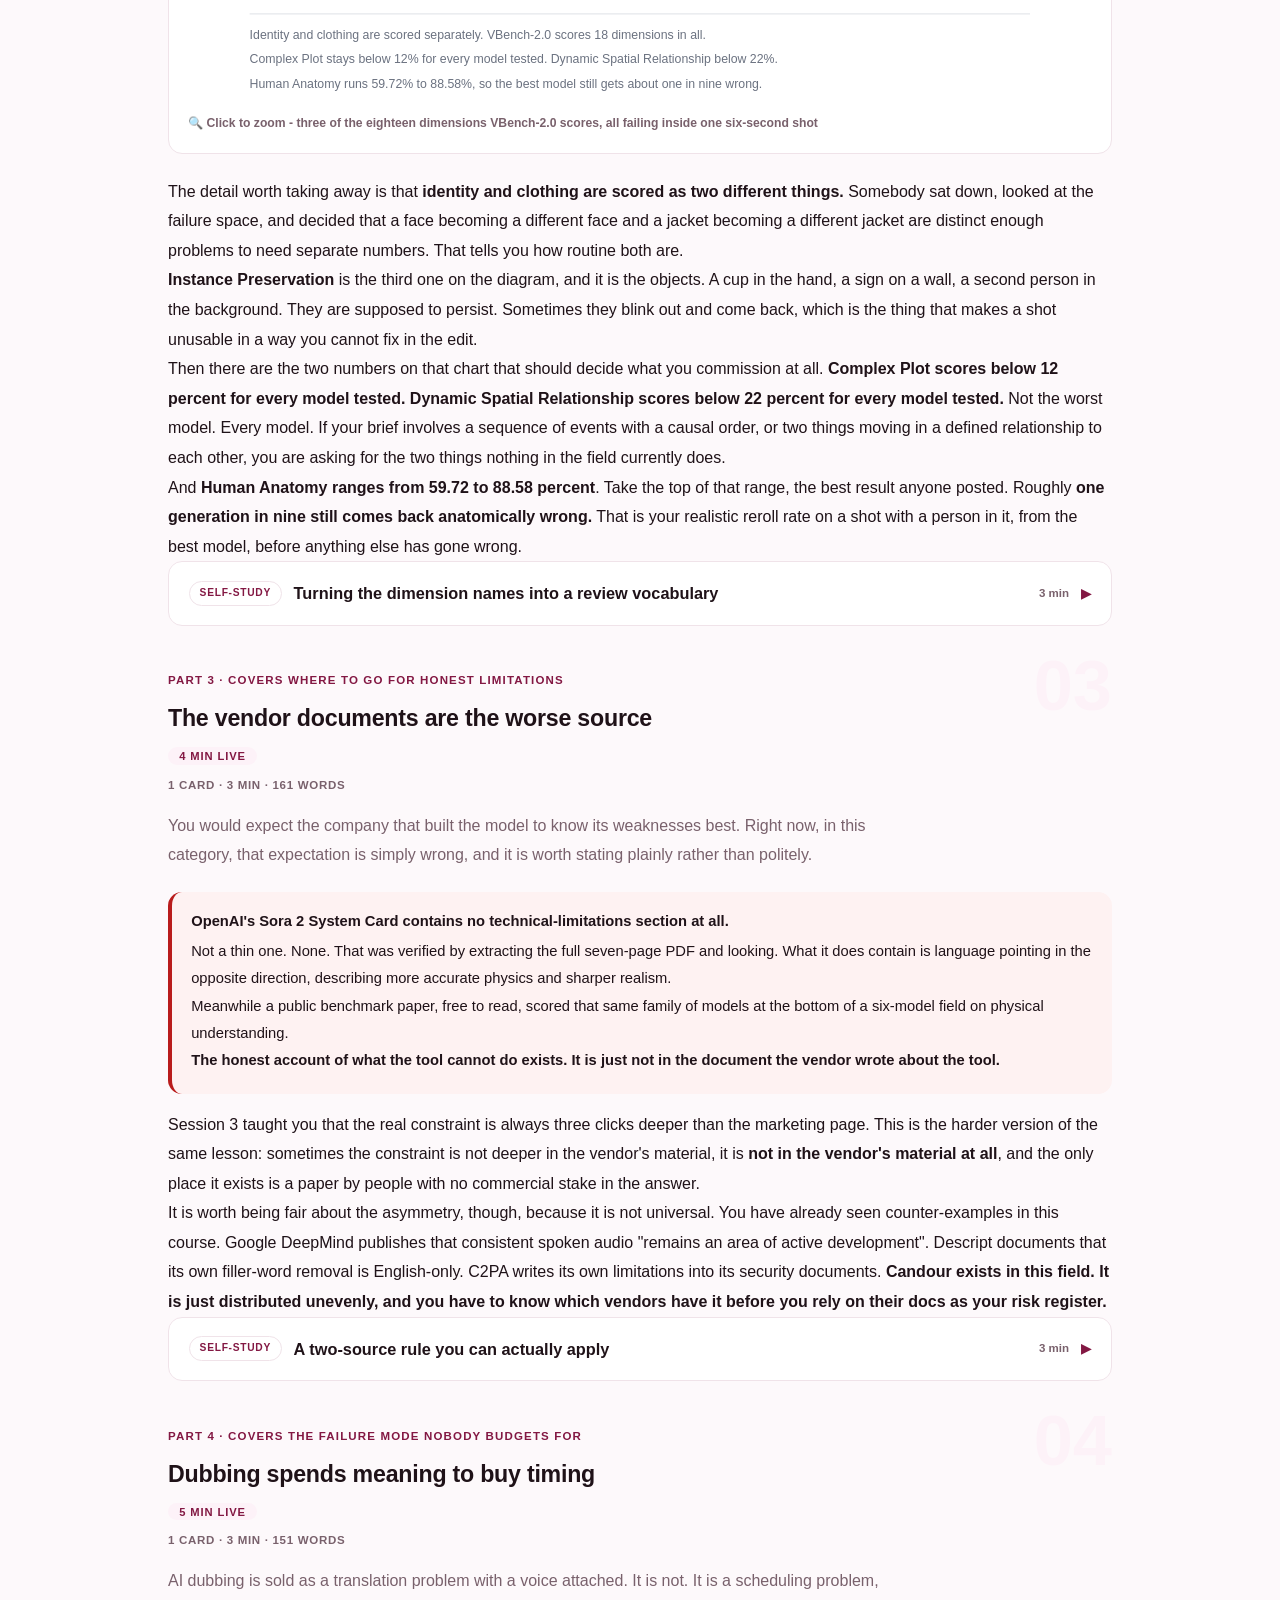
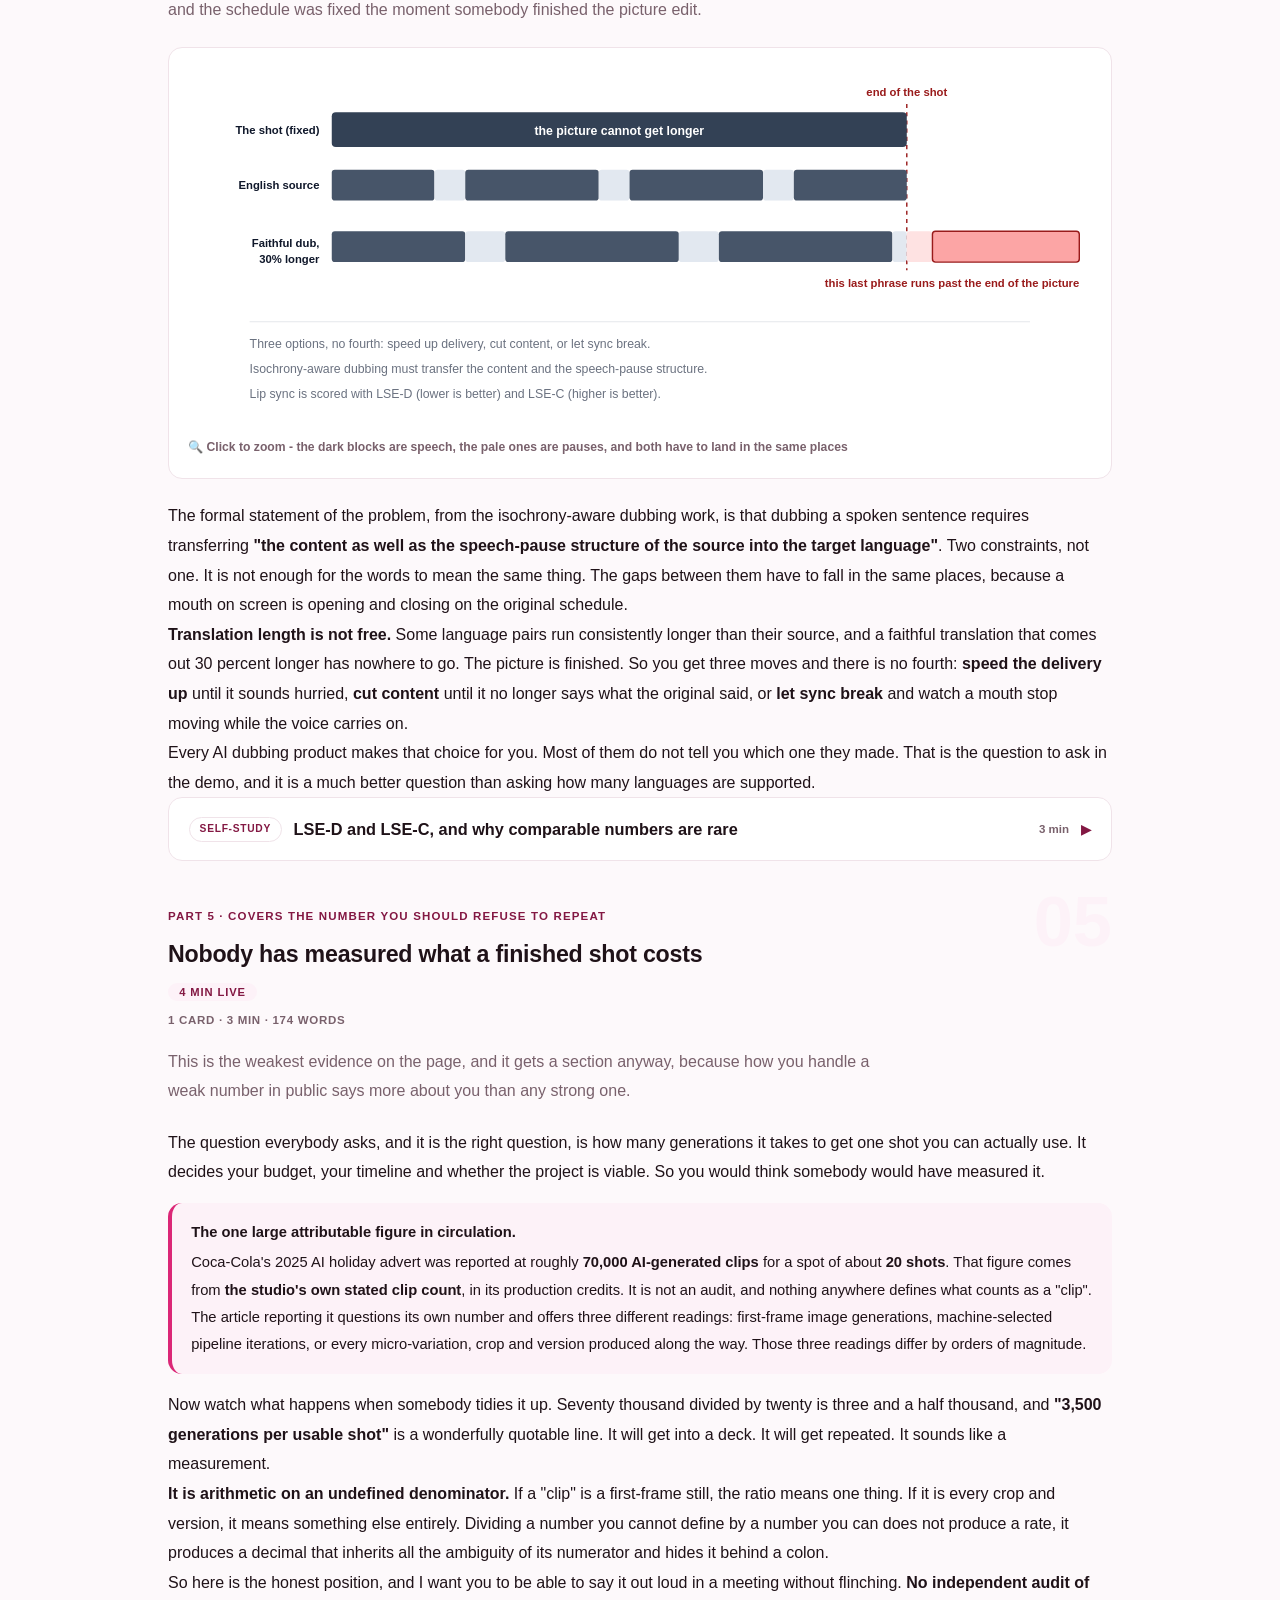
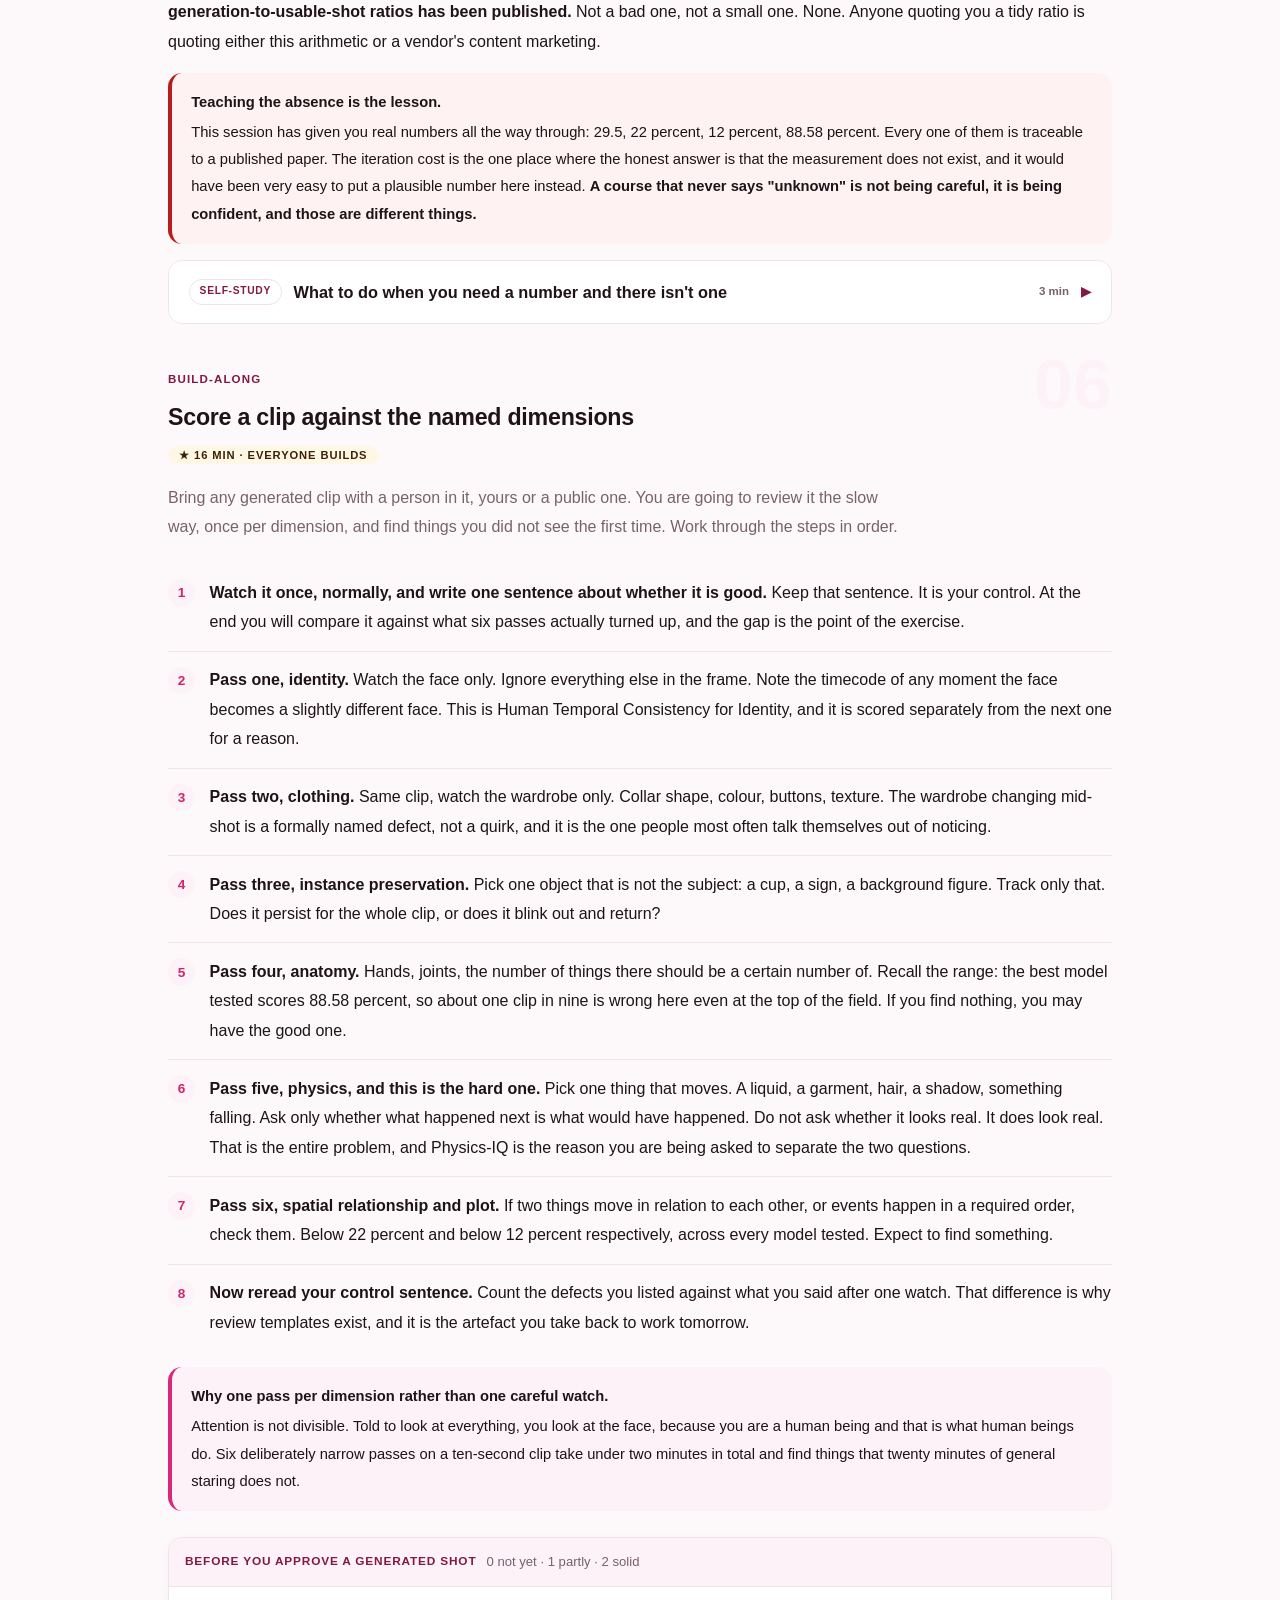
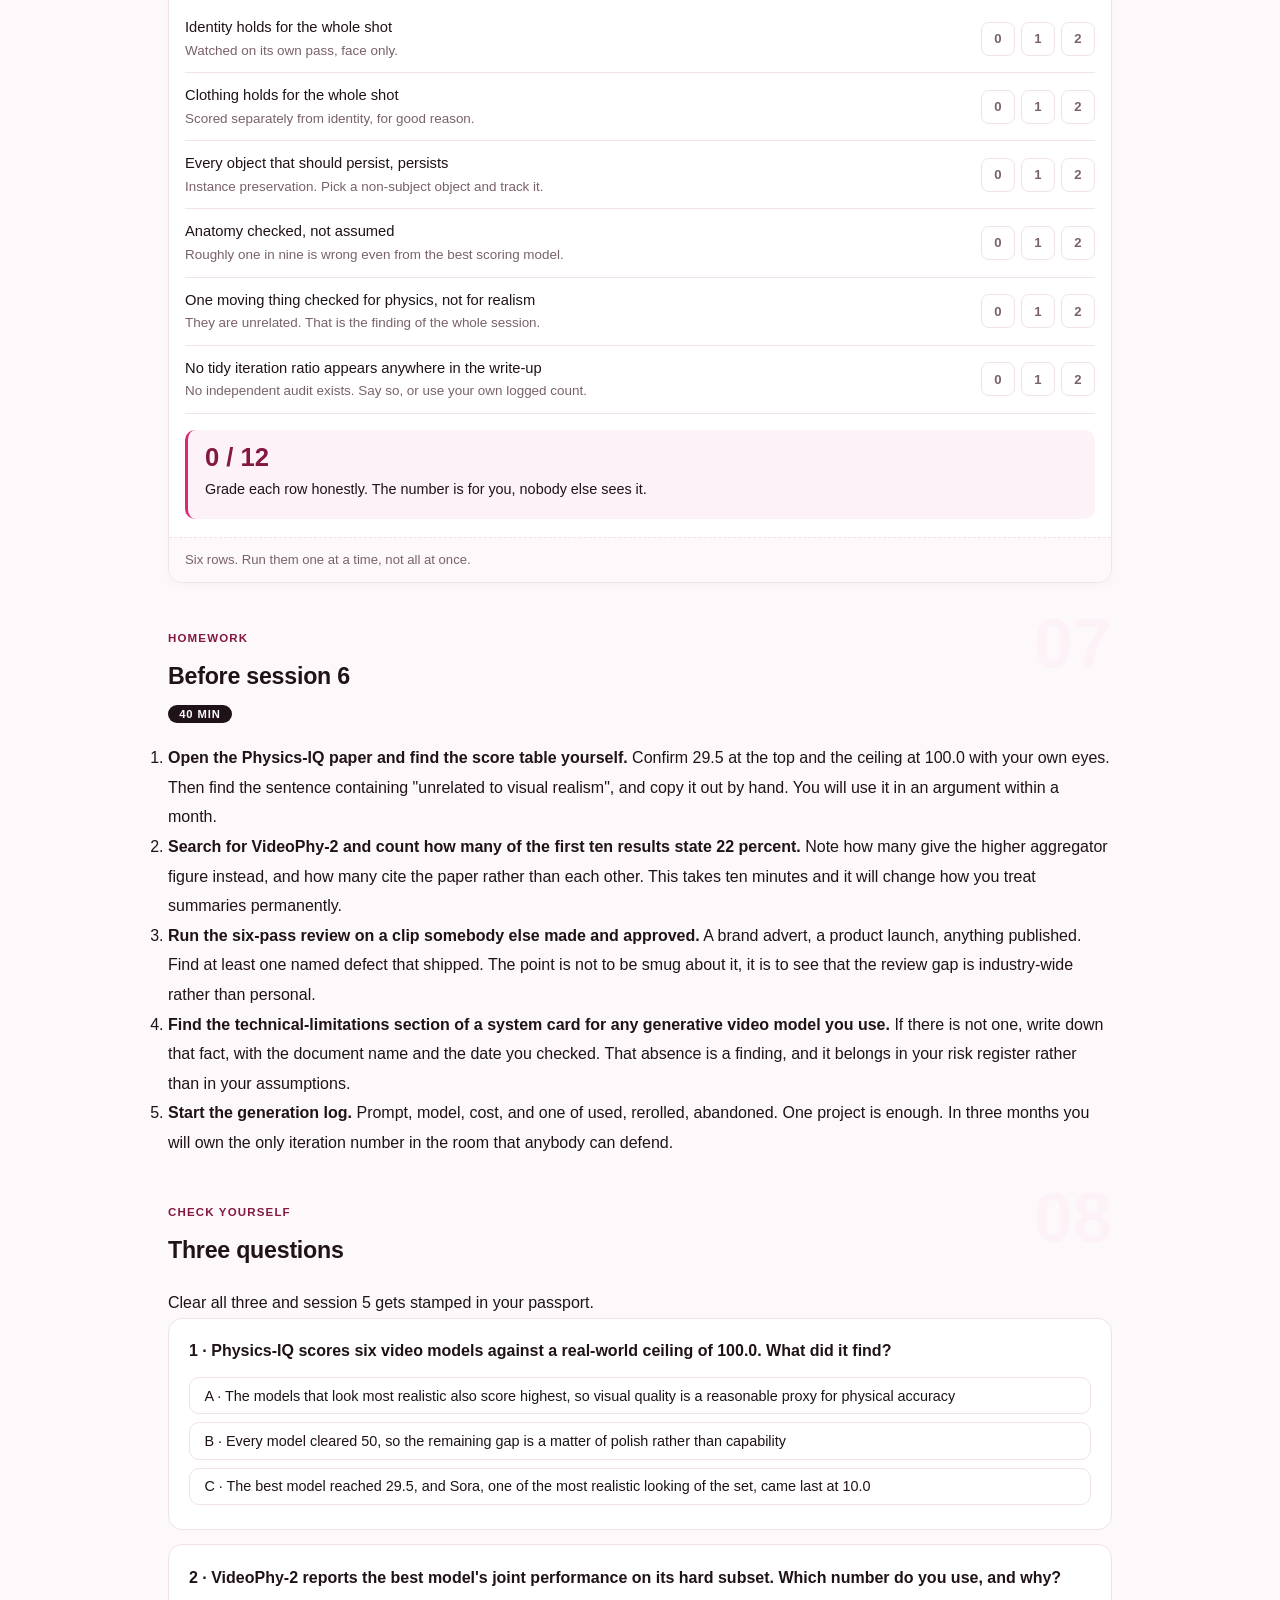
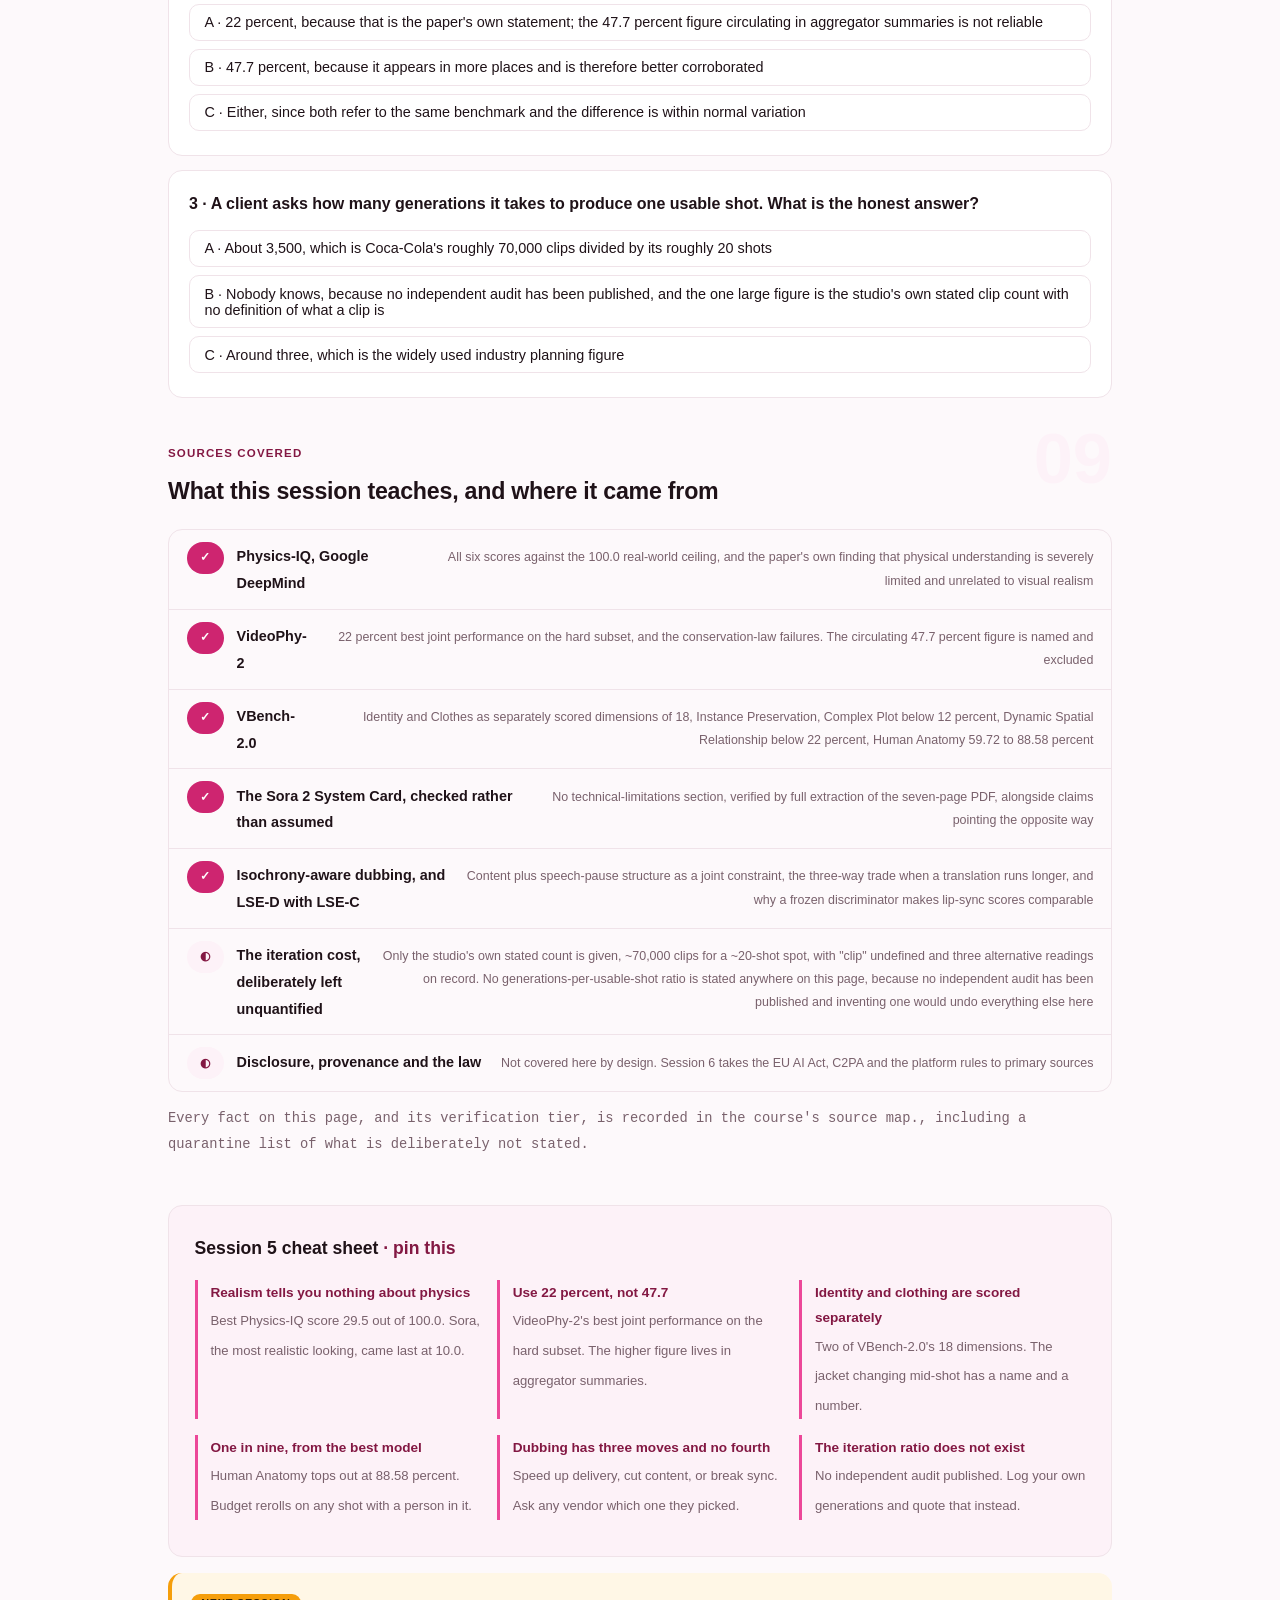
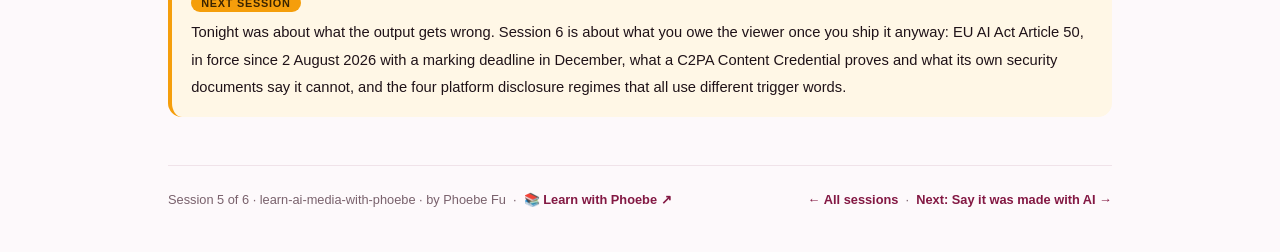
<file: courses/05-how-it-fails-measured.html>
<!DOCTYPE html>
<html lang="en">
<head>
<meta charset="UTF-8">
<meta name="viewport" content="width=device-width, initial-scale=1.0">
<!-- social:start -->
<meta name="description" content="Session 5 of 6. Generated video looks better than it understands. Physics-IQ puts the best model at 29.5 out of 100.0, drift has formal scores and named dimensions, and the one big iteration number in circulation does not survive contact with its own footnote.">
<meta property="og:type" content="article">
<meta property="og:site_name" content="Learn with Phoebe">
<meta property="og:title" content="How it fails, measured - learn ai media with phoebe">
<meta property="og:description" content="Session 5 of 6. Physics-IQ, VideoPhy-2, VBench-2.0 and the isochrony problem. Visual realism does not imply physical understanding.">
<meta property="og:url" content="https://phoebefu6.github.io/learn-ai-media-with-phoebe/courses/05-how-it-fails-measured.html">
<meta property="og:image" content="https://phoebefu6.github.io/learn-ai-media-with-phoebe/assets/og-cover.png">
<meta property="og:image:width" content="1200">
<meta property="og:image:height" content="630">
<meta name="twitter:card" content="summary_large_image">
<meta name="twitter:title" content="How it fails, measured - learn ai media with phoebe">
<meta name="twitter:description" content="Session 5 of 6. The failure modes of generated video, with numbers rather than vibes.">
<meta name="twitter:image" content="https://phoebefu6.github.io/learn-ai-media-with-phoebe/assets/og-cover.png">
<!-- social:end -->
<title>Session 5 · How it fails, measured - learn ai media with phoebe</title>
<link rel="stylesheet" href="../assets/style.css?v=24">
</head>
<body>

<div class="toolbar">
  <div class="wrap">
    <span class="crumb"><a href="../index.html">learn-ai-media-with-phoebe</a> / Session 5 of 6</span>
    <button class="btn" id="toggle-all" type="button">Expand all</button>
    <button class="btn primary" id="zoom-toggle" type="button">Projector zoom: off</button>
  </div>
</div>

<header class="masthead">
  <div class="wrap">
    <div class="eyebrow">Learn AI Media with Phoebe · Session 5 of 6</div>
    <h1>How it <span class="accent">fails</span>, measured</h1>
    <p class="sub">Generated video has got very good at looking right and has not got noticeably better at being right. Those are two different capabilities, they are measured separately, and the numbers are further apart than anybody selling you a model would like. Tonight you read the actual benchmark scores, learn the names of the failure modes so you can ask for them by name, and then meet the one number in this field that you should refuse to repeat.</p>
    <div class="chip-row">
      <span class="chip level">🟠 Core session</span>
      <span class="chip audience">Anyone commissioning, approving or paying for generated video</span>
      <span class="chip audience">No maths beyond reading a bar chart</span>
      <span class="chip time">45 min</span>
    </div>
    <div class="agenda">
      <span class="a1" style="flex:1">0-3 · Welcome</span>
      <span class="a2" style="flex:5">3-24 · What the benchmarks actually measure</span>
      <span class="a3" style="flex:4">24-40 · Build-along: score a clip yourself</span>
      <span class="a4" style="flex:1">40-45 · Q&amp;A</span>
    </div>
  </div>
</header>

<main class="wrap">

  <!-- ============ INTRO ============ -->
  <section class="section" id="intro">
    <div class="section-kicker">
      <span class="klabel">The sentence the whole session hangs on</span>
      <h2>Visual realism does not imply physical understanding</h2>
      <span class="tag concept">3 min live</span>
    </div>
    <p class="lede">You have spent four sessions learning what these tools cost and where they stop. Tonight is different. Tonight is about the thing they do wrong while appearing to do it right, which is the failure mode that survives review, gets approved, ships, and then gets noticed by a viewer.</p>

    <div class="callout warn">
      <p><strong>Google DeepMind built a benchmark called Physics-IQ to test whether video models understand what happens next.</strong> Real-world behaviour scores 100.0. The best model in the set scored <strong>29.5</strong>. The paper's own conclusion is that physical understanding in these models is <strong>"severely limited, and unrelated to visual realism"</strong>.</p>
      <p>Read that last clause twice. Not "correlated but lagging". <strong>Unrelated.</strong> The model that produced the most convincing-looking footage in the set scored 10.0, near the bottom. So the quality signal you have been trained your whole life to trust, does it look real, carries no information at all about whether the physics is right.</p>
    </div>

    <details class="card" open>
      <summary><span class="mode live">Live</span>Why this is the session that changes how you review<span class="mini">2 min</span><span class="caret">▶</span></summary>
      <div class="body">
        <p>Every other failure you have met in this course announces itself. A tool refuses your language, a clip caps at eight seconds, a caption is visibly garbled. You find those by trying.</p>
        <p>Physical error does not announce itself. A liquid that pours slightly wrong, a cloth that settles slightly wrong, a shadow that moves before the thing casting it, all of these render at full fidelity, in perfect focus, with beautiful colour. Your eye says fine. Your eye is not the instrument being tested.</p>
        <p>So the practical shift tonight is this. <strong>Stop reviewing generated video by watching it once and asking whether it looks good.</strong> Start reviewing it against a named list of failure modes, because the research community has already built that list and given every item on it a score. You are going to learn the names, because a named defect can be asked for, tracked and rejected. An unnamed one just gets waved through with "something feels off".</p>
      </div>
    </details>
  </section>

  <!-- ============ PART 1 ============ -->
  <section class="section" id="part-1">
    <div class="section-kicker">
      <span class="klabel">Part 1 · covers what the physics benchmarks found</span>
      <h2>The gap is not a rounding error</h2>
      <span class="tag concept">7 min live</span>
    </div>
    <p class="lede">Here is Physics-IQ in full. Six models, one benchmark, and a ceiling drawn where real-world physical behaviour sits. Look at the empty space to the right of every bar before you read any label.</p>

    <figure class="zoomable">
      <svg viewBox="0 0 880 420" xmlns="http://www.w3.org/2000/svg" role="img" aria-label="A bar chart of Physics-IQ scores against a real-world ceiling of 100. VideoPoet scores 29.5, Lumiere 23.0, Runway Gen 3 22.8, Stable Video Diffusion 14.8, Pika 1.0 13.0 and Sora 10.0, leaving most of the chart empty">
        <style>
          .p1L { font: 700 12px Inter, sans-serif; fill: #0F172A; }
          .p1V { font: 700 12px Inter, sans-serif; fill: #0F172A; }
          .p1W { font: 700 13px Inter, sans-serif; fill: #fff; }
          .p1N { font: 400 11px Inter, sans-serif; fill: #6B7280; }
          .p1T { font: 400 10px Inter, sans-serif; fill: #9CA3AF; }
          .p1F { font: 400 12px Inter, sans-serif; fill: #6B7280; }
          .p1B { font: 700 12px Inter, sans-serif; fill: #991B1B; }
        </style>

        <line x1="800" y1="34" x2="800" y2="318" stroke="#991B1B" stroke-width="1.4" stroke-dasharray="4 4"/>

        <text class="p1L" x="228" y="58" text-anchor="end">the real world</text>
        <rect x="240" y="40" width="560" height="26" rx="5" fill="#0F172A"/>
        <text class="p1W" x="788" y="58" text-anchor="end">100.0</text>

        <rect x="240" y="80" width="560" height="26" rx="5" fill="#F1F5F9"/>
        <text class="p1L" x="228" y="98" text-anchor="end">VideoPoet</text>
        <rect x="240" y="80" width="165" height="26" rx="5" fill="#475569"/>
        <text class="p1V" x="415" y="98">29.5</text>
        <text class="p1N" x="460" y="98">the best score any model in the set recorded</text>

        <rect x="240" y="120" width="560" height="26" rx="5" fill="#F1F5F9"/>
        <text class="p1L" x="228" y="138" text-anchor="end">Lumiere</text>
        <rect x="240" y="120" width="129" height="26" rx="5" fill="#475569"/>
        <text class="p1V" x="379" y="138">23.0</text>

        <rect x="240" y="160" width="560" height="26" rx="5" fill="#F1F5F9"/>
        <text class="p1L" x="228" y="178" text-anchor="end">Runway Gen 3</text>
        <rect x="240" y="160" width="128" height="26" rx="5" fill="#475569"/>
        <text class="p1V" x="378" y="178">22.8</text>

        <rect x="240" y="200" width="560" height="26" rx="5" fill="#F1F5F9"/>
        <text class="p1L" x="228" y="218" text-anchor="end">Stable Video Diffusion</text>
        <rect x="240" y="200" width="83" height="26" rx="5" fill="#64748B"/>
        <text class="p1V" x="333" y="218">14.8</text>

        <rect x="240" y="240" width="560" height="26" rx="5" fill="#F1F5F9"/>
        <text class="p1L" x="228" y="258" text-anchor="end">Pika 1.0</text>
        <rect x="240" y="240" width="73" height="26" rx="5" fill="#64748B"/>
        <text class="p1V" x="323" y="258">13.0</text>

        <rect x="240" y="280" width="560" height="26" rx="5" fill="#F1F5F9"/>
        <text class="p1L" x="228" y="298" text-anchor="end">Sora</text>
        <rect x="240" y="280" width="56" height="26" rx="5" fill="#64748B"/>
        <text class="p1V" x="306" y="298">10.0</text>
        <text class="p1B" x="350" y="298">last place, and the most realistic looking of the six</text>

        <text class="p1T" x="240" y="336" text-anchor="middle">0</text>
        <text class="p1T" x="380" y="336" text-anchor="middle">25</text>
        <text class="p1T" x="520" y="336" text-anchor="middle">50</text>
        <text class="p1T" x="660" y="336" text-anchor="middle">75</text>
        <text class="p1T" x="800" y="336" text-anchor="middle">100</text>

        <line x1="60" y1="352" x2="820" y2="352" stroke="#E5E7EB" stroke-width="1"/>
        <text class="p1F" x="60" y="378">Physics-IQ, Google DeepMind. Each score is a percentage of real-world physical behaviour.</text>
        <text class="p1L" x="60" y="402">The finding: physical understanding is severely limited, and unrelated to visual realism.</text>
      </svg>
      <figcaption>🔍 Click to zoom - the empty space to the right of each bar is the part nobody puts in a launch video</figcaption>
    </figure>

    <p>Take the ranking seriously for a second, because it is doing something unusual. <strong>Sora came last.</strong> Sora was, at the time of this benchmark, the model people pointed at when they wanted to show how far generated video had come. It produced the footage that went round the internet. And on the question of whether it knows what happens next, it scored 10.0 out of 100.0.</p>

    <p>If realism and physics were even loosely coupled, that could not happen. The fact that it does happen is the finding. <strong>You cannot infer one from the other, in either direction, and every review process built on "watch it and see if it looks right" is measuring the wrong axis.</strong></p>

    <p>A second benchmark, VideoPhy-2, comes at the same question from the other side and lands in the same place. On its hard subset, <strong>the best model achieved 22 percent joint performance</strong>, and the paper singles out where the models come apart: they struggle <strong>"particularly with conservation laws like mass and momentum"</strong>. Which is to say, things appearing, things vanishing, and things moving with an energy nothing gave them.</p>

    <details class="card">
      <summary><span class="mode self">Self-study</span>The 47.7 percent you will meet in a summary somewhere<span class="mini">3 min</span><span class="caret">▶</span></summary>
      <div class="body">
        <p>If you go looking for VideoPhy-2 yourself, there is a decent chance the first thing you find is a figure of <strong>47.7 percent</strong> rather than 22. It circulates in aggregator summaries and secondhand write-ups, it is roughly double, and it makes the field look about twice as capable as it is.</p>
        <p><strong>Use 22 percent.</strong> That is the paper's own statement about the best model on the hard subset. The higher number is not traceable to that claim, and once you have quoted it in a deck you have made your whole argument dependent on somebody else's summarising.</p>
        <p>This is not a footnote about one benchmark. It is a working habit. In a field where the primary sources are free, public and about eight pages long, quoting a summary of a paper instead of the paper is a choice, and it is the choice that puts wrong numbers into presentations. Session 1 asked you to check the Sora deprecation page with your own eyes. Same instruction, different document.</p>
      </div>
    </details>
  </section>

  <!-- ============ PART 2 ============ -->
  <section class="section" id="part-2">
    <div class="section-kicker">
      <span class="klabel">Part 2 · covers the failure modes that have formal names</span>
      <h2>Drift is scored, not shrugged at</h2>
      <span class="tag concept">6 min live</span>
    </div>
    <p class="lede">The most common complaint about generated video is that the person changes partway through. People describe this as glitchiness, as if it were random noise. It is not. It is a set of specific, separately measured dimensions, and it is worth knowing them by name.</p>

    <figure class="zoomable">
      <svg viewBox="0 0 880 380" xmlns="http://www.w3.org/2000/svg" role="img" aria-label="Four frames of the same generated character in one shot, with three scored dimensions marked below: identity holds for three frames then fails, clothing changes at frame three, and a held object disappears at frame three and returns at frame four">
        <style>
          .d1L { font: 700 12px Inter, sans-serif; fill: #0F172A; }
          .d1A { font: 700 11px Inter, sans-serif; fill: #0F172A; }
          .d1T { font: 400 10px Inter, sans-serif; fill: #9CA3AF; }
          .d1F { font: 400 12px Inter, sans-serif; fill: #6B7280; }
          .d1G { font: 700 14px Inter, sans-serif; fill: #166534; }
          .d1R { font: 700 14px Inter, sans-serif; fill: #991B1B; }
        </style>

        <text class="d1L" x="288" y="92" text-anchor="end">the same character,</text>
        <text class="d1L" x="288" y="110" text-anchor="end">one continuous shot</text>

        <text class="d1T" x="365" y="36" text-anchor="middle">start</text>
        <text class="d1T" x="505" y="36" text-anchor="middle">+2s</text>
        <text class="d1T" x="645" y="36" text-anchor="middle">+4s</text>
        <text class="d1T" x="785" y="36" text-anchor="middle">+6s</text>

        <rect x="300" y="44" width="130" height="110" rx="6" fill="#F8FAFC" stroke="#CBD5E1" stroke-width="1.4"/>
        <circle cx="365" cy="78" r="13" fill="#F1F5F9" stroke="#94A3B8" stroke-width="1.4"/>
        <rect x="347" y="96" width="36" height="40" rx="6" fill="#475569"/>
        <rect x="395" y="112" width="11" height="16" rx="2" fill="#B45309"/>

        <rect x="440" y="44" width="130" height="110" rx="6" fill="#F8FAFC" stroke="#CBD5E1" stroke-width="1.4"/>
        <circle cx="505" cy="78" r="13" fill="#F1F5F9" stroke="#94A3B8" stroke-width="1.4"/>
        <rect x="487" y="96" width="36" height="40" rx="6" fill="#475569"/>
        <rect x="535" y="112" width="11" height="16" rx="2" fill="#B45309"/>

        <rect x="580" y="44" width="130" height="110" rx="6" fill="#FEF2F2" stroke="#991B1B" stroke-width="1.4"/>
        <circle cx="645" cy="78" r="13" fill="#F1F5F9" stroke="#94A3B8" stroke-width="1.4"/>
        <rect x="627" y="96" width="36" height="40" rx="6" fill="#0F766E"/>

        <rect x="720" y="44" width="130" height="110" rx="6" fill="#FEF2F2" stroke="#991B1B" stroke-width="1.4"/>
        <circle cx="785" cy="76" r="16" fill="#FEF3C7" stroke="#B45309" stroke-width="1.6"/>
        <rect x="767" y="96" width="36" height="40" rx="6" fill="#0F766E"/>
        <rect x="815" y="112" width="11" height="16" rx="2" fill="#B45309"/>

        <text class="d1A" x="288" y="205" text-anchor="end">Human Temporal Consistency - Identity</text>
        <text class="d1G" x="365" y="206" text-anchor="middle">✓</text>
        <text class="d1G" x="505" y="206" text-anchor="middle">✓</text>
        <text class="d1G" x="645" y="206" text-anchor="middle">✓</text>
        <text class="d1R" x="785" y="206" text-anchor="middle">✗</text>

        <text class="d1A" x="288" y="239" text-anchor="end">Human Temporal Consistency - Clothes</text>
        <text class="d1G" x="365" y="240" text-anchor="middle">✓</text>
        <text class="d1G" x="505" y="240" text-anchor="middle">✓</text>
        <text class="d1R" x="645" y="240" text-anchor="middle">✗</text>
        <text class="d1R" x="785" y="240" text-anchor="middle">✗</text>

        <text class="d1A" x="288" y="273" text-anchor="end">Instance Preservation</text>
        <text class="d1G" x="365" y="274" text-anchor="middle">✓</text>
        <text class="d1G" x="505" y="274" text-anchor="middle">✓</text>
        <text class="d1R" x="645" y="274" text-anchor="middle">✗</text>
        <text class="d1G" x="785" y="274" text-anchor="middle">✓</text>

        <line x1="60" y1="294" x2="820" y2="294" stroke="#E5E7EB" stroke-width="1"/>
        <text class="d1F" x="60" y="318">Identity and clothing are scored separately. VBench-2.0 scores 18 dimensions in all.</text>
        <text class="d1F" x="60" y="342">Complex Plot stays below 12% for every model tested. Dynamic Spatial Relationship below 22%.</text>
        <text class="d1F" x="60" y="366">Human Anatomy runs 59.72% to 88.58%, so the best model still gets about one in nine wrong.</text>
      </svg>
      <figcaption>🔍 Click to zoom - three of the eighteen dimensions VBench-2.0 scores, all failing inside one six-second shot</figcaption>
    </figure>

    <p>The detail worth taking away is that <strong>identity and clothing are scored as two different things.</strong> Somebody sat down, looked at the failure space, and decided that a face becoming a different face and a jacket becoming a different jacket are distinct enough problems to need separate numbers. That tells you how routine both are.</p>

    <p><strong>Instance Preservation</strong> is the third one on the diagram, and it is the objects. A cup in the hand, a sign on a wall, a second person in the background. They are supposed to persist. Sometimes they blink out and come back, which is the thing that makes a shot unusable in a way you cannot fix in the edit.</p>

    <p>Then there are the two numbers on that chart that should decide what you commission at all. <strong>Complex Plot scores below 12 percent for every model tested. Dynamic Spatial Relationship scores below 22 percent for every model tested.</strong> Not the worst model. Every model. If your brief involves a sequence of events with a causal order, or two things moving in a defined relationship to each other, you are asking for the two things nothing in the field currently does.</p>

    <p>And <strong>Human Anatomy ranges from 59.72 to 88.58 percent</strong>. Take the top of that range, the best result anyone posted. Roughly <strong>one generation in nine still comes back anatomically wrong.</strong> That is your realistic reroll rate on a shot with a person in it, from the best model, before anything else has gone wrong.</p>

    <details class="card">
      <summary><span class="mode self">Self-study</span>Turning the dimension names into a review vocabulary<span class="mini">3 min</span><span class="caret">▶</span></summary>
      <div class="body">
        <p>The reason to memorise the names is not to sound technical. It is that a named defect behaves completely differently inside an organisation from an unnamed one.</p>
        <p>"Something feels off about shot four" is a matter of taste, and it loses to whoever is more senior in the room. <strong>"Shot four fails clothing consistency at 00:03, her jacket changes colour"</strong> is an observation with a location and a category. It gets fixed, or it gets consciously accepted, and either way somebody made a decision about it.</p>
        <p>Build yourself a short list and put it on the review template: identity, clothing, instance preservation, anatomy, spatial relationship, plot order. Six items. Watch the clip once per item rather than once in total, which is slower and is the entire trick, because the reason drift ships is that people watch a ten-second clip once and their attention lands on the face.</p>
      </div>
    </details>
  </section>

  <!-- ============ PART 3 ============ -->
  <section class="section" id="part-3">
    <div class="section-kicker">
      <span class="klabel">Part 3 · covers where to go for honest limitations</span>
      <h2>The vendor documents are the worse source</h2>
      <span class="tag concept">4 min live</span>
    </div>
    <p class="lede">You would expect the company that built the model to know its weaknesses best. Right now, in this category, that expectation is simply wrong, and it is worth stating plainly rather than politely.</p>

    <div class="callout warn">
      <p><strong>OpenAI's Sora 2 System Card contains no technical-limitations section at all.</strong> Not a thin one. None. That was verified by extracting the full seven-page PDF and looking. What it does contain is language pointing in the opposite direction, describing more accurate physics and sharper realism.</p>
      <p>Meanwhile a public benchmark paper, free to read, scored that same family of models at the bottom of a six-model field on physical understanding. <strong>The honest account of what the tool cannot do exists. It is just not in the document the vendor wrote about the tool.</strong></p>
    </div>

    <p>Session 3 taught you that the real constraint is always three clicks deeper than the marketing page. This is the harder version of the same lesson: sometimes the constraint is not deeper in the vendor's material, it is <strong>not in the vendor's material at all</strong>, and the only place it exists is a paper by people with no commercial stake in the answer.</p>

    <p>It is worth being fair about the asymmetry, though, because it is not universal. You have already seen counter-examples in this course. Google DeepMind publishes that consistent spoken audio "remains an area of active development". Descript documents that its own filler-word removal is English-only. C2PA writes its own limitations into its security documents. <strong>Candour exists in this field. It is just distributed unevenly, and you have to know which vendors have it before you rely on their docs as your risk register.</strong></p>

    <details class="card">
      <summary><span class="mode self">Self-study</span>A two-source rule you can actually apply<span class="mini">3 min</span><span class="caret">▶</span></summary>
      <div class="body">
        <p>Practical version, for when you are evaluating any generative tool for real work.</p>
        <p><strong>Source one: the vendor's technical documentation, not its marketing site.</strong> Docs, help centre, API reference, system card. This gives you the hard operational limits, clip length, resolution, supported languages, regional availability. Vendors are generally accurate about these because they generate support tickets when they are wrong.</p>
        <p><strong>Source two: the benchmark literature.</strong> This gives you the capability limits, which are the ones that decide whether the output is good enough for your brief. Physics-IQ, VideoPhy-2 and VBench-2.0 are all public, all free, and all more informative about what will go wrong than any vendor page in this category.</p>
        <p>If a tool has only source one, you know what it will let you do and nothing about how well. That is a perfectly normal situation and it is not a reason to reject the tool. It is a reason to budget for rerolls rather than assuming the first generation ships.</p>
      </div>
    </details>
  </section>

  <!-- ============ PART 4 ============ -->
  <section class="section" id="part-4">
    <div class="section-kicker">
      <span class="klabel">Part 4 · covers the failure mode nobody budgets for</span>
      <h2>Dubbing spends meaning to buy timing</h2>
      <span class="tag concept">5 min live</span>
    </div>
    <p class="lede">AI dubbing is sold as a translation problem with a voice attached. It is not. It is a scheduling problem, and the schedule was fixed the moment somebody finished the picture edit.</p>

    <figure class="zoomable">
      <svg viewBox="0 0 880 350" xmlns="http://www.w3.org/2000/svg" role="img" aria-label="A fixed-length video track with an English source audio track fitting inside it, and a faithful translation thirty percent longer whose final phrase runs past the end of the picture">
        <style>
          .i1L { font: 700 11px Inter, sans-serif; fill: #0F172A; }
          .i1W { font: 700 12px Inter, sans-serif; fill: #fff; }
          .i1M { font: 700 11px Inter, sans-serif; fill: #991B1B; }
          .i1F { font: 400 12px Inter, sans-serif; fill: #6B7280; }
        </style>

        <line x1="700" y1="36" x2="700" y2="198" stroke="#991B1B" stroke-width="1.4" stroke-dasharray="4 4"/>
        <text class="i1M" x="700" y="28" text-anchor="middle">end of the shot</text>

        <text class="i1L" x="128" y="65" text-anchor="end">The shot (fixed)</text>
        <rect x="140" y="44" width="560" height="34" rx="4" fill="#334155"/>
        <text class="i1W" x="420" y="66" text-anchor="middle">the picture cannot get longer</text>

        <text class="i1L" x="128" y="119" text-anchor="end">English source</text>
        <rect x="140" y="100" width="100" height="30" rx="3" fill="#475569"/>
        <rect x="240" y="100" width="30" height="30" rx="3" fill="#E2E8F0"/>
        <rect x="270" y="100" width="130" height="30" rx="3" fill="#475569"/>
        <rect x="400" y="100" width="30" height="30" rx="3" fill="#E2E8F0"/>
        <rect x="430" y="100" width="130" height="30" rx="3" fill="#475569"/>
        <rect x="560" y="100" width="30" height="30" rx="3" fill="#E2E8F0"/>
        <rect x="590" y="100" width="110" height="30" rx="3" fill="#475569"/>

        <text class="i1L" x="128" y="175" text-anchor="end">Faithful dub,</text>
        <text class="i1L" x="128" y="191" text-anchor="end">30% longer</text>
        <rect x="140" y="160" width="130" height="30" rx="3" fill="#475569"/>
        <rect x="270" y="160" width="39" height="30" rx="3" fill="#E2E8F0"/>
        <rect x="309" y="160" width="169" height="30" rx="3" fill="#475569"/>
        <rect x="478" y="160" width="39" height="30" rx="3" fill="#E2E8F0"/>
        <rect x="517" y="160" width="169" height="30" rx="3" fill="#475569"/>
        <rect x="686" y="160" width="14" height="30" rx="3" fill="#E2E8F0"/>
        <rect x="700" y="160" width="25" height="30" rx="3" fill="#FEE2E2"/>
        <rect x="725" y="160" width="143" height="30" rx="3" fill="#FCA5A5" stroke="#991B1B" stroke-width="1.4"/>

        <text class="i1M" x="868" y="214" text-anchor="end">this last phrase runs past the end of the picture</text>

        <line x1="60" y1="248" x2="820" y2="248" stroke="#E5E7EB" stroke-width="1"/>
        <text class="i1F" x="60" y="274">Three options, no fourth: speed up delivery, cut content, or let sync break.</text>
        <text class="i1F" x="60" y="298">Isochrony-aware dubbing must transfer the content and the speech-pause structure.</text>
        <text class="i1F" x="60" y="322">Lip sync is scored with LSE-D (lower is better) and LSE-C (higher is better).</text>
      </svg>
      <figcaption>🔍 Click to zoom - the dark blocks are speech, the pale ones are pauses, and both have to land in the same places</figcaption>
    </figure>

    <p>The formal statement of the problem, from the isochrony-aware dubbing work, is that dubbing a spoken sentence requires transferring <strong>"the content as well as the speech-pause structure of the source into the target language"</strong>. Two constraints, not one. It is not enough for the words to mean the same thing. The gaps between them have to fall in the same places, because a mouth on screen is opening and closing on the original schedule.</p>

    <p><strong>Translation length is not free.</strong> Some language pairs run consistently longer than their source, and a faithful translation that comes out 30 percent longer has nowhere to go. The picture is finished. So you get three moves and there is no fourth: <strong>speed the delivery up</strong> until it sounds hurried, <strong>cut content</strong> until it no longer says what the original said, or <strong>let sync break</strong> and watch a mouth stop moving while the voice carries on.</p>

    <p>Every AI dubbing product makes that choice for you. Most of them do not tell you which one they made. That is the question to ask in the demo, and it is a much better question than asking how many languages are supported.</p>

    <details class="card">
      <summary><span class="mode self">Self-study</span>LSE-D and LSE-C, and why comparable numbers are rare<span class="mini">3 min</span><span class="caret">▶</span></summary>
      <div class="body">
        <p>Lip sync quality has two standard measurements. <strong>LSE-D</strong> is a distance, so lower is better. <strong>LSE-C</strong> is a confidence, so higher is better. You will see them reported as a pair.</p>
        <p>The useful property is where they come from: both are produced by a <strong>frozen</strong> discriminator, a fixed pre-trained model that nobody retunes per system. That freezing is what makes them comparable across different tools, because everybody is being marked by the same marker.</p>
        <p>Hold that up against session 4. Word error rate is a perfectly good measurement that becomes useless the moment two parties normalise their transcripts differently, and vendor WER figures are routinely not comparable for exactly that reason. LSE-D and LSE-C avoid that trap by construction. <strong>When you are handed a metric, the first question is not what it scored, it is whether anything about how it was computed is allowed to vary between the things being compared.</strong></p>
      </div>
    </details>
  </section>

  <!-- ============ PART 5 ============ -->
  <section class="section" id="part-5">
    <div class="section-kicker">
      <span class="klabel">Part 5 · covers the number you should refuse to repeat</span>
      <h2>Nobody has measured what a finished shot costs</h2>
      <span class="tag concept">4 min live</span>
    </div>
    <p class="lede">This is the weakest evidence on the page, and it gets a section anyway, because how you handle a weak number in public says more about you than any strong one.</p>

    <p>The question everybody asks, and it is the right question, is how many generations it takes to get one shot you can actually use. It decides your budget, your timeline and whether the project is viable. So you would think somebody would have measured it.</p>

    <div class="callout tip">
      <p><strong>The one large attributable figure in circulation.</strong> Coca-Cola's 2025 AI holiday advert was reported at roughly <strong>70,000 AI-generated clips</strong> for a spot of about <strong>20 shots</strong>. That figure comes from <strong>the studio's own stated clip count</strong>, in its production credits. It is not an audit, and nothing anywhere defines what counts as a "clip".</p>
      <p>The article reporting it questions its own number and offers three different readings: first-frame image generations, machine-selected pipeline iterations, or every micro-variation, crop and version produced along the way. Those three readings differ by orders of magnitude.</p>
    </div>

    <p>Now watch what happens when somebody tidies it up. Seventy thousand divided by twenty is three and a half thousand, and <strong>"3,500 generations per usable shot"</strong> is a wonderfully quotable line. It will get into a deck. It will get repeated. It sounds like a measurement.</p>

    <p><strong>It is arithmetic on an undefined denominator.</strong> If a "clip" is a first-frame still, the ratio means one thing. If it is every crop and version, it means something else entirely. Dividing a number you cannot define by a number you can does not produce a rate, it produces a decimal that inherits all the ambiguity of its numerator and hides it behind a colon.</p>

    <p>So here is the honest position, and I want you to be able to say it out loud in a meeting without flinching. <strong>No independent audit of generation-to-usable-shot ratios has been published.</strong> Not a bad one, not a small one. None. Anyone quoting you a tidy ratio is quoting either this arithmetic or a vendor's content marketing.</p>

    <div class="callout warn">
      <p><strong>Teaching the absence is the lesson.</strong> This session has given you real numbers all the way through: 29.5, 22 percent, 12 percent, 88.58 percent. Every one of them is traceable to a published paper. The iteration cost is the one place where the honest answer is that the measurement does not exist, and it would have been very easy to put a plausible number here instead. <strong>A course that never says "unknown" is not being careful, it is being confident, and those are different things.</strong></p>
    </div>

    <details class="card">
      <summary><span class="mode self">Self-study</span>What to do when you need a number and there isn't one<span class="mini">3 min</span><span class="caret">▶</span></summary>
      <div class="body">
        <p>"Nobody has measured it" does not get you out of planning a project. So measure it yourself, at your own scale, and be clear about what you have.</p>
        <p><strong>Log every generation for one real piece of work.</strong> Prompt, model, cost, and one of three outcomes: used, rerolled, abandoned. Count the rerolls per shot that shipped. That gives you a ratio which is honest for your brief, your model and your reviewers, and it is worth more to you than any industry figure because those three things are what actually drive it.</p>
        <p>Then say what it is when you present it. <strong>"On our last project, at our quality bar, it was eleven generations per shot"</strong> is defensible, useful and cannot be argued with. "The industry average is 3,500 to 1" is none of those things, and the first person who asks where it came from will end the conversation.</p>
        <p>Notice which of those two sentences is more specific. Owning a small measured number beats borrowing a large unmeasured one, and this holds far outside video.</p>
      </div>
    </details>
  </section>

  <!-- ============ BUILD ALONG ============ -->
  <section class="section" id="demo-1">
    <div class="section-kicker">
      <span class="klabel">Build-along</span>
      <h2>Score a clip against the named dimensions</h2>
      <span class="tag demo">★ 16 min · everyone builds</span>
    </div>
    <p class="lede">Bring any generated clip with a person in it, yours or a public one. You are going to review it the slow way, once per dimension, and find things you did not see the first time. Work through the steps in order.</p>

    <div class="steps">
      <div class="step"><p><strong>Watch it once, normally, and write one sentence about whether it is good.</strong> Keep that sentence. It is your control. At the end you will compare it against what six passes actually turned up, and the gap is the point of the exercise.</p></div>
      <div class="step"><p><strong>Pass one, identity.</strong> Watch the face only. Ignore everything else in the frame. Note the timecode of any moment the face becomes a slightly different face. This is Human Temporal Consistency for Identity, and it is scored separately from the next one for a reason.</p></div>
      <div class="step"><p><strong>Pass two, clothing.</strong> Same clip, watch the wardrobe only. Collar shape, colour, buttons, texture. The wardrobe changing mid-shot is a formally named defect, not a quirk, and it is the one people most often talk themselves out of noticing.</p></div>
      <div class="step"><p><strong>Pass three, instance preservation.</strong> Pick one object that is not the subject: a cup, a sign, a background figure. Track only that. Does it persist for the whole clip, or does it blink out and return?</p></div>
      <div class="step"><p><strong>Pass four, anatomy.</strong> Hands, joints, the number of things there should be a certain number of. Recall the range: the best model tested scores 88.58 percent, so about one clip in nine is wrong here even at the top of the field. If you find nothing, you may have the good one.</p></div>
      <div class="step"><p><strong>Pass five, physics, and this is the hard one.</strong> Pick one thing that moves. A liquid, a garment, hair, a shadow, something falling. Ask only whether what happened next is what would have happened. Do not ask whether it looks real. It does look real. That is the entire problem, and Physics-IQ is the reason you are being asked to separate the two questions.</p></div>
      <div class="step"><p><strong>Pass six, spatial relationship and plot.</strong> If two things move in relation to each other, or events happen in a required order, check them. Below 22 percent and below 12 percent respectively, across every model tested. Expect to find something.</p></div>
      <div class="step"><p><strong>Now reread your control sentence.</strong> Count the defects you listed against what you said after one watch. That difference is why review templates exist, and it is the artefact you take back to work tomorrow.</p></div>
    </div>

    <div class="callout tip">
      <p><strong>Why one pass per dimension rather than one careful watch.</strong> Attention is not divisible. Told to look at everything, you look at the face, because you are a human being and that is what human beings do. Six deliberately narrow passes on a ten-second clip take under two minutes in total and find things that twenty minutes of general staring does not.</p>
    </div>

    <div class="scorecard" data-title="Before you approve a generated shot" data-foot="Six rows. Run them one at a time, not all at once.">
      <div class="sc-row"><div class="sc-q">Identity holds for the whole shot<em>Watched on its own pass, face only.</em></div></div>
      <div class="sc-row"><div class="sc-q">Clothing holds for the whole shot<em>Scored separately from identity, for good reason.</em></div></div>
      <div class="sc-row"><div class="sc-q">Every object that should persist, persists<em>Instance preservation. Pick a non-subject object and track it.</em></div></div>
      <div class="sc-row"><div class="sc-q">Anatomy checked, not assumed<em>Roughly one in nine is wrong even from the best scoring model.</em></div></div>
      <div class="sc-row"><div class="sc-q">One moving thing checked for physics, not for realism<em>They are unrelated. That is the finding of the whole session.</em></div></div>
      <div class="sc-row"><div class="sc-q">No tidy iteration ratio appears anywhere in the write-up<em>No independent audit exists. Say so, or use your own logged count.</em></div></div>
    </div>
  </section>

  <!-- ============ HOMEWORK ============ -->
  <section class="section" id="exercise">
    <div class="section-kicker">
      <span class="klabel">Homework</span>
      <h2>Before session 6</h2>
      <span class="tag exercise">40 min</span>
    </div>
    <ol>
      <li><strong>Open the Physics-IQ paper and find the score table yourself.</strong> Confirm 29.5 at the top and the ceiling at 100.0 with your own eyes. Then find the sentence containing "unrelated to visual realism", and copy it out by hand. You will use it in an argument within a month.</li>
      <li><strong>Search for VideoPhy-2 and count how many of the first ten results state 22 percent.</strong> Note how many give the higher aggregator figure instead, and how many cite the paper rather than each other. This takes ten minutes and it will change how you treat summaries permanently.</li>
      <li><strong>Run the six-pass review on a clip somebody else made and approved.</strong> A brand advert, a product launch, anything published. Find at least one named defect that shipped. The point is not to be smug about it, it is to see that the review gap is industry-wide rather than personal.</li>
      <li><strong>Find the technical-limitations section of a system card for any generative video model you use.</strong> If there is not one, write down that fact, with the document name and the date you checked. That absence is a finding, and it belongs in your risk register rather than in your assumptions.</li>
      <li><strong>Start the generation log.</strong> Prompt, model, cost, and one of used, rerolled, abandoned. One project is enough. In three months you will own the only iteration number in the room that anybody can defend.</li>
    </ol>
  </section>

  <!-- ============ QUIZ ============ -->
  <section class="section" id="quiz">
    <div class="section-kicker">
      <span class="klabel">Check yourself</span>
      <h2>Three questions</h2>
    </div>
    <p>Clear all three and session 5 gets stamped in your passport.</p>

    <div class="quiz-q" data-answer="2">
      <p class="qtext">1 · Physics-IQ scores six video models against a real-world ceiling of 100.0. What did it find?</p>
      <button class="qopt" type="button">A · The models that look most realistic also score highest, so visual quality is a reasonable proxy for physical accuracy</button>
      <button class="qopt" type="button">B · Every model cleared 50, so the remaining gap is a matter of polish rather than capability</button>
      <button class="qopt" type="button">C · The best model reached 29.5, and Sora, one of the most realistic looking of the set, came last at 10.0</button>
      <p class="qwhy">The paper's own wording is that physical understanding is "severely limited, and unrelated to visual realism". Unrelated, not lagging. The most convincing-looking model in the set scored lowest, which is exactly what rules out using realism as a proxy.</p>
    </div>

    <div class="quiz-q" data-answer="0">
      <p class="qtext">2 · VideoPhy-2 reports the best model's joint performance on its hard subset. Which number do you use, and why?</p>
      <button class="qopt" type="button">A · 22 percent, because that is the paper's own statement; the 47.7 percent figure circulating in aggregator summaries is not reliable</button>
      <button class="qopt" type="button">B · 47.7 percent, because it appears in more places and is therefore better corroborated</button>
      <button class="qopt" type="button">C · Either, since both refer to the same benchmark and the difference is within normal variation</button>
      <p class="qwhy">Repetition is not corroboration. The higher figure circulates in secondhand summaries and roughly doubles the field's apparent capability. The paper also names where models break down: conservation laws like mass and momentum.</p>
    </div>

    <div class="quiz-q" data-answer="1">
      <p class="qtext">3 · A client asks how many generations it takes to produce one usable shot. What is the honest answer?</p>
      <button class="qopt" type="button">A · About 3,500, which is Coca-Cola's roughly 70,000 clips divided by its roughly 20 shots</button>
      <button class="qopt" type="button">B · Nobody knows, because no independent audit has been published, and the one large figure is the studio's own stated clip count with no definition of what a clip is</button>
      <button class="qopt" type="button">C · Around three, which is the widely used industry planning figure</button>
      <p class="qwhy">Option A is arithmetic on an undefined denominator: the source article itself offers three incompatible readings of what a "clip" was. Option C traces back to vendor content marketing with no underlying study. The measurement does not exist, and the right move is to log your own.</p>
    </div>

    <p class="quiz-score"></p>
  </section>

  <!-- ============ OFFICIAL COVERAGE ============ -->
  <section class="section" id="official">
    <div class="section-kicker">
      <span class="klabel">Sources covered</span>
      <h2>What this session teaches, and where it came from</h2>
    </div>
    <div class="covered">
      <div class="covered-row"><span class="status pill solid">✓</span><span class="name">Physics-IQ, Google DeepMind</span><span class="note">All six scores against the 100.0 real-world ceiling, and the paper's own finding that physical understanding is severely limited and unrelated to visual realism</span></div>
      <div class="covered-row"><span class="status pill solid">✓</span><span class="name">VideoPhy-2</span><span class="note">22 percent best joint performance on the hard subset, and the conservation-law failures. The circulating 47.7 percent figure is named and excluded</span></div>
      <div class="covered-row"><span class="status pill solid">✓</span><span class="name">VBench-2.0</span><span class="note">Identity and Clothes as separately scored dimensions of 18, Instance Preservation, Complex Plot below 12 percent, Dynamic Spatial Relationship below 22 percent, Human Anatomy 59.72 to 88.58 percent</span></div>
      <div class="covered-row"><span class="status pill solid">✓</span><span class="name">The Sora 2 System Card, checked rather than assumed</span><span class="note">No technical-limitations section, verified by full extraction of the seven-page PDF, alongside claims pointing the opposite way</span></div>
      <div class="covered-row"><span class="status pill solid">✓</span><span class="name">Isochrony-aware dubbing, and LSE-D with LSE-C</span><span class="note">Content plus speech-pause structure as a joint constraint, the three-way trade when a translation runs longer, and why a frozen discriminator makes lip-sync scores comparable</span></div>
      <div class="covered-row"><span class="status pill light">◐</span><span class="name">The iteration cost, deliberately left unquantified</span><span class="note">Only the studio's own stated count is given, ~70,000 clips for a ~20-shot spot, with "clip" undefined and three alternative readings on record. No generations-per-usable-shot ratio is stated anywhere on this page, because no independent audit has been published and inventing one would undo everything else here</span></div>
      <div class="covered-row"><span class="status pill light">◐</span><span class="name">Disclosure, provenance and the law</span><span class="note">Not covered here by design. Session 6 takes the EU AI Act, C2PA and the platform rules to primary sources</span></div>
    </div>
    <p class="mono" style="margin-top:14px">Every fact on this page, and its verification tier, is recorded in the course's source map., including a quarantine list of what is deliberately not stated.</p>
  </section>

  <!-- ============ CHEAT SHEET ============ -->
  <section class="cheat" id="cheatsheet">
    <h3>Session 5 cheat sheet <span>· pin this</span></h3>
    <div class="grid-2">
      <div class="cheat-item"><b>Realism tells you nothing about physics</b><span>Best Physics-IQ score 29.5 out of 100.0. Sora, the most realistic looking, came last at 10.0.</span></div>
      <div class="cheat-item"><b>Use 22 percent, not 47.7</b><span>VideoPhy-2's best joint performance on the hard subset. The higher figure lives in aggregator summaries.</span></div>
      <div class="cheat-item"><b>Identity and clothing are scored separately</b><span>Two of VBench-2.0's 18 dimensions. The jacket changing mid-shot has a name and a number.</span></div>
      <div class="cheat-item"><b>One in nine, from the best model</b><span>Human Anatomy tops out at 88.58 percent. Budget rerolls on any shot with a person in it.</span></div>
      <div class="cheat-item"><b>Dubbing has three moves and no fourth</b><span>Speed up delivery, cut content, or break sync. Ask any vendor which one they picked.</span></div>
      <div class="cheat-item"><b>The iteration ratio does not exist</b><span>No independent audit published. Log your own generations and quote that instead.</span></div>
    </div>
  </section>

  <div class="callout next">
    <span class="nx-pill">Next session</span>
    <p>Tonight was about what the output gets wrong. Session 6 is about what you owe the viewer once you ship it anyway: EU AI Act Article 50, in force since 2 August 2026 with a marking deadline in December, what a C2PA Content Credential proves and what its own security documents say it cannot, and the four platform disclosure regimes that all use different trigger words.</p>
  </div>

  <footer class="pagefoot">
    <span>Session 5 of 6 · learn-ai-media-with-phoebe · by Phoebe Fu &nbsp;·&nbsp; 📚 <a href="https://phoebefu6.github.io/learn-with-phoebe/">Learn with Phoebe ↗</a></span>
    <span><a href="../index.html">← All sessions</a> &nbsp;·&nbsp; <a href="06-say-it-was-made-with-ai.html">Next: Say it was made with AI →</a></span>
  </footer>

</main>

<script src="../assets/app.js?v=22"></script>
</body>
</html>
</file>
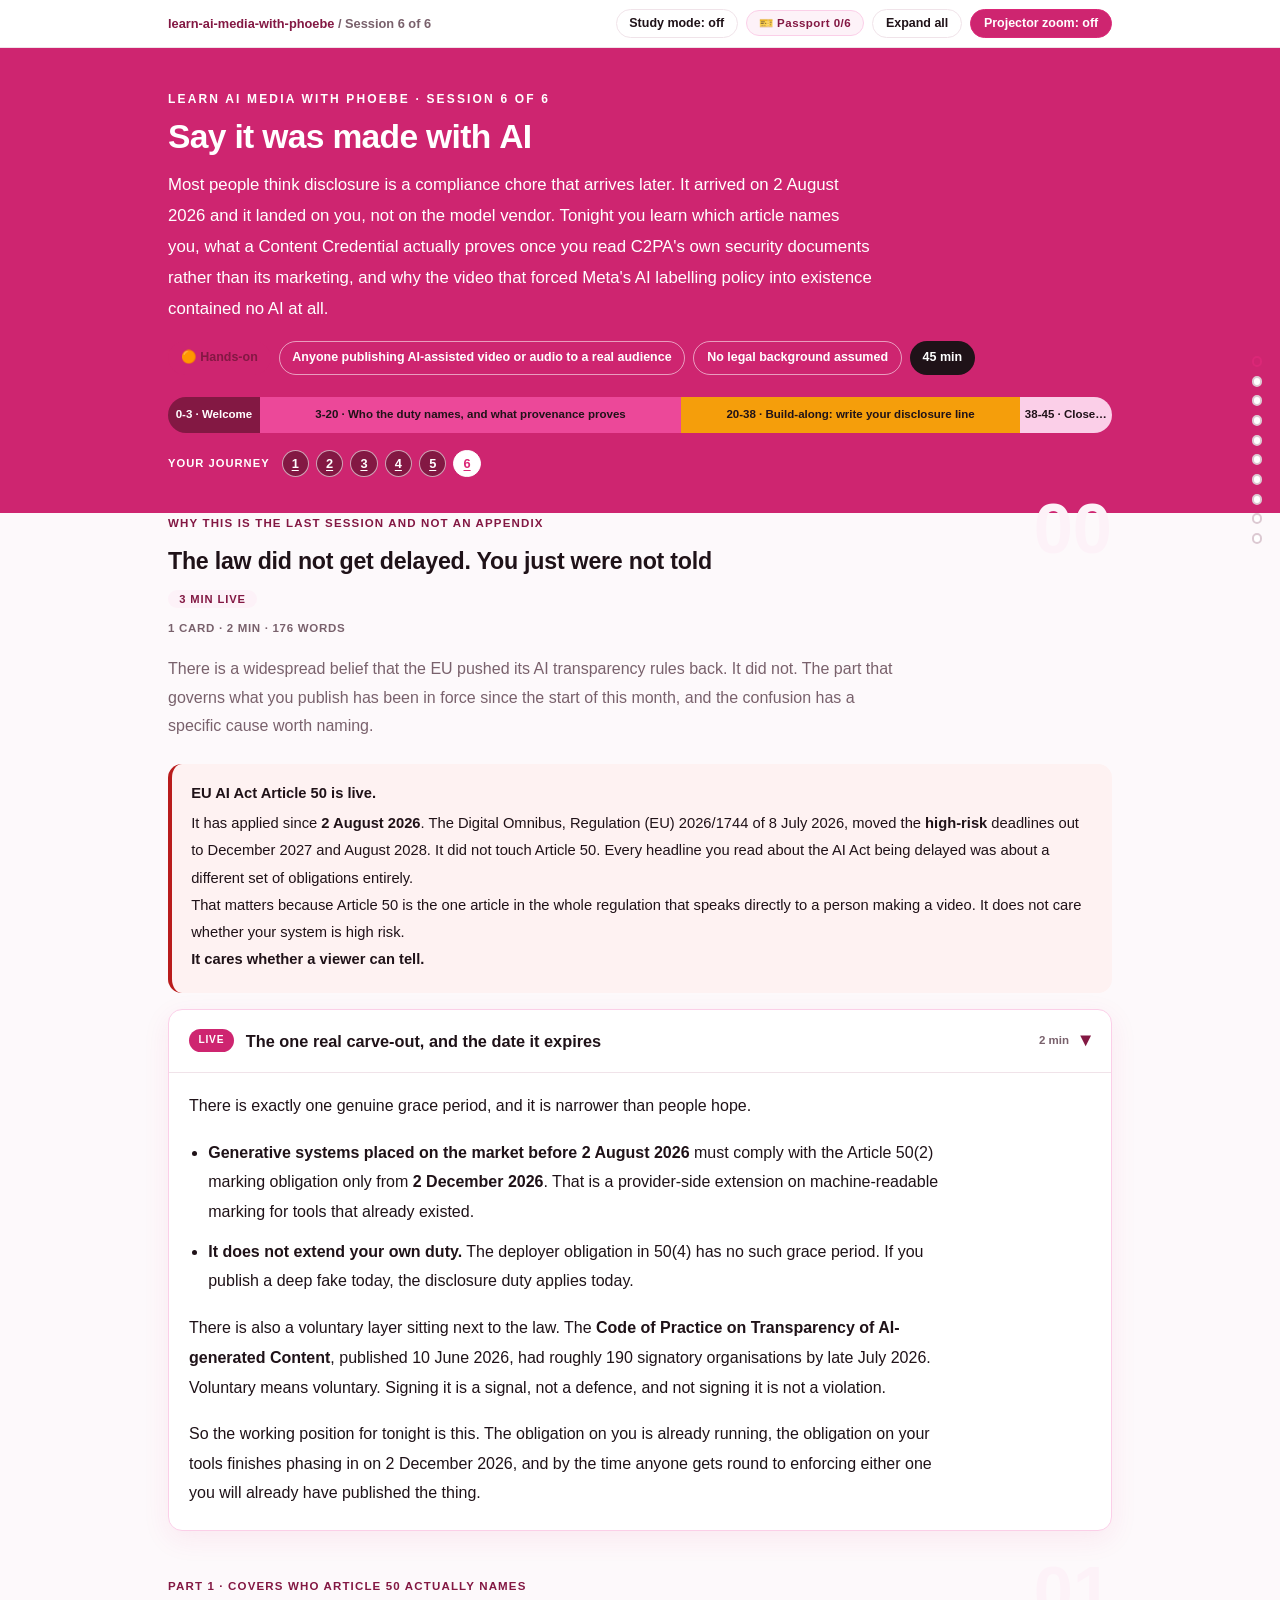
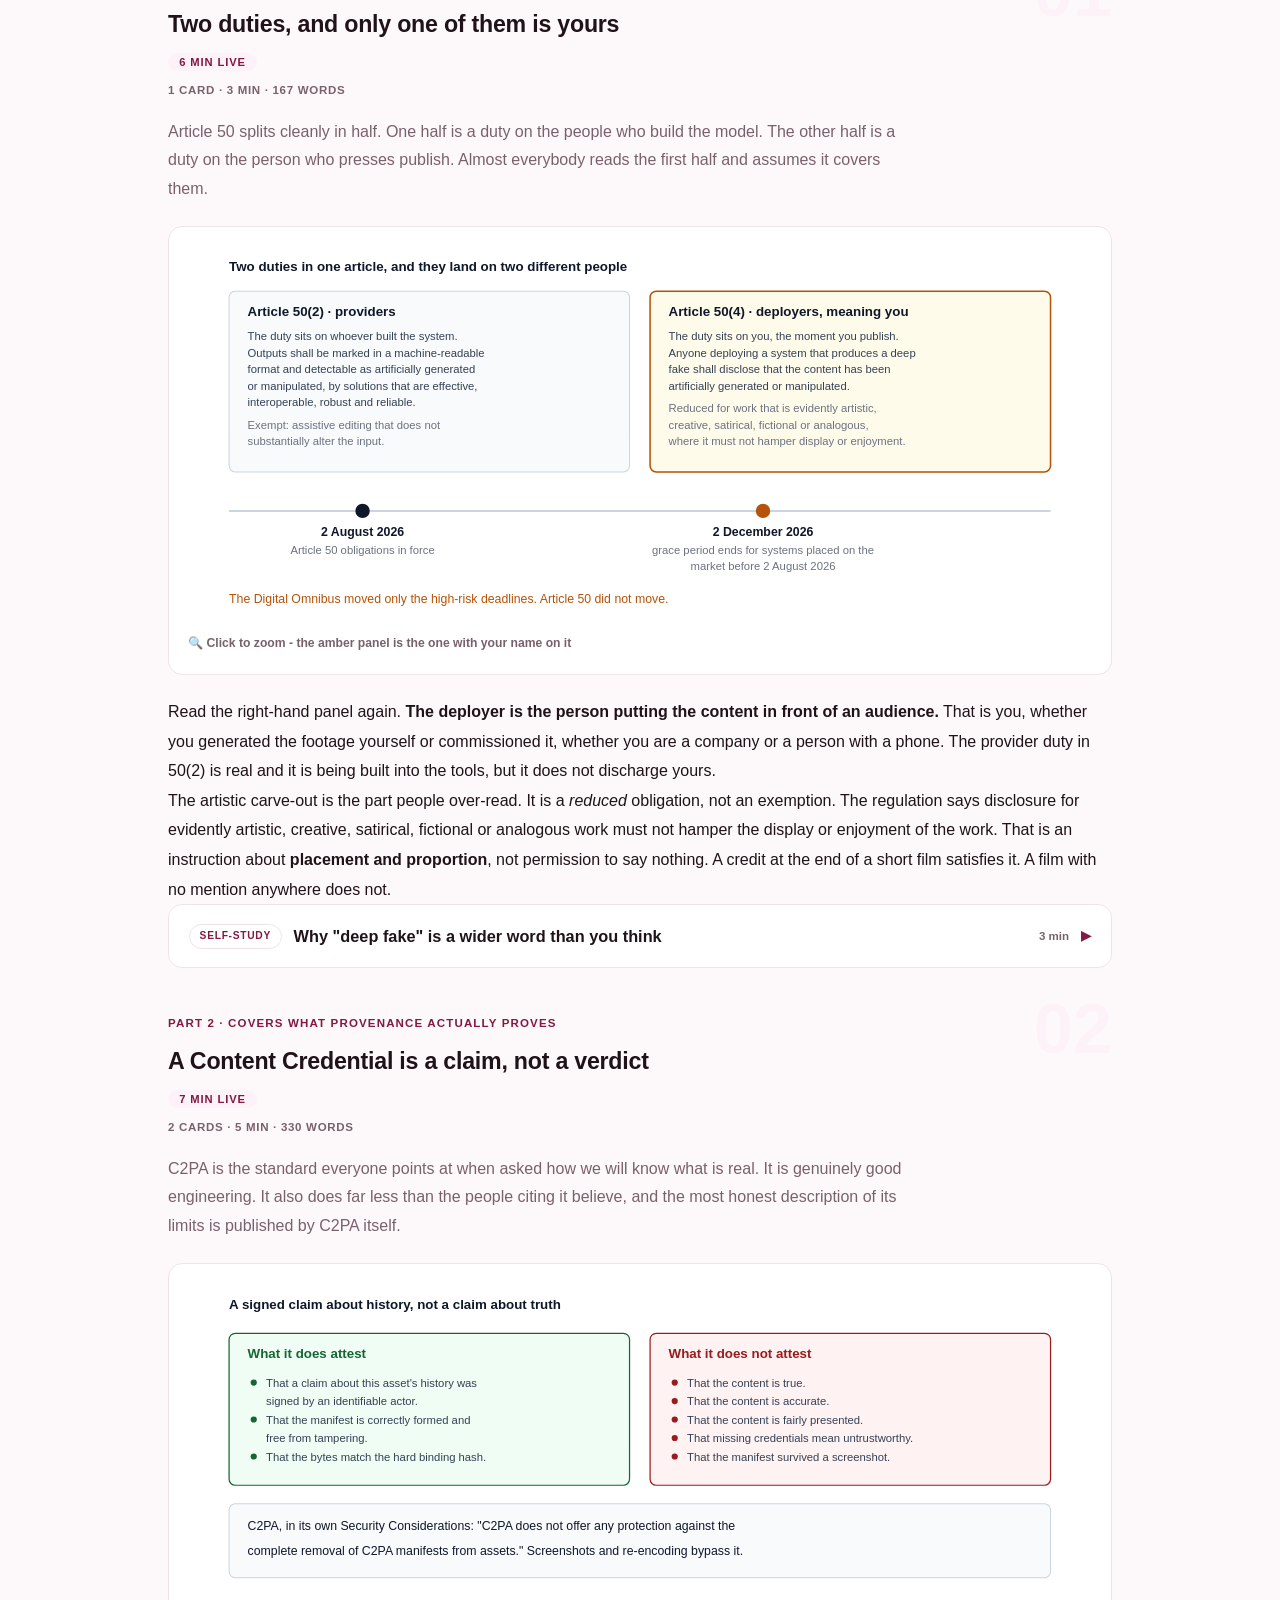
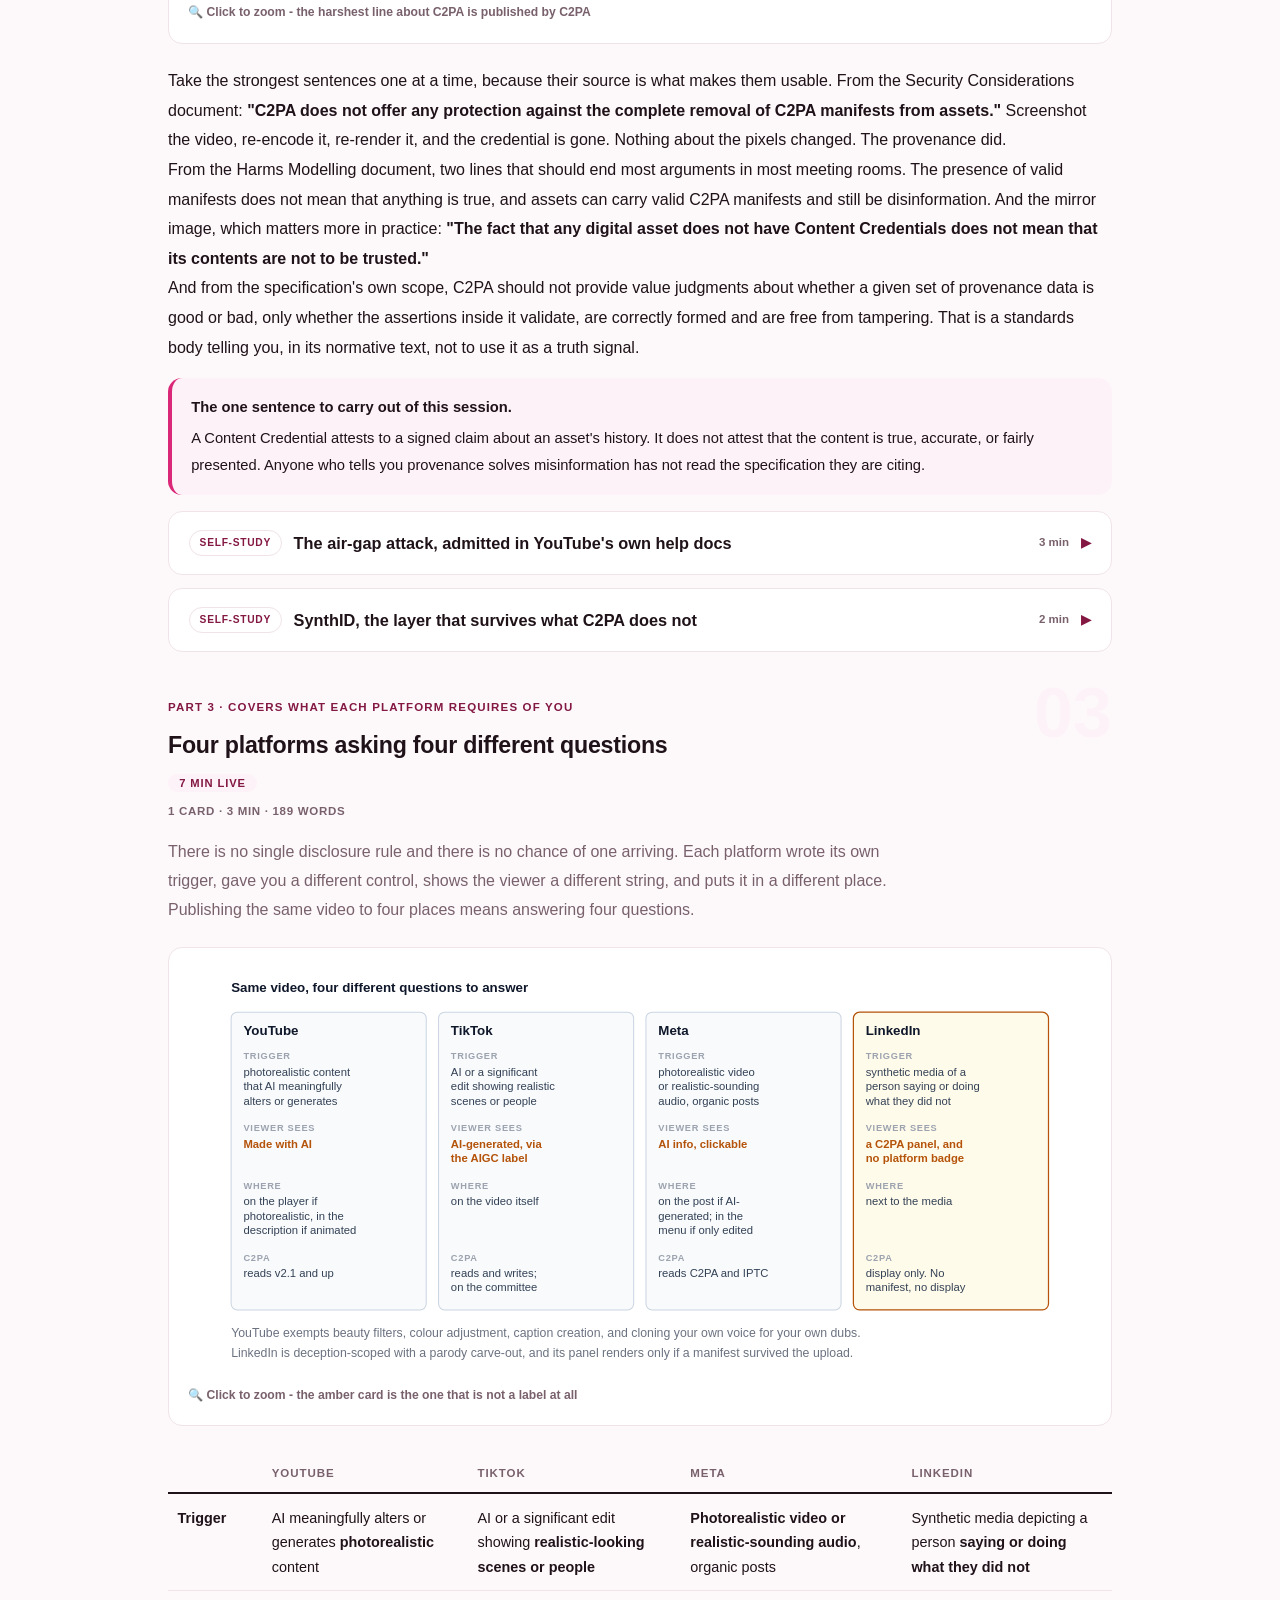
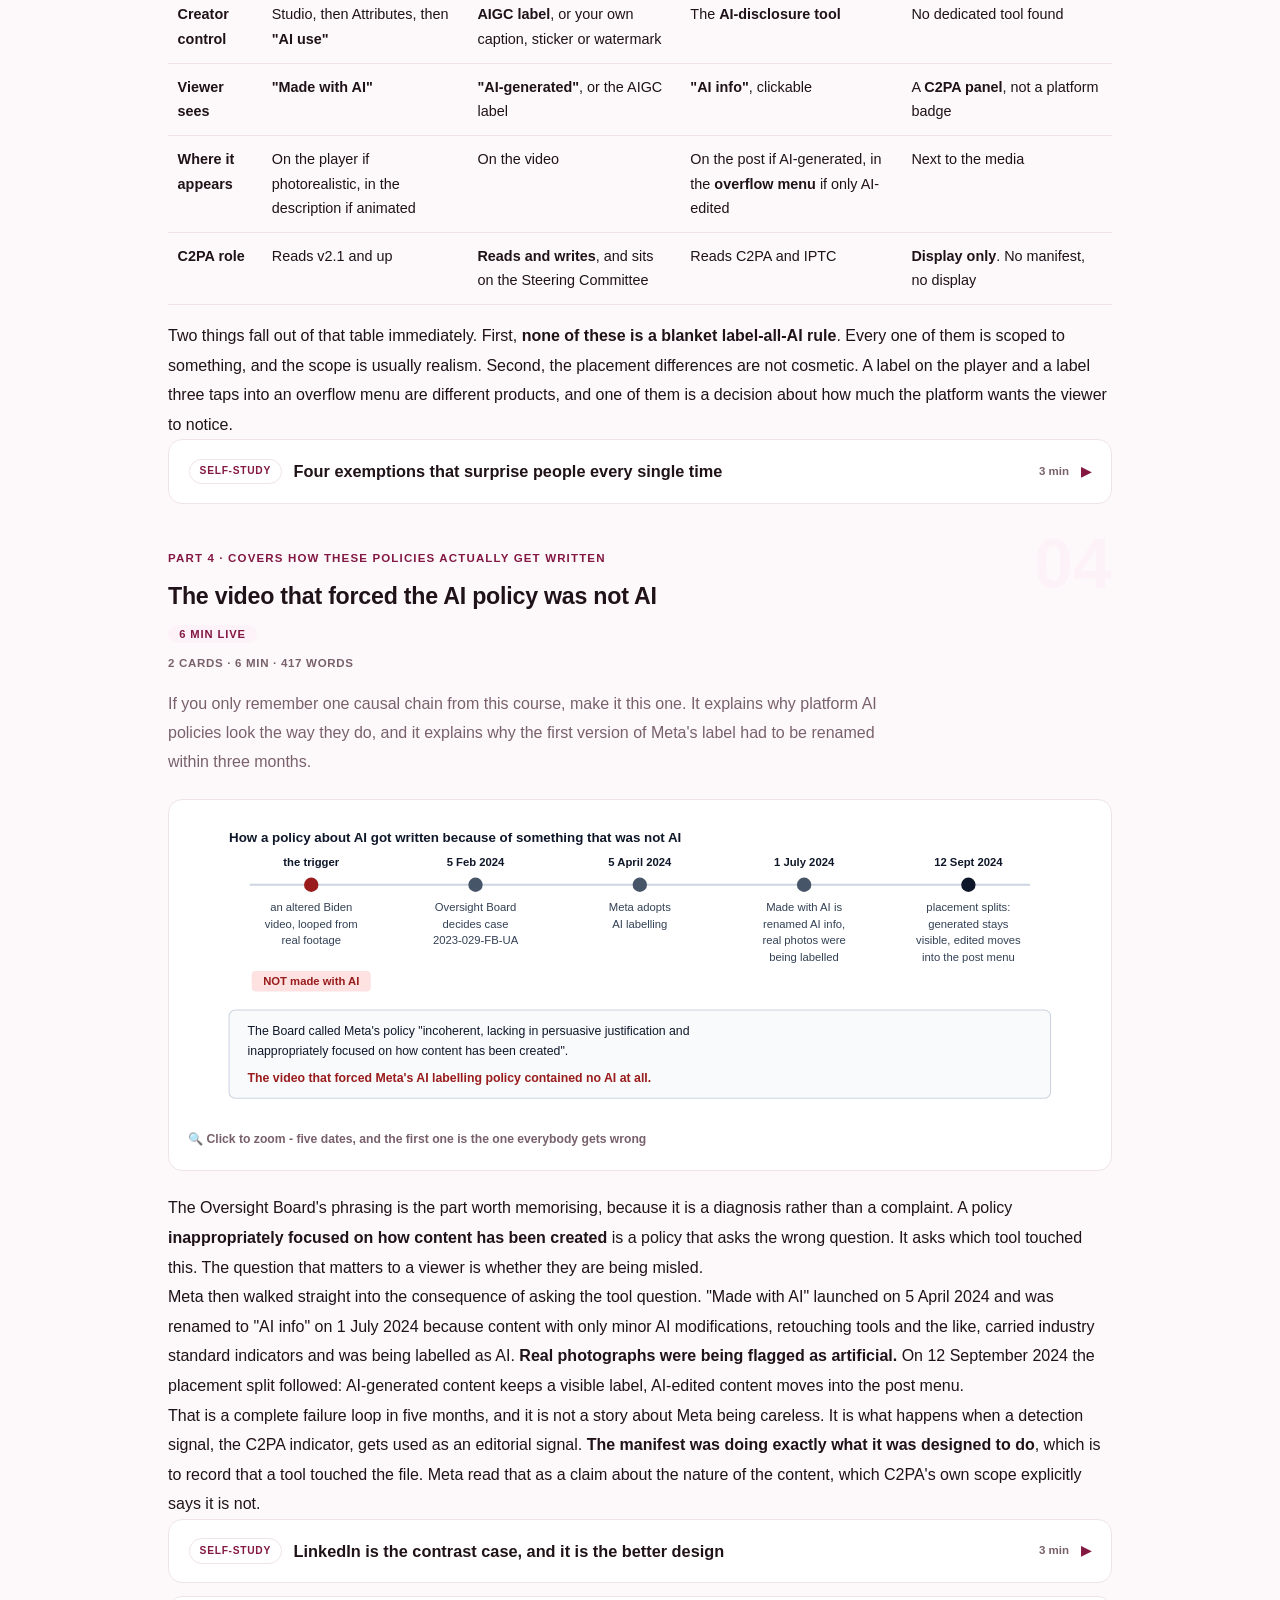
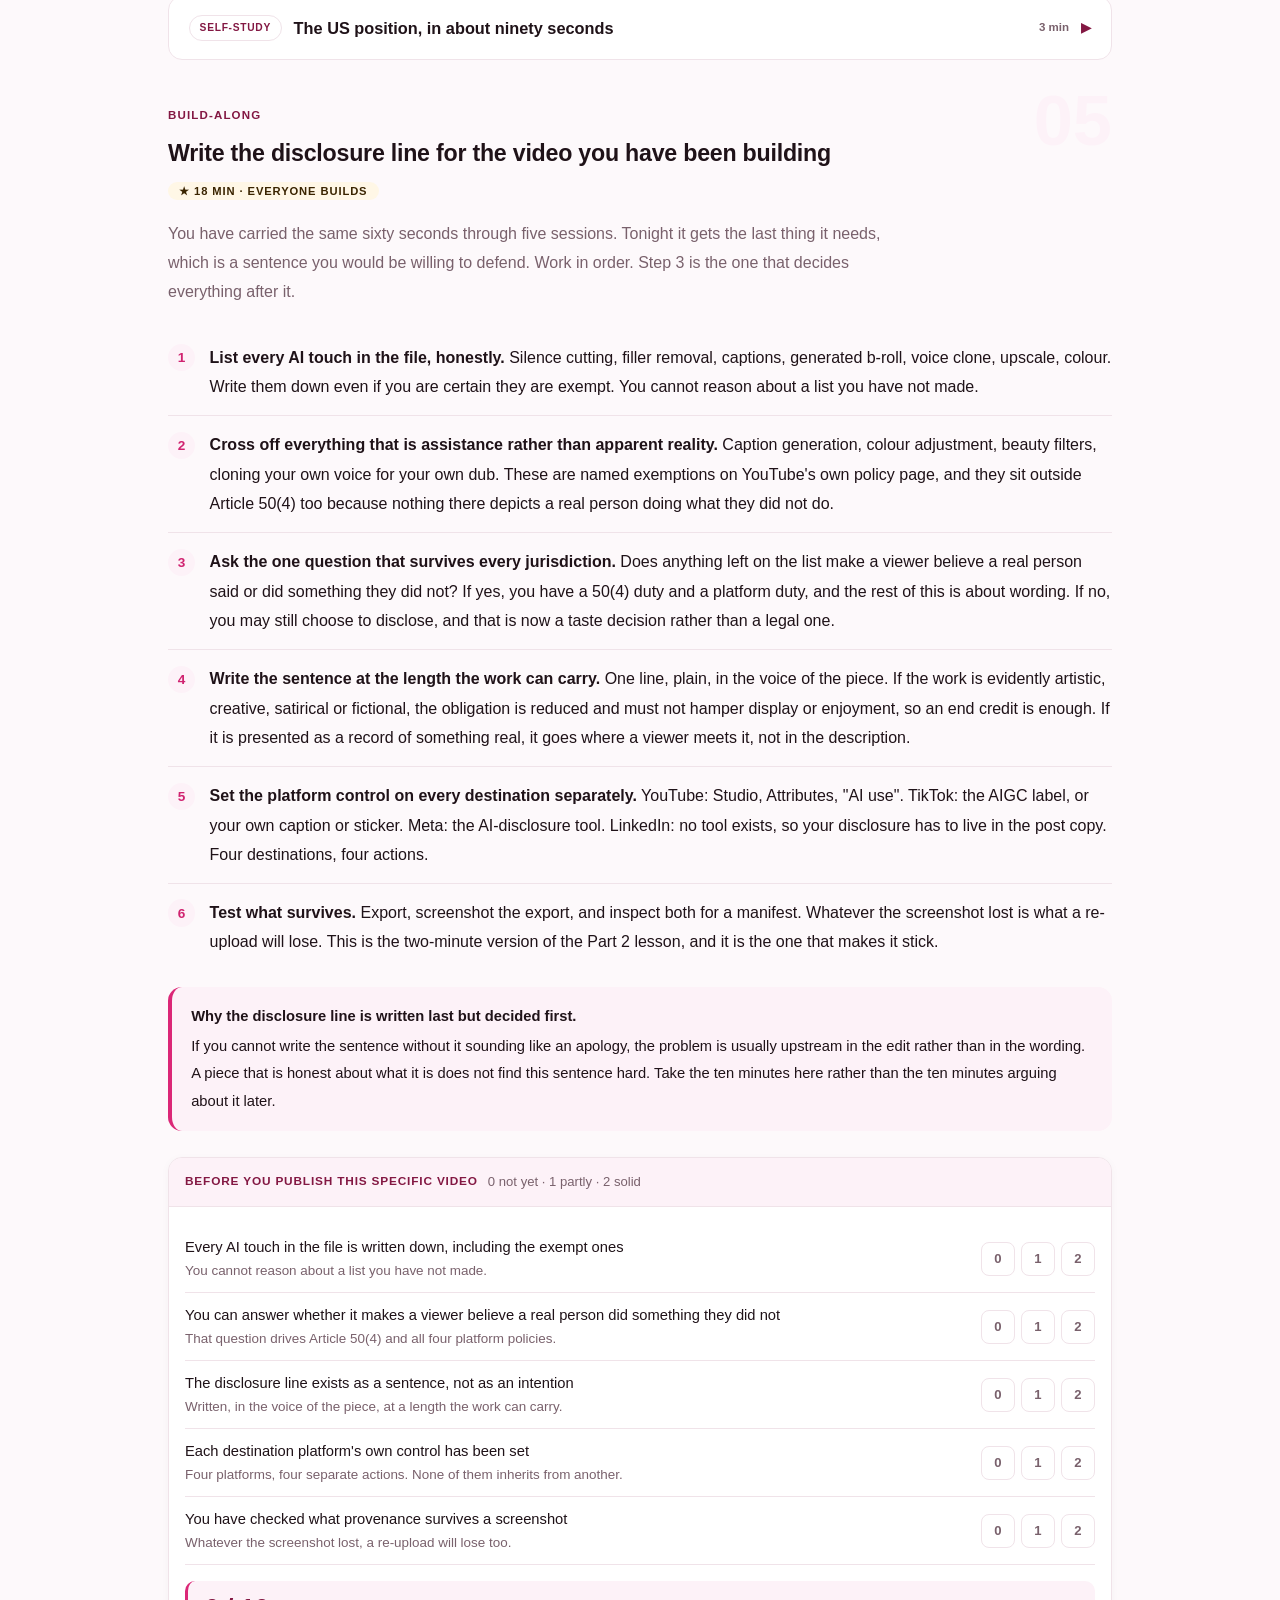
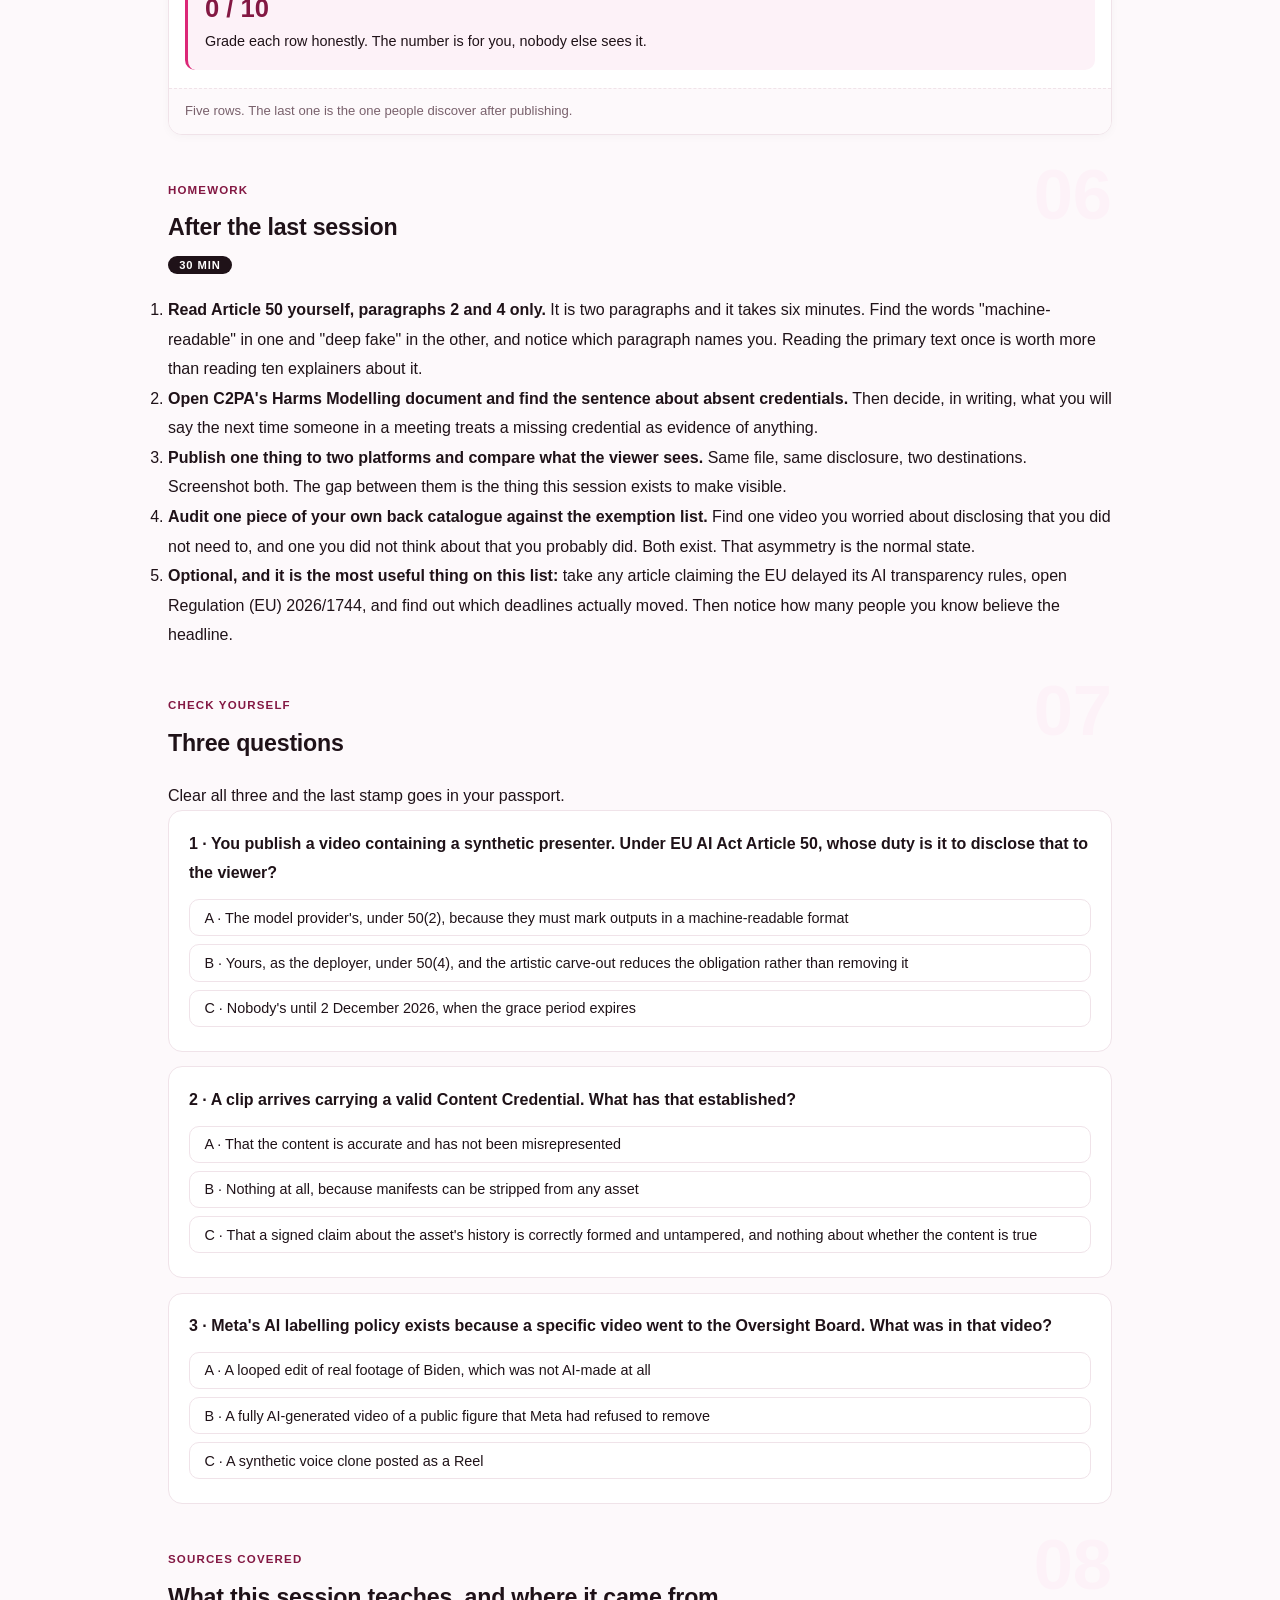
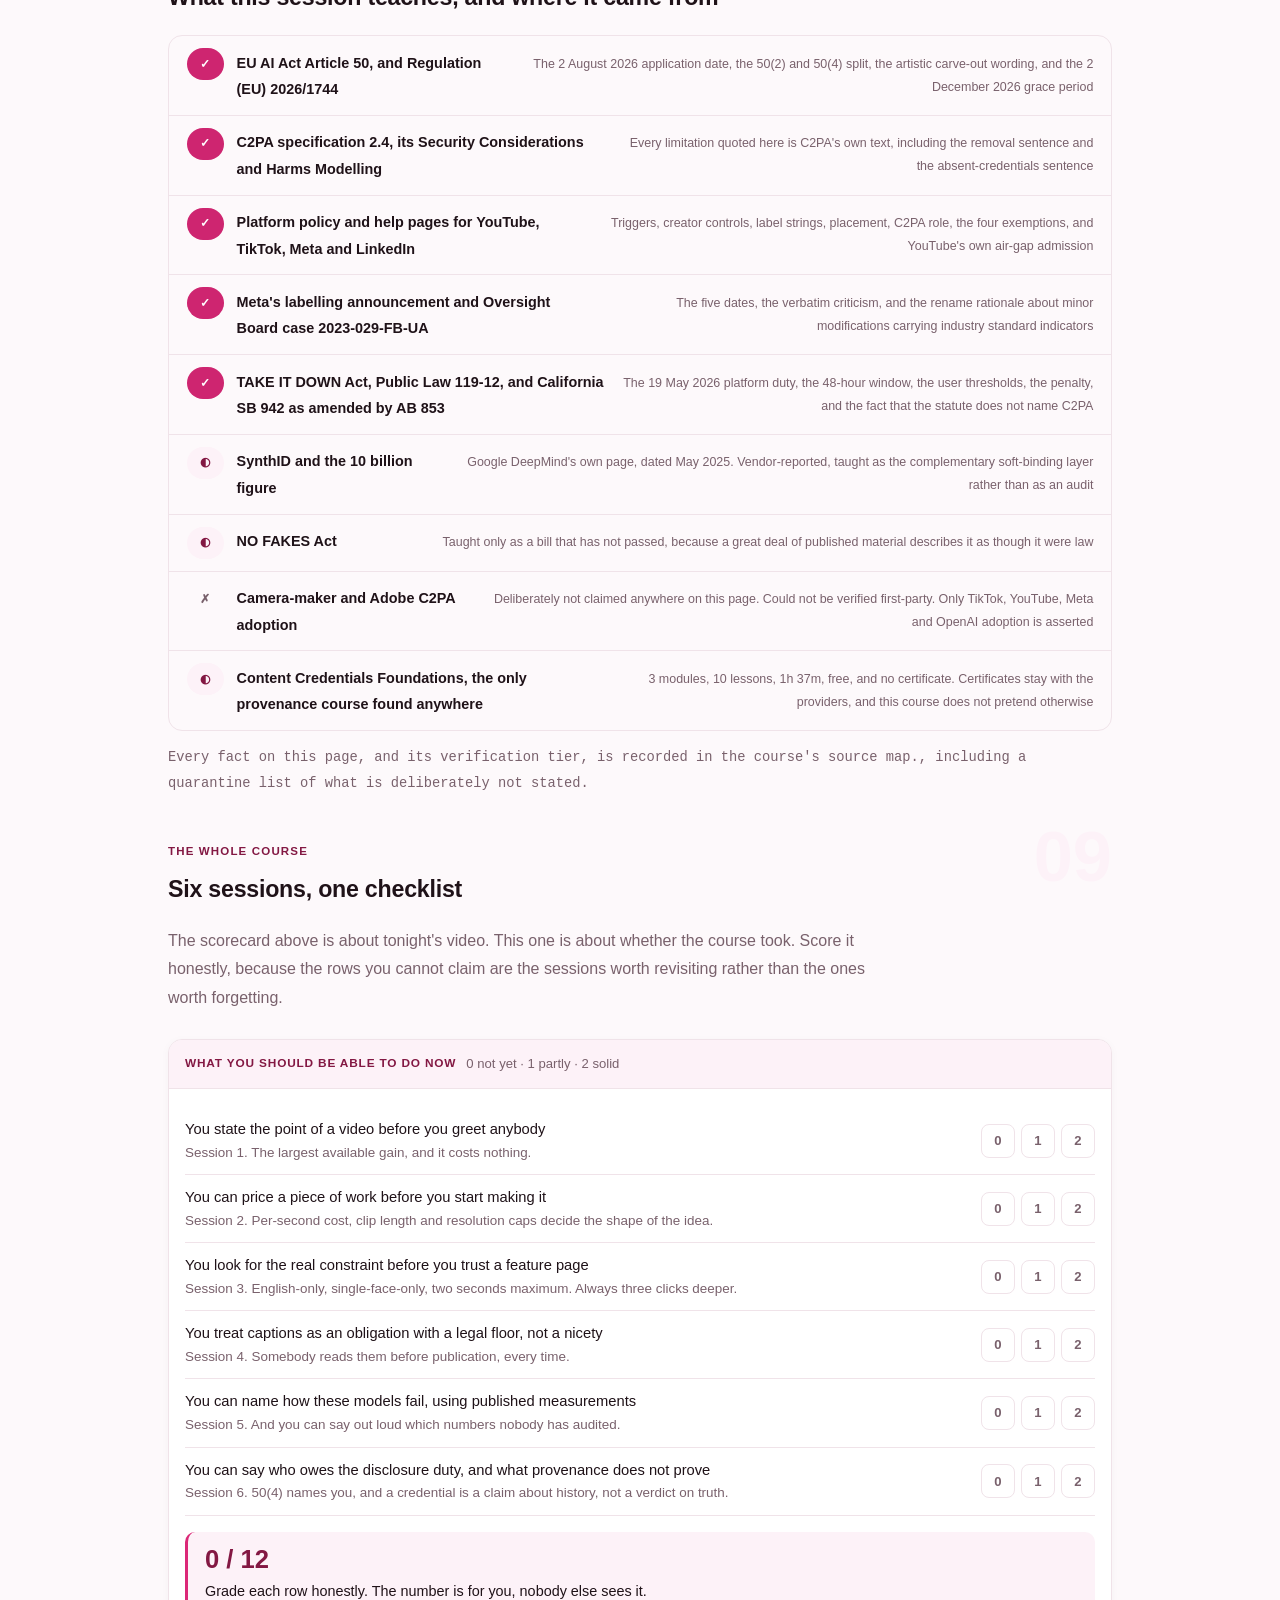
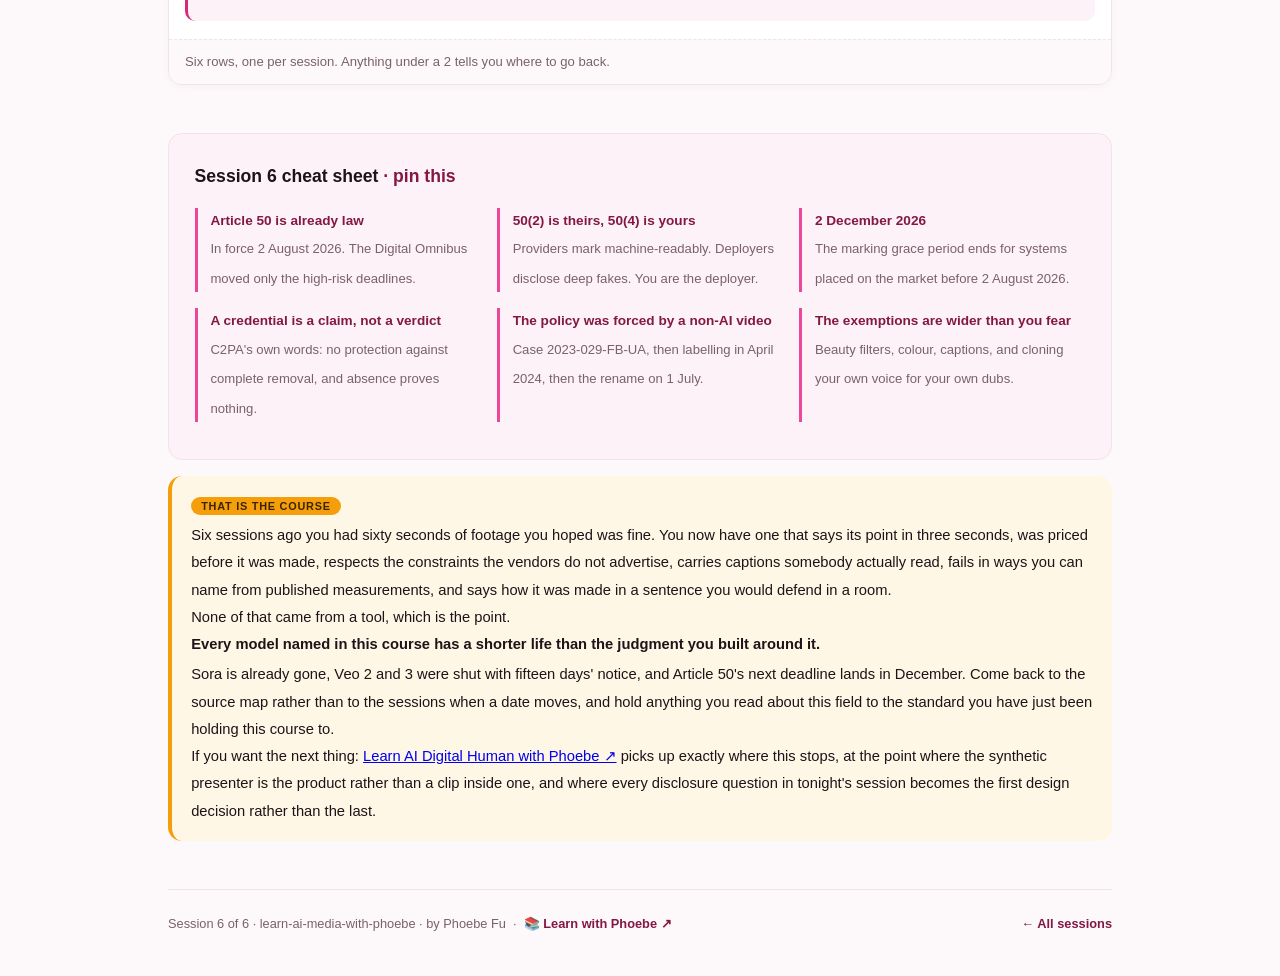
<file: courses/06-say-it-was-made-with-ai.html>
<!DOCTYPE html>
<html lang="en">
<head>
<meta charset="UTF-8">
<meta name="viewport" content="width=device-width, initial-scale=1.0">
<!-- social:start -->
<meta name="description" content="Session 6 of 6. EU AI Act Article 50 has been law since 2 August 2026. Learn who the duty actually lands on, what a Content Credential proves and what C2PA's own documents say it cannot, and what YouTube, TikTok, Meta and LinkedIn each require of you.">
<meta property="og:type" content="article">
<meta property="og:site_name" content="Learn with Phoebe">
<meta property="og:title" content="Say it was made with AI - learn ai media with phoebe">
<meta property="og:description" content="Session 6 of 6. Article 50 is live, C2PA proves less than you think, and the video that forced Meta's AI labelling policy was not AI.">
<meta property="og:url" content="https://phoebefu6.github.io/learn-ai-media-with-phoebe/courses/06-say-it-was-made-with-ai.html">
<meta property="og:image" content="https://phoebefu6.github.io/learn-ai-media-with-phoebe/assets/og-cover.png">
<meta property="og:image:width" content="1200">
<meta property="og:image:height" content="630">
<meta name="twitter:card" content="summary_large_image">
<meta name="twitter:title" content="Say it was made with AI - learn ai media with phoebe">
<meta name="twitter:description" content="Session 6 of 6. The disclosure law that is already in force, and the provenance standard that admits its own limits.">
<meta name="twitter:image" content="https://phoebefu6.github.io/learn-ai-media-with-phoebe/assets/og-cover.png">
<!-- social:end -->
<title>Session 6 · Say it was made with AI - learn ai media with phoebe</title>
<link rel="stylesheet" href="../assets/style.css?v=24">
</head>
<body>

<div class="toolbar">
  <div class="wrap">
    <span class="crumb"><a href="../index.html">learn-ai-media-with-phoebe</a> / Session 6 of 6</span>
    <button class="btn" id="toggle-all" type="button">Expand all</button>
    <button class="btn primary" id="zoom-toggle" type="button">Projector zoom: off</button>
  </div>
</div>

<header class="masthead">
  <div class="wrap">
    <div class="eyebrow">Learn AI Media with Phoebe · Session 6 of 6</div>
    <h1>Say it was <span class="accent">made with AI</span></h1>
    <p class="sub">Most people think disclosure is a compliance chore that arrives later. It arrived on 2 August 2026 and it landed on you, not on the model vendor. Tonight you learn which article names you, what a Content Credential actually proves once you read C2PA's own security documents rather than its marketing, and why the video that forced Meta's AI labelling policy into existence contained no AI at all.</p>
    <div class="chip-row">
      <span class="chip level">🟠 Hands-on</span>
      <span class="chip audience">Anyone publishing AI-assisted video or audio to a real audience</span>
      <span class="chip audience">No legal background assumed</span>
      <span class="chip time">45 min</span>
    </div>
    <div class="agenda">
      <span class="a1" style="flex:1">0-3 · Welcome</span>
      <span class="a2" style="flex:5">3-20 · Who the duty names, and what provenance proves</span>
      <span class="a3" style="flex:4">20-38 · Build-along: write your disclosure line</span>
      <span class="a4" style="flex:1">38-45 · Close the course</span>
    </div>
  </div>
</header>

<main class="wrap">

  <!-- ============ INTRO ============ -->
  <section class="section" id="intro">
    <div class="section-kicker">
      <span class="klabel">Why this is the last session and not an appendix</span>
      <h2>The law did not get delayed. You just were not told</h2>
      <span class="tag concept">3 min live</span>
    </div>
    <p class="lede">There is a widespread belief that the EU pushed its AI transparency rules back. It did not. The part that governs what you publish has been in force since the start of this month, and the confusion has a specific cause worth naming.</p>

    <div class="callout warn">
      <p><strong>EU AI Act Article 50 is live.</strong> It has applied since <strong>2 August 2026</strong>. The Digital Omnibus, Regulation (EU) 2026/1744 of 8 July 2026, moved the <strong>high-risk</strong> deadlines out to December 2027 and August 2028. It did not touch Article 50. Every headline you read about the AI Act being delayed was about a different set of obligations entirely.</p>
      <p>That matters because Article 50 is the one article in the whole regulation that speaks directly to a person making a video. It does not care whether your system is high risk. <strong>It cares whether a viewer can tell.</strong></p>
    </div>

    <details class="card" open>
      <summary><span class="mode live">Live</span>The one real carve-out, and the date it expires<span class="mini">2 min</span><span class="caret">▶</span></summary>
      <div class="body">
        <p>There is exactly one genuine grace period, and it is narrower than people hope.</p>
        <ul>
          <li><strong>Generative systems placed on the market before 2 August 2026</strong> must comply with the Article 50(2) marking obligation only from <strong>2 December 2026</strong>. That is a provider-side extension on machine-readable marking for tools that already existed.</li>
          <li><strong>It does not extend your own duty.</strong> The deployer obligation in 50(4) has no such grace period. If you publish a deep fake today, the disclosure duty applies today.</li>
        </ul>
        <p>There is also a voluntary layer sitting next to the law. The <strong>Code of Practice on Transparency of AI-generated Content</strong>, published 10 June 2026, had roughly 190 signatory organisations by late July 2026. Voluntary means voluntary. Signing it is a signal, not a defence, and not signing it is not a violation.</p>
        <p>So the working position for tonight is this. The obligation on you is already running, the obligation on your tools finishes phasing in on 2 December 2026, and by the time anyone gets round to enforcing either one you will already have published the thing.</p>
      </div>
    </details>
  </section>

  <!-- ============ PART 1 ============ -->
  <section class="section" id="part-1">
    <div class="section-kicker">
      <span class="klabel">Part 1 · covers who Article 50 actually names</span>
      <h2>Two duties, and only one of them is yours</h2>
      <span class="tag concept">6 min live</span>
    </div>
    <p class="lede">Article 50 splits cleanly in half. One half is a duty on the people who build the model. The other half is a duty on the person who presses publish. Almost everybody reads the first half and assumes it covers them.</p>

    <figure class="zoomable">
      <svg viewBox="0 0 880 366" xmlns="http://www.w3.org/2000/svg" role="img" aria-label="A diagram splitting EU AI Act Article 50 into the provider duty under paragraph 2 to mark outputs machine-readably and the deployer duty under paragraph 4 to disclose deep fakes, with a timeline showing Article 50 in force from 2 August 2026 and the marking grace period for pre-existing systems ending 2 December 2026">
        <style>
          .a1H { font: 700 13px Inter, sans-serif; fill: #0F172A; }
          .a1T { font: 700 13px Inter, sans-serif; fill: #0F172A; }
          .a1B { font: 400 11px Inter, sans-serif; fill: #334155; }
          .a1M { font: 400 11px Inter, sans-serif; fill: #6B7280; }
          .a1D { font: 700 12px Inter, sans-serif; fill: #0F172A; }
          .a1N { font: 400 11px Inter, sans-serif; fill: #6B7280; }
          .a1F { font: 400 12px Inter, sans-serif; fill: #B45309; }
        </style>
        <text class="a1T" x="40" y="24">Two duties in one article, and they land on two different people</text>

        <rect x="40" y="44" width="390" height="176" rx="6" fill="#F8FAFC" stroke="#CBD5E1" stroke-width="1"/>
        <text class="a1H" x="58" y="68">Article 50(2) · providers</text>
        <text class="a1B" x="58" y="92">The duty sits on whoever built the system.</text>
        <text class="a1B" x="58" y="108">Outputs shall be marked in a machine-readable</text>
        <text class="a1B" x="58" y="124">format and detectable as artificially generated</text>
        <text class="a1B" x="58" y="140">or manipulated, by solutions that are effective,</text>
        <text class="a1B" x="58" y="156">interoperable, robust and reliable.</text>
        <text class="a1M" x="58" y="178">Exempt: assistive editing that does not</text>
        <text class="a1M" x="58" y="194">substantially alter the input.</text>

        <rect x="450" y="44" width="390" height="176" rx="6" fill="#FFFBEB" stroke="#B45309" stroke-width="1.5"/>
        <text class="a1H" x="468" y="68">Article 50(4) · deployers, meaning you</text>
        <text class="a1B" x="468" y="92">The duty sits on you, the moment you publish.</text>
        <text class="a1B" x="468" y="108">Anyone deploying a system that produces a deep</text>
        <text class="a1B" x="468" y="124">fake shall disclose that the content has been</text>
        <text class="a1B" x="468" y="140">artificially generated or manipulated.</text>
        <text class="a1M" x="468" y="162">Reduced for work that is evidently artistic,</text>
        <text class="a1M" x="468" y="178">creative, satirical, fictional or analogous,</text>
        <text class="a1M" x="468" y="194">where it must not hamper display or enjoyment.</text>

        <line x1="40" y1="258" x2="840" y2="258" stroke="#CBD5E1" stroke-width="2"/>
        <circle cx="170" cy="258" r="7" fill="#0F172A"/>
        <circle cx="560" cy="258" r="7" fill="#B45309"/>

        <text class="a1D" x="170" y="282" text-anchor="middle">2 August 2026</text>
        <text class="a1N" x="170" y="300" text-anchor="middle">Article 50 obligations in force</text>

        <text class="a1D" x="560" y="282" text-anchor="middle">2 December 2026</text>
        <text class="a1N" x="560" y="300" text-anchor="middle">grace period ends for systems placed on the</text>
        <text class="a1N" x="560" y="316" text-anchor="middle">market before 2 August 2026</text>

        <text class="a1F" x="40" y="348">The Digital Omnibus moved only the high-risk deadlines. Article 50 did not move.</text>
      </svg>
      <figcaption>🔍 Click to zoom - the amber panel is the one with your name on it</figcaption>
    </figure>

    <p>Read the right-hand panel again. <strong>The deployer is the person putting the content in front of an audience.</strong> That is you, whether you generated the footage yourself or commissioned it, whether you are a company or a person with a phone. The provider duty in 50(2) is real and it is being built into the tools, but it does not discharge yours.</p>

    <p>The artistic carve-out is the part people over-read. It is a <em>reduced</em> obligation, not an exemption. The regulation says disclosure for evidently artistic, creative, satirical, fictional or analogous work must not hamper the display or enjoyment of the work. That is an instruction about <strong>placement and proportion</strong>, not permission to say nothing. A credit at the end of a short film satisfies it. A film with no mention anywhere does not.</p>

    <details class="card">
      <summary><span class="mode self">Self-study</span>Why "deep fake" is a wider word than you think<span class="mini">3 min</span><span class="caret">▶</span></summary>
      <div class="body">
        <p>The word carries baggage from politics, and the baggage causes people to assume it does not apply to them.</p>
        <p>The 50(4) duty attaches to content that has been <strong>artificially generated or manipulated</strong> in a way that resembles real people, places or events. A synthetic presenter reading your product update is inside that description. So is a voice clone of your CEO reading a script the CEO never read, even if the CEO approved it. <strong>Consent from the person depicted is not the same thing as disclosure to the viewer</strong>, and Article 50(4) is about the viewer.</p>
        <p>What is outside it is the ordinary invisible use of AI in production. Cutting silence, cleaning up audio, generating captions, colour work. Nothing there resembles a real person doing something they did not do, so nothing there triggers a deep fake disclosure. That distinction, generation of apparent reality versus assistance with real footage, is the line every platform policy in the next section is also trying to draw, with varying success.</p>
      </div>
    </details>
  </section>

  <!-- ============ PART 2 ============ -->
  <section class="section" id="part-2">
    <div class="section-kicker">
      <span class="klabel">Part 2 · covers what provenance actually proves</span>
      <h2>A Content Credential is a claim, not a verdict</h2>
      <span class="tag concept">7 min live</span>
    </div>
    <p class="lede">C2PA is the standard everyone points at when asked how we will know what is real. It is genuinely good engineering. It also does far less than the people citing it believe, and the most honest description of its limits is published by C2PA itself.</p>

    <figure class="zoomable">
      <svg viewBox="0 0 880 300" xmlns="http://www.w3.org/2000/svg" role="img" aria-label="Two columns comparing what a C2PA Content Credential does attest, namely a signed and untampered claim about an asset's history, against what it does not attest, namely that the content is true, accurate or fairly presented, with C2PA's own statement that it offers no protection against complete removal of manifests">
        <style>
          .c2T { font: 700 13px Inter, sans-serif; fill: #0F172A; }
          .c2G { font: 700 13px Inter, sans-serif; fill: #166534; }
          .c2R { font: 700 13px Inter, sans-serif; fill: #991B1B; }
          .c2B { font: 400 11px Inter, sans-serif; fill: #334155; }
          .c2Q { font: 400 12px Inter, sans-serif; fill: #0F172A; }
        </style>
        <text class="c2T" x="40" y="24">A signed claim about history, not a claim about truth</text>

        <rect x="40" y="48" width="390" height="148" rx="6" fill="#F0FDF4" stroke="#166534" stroke-width="1.2"/>
        <text class="c2G" x="58" y="72">What it does attest</text>
        <circle cx="64" cy="96" r="3" fill="#166534"/>
        <text class="c2B" x="76" y="100">That a claim about this asset's history was</text>
        <text class="c2B" x="76" y="118">signed by an identifiable actor.</text>
        <circle cx="64" cy="132" r="3" fill="#166534"/>
        <text class="c2B" x="76" y="136">That the manifest is correctly formed and</text>
        <text class="c2B" x="76" y="154">free from tampering.</text>
        <circle cx="64" cy="168" r="3" fill="#166534"/>
        <text class="c2B" x="76" y="172">That the bytes match the hard binding hash.</text>

        <rect x="450" y="48" width="390" height="148" rx="6" fill="#FEF2F2" stroke="#991B1B" stroke-width="1.2"/>
        <text class="c2R" x="468" y="72">What it does not attest</text>
        <circle cx="474" cy="96" r="3" fill="#991B1B"/>
        <text class="c2B" x="486" y="100">That the content is true.</text>
        <circle cx="474" cy="114" r="3" fill="#991B1B"/>
        <text class="c2B" x="486" y="118">That the content is accurate.</text>
        <circle cx="474" cy="132" r="3" fill="#991B1B"/>
        <text class="c2B" x="486" y="136">That the content is fairly presented.</text>
        <circle cx="474" cy="150" r="3" fill="#991B1B"/>
        <text class="c2B" x="486" y="154">That missing credentials mean untrustworthy.</text>
        <circle cx="474" cy="168" r="3" fill="#991B1B"/>
        <text class="c2B" x="486" y="172">That the manifest survived a screenshot.</text>

        <rect x="40" y="214" width="800" height="72" rx="6" fill="#F8FAFC" stroke="#CBD5E1" stroke-width="1"/>
        <text class="c2Q" x="58" y="240">C2PA, in its own Security Considerations: "C2PA does not offer any protection against the</text>
        <text class="c2Q" x="58" y="264">complete removal of C2PA manifests from assets." Screenshots and re-encoding bypass it.</text>
      </svg>
      <figcaption>🔍 Click to zoom - the harshest line about C2PA is published by C2PA</figcaption>
    </figure>

    <p>Take the strongest sentences one at a time, because their source is what makes them usable. From the Security Considerations document: <strong>"C2PA does not offer any protection against the complete removal of C2PA manifests from assets."</strong> Screenshot the video, re-encode it, re-render it, and the credential is gone. Nothing about the pixels changed. The provenance did.</p>

    <p>From the Harms Modelling document, two lines that should end most arguments in most meeting rooms. The presence of valid manifests does not mean that anything is true, and assets can carry valid C2PA manifests and still be disinformation. And the mirror image, which matters more in practice: <strong>"The fact that any digital asset does not have Content Credentials does not mean that its contents are not to be trusted."</strong></p>

    <p>And from the specification's own scope, C2PA should not provide value judgments about whether a given set of provenance data is good or bad, only whether the assertions inside it validate, are correctly formed and are free from tampering. That is a standards body telling you, in its normative text, not to use it as a truth signal.</p>

    <div class="callout tip">
      <p><strong>The one sentence to carry out of this session.</strong> A Content Credential attests to a signed claim about an asset's history. It does not attest that the content is true, accurate, or fairly presented. Anyone who tells you provenance solves misinformation has not read the specification they are citing.</p>
    </div>

    <details class="card">
      <summary><span class="mode self">Self-study</span>The air-gap attack, admitted in YouTube's own help docs<span class="mini">3 min</span><span class="caret">▶</span></summary>
      <div class="body">
        <p>YouTube runs a label reading "Captured with a camera", derived from C2PA data. Its own help page tells you what the label's absence means, and it is refreshingly blunt: if it is missing, that does not mean the content has modified audio or visuals.</p>
        <p>The same documentation describes the attack that breaks the label's presence. <strong>Point a C2PA-enabled camera at a screen showing synthetic content.</strong> The camera did genuinely capture what was in front of it, so it signs a genuine capture credential. The result is fully synthetic footage carrying a valid, honestly issued "captured with a camera" claim.</p>
        <p>This is not a bug anyone can patch. It is the boundary of what a cryptographic binding can say: the camera can attest to what reached its sensor, and it cannot attest to what was in the room. Every provenance system built on capture-time signing has this hole, and the reason to teach it is not cynicism. It is so that when a credential is produced as evidence in front of you, you ask the right next question.</p>
      </div>
    </details>

    <details class="card">
      <summary><span class="mode self">Self-study</span>SynthID, the layer that survives what C2PA does not<span class="mini">2 min</span><span class="caret">▶</span></summary>
      <div class="body">
        <p>If manifests can be stripped, the obvious complement is a mark that lives in the content rather than beside it. That is what a <strong>soft binding</strong> is, and SynthID is the largest deployed example.</p>
        <p>It embeds a signal directly in the pixels or the audio samples, and it is designed to survive <strong>cropping, filters, frame-rate change and lossy compression</strong>. Google reported over <strong>10 billion pieces of content</strong> watermarked as of May 2025.</p>
        <p>Read the two layers together rather than as rivals. The hard binding gives you a cryptographically strong claim that is easy to remove. The soft binding gives you a weaker claim that is hard to remove. Durable Content Credentials are the attempt to combine metadata, watermark and fingerprint so that stripping one does not strip them all. <strong>Neither layer, alone or together, tells you whether the content is honest.</strong> They tell you how it was made, and only when they survive.</p>
      </div>
    </details>
  </section>

  <!-- ============ PART 3 ============ -->
  <section class="section" id="part-3">
    <div class="section-kicker">
      <span class="klabel">Part 3 · covers what each platform requires of you</span>
      <h2>Four platforms asking four different questions</h2>
      <span class="tag concept">7 min live</span>
    </div>
    <p class="lede">There is no single disclosure rule and there is no chance of one arriving. Each platform wrote its own trigger, gave you a different control, shows the viewer a different string, and puts it in a different place. Publishing the same video to four places means answering four questions.</p>

    <figure class="zoomable">
      <svg viewBox="0 0 880 396" xmlns="http://www.w3.org/2000/svg" role="img" aria-label="Four cards comparing the AI disclosure policies of YouTube, TikTok, Meta and LinkedIn across their trigger, what the viewer sees, where the label appears, and their C2PA role">
        <style>
          .p4T { font: 700 13px Inter, sans-serif; fill: #0F172A; }
          .p4H { font: 700 13px Inter, sans-serif; fill: #0F172A; }
          .p4K { font: 700 9px Inter, sans-serif; fill: #9CA3AF; letter-spacing: .08em; }
          .p4B { font: 400 11px Inter, sans-serif; fill: #334155; }
          .p4V { font: 700 11px Inter, sans-serif; fill: #B45309; }
          .p4N { font: 400 12px Inter, sans-serif; fill: #6B7280; }
        </style>
        <text class="p4T" x="42" y="24">Same video, four different questions to answer</text>

        <rect x="42" y="44" width="190" height="290" rx="6" fill="#F8FAFC" stroke="#CBD5E1" stroke-width="1"/>
        <text class="p4H" x="54" y="66">YouTube</text>
        <text class="p4K" x="54" y="90">TRIGGER</text>
        <text class="p4B" x="54" y="106">photorealistic content</text>
        <text class="p4B" x="54" y="120">that AI meaningfully</text>
        <text class="p4B" x="54" y="134">alters or generates</text>
        <text class="p4K" x="54" y="160">VIEWER SEES</text>
        <text class="p4V" x="54" y="176">Made with AI</text>
        <text class="p4K" x="54" y="216">WHERE</text>
        <text class="p4B" x="54" y="232">on the player if</text>
        <text class="p4B" x="54" y="246">photorealistic, in the</text>
        <text class="p4B" x="54" y="260">description if animated</text>
        <text class="p4K" x="54" y="286">C2PA</text>
        <text class="p4B" x="54" y="302">reads v2.1 and up</text>

        <rect x="244" y="44" width="190" height="290" rx="6" fill="#F8FAFC" stroke="#CBD5E1" stroke-width="1"/>
        <text class="p4H" x="256" y="66">TikTok</text>
        <text class="p4K" x="256" y="90">TRIGGER</text>
        <text class="p4B" x="256" y="106">AI or a significant</text>
        <text class="p4B" x="256" y="120">edit showing realistic</text>
        <text class="p4B" x="256" y="134">scenes or people</text>
        <text class="p4K" x="256" y="160">VIEWER SEES</text>
        <text class="p4V" x="256" y="176">AI-generated, via</text>
        <text class="p4V" x="256" y="190">the AIGC label</text>
        <text class="p4K" x="256" y="216">WHERE</text>
        <text class="p4B" x="256" y="232">on the video itself</text>
        <text class="p4K" x="256" y="286">C2PA</text>
        <text class="p4B" x="256" y="302">reads and writes;</text>
        <text class="p4B" x="256" y="316">on the committee</text>

        <rect x="446" y="44" width="190" height="290" rx="6" fill="#F8FAFC" stroke="#CBD5E1" stroke-width="1"/>
        <text class="p4H" x="458" y="66">Meta</text>
        <text class="p4K" x="458" y="90">TRIGGER</text>
        <text class="p4B" x="458" y="106">photorealistic video</text>
        <text class="p4B" x="458" y="120">or realistic-sounding</text>
        <text class="p4B" x="458" y="134">audio, organic posts</text>
        <text class="p4K" x="458" y="160">VIEWER SEES</text>
        <text class="p4V" x="458" y="176">AI info, clickable</text>
        <text class="p4K" x="458" y="216">WHERE</text>
        <text class="p4B" x="458" y="232">on the post if AI-</text>
        <text class="p4B" x="458" y="246">generated; in the</text>
        <text class="p4B" x="458" y="260">menu if only edited</text>
        <text class="p4K" x="458" y="286">C2PA</text>
        <text class="p4B" x="458" y="302">reads C2PA and IPTC</text>

        <rect x="648" y="44" width="190" height="290" rx="6" fill="#FFFBEB" stroke="#B45309" stroke-width="1.2"/>
        <text class="p4H" x="660" y="66">LinkedIn</text>
        <text class="p4K" x="660" y="90">TRIGGER</text>
        <text class="p4B" x="660" y="106">synthetic media of a</text>
        <text class="p4B" x="660" y="120">person saying or doing</text>
        <text class="p4B" x="660" y="134">what they did not</text>
        <text class="p4K" x="660" y="160">VIEWER SEES</text>
        <text class="p4V" x="660" y="176">a C2PA panel, and</text>
        <text class="p4V" x="660" y="190">no platform badge</text>
        <text class="p4K" x="660" y="216">WHERE</text>
        <text class="p4B" x="660" y="232">next to the media</text>
        <text class="p4K" x="660" y="286">C2PA</text>
        <text class="p4B" x="660" y="302">display only. No</text>
        <text class="p4B" x="660" y="316">manifest, no display</text>

        <text class="p4N" x="42" y="360">YouTube exempts beauty filters, colour adjustment, caption creation, and cloning your own voice for your own dubs.</text>
        <text class="p4N" x="42" y="380">LinkedIn is deception-scoped with a parody carve-out, and its panel renders only if a manifest survived the upload.</text>
      </svg>
      <figcaption>🔍 Click to zoom - the amber card is the one that is not a label at all</figcaption>
    </figure>

    <div class="tablescroll">
      <table class="clean">
        <thead>
          <tr><th></th><th>YouTube</th><th>TikTok</th><th>Meta</th><th>LinkedIn</th></tr>
        </thead>
        <tbody>
          <tr>
            <td>Trigger</td>
            <td>AI meaningfully alters or generates <strong>photorealistic</strong> content</td>
            <td>AI or a significant edit showing <strong>realistic-looking scenes or people</strong></td>
            <td><strong>Photorealistic video or realistic-sounding audio</strong>, organic posts</td>
            <td>Synthetic media depicting a person <strong>saying or doing what they did not</strong></td>
          </tr>
          <tr>
            <td>Creator control</td>
            <td>Studio, then Attributes, then <strong>"AI use"</strong></td>
            <td><strong>AIGC label</strong>, or your own caption, sticker or watermark</td>
            <td>The <strong>AI-disclosure tool</strong></td>
            <td>No dedicated tool found</td>
          </tr>
          <tr>
            <td>Viewer sees</td>
            <td><strong>"Made with AI"</strong></td>
            <td><strong>"AI-generated"</strong>, or the AIGC label</td>
            <td><strong>"AI info"</strong>, clickable</td>
            <td>A <strong>C2PA panel</strong>, not a platform badge</td>
          </tr>
          <tr>
            <td>Where it appears</td>
            <td>On the player if photorealistic, in the description if animated</td>
            <td>On the video</td>
            <td>On the post if AI-generated, in the <strong>overflow menu</strong> if only AI-edited</td>
            <td>Next to the media</td>
          </tr>
          <tr>
            <td>C2PA role</td>
            <td>Reads v2.1 and up</td>
            <td><strong>Reads and writes</strong>, and sits on the Steering Committee</td>
            <td>Reads C2PA and IPTC</td>
            <td><strong>Display only</strong>. No manifest, no display</td>
          </tr>
        </tbody>
      </table>
    </div>

    <p>Two things fall out of that table immediately. First, <strong>none of these is a blanket label-all-AI rule</strong>. Every one of them is scoped to something, and the scope is usually realism. Second, the placement differences are not cosmetic. A label on the player and a label three taps into an overflow menu are different products, and one of them is a decision about how much the platform wants the viewer to notice.</p>

    <details class="card">
      <summary><span class="mode self">Self-study</span>Four exemptions that surprise people every single time<span class="mini">3 min</span><span class="caret">▶</span></summary>
      <div class="body">
        <p>Most disclosure anxiety is spent on things nobody is asking you to disclose. From YouTube's own policy page, no disclosure is required for:</p>
        <ul>
          <li><strong>Beauty filters.</strong> The thing people assume is the most obviously synthetic layer on the internet is explicitly out of scope.</li>
          <li><strong>Colour adjustment.</strong> Grading, correction, look-up tables. Out.</li>
          <li><strong>Caption creation.</strong> Everything session 4 was about generates no disclosure duty at all.</li>
          <li><strong>Cloning your own voice for your own dubs.</strong> This is the one that stops the room. Your voice, your content, another language: no label required.</li>
        </ul>
        <p>TikTok adds one of its own. Generic text-to-speech does not require disclosure <strong>when the voice is not a recognisable voice of a known individual</strong>. The pivot is not synthesis, it is identity. A synthetic narrator is fine. A synthetic narrator that sounds like a specific real person is not.</p>
        <p>Notice how closely that tracks Article 50(4). The law and the platforms have converged, from different directions, on the same underlying question: <strong>does this content make a viewer believe a real person did something they did not do?</strong> Once you hold that question, most of the rules stop needing to be memorised.</p>
      </div>
    </details>
  </section>

  <!-- ============ PART 4 ============ -->
  <section class="section" id="part-4">
    <div class="section-kicker">
      <span class="klabel">Part 4 · covers how these policies actually get written</span>
      <h2>The video that forced the AI policy was not AI</h2>
      <span class="tag concept">6 min live</span>
    </div>
    <p class="lede">If you only remember one causal chain from this course, make it this one. It explains why platform AI policies look the way they do, and it explains why the first version of Meta's label had to be renamed within three months.</p>

    <figure class="zoomable">
      <svg viewBox="0 0 880 292" xmlns="http://www.w3.org/2000/svg" role="img" aria-label="A dated timeline of Meta's AI labelling policy running from an altered Biden video that was not AI-made, through Oversight Board case 2023-029-FB-UA in February 2024, Meta adopting labelling in April, the rename to AI info in July, and the placement split in September">
        <style>
          .m6T { font: 700 13px Inter, sans-serif; fill: #0F172A; }
          .m6D { font: 700 11px Inter, sans-serif; fill: #0F172A; }
          .m6B { font: 400 11px Inter, sans-serif; fill: #334155; }
          .m6R { font: 700 11px Inter, sans-serif; fill: #991B1B; }
          .m6Q { font: 400 12px Inter, sans-serif; fill: #0F172A; }
          .m6K { font: 700 12px Inter, sans-serif; fill: #991B1B; }
        </style>
        <text class="m6T" x="40" y="22">How a policy about AI got written because of something that was not AI</text>

        <line x1="60" y1="64" x2="820" y2="64" stroke="#CBD5E1" stroke-width="2"/>
        <circle cx="120" cy="64" r="7" fill="#991B1B"/>
        <circle cx="280" cy="64" r="7" fill="#475569"/>
        <circle cx="440" cy="64" r="7" fill="#475569"/>
        <circle cx="600" cy="64" r="7" fill="#475569"/>
        <circle cx="760" cy="64" r="7" fill="#0F172A"/>

        <text class="m6D" x="120" y="46" text-anchor="middle">the trigger</text>
        <text class="m6D" x="280" y="46" text-anchor="middle">5 Feb 2024</text>
        <text class="m6D" x="440" y="46" text-anchor="middle">5 April 2024</text>
        <text class="m6D" x="600" y="46" text-anchor="middle">1 July 2024</text>
        <text class="m6D" x="760" y="46" text-anchor="middle">12 Sept 2024</text>

        <text class="m6B" x="120" y="90" text-anchor="middle">an altered Biden</text>
        <text class="m6B" x="120" y="106" text-anchor="middle">video, looped from</text>
        <text class="m6B" x="120" y="122" text-anchor="middle">real footage</text>

        <text class="m6B" x="280" y="90" text-anchor="middle">Oversight Board</text>
        <text class="m6B" x="280" y="106" text-anchor="middle">decides case</text>
        <text class="m6B" x="280" y="122" text-anchor="middle">2023-029-FB-UA</text>

        <text class="m6B" x="440" y="90" text-anchor="middle">Meta adopts</text>
        <text class="m6B" x="440" y="106" text-anchor="middle">AI labelling</text>

        <text class="m6B" x="600" y="90" text-anchor="middle">Made with AI is</text>
        <text class="m6B" x="600" y="106" text-anchor="middle">renamed AI info,</text>
        <text class="m6B" x="600" y="122" text-anchor="middle">real photos were</text>
        <text class="m6B" x="600" y="138" text-anchor="middle">being labelled</text>

        <text class="m6B" x="760" y="90" text-anchor="middle">placement splits:</text>
        <text class="m6B" x="760" y="106" text-anchor="middle">generated stays</text>
        <text class="m6B" x="760" y="122" text-anchor="middle">visible, edited moves</text>
        <text class="m6B" x="760" y="138" text-anchor="middle">into the post menu</text>

        <rect x="62" y="148" width="116" height="20" rx="4" fill="#FEE2E2"/>
        <text class="m6R" x="120" y="162" text-anchor="middle">NOT made with AI</text>

        <rect x="40" y="186" width="800" height="86" rx="6" fill="#F8FAFC" stroke="#CBD5E1" stroke-width="1"/>
        <text class="m6Q" x="58" y="210">The Board called Meta's policy "incoherent, lacking in persuasive justification and</text>
        <text class="m6Q" x="58" y="230">inappropriately focused on how content has been created".</text>
        <text class="m6K" x="58" y="256">The video that forced Meta's AI labelling policy contained no AI at all.</text>
      </svg>
      <figcaption>🔍 Click to zoom - five dates, and the first one is the one everybody gets wrong</figcaption>
    </figure>

    <p>The Oversight Board's phrasing is the part worth memorising, because it is a diagnosis rather than a complaint. A policy <strong>inappropriately focused on how content has been created</strong> is a policy that asks the wrong question. It asks which tool touched this. The question that matters to a viewer is whether they are being misled.</p>

    <p>Meta then walked straight into the consequence of asking the tool question. "Made with AI" launched on 5 April 2024 and was renamed to "AI info" on 1 July 2024 because content with only minor AI modifications, retouching tools and the like, carried industry standard indicators and was being labelled as AI. <strong>Real photographs were being flagged as artificial.</strong> On 12 September 2024 the placement split followed: AI-generated content keeps a visible label, AI-edited content moves into the post menu.</p>

    <p>That is a complete failure loop in five months, and it is not a story about Meta being careless. It is what happens when a detection signal, the C2PA indicator, gets used as an editorial signal. <strong>The manifest was doing exactly what it was designed to do</strong>, which is to record that a tool touched the file. Meta read that as a claim about the nature of the content, which C2PA's own scope explicitly says it is not.</p>

    <details class="card">
      <summary><span class="mode self">Self-study</span>LinkedIn is the contrast case, and it is the better design<span class="mini">3 min</span><span class="caret">▶</span></summary>
      <div class="body">
        <p>Set LinkedIn against the other three and the difference is structural, not cosmetic.</p>
        <p><strong>Its duty is deception-scoped.</strong> Disclosure is required for synthetic media that misrepresents a real person or real events, with an explicit parody carve-out. It is not a blanket label-all obligation. That is the Oversight Board's diagnosis, implemented: the question is about misleading the viewer, not about which tool was used.</p>
        <p><strong>Its label is not a label.</strong> LinkedIn renders a C2PA provenance panel built from the manifest the upstream tool signed. It is display-only. It does not sign anything, does not assert anything of its own, and if no manifest survived the upload there is <strong>nothing to display</strong>.</p>
        <p>Both halves are honest, and the second one has a sharp edge. A LinkedIn post with no provenance panel tells you nothing whatsoever. That is not a flaw in their implementation, it is the strippability problem from Part 2 showing up in a real product. Which is exactly why the deception-scoped duty has to exist next to it, and why it is doing more work than the panel is.</p>
      </div>
    </details>

    <details class="card">
      <summary><span class="mode self">Self-study</span>The US position, in about ninety seconds<span class="mini">3 min</span><span class="caret">▶</span></summary>
      <div class="body">
        <p>Three live instruments and one that keeps getting cited as though it were law.</p>
        <ul>
          <li><strong>TAKE IT DOWN Act.</strong> The platform notice-and-removal duty went live on <strong>19 May 2026</strong>. Removal as soon as possible and <strong>not later than 48 hours</strong>, plus reasonable efforts to find known identical copies. Enforced by the <strong>FTC</strong>. Its digital forgery definition explicitly covers content made using software, machine learning or artificial intelligence.</li>
          <li><strong>California AI Transparency Act</strong>, SB 942 as amended by AB 853, <strong>operative 2 August 2026</strong>. Above <strong>1,000,000 monthly users</strong>: a free public AI detection tool with an API, optional manifest disclosure, mandatory latent disclosure. Large online platforms above <strong>2,000,000 unique monthly users</strong> pick up provenance duties from 1 January 2027. Penalty: <strong>$5,000 per violation, each day counting separately.</strong></li>
          <li><strong>The detail that matters for procurement.</strong> The California statute <strong>does not name C2PA</strong>. It says "widely adopted specifications adopted by an established standards-setting body". If a vendor tells you the law requires C2PA specifically, they are selling, not citing.</li>
          <li><strong>NO FAKES Act is still only a bill.</strong> Introduced, not passed. Treat every article describing it as a rule as a warning about that publication.</li>
        </ul>
        <p>Note the shape across both jurisdictions. Europe puts the duty on the publisher and the provider. California puts it on the very large platform and the very large developer. <strong>Neither of them lets the individual creator off, and neither of them will arrive as a notification in your editing software.</strong></p>
      </div>
    </details>
  </section>

  <!-- ============ BUILD ALONG ============ -->
  <section class="section" id="demo-1">
    <div class="section-kicker">
      <span class="klabel">Build-along</span>
      <h2>Write the disclosure line for the video you have been building</h2>
      <span class="tag demo">★ 18 min · everyone builds</span>
    </div>
    <p class="lede">You have carried the same sixty seconds through five sessions. Tonight it gets the last thing it needs, which is a sentence you would be willing to defend. Work in order. Step 3 is the one that decides everything after it.</p>

    <div class="steps">
      <div class="step"><p><strong>List every AI touch in the file, honestly.</strong> Silence cutting, filler removal, captions, generated b-roll, voice clone, upscale, colour. Write them down even if you are certain they are exempt. You cannot reason about a list you have not made.</p></div>
      <div class="step"><p><strong>Cross off everything that is assistance rather than apparent reality.</strong> Caption generation, colour adjustment, beauty filters, cloning your own voice for your own dub. These are named exemptions on YouTube's own policy page, and they sit outside Article 50(4) too because nothing there depicts a real person doing what they did not do.</p></div>
      <div class="step"><p><strong>Ask the one question that survives every jurisdiction.</strong> Does anything left on the list make a viewer believe a real person said or did something they did not? If yes, you have a 50(4) duty and a platform duty, and the rest of this is about wording. If no, you may still choose to disclose, and that is now a taste decision rather than a legal one.</p></div>
      <div class="step"><p><strong>Write the sentence at the length the work can carry.</strong> One line, plain, in the voice of the piece. If the work is evidently artistic, creative, satirical or fictional, the obligation is reduced and must not hamper display or enjoyment, so an end credit is enough. If it is presented as a record of something real, it goes where a viewer meets it, not in the description.</p></div>
      <div class="step"><p><strong>Set the platform control on every destination separately.</strong> YouTube: Studio, Attributes, "AI use". TikTok: the AIGC label, or your own caption or sticker. Meta: the AI-disclosure tool. LinkedIn: no tool exists, so your disclosure has to live in the post copy. Four destinations, four actions.</p></div>
      <div class="step"><p><strong>Test what survives.</strong> Export, screenshot the export, and inspect both for a manifest. Whatever the screenshot lost is what a re-upload will lose. This is the two-minute version of the Part 2 lesson, and it is the one that makes it stick.</p></div>
    </div>

    <div class="callout tip">
      <p><strong>Why the disclosure line is written last but decided first.</strong> If you cannot write the sentence without it sounding like an apology, the problem is usually upstream in the edit rather than in the wording. A piece that is honest about what it is does not find this sentence hard. Take the ten minutes here rather than the ten minutes arguing about it later.</p>
    </div>

    <div class="scorecard" data-title="Before you publish this specific video" data-foot="Five rows. The last one is the one people discover after publishing.">
      <div class="sc-row"><div class="sc-q">Every AI touch in the file is written down, including the exempt ones<em>You cannot reason about a list you have not made.</em></div></div>
      <div class="sc-row"><div class="sc-q">You can answer whether it makes a viewer believe a real person did something they did not<em>That question drives Article 50(4) and all four platform policies.</em></div></div>
      <div class="sc-row"><div class="sc-q">The disclosure line exists as a sentence, not as an intention<em>Written, in the voice of the piece, at a length the work can carry.</em></div></div>
      <div class="sc-row"><div class="sc-q">Each destination platform's own control has been set<em>Four platforms, four separate actions. None of them inherits from another.</em></div></div>
      <div class="sc-row"><div class="sc-q">You have checked what provenance survives a screenshot<em>Whatever the screenshot lost, a re-upload will lose too.</em></div></div>
    </div>
  </section>

  <!-- ============ HOMEWORK ============ -->
  <section class="section" id="exercise">
    <div class="section-kicker">
      <span class="klabel">Homework</span>
      <h2>After the last session</h2>
      <span class="tag exercise">30 min</span>
    </div>
    <ol>
      <li><strong>Read Article 50 yourself, paragraphs 2 and 4 only.</strong> It is two paragraphs and it takes six minutes. Find the words "machine-readable" in one and "deep fake" in the other, and notice which paragraph names you. Reading the primary text once is worth more than reading ten explainers about it.</li>
      <li><strong>Open C2PA's Harms Modelling document and find the sentence about absent credentials.</strong> Then decide, in writing, what you will say the next time someone in a meeting treats a missing credential as evidence of anything.</li>
      <li><strong>Publish one thing to two platforms and compare what the viewer sees.</strong> Same file, same disclosure, two destinations. Screenshot both. The gap between them is the thing this session exists to make visible.</li>
      <li><strong>Audit one piece of your own back catalogue against the exemption list.</strong> Find one video you worried about disclosing that you did not need to, and one you did not think about that you probably did. Both exist. That asymmetry is the normal state.</li>
      <li><strong>Optional, and it is the most useful thing on this list:</strong> take any article claiming the EU delayed its AI transparency rules, open Regulation (EU) 2026/1744, and find out which deadlines actually moved. Then notice how many people you know believe the headline.</li>
    </ol>
  </section>

  <!-- ============ QUIZ ============ -->
  <section class="section" id="quiz">
    <div class="section-kicker">
      <span class="klabel">Check yourself</span>
      <h2>Three questions</h2>
    </div>
    <p>Clear all three and the last stamp goes in your passport.</p>

    <div class="quiz-q" data-answer="1">
      <p class="qtext">1 · You publish a video containing a synthetic presenter. Under EU AI Act Article 50, whose duty is it to disclose that to the viewer?</p>
      <button class="qopt" type="button">A · The model provider's, under 50(2), because they must mark outputs in a machine-readable format</button>
      <button class="qopt" type="button">B · Yours, as the deployer, under 50(4), and the artistic carve-out reduces the obligation rather than removing it</button>
      <button class="qopt" type="button">C · Nobody's until 2 December 2026, when the grace period expires</button>
      <p class="qwhy">50(2) is a provider duty about machine-readable marking, and it does not discharge yours. 50(4) names the deployer, which is whoever puts the content in front of an audience. The reduced obligation for evidently artistic, creative, satirical or fictional work is an instruction about placement, disclosure must not hamper display or enjoyment, not a permission to say nothing. And the 2 December 2026 date applies only to the 50(2) marking duty for systems placed on the market before 2 August 2026.</p>
    </div>

    <div class="quiz-q" data-answer="2">
      <p class="qtext">2 · A clip arrives carrying a valid Content Credential. What has that established?</p>
      <button class="qopt" type="button">A · That the content is accurate and has not been misrepresented</button>
      <button class="qopt" type="button">B · Nothing at all, because manifests can be stripped from any asset</button>
      <button class="qopt" type="button">C · That a signed claim about the asset's history is correctly formed and untampered, and nothing about whether the content is true</button>
      <p class="qwhy">C2PA's own scope says it should not provide value judgments about whether provenance data is good or bad, only whether the assertions validate. Harms Modelling adds that valid manifests do not mean anything is true, and that assets can carry them and still be disinformation. B overcorrects: strippability limits what an absent credential can prove, not what a present one proves. C2PA is equally clear that missing Content Credentials do not mean the contents are not to be trusted.</p>
    </div>

    <div class="quiz-q" data-answer="0">
      <p class="qtext">3 · Meta's AI labelling policy exists because a specific video went to the Oversight Board. What was in that video?</p>
      <button class="qopt" type="button">A · A looped edit of real footage of Biden, which was not AI-made at all</button>
      <button class="qopt" type="button">B · A fully AI-generated video of a public figure that Meta had refused to remove</button>
      <button class="qopt" type="button">C · A synthetic voice clone posted as a Reel</button>
      <p class="qwhy">Case 2023-029-FB-UA, decided 5 February 2024, concerned an altered video that was a looped edit of real footage. The Board called the policy incoherent, lacking in persuasive justification and inappropriately focused on how content has been created, and Meta adopted labelling on 5 April 2024. B and C are what everyone assumes, and the assumption is the point: the policy governing AI content was forced by content that was not AI, which is why it asked the wrong question and had to be renamed within three months.</p>
    </div>

    <p class="quiz-score"></p>
  </section>

  <!-- ============ OFFICIAL COVERAGE ============ -->
  <section class="section" id="official">
    <div class="section-kicker">
      <span class="klabel">Sources covered</span>
      <h2>What this session teaches, and where it came from</h2>
    </div>
    <div class="covered">
      <div class="covered-row"><span class="status pill solid">✓</span><span class="name">EU AI Act Article 50, and Regulation (EU) 2026/1744</span><span class="note">The 2 August 2026 application date, the 50(2) and 50(4) split, the artistic carve-out wording, and the 2 December 2026 grace period</span></div>
      <div class="covered-row"><span class="status pill solid">✓</span><span class="name">C2PA specification 2.4, its Security Considerations and Harms Modelling</span><span class="note">Every limitation quoted here is C2PA's own text, including the removal sentence and the absent-credentials sentence</span></div>
      <div class="covered-row"><span class="status pill solid">✓</span><span class="name">Platform policy and help pages for YouTube, TikTok, Meta and LinkedIn</span><span class="note">Triggers, creator controls, label strings, placement, C2PA role, the four exemptions, and YouTube's own air-gap admission</span></div>
      <div class="covered-row"><span class="status pill solid">✓</span><span class="name">Meta's labelling announcement and Oversight Board case 2023-029-FB-UA</span><span class="note">The five dates, the verbatim criticism, and the rename rationale about minor modifications carrying industry standard indicators</span></div>
      <div class="covered-row"><span class="status pill solid">✓</span><span class="name">TAKE IT DOWN Act, Public Law 119-12, and California SB 942 as amended by AB 853</span><span class="note">The 19 May 2026 platform duty, the 48-hour window, the user thresholds, the penalty, and the fact that the statute does not name C2PA</span></div>
      <div class="covered-row"><span class="status pill light">◐</span><span class="name">SynthID and the 10 billion figure</span><span class="note">Google DeepMind's own page, dated May 2025. Vendor-reported, taught as the complementary soft-binding layer rather than as an audit</span></div>
      <div class="covered-row"><span class="status pill light">◐</span><span class="name">NO FAKES Act</span><span class="note">Taught only as a bill that has not passed, because a great deal of published material describes it as though it were law</span></div>
      <div class="covered-row"><span class="status pill bare">✗</span><span class="name">Camera-maker and Adobe C2PA adoption</span><span class="note">Deliberately not claimed anywhere on this page. Could not be verified first-party. Only TikTok, YouTube, Meta and OpenAI adoption is asserted</span></div>
      <div class="covered-row"><span class="status pill light">◐</span><span class="name">Content Credentials Foundations, the only provenance course found anywhere</span><span class="note">3 modules, 10 lessons, 1h 37m, free, and no certificate. Certificates stay with the providers, and this course does not pretend otherwise</span></div>
    </div>
    <p class="mono" style="margin-top:14px">Every fact on this page, and its verification tier, is recorded in the course's source map., including a quarantine list of what is deliberately not stated.</p>
  </section>

  <!-- ============ FINAL COURSE SCORECARD ============ -->
  <section class="section" id="final-check">
    <div class="section-kicker">
      <span class="klabel">The whole course</span>
      <h2>Six sessions, one checklist</h2>
    </div>
    <p class="lede">The scorecard above is about tonight's video. This one is about whether the course took. Score it honestly, because the rows you cannot claim are the sessions worth revisiting rather than the ones worth forgetting.</p>

    <div class="scorecard" data-title="What you should be able to do now" data-foot="Six rows, one per session. Anything under a 2 tells you where to go back.">
      <div class="sc-row"><div class="sc-q">You state the point of a video before you greet anybody<em>Session 1. The largest available gain, and it costs nothing.</em></div></div>
      <div class="sc-row"><div class="sc-q">You can price a piece of work before you start making it<em>Session 2. Per-second cost, clip length and resolution caps decide the shape of the idea.</em></div></div>
      <div class="sc-row"><div class="sc-q">You look for the real constraint before you trust a feature page<em>Session 3. English-only, single-face-only, two seconds maximum. Always three clicks deeper.</em></div></div>
      <div class="sc-row"><div class="sc-q">You treat captions as an obligation with a legal floor, not a nicety<em>Session 4. Somebody reads them before publication, every time.</em></div></div>
      <div class="sc-row"><div class="sc-q">You can name how these models fail, using published measurements<em>Session 5. And you can say out loud which numbers nobody has audited.</em></div></div>
      <div class="sc-row"><div class="sc-q">You can say who owes the disclosure duty, and what provenance does not prove<em>Session 6. 50(4) names you, and a credential is a claim about history, not a verdict on truth.</em></div></div>
    </div>
  </section>

  <!-- ============ CHEAT SHEET ============ -->
  <section class="cheat" id="cheatsheet">
    <h3>Session 6 cheat sheet <span>· pin this</span></h3>
    <div class="grid-2">
      <div class="cheat-item"><b>Article 50 is already law</b><span>In force 2 August 2026. The Digital Omnibus moved only the high-risk deadlines.</span></div>
      <div class="cheat-item"><b>50(2) is theirs, 50(4) is yours</b><span>Providers mark machine-readably. Deployers disclose deep fakes. You are the deployer.</span></div>
      <div class="cheat-item"><b>2 December 2026</b><span>The marking grace period ends for systems placed on the market before 2 August 2026.</span></div>
      <div class="cheat-item"><b>A credential is a claim, not a verdict</b><span>C2PA's own words: no protection against complete removal, and absence proves nothing.</span></div>
      <div class="cheat-item"><b>The policy was forced by a non-AI video</b><span>Case 2023-029-FB-UA, then labelling in April 2024, then the rename on 1 July.</span></div>
      <div class="cheat-item"><b>The exemptions are wider than you fear</b><span>Beauty filters, colour, captions, and cloning your own voice for your own dubs.</span></div>
    </div>
  </section>

  <div class="callout next">
    <span class="nx-pill">That is the course</span>
    <p>Six sessions ago you had sixty seconds of footage you hoped was fine. You now have one that says its point in three seconds, was priced before it was made, respects the constraints the vendors do not advertise, carries captions somebody actually read, fails in ways you can name from published measurements, and says how it was made in a sentence you would defend in a room.</p>
    <p>None of that came from a tool, which is the point. <strong>Every model named in this course has a shorter life than the judgment you built around it.</strong> Sora is already gone, Veo 2 and 3 were shut with fifteen days' notice, and Article 50's next deadline lands in December. Come back to the source map rather than to the sessions when a date moves, and hold anything you read about this field to the standard you have just been holding this course to.</p>
    <p>If you want the next thing: <a href="https://phoebefu6.github.io/learn-ai-digital-human-with-phoebe/">Learn AI Digital Human with Phoebe ↗</a> picks up exactly where this stops, at the point where the synthetic presenter is the product rather than a clip inside one, and where every disclosure question in tonight's session becomes the first design decision rather than the last.</p>
  </div>

  <footer class="pagefoot">
    <span>Session 6 of 6 · learn-ai-media-with-phoebe · by Phoebe Fu &nbsp;·&nbsp; 📚 <a href="https://phoebefu6.github.io/learn-with-phoebe/">Learn with Phoebe ↗</a></span>
    <span><a href="../index.html">← All sessions</a></span>
  </footer>

</main>

<script src="../assets/app.js?v=22"></script>
</body>
</html>
</file>
<file: assets/style.css>
/* learn-mcp-with-phoebe - editorial bold design system
   Accent: SQLite blue #DB2777 · Ink navy #831843 · Flagship: amber #F59E0B
   (CSS var names still read --indigo/--amber; they hold SQL-blue values.) */

:root {
  --indigo-text: #D02370;
  --indigo: #DB2777;
  --indigo-deep: #831843;
  --indigo-mid: #EC4899;
  --indigo-soft: #FBCFE8;
  --indigo-50: #FDF2F8;
  --ink: #1F1218;
  --muted: #79616C;
  --faint: #DCC9D2;
  --hairline: #F0E3E9;
  --amber: #F59E0B;
  --amber-ink: #3A2400;
  --amber-50: #FFF7E6;
  --paper: #FDF9FB;
  --code-bg: #FDF2F8;
  --code-ink: #1F1218;
  --radius: 14px;
}

* { margin: 0; padding: 0; box-sizing: border-box; }

html { font-size: 16px; scroll-behavior: smooth; }
html.zoom-125 { font-size: 20px; }
html.zoom-150 { font-size: 24px; }

body {
  font-family: "Inter", -apple-system, BlinkMacSystemFont, "Segoe UI", Roboto, sans-serif;
  background: var(--paper);
  color: var(--ink);
  line-height: 1.85;
  font-feature-settings: "tnum";
}

.wrap { max-width: 62rem; margin: 0 auto; padding: 0 1.5rem; }

/* ---------- header band ---------- */
.masthead {
  background: var(--indigo);
  color: #fff;
  padding: 2.5rem 0 2.25rem;
}
.masthead .eyebrow {
  font-size: .75rem;
  letter-spacing: .18em;
  text-transform: uppercase;
  opacity: 1;
  font-weight: 600;
}
.masthead h1 {
  font-size: 2.1rem;
  line-height: 1.15;
  font-weight: 800;
  margin: .5rem 0 .75rem;
  letter-spacing: -.02em;
}
.masthead h1 .accent { color: inherit; }
.masthead .sub { font-size: 1.05rem; opacity: 1; max-width: 44rem; }

.chip-row { display: flex; flex-wrap: wrap; gap: .5rem; margin-top: 1.1rem; }
.chip {
  display: inline-flex;
  align-items: center;
  gap: .35rem;
  border-radius: 999px;
  padding: .25rem .8rem;
  font-size: .78rem;
  font-weight: 600;
  white-space: nowrap;
}
.chip.level { background: #fff; color: var(--indigo); }
.chip.audience { background: rgba(255,255,255,.08); color: #fff; border: 1px solid rgba(255,255,255,.35); }
.chip.time { background: var(--ink); color: #fff; font-variant-numeric: tabular-nums; }


/* ---------- toolbar ---------- */
.toolbar {
  position: sticky;
  top: 0;
  z-index: 40;
  background: rgba(255,255,255,.94);
  backdrop-filter: blur(6px);
  border-bottom: 1px solid var(--hairline);
  padding: .55rem 0;
}
.toolbar .wrap { display: flex; align-items: center; gap: .5rem; flex-wrap: nowrap; }
.toolbar .crumb { font-size: .8rem; color: var(--muted); font-weight: 600; margin-right: auto; min-width: 0; white-space: nowrap; overflow: hidden; text-overflow: ellipsis; }
.toolbar .btn { white-space: nowrap; flex: none; padding: .38rem .8rem; font-size: .78rem; line-height: 1.2; }
.toolbar .crumb a { color: var(--indigo); text-decoration: none; }
.btn {
  border: 1px solid var(--hairline);
  background: #fff;
  color: var(--ink);
  border-radius: 999px;
  padding: .35rem .9rem;
  font-size: .78rem;
  font-weight: 600;
  cursor: pointer;
  font-family: inherit;
  transition: all .15s ease;
}
.btn:hover { border-color: var(--indigo); color: var(--indigo); }
.btn.primary { background: var(--indigo); border-color: var(--indigo); color: #fff; }
.btn.primary:hover { background: var(--indigo-deep); }

/* ---------- sections ---------- */
main { padding: 2.5rem 0 4rem; }

.section { margin-bottom: 2.8rem; }
.section-kicker { margin-bottom: 1rem; }
.section-kicker .klabel {
  display: block;
  font-size: .72rem;
  text-transform: uppercase;
  letter-spacing: .1em;
  color: var(--indigo);
  font-weight: 700;
  margin-bottom: .35rem;
}
.section-kicker h2 {
  font-size: 1.45rem;
  font-weight: 800;
  letter-spacing: -.01em;
  display: flex;
  align-items: center;
  gap: .7rem;
  flex-wrap: wrap;
}
.section-kicker .tag {
  border-radius: 999px;
  padding: .18rem .7rem;
  font-size: .7rem;
  font-weight: 700;
  text-transform: uppercase;
  letter-spacing: .08em;
}
.tag.concept { background: var(--indigo-50); color: var(--indigo-text); }
.tag.demo { background: var(--amber-50); color: var(--amber-ink); }
.tag.exercise { background: var(--ink); color: #fff; }

.lede { color: var(--muted); max-width: 46rem; margin-bottom: 1.4rem; line-height: 1.8; }

/* live vs self-study markers on cards */
.mode {
  font-size: .64rem;
  font-weight: 700;
  text-transform: uppercase;
  letter-spacing: .07em;
  padding: .14rem .6rem;
  border-radius: 999px;
  flex: none;
}
.mode.live { background: var(--indigo); color: #fff; }
.mode.self { background: #fff; color: var(--muted); border: 1px solid var(--hairline); }

/* ---------- accordions ---------- */
details.card {
  border: 1px solid var(--hairline);
  border-radius: var(--radius);
  margin-bottom: .8rem;
  overflow: hidden;
  background: #fff;
}
details.card[open] { border-color: var(--indigo-soft); box-shadow: 0 8px 28px rgba(219,39,119,.08); }
details.card summary {
  list-style: none;
  cursor: pointer;
  padding: 1rem 1.25rem;
  display: flex;
  align-items: center;
  gap: .75rem;
  font-weight: 700;
  font-size: 1.02rem;
  user-select: none;
}
details.card summary::-webkit-details-marker { display: none; }
details.card summary .dot {
  width: .6rem; height: .6rem;
  border-radius: 999px;
  background: var(--indigo);
  flex: none;
}
details.card summary .mini { margin-left: auto; font-size: .72rem; color: var(--muted); font-weight: 600; white-space: nowrap; }
details.card summary .caret { transition: transform .2s ease; color: var(--indigo); font-size: .8rem; }
details.card[open] summary .caret { transform: rotate(90deg); }
details.card .body { padding: 0 1.25rem 1.4rem; border-top: 1px solid var(--hairline); padding-top: 1.15rem; }
details.card .body p { margin-bottom: 1.05rem; max-width: 48rem; }
details.card .body p:last-child { margin-bottom: 0; }
details.card .body ul, details.card .body ol { margin: 0 0 1.1rem 1.2rem; max-width: 47rem; }
details.card .body li { margin-bottom: .65rem; }
details.card .body h4 { font-size: .95rem; font-weight: 700; margin: 1.1rem 0 .45rem; }
details.card .body h4:first-child { margin-top: 0; }

/* ---------- pills & legends ---------- */
.legend { display: flex; flex-wrap: wrap; gap: .5rem; margin: 0 0 1.2rem; }
.pill {
  display: inline-flex;
  align-items: center;
  gap: .4rem;
  border-radius: 999px;
  padding: .28rem .85rem;
  font-size: .78rem;
  font-weight: 600;
}
.pill.solid { background: var(--indigo); color: #fff; }
.pill.light { background: var(--indigo-50); color: var(--indigo-text); }
.pill.inkpill { background: var(--ink); color: #fff; }
.pill.amber, .pill.peach { background: var(--amber); color: var(--amber-ink); }
.pill.bare { color: var(--muted); }

/* ---------- 4D grid ---------- */
.grid-2 { display: grid; grid-template-columns: repeat(auto-fit, minmax(15rem, 1fr)); gap: .8rem; margin: .5rem 0 1rem; }
.d-card {
  border: 1px solid var(--hairline);
  border-left: 4px solid var(--indigo);
  border-radius: 10px;
  padding: 1rem 1.1rem;
}
.d-card h4 { font-size: .95rem; margin-bottom: .3rem; }
.d-card h4 .lead-letter { color: var(--indigo); }
.d-card p { font-size: .86rem; color: var(--muted); margin: 0; }

/* ---------- tables ---------- */
table.clean { width: 100%; border-collapse: collapse; font-size: .9rem; margin: .4rem 0 1rem; }
table.clean th {
  text-align: left;
  font-size: .72rem;
  text-transform: uppercase;
  letter-spacing: .08em;
  color: var(--muted);
  padding: .5rem .6rem;
  border-bottom: 2px solid var(--ink);
}
table.clean td { padding: .7rem .6rem; border-bottom: .5px solid var(--hairline); vertical-align: top; line-height: 1.7; }
table.clean td:first-child { font-weight: 600; }

/* ---------- prompt boxes ---------- */
.prompt-box{
  position: relative;
  background: #FDF2F8;
  border: 1px solid #F0E3E9;
  color: #1F1218;
  border-radius: var(--radius);
  padding: 1.1rem 1.2rem;
  margin: 1rem 0 1.2rem;
  font-family: "SF Mono", ui-monospace, Menlo, Consolas, monospace;
  font-size: .84rem;
  line-height: 1.65;
  white-space: pre-wrap;
  word-break: break-word;
}
.prompt-box .label{
  position: absolute;
  top: -0.7rem;
  left: 1rem;
  background: #DB2777;
  color: #FFFFFF;
  font-family: "Inter", -apple-system, sans-serif;
  font-size: .68rem;
  font-weight: 700;
  letter-spacing: .06em;
  text-transform: uppercase;
  border-radius: 999px;
  padding: .15rem .7rem;
}
.prompt-box.bad .label { background: var(--faint); color: var(--ink); }
.prompt-box.good .label { background: var(--amber); color: var(--amber-ink); }
.copy-btn{
  position: absolute;
  top: .7rem;
  right: .7rem;
  background: #FFFFFF;
  border: 1px solid #F0E3E9;
  color: #1F1218;
  border-radius: 999px;
  padding: .25rem .8rem;
  font-size: .72rem;
  font-weight: 600;
  cursor: pointer;
  font-family: "Inter", -apple-system, sans-serif;
  transition: background .15s ease;
}
.copy-btn:hover { background: #F0E3E9; }
.copy-btn.copied { background: var(--amber); border-color: var(--amber); color: var(--amber-ink); }

/* ---------- demo steps ---------- */
.steps { counter-reset: step; margin: .6rem 0 1rem; }
.step {
  display: grid;
  grid-template-columns: max-content minmax(0, 1fr);
  column-gap: .9rem;
  row-gap: .2rem;
  padding: .85rem 0;
  border-bottom: .5px solid var(--hairline);
}
.step > * { grid-column: 2; min-width: 0; }
.step > .prompt-box { margin: .8rem 0 .4rem; }
.step:last-child { border-bottom: none; }
.step::before {
  counter-increment: step;
  content: counter(step);
  flex: none;
  width: 1.7rem; height: 1.7rem;
  border-radius: 999px;
  background: var(--indigo-50);
  color: var(--indigo-text);
  font-weight: 700;
  font-size: .85rem;
  display: inline-flex;
  align-items: center;
  justify-content: center;
  margin-top: .1rem;
}
.step p { margin: 0; }

/* ---------- callouts ---------- */
.callout {
  border-radius: var(--radius);
  padding: 1rem 1.2rem;
  margin: 1rem 0;
  font-size: .92rem;
}
.callout.tip { background: var(--indigo-50); border-left: 4px solid var(--indigo); }
.callout.win { background: var(--amber-50); border-left: 4px solid var(--amber); }
.callout strong:first-child { display: block; margin-bottom: .2rem; }

.callout.example {
  background: #FFFFFF;
  border: 1px solid var(--hairline);
  border-left: 4px solid var(--amber);
  font-size: .9rem;
}
.callout.example .ex-pill {
  display: inline-block;
  background: var(--amber);
  color: var(--amber-ink);
  border-radius: 999px;
  padding: .15rem .7rem;
  font-size: .68rem;
  font-weight: 700;
  text-transform: uppercase;
  letter-spacing: .06em;
  margin-bottom: .5rem;
}
.callout.example p { margin: 0 0 .75rem; max-width: 47rem; }
.callout.example p:last-child { margin-bottom: 0; }
.callout.example ul { margin: 0 0 0 1.1rem; max-width: 46rem; }
.callout.example li { margin-bottom: .6rem; }
.callout.example li:last-child { margin-bottom: 0; }

/* ---------- zoomable figures ---------- */
figure.zoomable {
  border: 1px solid var(--hairline);
  border-radius: var(--radius);
  padding: 1.2rem;
  margin: 1rem 0 1.4rem;
  cursor: zoom-in;
  transition: box-shadow .15s ease;
  background: #fff;
}
figure.zoomable:hover { box-shadow: 0 8px 28px rgba(219,39,119,.12); }
figure.zoomable svg, figure.zoomable img { width: 100%; height: auto; display: block; }
figure.zoomable figcaption {
  margin-top: .6rem;
  font-size: .76rem;
  color: var(--muted);
  font-weight: 600;
  display: flex;
  align-items: center;
  gap: .4rem;
}

.lightbox{
  position: fixed;
  inset: 0;
  z-index: 100;
  background: rgba(253,249,251,.97);
  display: none;
  align-items: center;
  justify-content: center;
  padding: 3vh 3vw;
  cursor: zoom-out;
}
.lightbox.open { display: flex; }
.lightbox .inner{
  background: #fff;
  border: 1px solid #F0E3E9;
  box-shadow: 0 10px 40px rgba(31,18,24,.14);
  border-radius: var(--radius);
  padding: 2rem;
  max-width: 94vw;
  max-height: 92vh;
  overflow: auto;
}
.lightbox .inner svg, .lightbox .inner img { width: min(88vw, 70rem); height: auto; }
.lightbox .close-hint{
  position: fixed;
  top: 1rem; right: 1.4rem;
  color: #1F1218;
  font-size: .8rem;
  font-weight: 600;
}

/* ---------- courses covered ---------- */
.covered { border: 1px solid var(--hairline); border-radius: var(--radius); overflow: hidden; }
.covered-row {
  display: flex;
  align-items: baseline;
  gap: .8rem;
  padding: .75rem 1.1rem;
  border-bottom: .5px solid var(--hairline);
  font-size: .9rem;
}
.covered-row:last-child { border-bottom: none; }
.covered-row .status { flex: none; }
.covered-row .name { font-weight: 600; }
.covered-row .note { margin-left: auto; color: var(--muted); font-size: .78rem; text-align: right; }

/* ---------- cheat sheet footer ---------- */
.cheat{
  background: #FDF2F8;
  border: 1px solid #F0E3E9;
  color: #1F1218;
  border-radius: var(--radius);
  padding: 1.6rem 1.6rem 1.3rem;
  margin-top: 3rem;
}
.cheat h3 { font-size: 1.1rem; margin-bottom: 1rem; }
.cheat h3 span { color: #831843; }
.cheat .grid-2 { gap: 1rem; }
.cheat .cheat-item { border-left: 3px solid var(--indigo-mid); padding-left: .8rem; }
.cheat .cheat-item b { display: block; font-size: .85rem; color: #831843; }
.cheat .cheat-item span { font-size: .82rem; color: #79616C; }

footer.pagefoot {
  border-top: 1px solid var(--hairline);
  margin-top: 3rem;
  padding: 1.4rem 0 2.5rem;
  font-size: .8rem;
  color: var(--muted);
  display: flex;
  justify-content: space-between;
  flex-wrap: wrap;
  gap: .8rem;
}
footer.pagefoot a { color: var(--indigo); text-decoration: none; font-weight: 600; }

/* ---------- wayfinding: reading progress + section dots + part numbers ---------- */

#progress-bar {
  position: fixed;
  top: 0; left: 0;
  height: 3px;
  width: 0;
  background: linear-gradient(90deg, var(--indigo), var(--amber));
  z-index: 90;
}

.pagenav {
  position: fixed;
  right: 1.1rem;
  top: 50%;
  transform: translateY(-50%);
  z-index: 50;
  display: flex;
  flex-direction: column;
  gap: .55rem;
}
.pagenav a {
  width: .68rem; height: .68rem;
  border-radius: 999px;
  background: #fff;
  border: 2px solid var(--faint);
  display: block;
  position: relative;
  transition: all .15s ease;
}
.pagenav a:hover { border-color: var(--indigo); transform: scale(1.3); }
.pagenav a.active { background: var(--indigo); border-color: var(--indigo); }
.pagenav a .nlabel {
  position: absolute;
  right: 1.4rem;
  top: 50%;
  transform: translateY(-50%);
  background: var(--ink);
  color: #fff;
  font-size: .7rem;
  font-weight: 600;
  padding: .22rem .65rem;
  border-radius: 6px;
  white-space: nowrap;
  opacity: 0;
  pointer-events: none;
  transition: opacity .15s ease;
}
.pagenav a:hover .nlabel { opacity: 1; }
@media (max-width: 74rem) { .pagenav { display: none; } }

main { counter-reset: partnum -1; }
.section .section-kicker { position: relative; }
.section .section-kicker::before {
  counter-increment: partnum;
  content: counter(partnum, decimal-leading-zero);
  position: absolute;
  right: 0;
  top: -1.2rem;
  font-size: 4.4rem;
  font-weight: 800;
  color: var(--indigo-50);
  line-height: 1;
  font-variant-numeric: tabular-nums;
  pointer-events: none;
  z-index: 0;
}
.section .section-kicker > * { position: relative; z-index: 1; }

details.card summary { transition: background .15s ease; }
details.card summary:hover { background: #FEFAFC; }

/* ---------- journey strip: you are here in the series ---------- */
.journey {
  display: flex;
  align-items: center;
  gap: .45rem;
  margin-top: 1.1rem;
  flex-wrap: wrap;
}
.journey .jlabel { font-size: .7rem; font-weight: 700; text-transform: uppercase; letter-spacing: .09em; opacity: 1; margin-right: .3rem; }
.journey a {
  width: 1.7rem; height: 1.7rem;
  border-radius: 999px;
  display: inline-flex;
  align-items: center;
  justify-content: center;
  font-size: .8rem;
  font-weight: 700;
  text-decoration: none;
  color: #fff;
  border: 1.5px solid rgba(255,255,255,.45);
  transition: all .15s ease;
  font-variant-numeric: tabular-nums;
}
.journey a:hover { border-color: #fff; transform: scale(1.12); }
.journey a.here { background: #fff; color: var(--indigo); border-color: #fff; }
.journey a.dd-chip { width: auto; border-radius: 999px; padding: 0 .7rem; font-size: .72rem; }

/* ---------- check-yourself quiz ---------- */
.quiz-q {
  border: 1px solid var(--hairline);
  border-radius: var(--radius);
  padding: 1.1rem 1.25rem 1rem;
  margin-bottom: .9rem;
  background: #fff;
}
.quiz-q .qtext { font-weight: 700; margin-bottom: .7rem; }
.quiz-q .qopt {
  display: block;
  width: 100%;
  text-align: left;
  background: #fff;
  border: 1px solid var(--hairline);
  border-radius: 10px;
  padding: .6rem .9rem;
  margin-bottom: .5rem;
  font-size: .9rem;
  font-family: inherit;
  color: var(--ink);
  cursor: pointer;
  transition: all .15s ease;
}
.quiz-q .qopt:hover { border-color: var(--indigo); background: var(--indigo-50); }
.quiz-q .qopt.correct { background: var(--indigo); border-color: var(--indigo); color: #fff; font-weight: 600; }
.quiz-q .qopt.correct::after { content: "  ✓"; }
.quiz-q .qopt.wrong { background: #FEF2F2; border-color: #FCA5A5; color: #991B1B; animation: qshake .3s ease; }
.quiz-q .qopt.wrong::after { content: "  ✗ try again"; font-size: .78rem; }
.quiz-q .qopt:disabled { cursor: default; }
.quiz-q .qwhy {
  display: none;
  background: var(--amber-50);
  border-left: 4px solid var(--amber);
  border-radius: 8px;
  padding: .6rem .9rem;
  font-size: .86rem;
  margin-top: .3rem;
}
.quiz-q.answered .qwhy { display: block; }
@keyframes qshake {
  0%, 100% { transform: translateX(0); }
  25% { transform: translateX(-5px); }
  75% { transform: translateX(5px); }
}
.quiz-score { font-weight: 700; color: var(--indigo); margin-top: .4rem; }

@media (prefers-reduced-motion: reduce) {
  .quiz-q .qopt.wrong { animation: none; }
  .journey a:hover { transform: none; }
}

/* ---------- micro-interactions (react-bits inspired, vanilla) ---------- */

/* BlurText: staggered word reveal on the masthead headline */
.masthead h1 .bw {
  display: inline-block;
  opacity: 0;
  filter: blur(8px);
  transform: translateY(.35em);
  animation: bw-in .7s cubic-bezier(.22,.9,.35,1) forwards;
  animation-delay: var(--bw-delay, 0s);
}
@keyframes bw-in {
  to { opacity: 1; filter: blur(0); transform: translateY(0); }
}

/* SpotlightCard: cursor-following highlight on accordion cards */
details.card { position: relative; }
details.card::after {
  content: "";
  position: absolute;
  inset: 0;
  pointer-events: none;
  opacity: 0;
  transition: opacity .3s ease;
  background: radial-gradient(320px circle at var(--mx, 50%) var(--my, 50%), rgba(219,39,119,.09), transparent 65%);
}
details.card:hover::after { opacity: 1; }

/* ScrollReveal: sections rise in as they enter the viewport */
.js-reveal .section {
  opacity: 0;
  transform: translateY(16px);
  transition: opacity .6s ease, transform .6s cubic-bezier(.22,.9,.35,1);
}
.js-reveal .section.revealed { opacity: 1; transform: none; }

@media (prefers-reduced-motion: reduce) {
  .masthead h1 .bw { animation: none; opacity: 1; filter: none; transform: none; }
  details.card::after { display: none; }
  .js-reveal .section { opacity: 1; transform: none; transition: none; }
}

@media (max-width: 40rem) {
  .masthead h1 { font-size: 1.6rem; }
  
  .toolbar .crumb { display: none; }
}

@media print {
  .toolbar, .copy-btn { display: none; }
  details.card { border: 1px solid #ccc; }
}

/* ---------- live SQL playground (sql-live.js) ---------- */
.sqlbox {
  border: 1px solid var(--hairline);
  border-radius: var(--radius);
  background: #fff;
  overflow: hidden;
  margin: 1rem 0 1.4rem;
  box-shadow: 0 8px 28px rgba(219,39,119,.06);
}
.sql-bar {
  display: flex; align-items: center; gap: .5rem;
  padding: .5rem .8rem;
  background: var(--indigo-deep);
  color: #fff;
}
.sql-dot { width: .6rem; height: .6rem; border-radius: 999px; background: var(--amber); flex: none; }
.sql-title { font-size: .76rem; font-weight: 600; letter-spacing: .02em; opacity: .92; }
.sql-spacer { margin-left: auto; }
.sql-btn {
  border: 1px solid rgba(255,255,255,.28);
  background: rgba(255,255,255,.08);
  color: #fff;
  border-radius: 999px;
  padding: .26rem .8rem;
  font-size: .74rem; font-weight: 700; cursor: pointer;
  font-family: inherit; transition: all .14s ease; white-space: nowrap;
}
.sql-btn:hover { background: rgba(255,255,255,.2); }
.sql-btn.sql-run { background: var(--amber); color: var(--amber-ink); border-color: var(--amber); }
.sql-btn.sql-run:hover { filter: brightness(1.05); }
.sql-label {
  display: block;
  font-size: .64rem; text-transform: uppercase; letter-spacing: .09em;
  font-weight: 700; color: var(--muted);
  padding: .6rem .9rem .2rem;
}
.sql-code-wrap { border-bottom: 1px solid var(--hairline); }
.sql-code {
  width: 100%;
  border: none; outline: none; resize: vertical;
  padding: .35rem .9rem .9rem;
  font-family: "SF Mono", "JetBrains Mono", Menlo, Consolas, monospace;
  font-size: .86rem; line-height: 1.6;
  color: var(--ink); background: #fff;
  tab-size: 2;
}
.sql-out { padding: .2rem .9rem 1rem; overflow-x: auto; }
.sql-tablewrap { overflow-x: auto; }
table.sql-table { width: 100%; border-collapse: collapse; font-size: .84rem; margin: .3rem 0 .1rem; }
table.sql-table th {
  text-align: left; text-transform: uppercase; letter-spacing: .05em;
  font-size: .68rem; color: var(--indigo); font-weight: 800;
  padding: .35rem .6rem; border-bottom: 2px solid var(--indigo-50); white-space: nowrap;
}
table.sql-table td {
  padding: .32rem .6rem; border-bottom: .5px solid var(--hairline);
  font-variant-numeric: tabular-nums; white-space: nowrap;
}
table.sql-table tr:last-child td { border-bottom: none; }
.sql-null { color: var(--faint); font-style: italic; font-size: .78rem; }
.sql-note { font-size: .74rem; color: var(--muted); margin: .5rem 0 0; font-weight: 600; }
.sql-hint { font-weight: 500; font-style: italic; }
.sql-err {
  font-size: .82rem; color: #991B1B; background: #FEF2F2;
  border: 1px solid #FCA5A5; border-radius: 8px;
  padding: .55rem .75rem; margin: .4rem 0 0;
  font-family: "SF Mono", Menlo, monospace;
}
.sql-cap { font-size: .78rem; color: var(--muted); padding: 0 .9rem .8rem; }
.sqlbox.sql-had-err .sql-bar { background: #7f1d1d; }


@keyframes mcpIn { from { opacity: 0; transform: translateY(6px); } to { opacity: 1; transform: none; } }


@media (max-width: 640px) {  }


@media (max-width: 640px) {
  
  
}

/* === LWP-PATCH v2 === */
/* palette-agnostic aliases: 75 repos use --indigo/--amber, 1 uses --pine/--clay */
:root {
  --pv-accent: var(--indigo, var(--pine, #334155));
  --pv-flag: var(--amber, var(--clay, #B45309));
  --pv-flag-50: var(--amber-50, var(--clay-50, #FEF3E2));
}

/* ============================================================
   v2 - readable on a phone + reading modes
   Layout only. No palette tokens are changed.
   ============================================================ */

/* --- skip link --- */
.skip-link {
  position: absolute; left: -9999px; top: 0; z-index: 200;
  background: var(--pv-accent); color: #fff;
  padding: .7rem 1.1rem; border-radius: 0 0 var(--radius) 0;
  font-weight: 700; font-size: .85rem; text-decoration: none;
}
.skip-link:focus { left: 0; }

/* --- visible keyboard focus everywhere --- */
:focus-visible {
  outline: 3px solid var(--pv-flag);
  outline-offset: 2px;
  border-radius: 4px;
}

/* --- diagrams: hold authored width, scroll instead of shrinking --- */
.figscroll { overflow-x: auto; -webkit-overflow-scrolling: touch; overscroll-behavior-x: contain; }
.figscroll::-webkit-scrollbar { height: 6px; }
.figscroll::-webkit-scrollbar-thumb { background: var(--faint); border-radius: 3px; }

/* --- tables: scroll container + sticky row label --- */
.tablescroll { overflow-x: auto; -webkit-overflow-scrolling: touch; border-radius: var(--radius); }

/* --- section contents counter --- */
.sec-meta {
  display: block; margin-top: .3rem;
  font-size: .72rem; font-weight: 700; letter-spacing: .06em;
  text-transform: uppercase; color: var(--muted);
  font-variant-numeric: tabular-nums;
}

/* --- study-mode switch --- */
.btn.mode-on { background: var(--pv-flag); border-color: var(--pv-flag); color: #fff; }

/* --- deep-linked card gets a moment of emphasis --- */
details.card.linked { border-color: var(--pv-flag); box-shadow: 0 0 0 3px var(--pv-flag-50); }

@media (max-width: 820px) {
  /* labels keep the size they were drawn at; the figure scrolls */
  figure.zoomable svg { min-width: 820px; }
  .figscroll .mm-svg, .mindmap svg { min-width: 840px; }

  table.clean { min-width: 620px; }
  table.clean th:first-child,
  table.clean td:first-child {
    position: sticky; left: 0; background: #fff;
    box-shadow: 1px 0 0 var(--hairline);
  }

  pre, .prompt-box { overflow-x: auto; }

  /* 44px tap targets */
  details.card summary { min-height: 44px; }
  .qopt { min-height: 44px; display: flex; align-items: center; padding: .7rem .9rem; }
  .toolbar .btn, .pagefoot a { min-height: 44px; display: inline-flex; align-items: center; justify-content: center; }
  .toolbar .crumb, .toolbar #zoom-toggle { display: none; }
  .toolbar .btn { flex: 1 1 0; padding: .3rem .4rem; font-size: .72rem; }
  table.clean { display: block; overflow-x: auto; -webkit-overflow-scrolling: touch; }
}

@media (max-width: 640px) {
  /* long inline code tokens and nowrap chips are the two things that still
     forced the page sideways below 640px: let them break rather than push
     the layout. Inside the media query only - desktop is untouched. */
  :not(pre) > code, .prompt-box span, code span,
  p span, li span, td span { overflow-wrap: anywhere; word-break: break-word; }
  .chip, .syn-chip, .pill, .mode, .tag { white-space: normal; max-width: 100%; }

  
  
  .chip-row, .legend { flex-wrap: wrap; }
  .journey { flex-wrap: wrap; row-gap: .45rem; }
}

/* --- print: a session should print as a complete handout --- */
@media print {
  .pagenav, #progress-bar, .skip-link, .journey, .lightbox { display: none !important; }
  details.card > .body { display: block !important; }
  details.card, figure, table.clean, .callout { break-inside: avoid; page-break-inside: avoid; }
  figure.zoomable svg { min-width: 0; max-width: 100%; }
  .figscroll, .tablescroll { overflow: visible; }
  a[href^="http"]::after { content: " (" attr(href) ")"; font-size: .72rem; color: #555; }
}

/* swipe hint: own line, only when the diagram really does scroll */
figure.zoomable.can-scroll figcaption { flex-wrap: wrap; }
figure.zoomable.can-scroll figcaption::after {
  content: "swipe the diagram \2192";
  flex: 0 0 100%;
  margin-top: .2rem;
  font-size: .72rem;
  font-weight: 700;
  letter-spacing: .04em;
  color: var(--pv-flag);
}
/* === /LWP-PATCH === */


/* ============================================================
   LWP WIDGET KIT v1 - wipe / hotspot / tick / tryrow / stakes
   / scorecard / passport. Self-theming off the course :root.
   ============================================================ */

/* --- shared shell --------------------------------------- */
.wk {
  margin: 26px 0;
  border: 1px solid var(--hairline);
  border-radius: var(--radius);
  background: #fff;
  box-shadow: 0 2px 10px rgba(0,0,0,.03);
  overflow: hidden;
}
.wk-head {
  display: flex; align-items: center; gap: 10px;
  padding: 12px 16px;
  background: var(--indigo-50);
  border-bottom: 1px solid var(--hairline);
}
.wk-head b {
  font-size: 0.74rem; font-weight: 800; letter-spacing: .07em;
  text-transform: uppercase; color: var(--indigo-deep);
}
.wk-head .wk-hint { font-size: 0.82rem; color: var(--muted); }
.wk-body { padding: 18px 16px; }
.wk-foot {
  padding: 10px 16px; border-top: 1px dashed var(--hairline);
  font-size: 0.82rem; color: var(--muted); background: var(--paper);
}

/* --- 1. wipe: draggable before/after ------------------- */
.wipe { position: relative; user-select: none; touch-action: none; }
.wipe-panes { position: relative; overflow: hidden; border-radius: 10px; }
.wipe-a, .wipe-b { padding: 18px 20px; font-size: 0.92rem; line-height: 1.75; }
.wipe-a { background: #FEF2F2; border: 1px solid #FCA5A5; border-radius: 10px; }
.wipe-b {
  position: absolute; inset: 0;
  background: var(--indigo-50); border: 1px solid var(--indigo-soft);
  border-radius: 10px;
  clip-path: inset(0 0 0 var(--wx, 50%));
}
.wipe-a h5, .wipe-b h5 {
  margin: 0 0 8px; font-size: 0.72rem; letter-spacing: .07em;
  text-transform: uppercase; font-weight: 800;
}
.wipe-a h5 { color: #991B1B; }
.wipe-b h5 { color: var(--indigo-deep); }
.wipe-a p, .wipe-b p { margin: 0 0 6px; }
.wipe-grip {
  position: absolute; top: 0; bottom: 0; width: 3px;
  background: var(--indigo); cursor: ew-resize; z-index: 3;
  transform: translateX(-1.5px);
}
.wipe-grip::after {
  content: "⇄"; position: absolute; top: 50%; left: 50%;
  transform: translate(-50%, -50%);
  width: 30px; height: 30px; border-radius: 999px;
  background: var(--indigo); color: #fff;
  display: grid; place-items: center;
  font-size: 0.85rem; font-weight: 800;
  box-shadow: 0 3px 12px rgba(0,0,0,.22);
}
.wipe-tags { display: flex; justify-content: space-between; margin-top: 10px; }
.wipe-tags span {
  font-size: 0.7rem; font-weight: 800; letter-spacing: .06em;
  text-transform: uppercase; padding: 3px 10px; border-radius: 999px;
}
.wipe-tags .wt-a { background: #FEF2F2; color: #991B1B; }
.wipe-tags .wt-b { background: var(--indigo-50); color: var(--indigo-deep); }

/* --- 2. hotspot: pins on a mock ------------------------ */
.hotspot { position: relative; }
.hs-mock { position: relative; border-radius: 10px; overflow: hidden; }
.hs-mock svg { display: block; width: 100%; height: auto; }
.hs-pin {
  position: absolute; left: var(--x); top: var(--y);
  transform: translate(-50%, -50%);
  width: 27px; height: 27px; border-radius: 999px;
  border: 2px solid #fff; background: var(--indigo); color: #fff;
  font: 800 0.78rem/1 Inter, sans-serif;
  display: grid; place-items: center; cursor: pointer;
  box-shadow: 0 2px 9px rgba(0,0,0,.28);
  transition: transform .16s ease, background .16s ease;
  z-index: 2;
}
.hs-pin:hover { transform: translate(-50%, -50%) scale(1.18); }
.hs-pin.on { background: var(--amber); color: var(--amber-ink); }
.hs-pin::before {
  content: ""; position: absolute; inset: -7px; border-radius: 999px;
  border: 2px solid var(--indigo); opacity: 0;
}
.hs-pin.on::before { border-color: var(--amber); opacity: .55; }
.hs-caps { margin-top: 14px; display: grid; gap: 8px; }
.hs-cap {
  display: none; gap: 10px;
  padding: 12px 14px; border-radius: 10px;
  background: var(--indigo-50); border-left: 3px solid var(--indigo);
  font-size: 0.9rem; line-height: 1.7;
}
.hs-cap.on { display: flex; }
.hs-cap b {
  flex: 0 0 auto; color: var(--indigo-deep);
  font-size: 0.74rem; letter-spacing: .06em; text-transform: uppercase;
  padding-top: 2px;
}
.hs-empty { font-size: 0.86rem; color: var(--muted); font-style: italic; }

/* --- 3. tick: travelling-dot pipeline ------------------ */
.tick-rail { position: relative; padding: 26px 0 8px; }
.tick-line {
  position: absolute; left: 4%; right: 4%; top: 40px; height: 3px;
  background: var(--hairline); border-radius: 2px;
}
.tick-fill {
  position: absolute; left: 0; top: 0; height: 100%;
  background: var(--indigo); border-radius: 2px;
  width: 0; transition: width .45s cubic-bezier(.4,0,.2,1);
}
.tick-dot {
  position: absolute; top: 41.5px; left: 4%;
  width: 15px; height: 15px; border-radius: 999px;
  background: var(--amber); border: 3px solid #fff;
  box-shadow: 0 2px 9px rgba(0,0,0,.25);
  transform: translate(-50%, -50%);
  transition: left .45s cubic-bezier(.4,0,.2,1);
  z-index: 3;
}
.tick-stages { display: flex; justify-content: space-between; position: relative; }
.tick-stage { flex: 1; text-align: center; }
.tick-stage i {
  display: block; width: 13px; height: 13px; margin: 34px auto 10px;
  border-radius: 999px; background: #fff;
  border: 3px solid var(--faint); transition: border-color .3s ease;
}
.tick-stage.done i { border-color: var(--indigo); background: var(--indigo); }
.tick-stage span {
  font-size: 0.76rem; font-weight: 700; color: var(--muted);
  transition: color .3s ease;
}
.tick-stage.done span { color: var(--ink); }
.tick-controls { display: flex; gap: 8px; align-items: center; margin-top: 6px; }
.tick-btn {
  font: 700 0.8rem Inter, sans-serif; cursor: pointer;
  padding: 7px 15px; border-radius: 999px;
  border: 1px solid var(--indigo); background: var(--indigo); color: #fff;
}
.tick-btn.ghost { background: #fff; color: var(--indigo); }
.tick-btn:disabled { opacity: .4; cursor: not-allowed; }
.tick-note {
  display: none; margin-top: 12px; padding: 13px 15px;
  background: var(--paper); border-left: 3px solid var(--amber);
  border-radius: 8px; font-size: 0.9rem; line-height: 1.75;
}
.tick-note.on { display: block; }
.tick-note b { color: var(--indigo-deep); }

/* --- 4. tryrow: inline micro-try ----------------------- */
.tryrow .tr-in {
  display: flex; gap: 8px; flex-wrap: wrap;
}
.tryrow textarea, .tryrow input[type="text"] {
  flex: 1 1 260px; min-height: 44px;
  font: 400 0.9rem/1.6 ui-monospace, SFMono-Regular, Menlo, monospace;
  padding: 10px 12px; border-radius: 9px;
  border: 1px solid var(--hairline); background: var(--paper); color: var(--ink);
  resize: vertical;
}
.tryrow textarea:focus, .tryrow input:focus {
  outline: none; border-color: var(--indigo);
  box-shadow: 0 0 0 3px var(--indigo-50);
}
.tr-go {
  font: 800 0.8rem Inter, sans-serif; cursor: pointer;
  padding: 0 18px; border-radius: 9px; min-height: 44px;
  border: 1px solid var(--indigo); background: var(--indigo); color: #fff;
}
.tr-out {
  display: none; margin-top: 12px; padding: 13px 15px;
  border-radius: 9px; background: var(--indigo-50);
  border-left: 3px solid var(--indigo);
  font-size: 0.9rem; line-height: 1.7;
}
.tr-out.on { display: block; }
.tr-out.bad { background: #FEF2F2; border-left-color: #991B1B; }
.tr-metrics { display: flex; flex-wrap: wrap; gap: 18px; margin-bottom: 6px; }
.tr-metric { display: flex; flex-direction: column; }
.tr-metric b {
  font: 800 1.35rem/1.1 Inter, sans-serif;
  font-variant-numeric: tabular-nums; color: var(--indigo-deep);
}
.tr-metric span {
  font-size: 0.68rem; font-weight: 700; letter-spacing: .06em;
  text-transform: uppercase; color: var(--muted); margin-top: 3px;
}
.tr-verdict { font-weight: 700; }
.tr-verdict.ok { color: var(--indigo-deep); }
.tr-verdict.no { color: #991B1B; }

/* --- 5. stakes: live cost meter ------------------------ */
.stakes-grid { display: grid; gap: 9px; }
.stakes-grid label {
  display: flex; align-items: flex-start; gap: 10px;
  padding: 11px 13px; border-radius: 9px;
  border: 1px solid var(--hairline); background: var(--paper);
  cursor: pointer; font-size: 0.9rem; line-height: 1.65;
  transition: border-color .16s ease, background .16s ease;
}
.stakes-grid label:hover { border-color: var(--indigo-soft); }
.stakes-grid label.on { border-color: var(--indigo); background: var(--indigo-50); }
.stakes-grid label.trap.on { border-color: #991B1B; background: #FEF2F2; }
.stakes-grid input { margin-top: 4px; accent-color: var(--indigo); flex: 0 0 auto; }
.stakes-grid .sk-d {
  margin-left: auto; flex: 0 0 auto;
  font: 800 0.76rem Inter, sans-serif; font-variant-numeric: tabular-nums;
  padding: 2px 9px; border-radius: 999px;
  background: var(--indigo-50); color: var(--indigo-deep);
}
.stakes-grid label.trap .sk-d { background: #FEF2F2; color: #991B1B; }
.stakes-read {
  display: flex; align-items: baseline; gap: 12px; flex-wrap: wrap;
  margin-top: 16px; padding: 15px 17px; border-radius: 10px;
  background: var(--indigo-deep); color: #fff;
}
.stakes-read output {
  font: 800 2.1rem/1 Inter, sans-serif; font-variant-numeric: tabular-nums;
}
.stakes-read .sk-unit { font-size: 0.85rem; opacity: .82; }
.stakes-read .sk-delta {
  margin-left: auto; font-size: 0.85rem; font-weight: 700;
  padding: 4px 11px; border-radius: 999px;
  background: rgba(255,255,255,.15);
}
.stakes-read .sk-delta.good { background: var(--amber); color: var(--amber-ink); }
.stakes-read .sk-delta.bad { background: #FCA5A5; color: #7f1d1d; }

/* --- 6. scorecard: halfway self-grade ------------------ */
.scorecard .sc-row {
  display: grid; grid-template-columns: 1fr auto; gap: 10px; align-items: center;
  padding: 11px 0; border-bottom: 1px solid var(--hairline);
}
.scorecard .sc-row:last-of-type { border-bottom: 0; }
.scorecard .sc-q { font-size: 0.92rem; line-height: 1.6; }
.scorecard .sc-q em { color: var(--muted); font-style: normal; font-size: 0.84rem; display: block; }
.sc-opts { display: flex; gap: 6px; }
.sc-opts button {
  width: 34px; height: 34px; border-radius: 8px; cursor: pointer;
  border: 1px solid var(--hairline); background: #fff; color: var(--muted);
  font: 800 0.82rem Inter, sans-serif;
}
.sc-opts button.on { background: var(--indigo); border-color: var(--indigo); color: #fff; }
.sc-total {
  margin-top: 16px; padding: 15px 17px; border-radius: 10px;
  background: var(--indigo-50); border-left: 3px solid var(--indigo);
}
.sc-total b {
  font: 800 1.6rem/1 Inter, sans-serif; font-variant-numeric: tabular-nums;
  color: var(--indigo-deep); display: block; margin-bottom: 4px;
}
.sc-total span { font-size: 0.9rem; line-height: 1.7; }

/* --- 7. passport --------------------------------------- */
.pp-pill {
  display: inline-flex; align-items: center; gap: 6px;
  font: 800 0.72rem Inter, sans-serif; letter-spacing: .04em;
  padding: 5px 12px; border-radius: 999px;
  background: var(--indigo-50); color: var(--indigo-deep);
  border: 1px solid var(--indigo-soft); cursor: default;
}
.pp-pill.full { background: var(--amber); color: var(--amber-ink); border-color: var(--amber); }
.pp-strip { display: flex; gap: 10px; flex-wrap: wrap; margin: 18px 0 6px; }
.pp-stamp {
  display: flex; flex-direction: column; align-items: center; gap: 6px;
  width: 74px; padding: 12px 6px; border-radius: 12px;
  border: 2px dashed var(--faint); background: var(--paper);
  text-decoration: none; color: var(--muted);
  transition: all .18s ease;
}
.pp-stamp:hover { border-color: var(--indigo-soft); }
.pp-stamp i { font-size: 1.3rem; font-style: normal; opacity: 1; }
.pp-stamp b { font: 800 0.7rem Inter, sans-serif; }
.pp-stamp.got {
  border-style: solid; border-color: var(--indigo);
  background: var(--indigo-50); color: var(--indigo-deep);
}
.pp-stamp.got i { opacity: 1; }
.pp-note { font-size: 0.86rem; color: var(--muted); }

/* --- 8. cliffhanger ------------------------------------ */
.callout.next {
  border-left: 4px solid var(--amber); background: var(--amber-50);
}
.callout.next .nx-pill {
  display: inline-block; margin-bottom: 7px;
  font: 800 0.68rem Inter, sans-serif; letter-spacing: .07em;
  text-transform: uppercase; padding: 3px 10px; border-radius: 999px;
  background: var(--amber); color: var(--amber-ink);
}

/* --- mobile floor (desktop is the product) ------------- */
@media (max-width: 720px) {
  .wk-body { padding: 14px 12px; }
  .stakes-read output { font-size: 1.7rem; }
  .stakes-grid .sk-d { margin-left: 0; }
  .stakes-grid label { flex-wrap: wrap; }
  .scorecard .sc-row { grid-template-columns: 1fr; }
  .sc-opts { justify-content: flex-start; }
  .tick-stage span { font-size: 0.68rem; }
  .pp-stamp { width: 62px; }
}


/* ============================================================
   media-live.js - the first three seconds
   ============================================================ */
#media-live { margin: 28px 0; }
.ml-readout {
  display: flex; align-items: baseline; gap: 14px; flex-wrap: wrap;
  padding: 18px 20px; border-radius: var(--radius);
  background: var(--indigo-deep); color: #fff; margin-bottom: 16px;
}
.ml-big { font: 800 2.9rem/1 Inter, sans-serif; font-variant-numeric: tabular-nums; transition: color .25s ease; }
.ml-big.hi { color: #FCD34D; }
.ml-big.mid { color: #fff; }
.ml-big.lo { color: #FCA5A5; }
.ml-cap { font-size: 0.9rem; opacity: .9; line-height: 1.6; flex: 1 1 18em; }
.ml-wavwrap {
  border: 1px solid var(--hairline); border-radius: var(--radius);
  background: #fff; padding: 14px 16px; margin-bottom: 14px;
}
.ml-h { margin: 0 0 10px; font: 800 0.72rem Inter, sans-serif;
  letter-spacing: .07em; text-transform: uppercase; color: var(--muted); }
.ml-wave, .ml-curve { display: block; width: 100%; height: auto; }
.ml-silnote { margin: 10px 0 0; font-size: 0.86rem; line-height: 1.7; color: var(--muted); }
.ml-silnote b { color: var(--ink); }
.ml-panel { border: 1px solid var(--hairline); border-radius: var(--radius); background: #fff; overflow: hidden; }
.ml-phead { display: flex; align-items: center; gap: 10px; flex-wrap: wrap;
  padding: 13px 16px; background: var(--indigo-50); border-bottom: 1px solid var(--hairline); }
.ml-phead b { font: 800 0.74rem Inter, sans-serif; letter-spacing: .07em; text-transform: uppercase; color: var(--indigo-deep); }
.ml-pnote { font-size: 0.82rem; color: var(--muted); }
.ml-lever { display: flex; align-items: flex-start; gap: 11px; flex-wrap: wrap;
  padding: 13px 16px; border-bottom: 1px solid var(--hairline); cursor: pointer; transition: background .16s ease; }
.ml-lever:hover { background: var(--paper); }
.ml-lever.on { background: var(--indigo-50); }
.ml-lever.trap.on { background: #FEF2F2; }
.ml-lever input { margin-top: 4px; accent-color: var(--indigo); flex: 0 0 auto; }
.ml-lever.trap input { accent-color: #991B1B; }
.ml-lmid { flex: 1 1 240px; min-width: 0; }
.ml-lmid b { display: block; font-size: 0.92rem; line-height: 1.5; }
.ml-why { display: block; font-size: 0.82rem; line-height: 1.65; color: var(--muted); margin-top: 3px; }
.ml-w { flex: 0 0 auto; font: 800 0.74rem Inter, sans-serif; font-variant-numeric: tabular-nums;
  padding: 3px 10px; border-radius: 999px; background: var(--indigo-50); color: var(--indigo-deep); }
.ml-lever.trap .ml-w { background: #FEF2F2; color: #991B1B; }
.ml-sess { flex: 0 0 auto; font: 700 0.66rem Inter, sans-serif; letter-spacing: .06em;
  text-transform: uppercase; padding: 3px 9px; border-radius: 999px;
  background: var(--paper); color: var(--muted); border: 1px solid var(--hairline); }
.ml-acts { display: flex; gap: 8px; padding: 14px 16px; flex-wrap: wrap; }
.ml-btn { font: 800 0.8rem Inter, sans-serif; cursor: pointer; padding: 9px 17px;
  border-radius: 999px; border: 1px solid var(--indigo); background: var(--indigo); color: #fff; }
.ml-btn.ghost { background: #fff; color: var(--indigo); }
.ml-rail { margin: 14px 0 0; padding: 13px 16px; border-radius: 10px;
  background: var(--paper); border-left: 3px solid var(--muted);
  font-size: 0.86rem; line-height: 1.75; color: var(--muted); }
.ml-rail b { color: var(--ink); }
@media (max-width: 720px) { .ml-big { font-size: 2.2rem; } }


/* ---------- agenda bar ---------- */
/* Restored 2026-08-26. This block was missing from the aiap batch stylesheet while
   older course repos had it, so the masthead agenda rendered as run-on text.
   Band text colours are computed per palette rather than copied, because this
   batch uses much paler soft tones than the repo the block came from. */
.agenda {
  display: flex;
  border-radius: 999px;
  overflow: hidden;
  margin: 1.4rem 0 0;
  font-size: .72rem;
  font-weight: 600;
  text-align: center;
}

.agenda span { padding: .45rem .3rem; white-space: nowrap; overflow: hidden; text-overflow: ellipsis; }

.agenda .a1 { background: var(--indigo-deep); color: #fff; }
.agenda .a2 { background: var(--indigo-mid); color: var(--ink); }
.agenda .a3 { background: var(--amber); color: var(--ink); }
.agenda .a4 { background: var(--indigo-soft); color: var(--ink); }


/* ---------- mono, and the warn callout ---------- */
/* Added 2026-08-26. Both were used in markup with no rule anywhere in the
   estate: .mono appeared in 126 places across this batch and in zero
   stylesheets, and .callout.warn inherited only padding and radius from the
   base .callout, which sets no background, so warnings rendered as plain
   indented paragraphs. .mono needs two rules because it is used both as a
   block footer note and as inline code. */
.mono {
  font-family: ui-monospace, SFMono-Regular, "SF Mono", Menlo, Consolas, "Liberation Mono", monospace;
  font-size: .86em;
}

p.mono { color: var(--muted); }

span.mono {
  background: var(--paper);
  border: 1px solid var(--hairline);
  border-radius: 5px;
  padding: .08em .34em;
  white-space: nowrap;
}

.callout.warn { background: #FEF2F2; border-left: 4px solid #B91C1C; }

/* layout-patch-3: phone-width overflow (2026-10-10) */
.sql-bar { flex-wrap: wrap; }
@media (max-width: 480px) {
  .covered-row { flex-wrap: wrap; }
  .covered-row .note { margin-left: 0; text-align: left; flex-basis: 100%; }
  details.card summary { flex-wrap: wrap; }
  details.card summary .mini { white-space: normal; }
  .wk, .sqlbox, .prompt-box, pre { max-width: 100%; overflow-x: auto; }
  .mono, code, strong, .note { overflow-wrap: anywhere; }
  select, input[type=range], label { max-width: 100%; }
  canvas, svg, img { max-width: 100%; height: auto; }
  .tree-kids, .tree-node-wrap, .tree-node, .rb-night, .al-row, .gd-field, .tl-row, .sl-row { max-width: 100%; overflow-x: auto; }
  .tl-cols, .sl-cols, .bb-cols, .ev-cols, [class$="-cols"] { grid-template-columns: 1fr !important; display: grid; }
  .tl-cols > *, .sl-cols > *, [class$="-cols"] > * { min-width: 0; max-width: 100%; }
  .mono { white-space: normal; }
  .er-w, .bb-lab, .tl-lev, .sl-lev { max-width: 100%; white-space: normal; }
}
/* contrast-patch-2b */
.cheat a { color: var(--indigo-deep, var(--ink)); }
.chip.audience { background: transparent; border-color: rgba(255,255,255,.55); }
.masthead a, .masthead .sub a { color: #fff; text-decoration: underline; text-underline-offset: 2px; }
.prompt-box b, .prompt-box strong { color: var(--indigo-deep, var(--ink)); }
.prompt-box span, .prompt-box em, .prompt-box i { color: inherit; }
.pp-stamp i { color: var(--ink); }
/* contrast-patch-2d */
.masthead { background: #CE2570; }
.mode.live, .pill.solid, .btn.primary, .quiz-q .qopt.correct, .pagenav a.active, .prompt-box .label, .chip.level { background: #CE2570; color: #fff; }
/* contrast-patch-2 */
.klabel, .section-kicker .klabel, details.card summary .caret, .crumb a, .toolbar .crumb a, .pagenav a, .pagefoot a, footer.pagefoot a, .pagefoot p a, .cnum, .course-card .cnum, .pill.light, .covered-row .status.light, .paths a, .tag.concept, .chip.level, .quiz-score, .mmd-launch, .mode.self, .legend .pill.light { color: var(--indigo-deep); }
.chip.audience { background: transparent; border-color: rgba(255,255,255,.55); }
.journey a { background: var(--indigo-deep); border-color: rgba(255,255,255,.6); }
.skip-link { background: var(--indigo-deep); }

/* Prompt-box label sits inside the box (2026-10-12). Hanging it 0.7rem above the edge let any
   overflow:auto parent cut it in half; in normal flow nothing can clip it. The right margin
   keeps it clear of the Copy button; long labels wrap instead of running under it. */
.prompt-box > .label{ position: static; display: table; margin: 0 5.2rem .55rem 0; white-space: normal; line-height: 1.45; }

/* Wipe panes share one grid cell (2026-10-12): the taller pane sets the height. Pane B was
   absolutely positioned over pane A, so a longer B was cut off at the bottom on phones. */
.wipe-panes { display: grid; }
.wipe-panes > .wipe-a, .wipe-panes > .wipe-b { grid-area: 1 / 1; }
.wipe-panes > .wipe-b { position: relative; inset: auto; }
</file>
